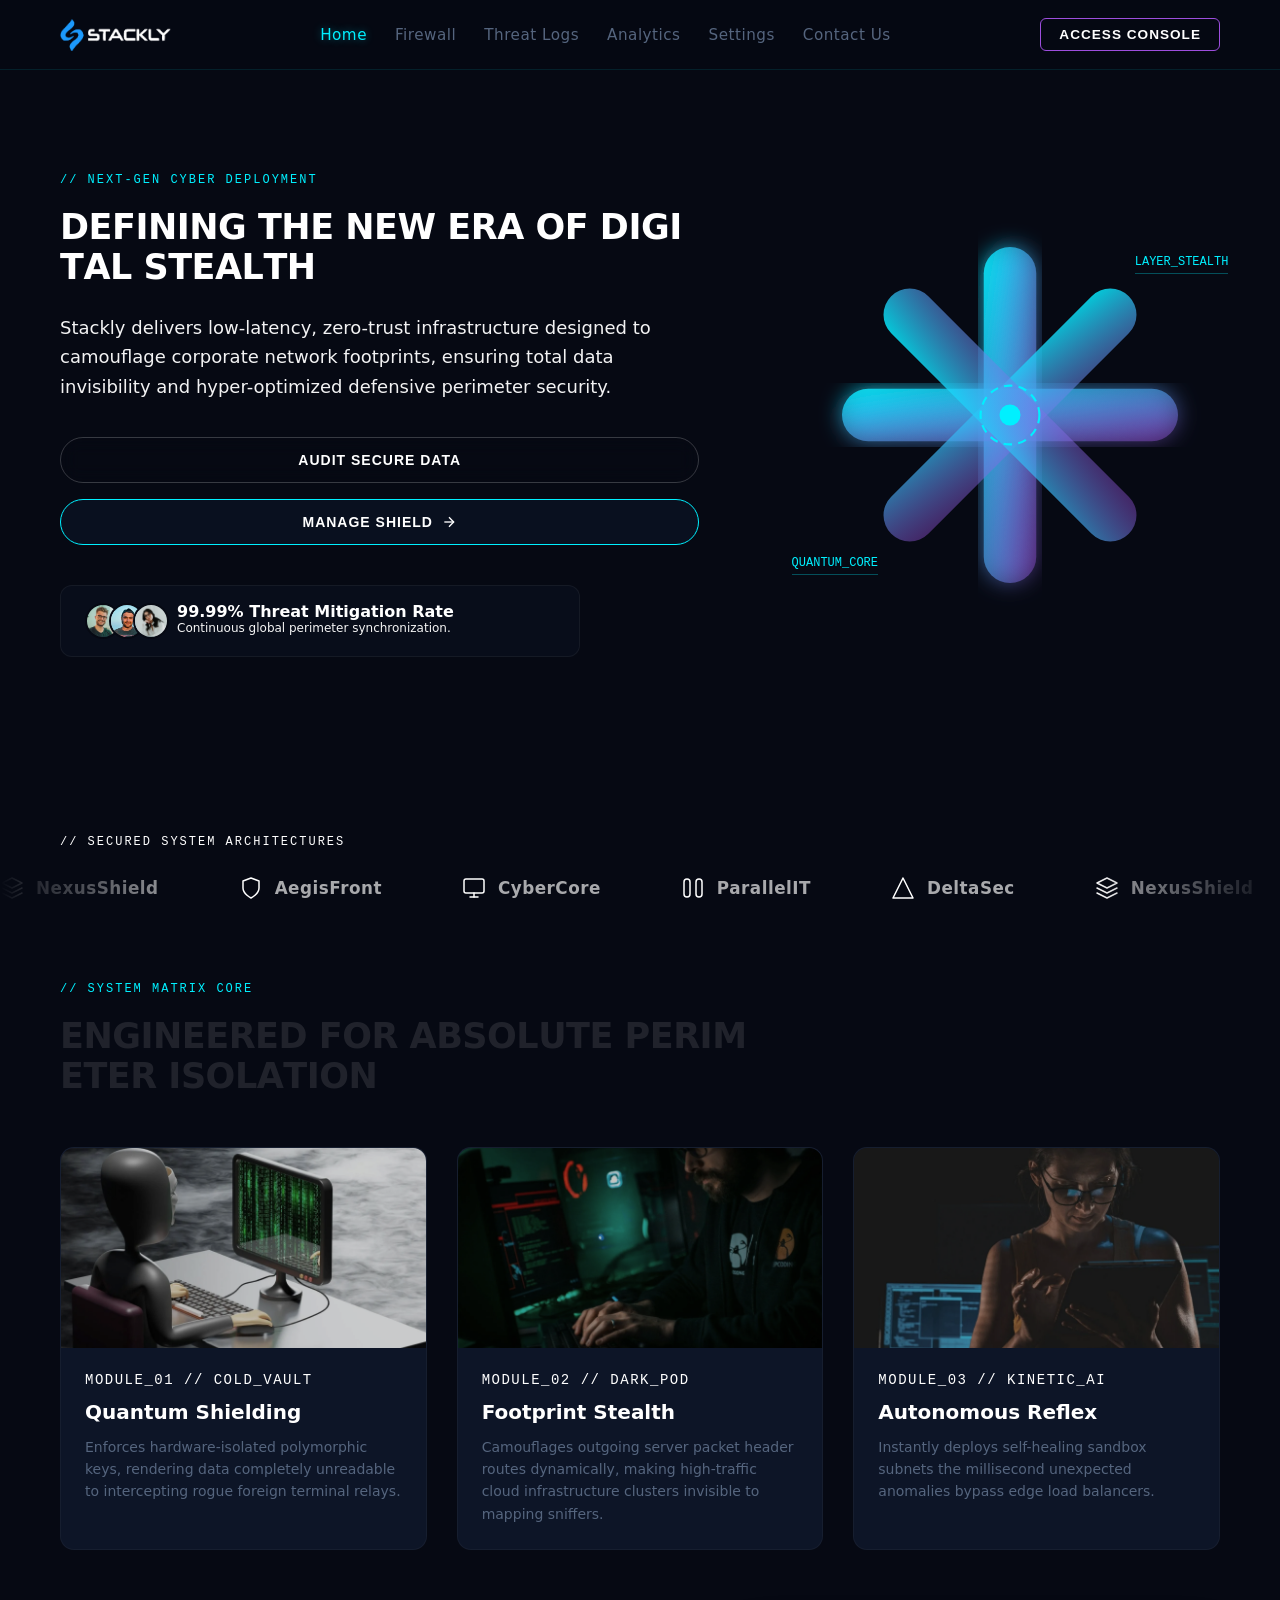
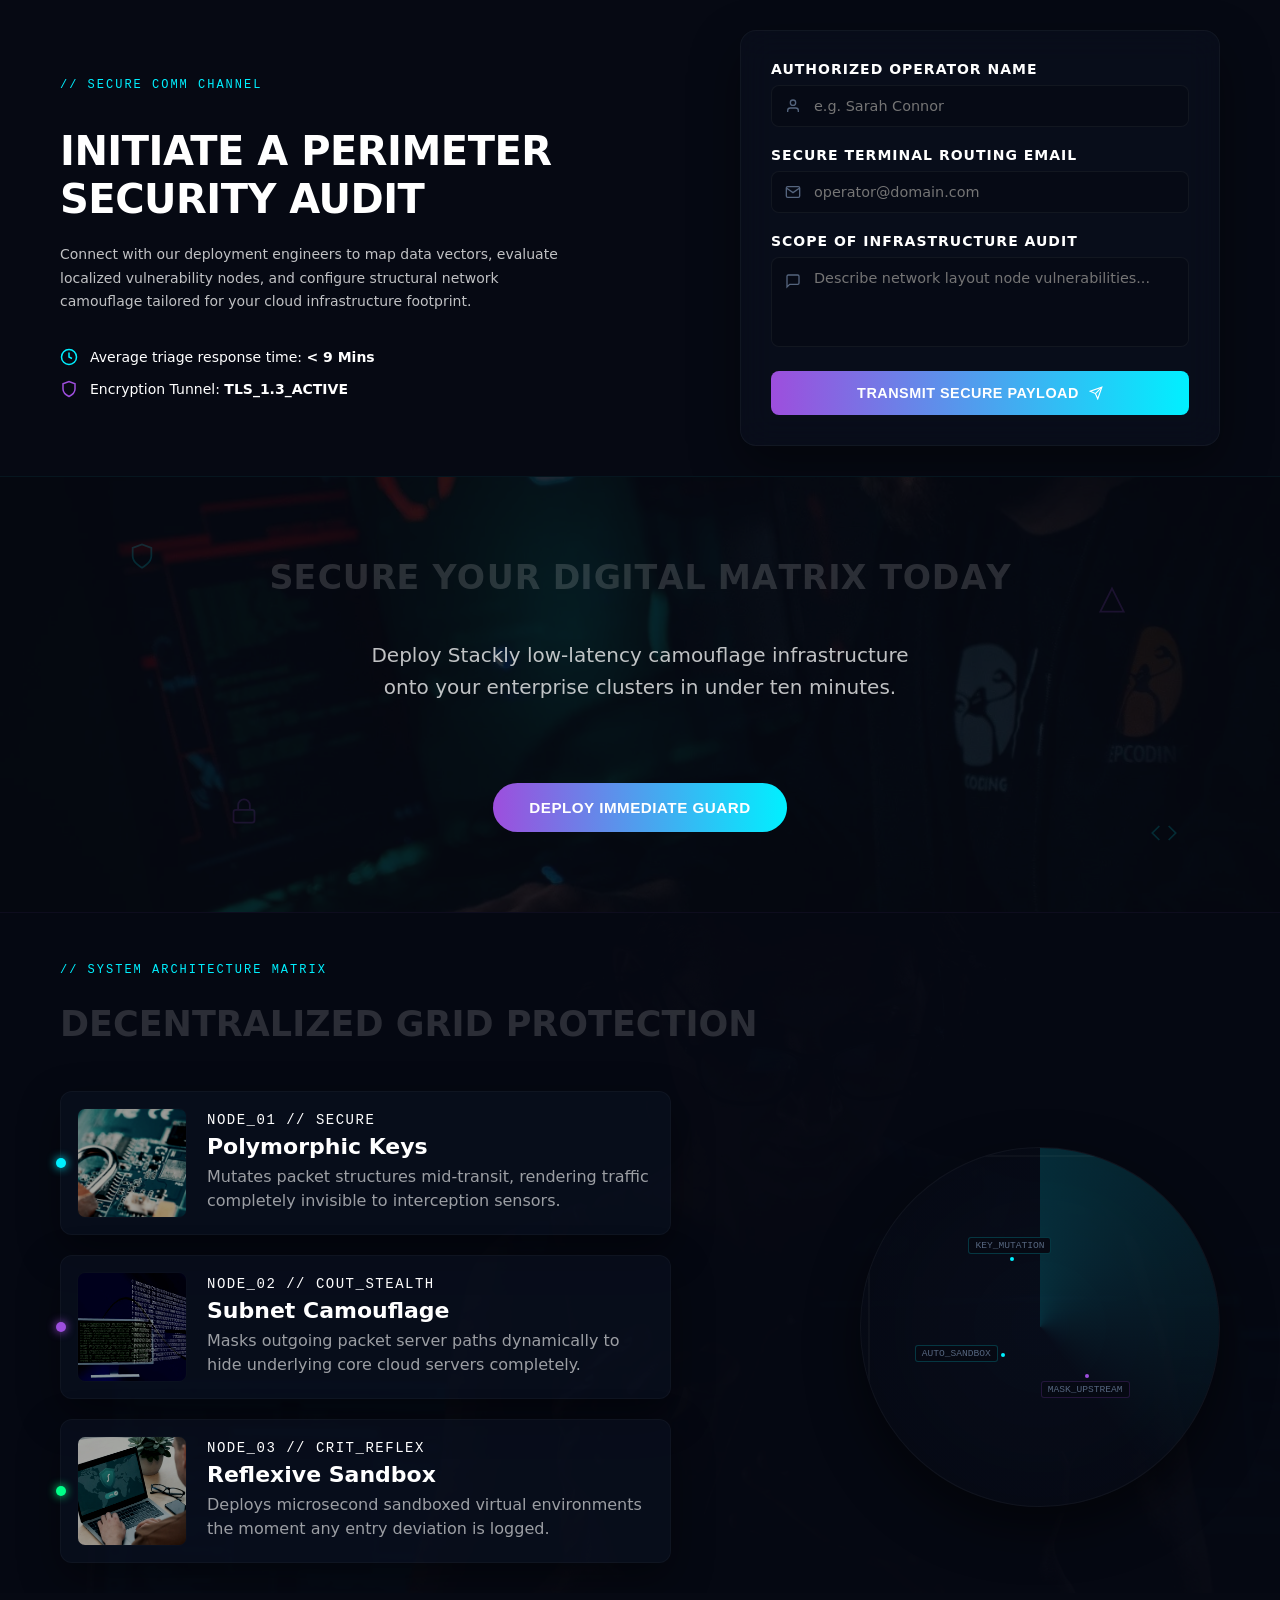
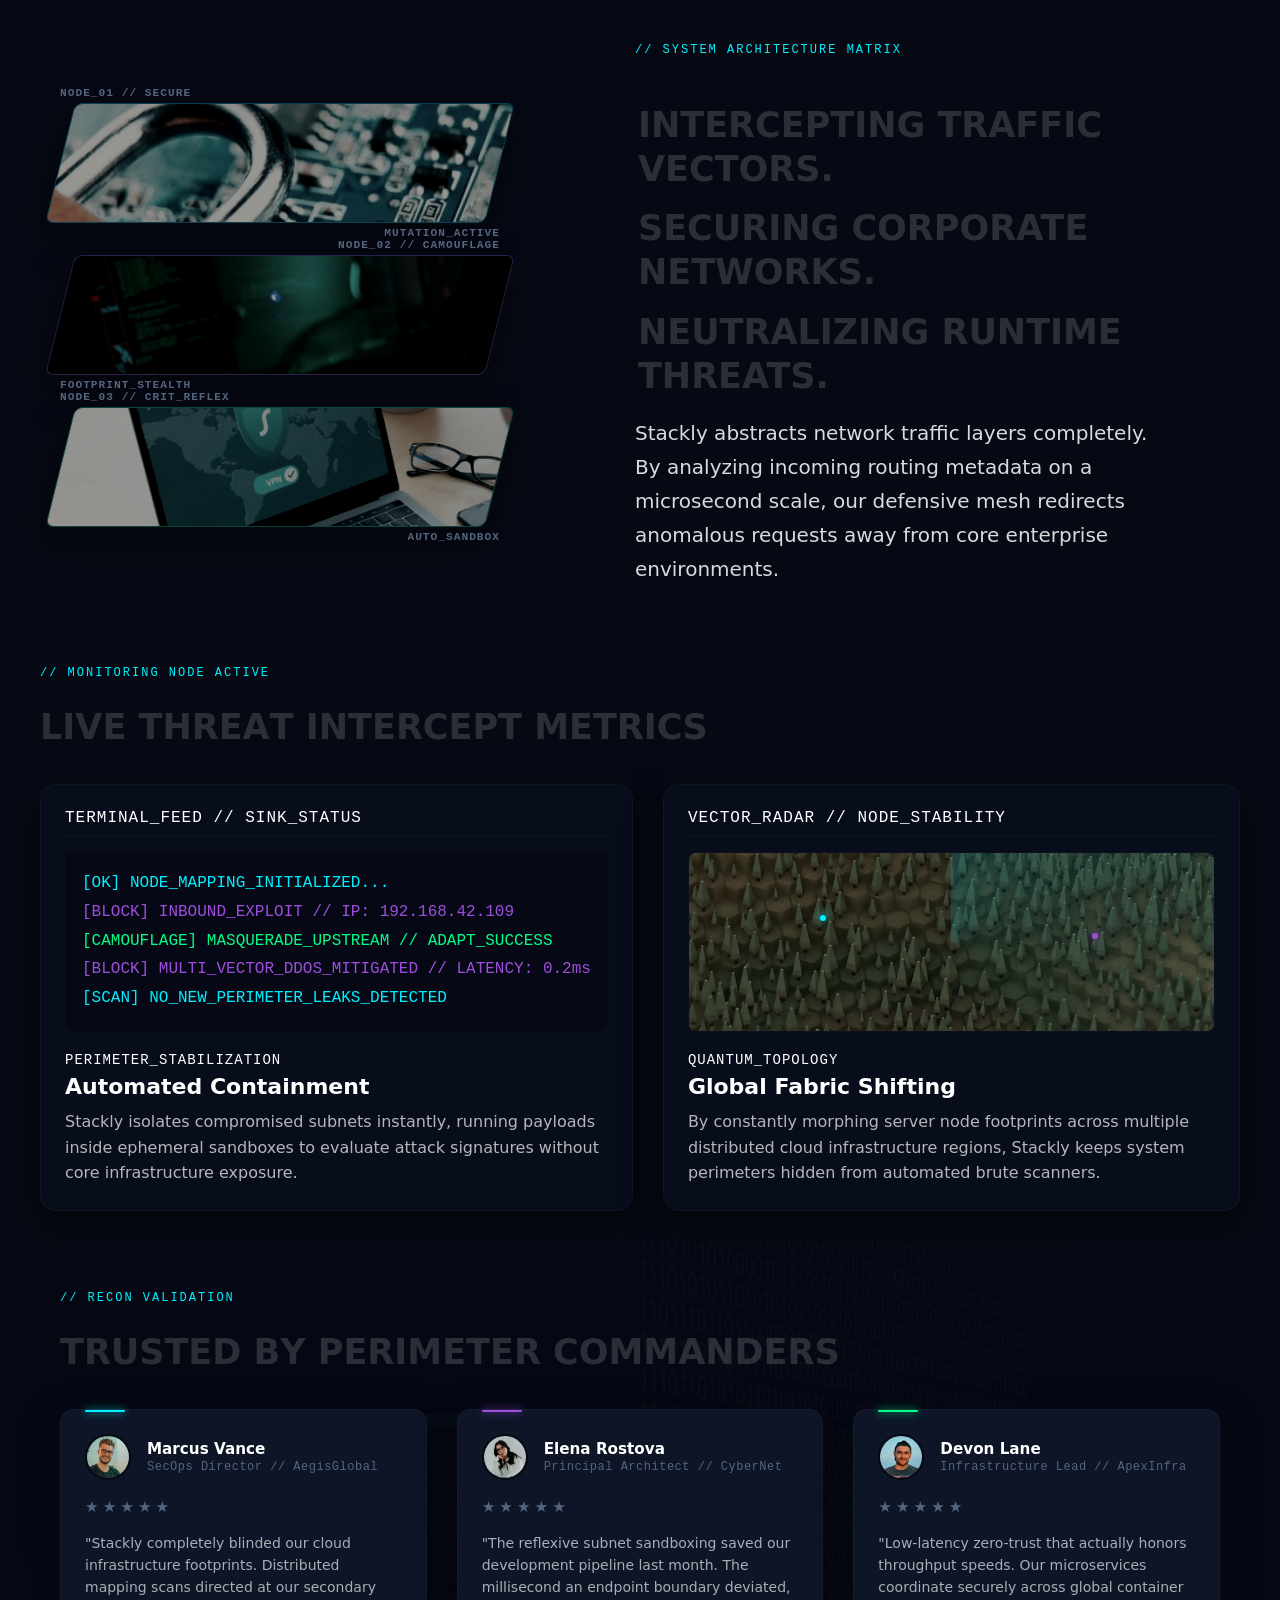
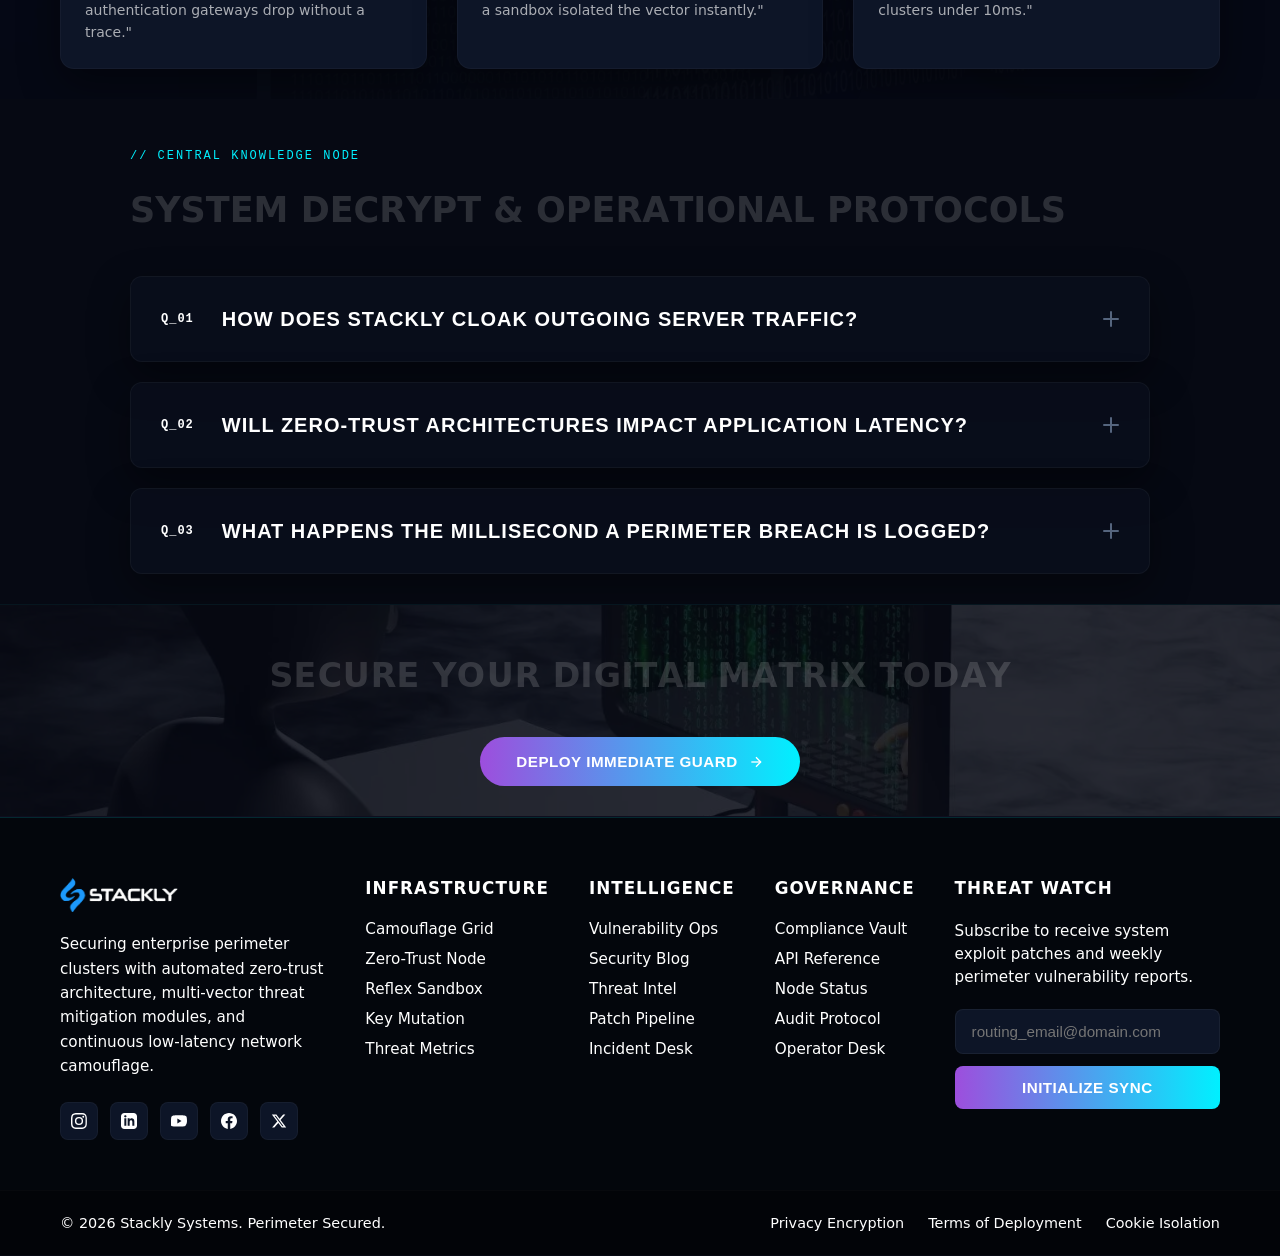
<file: index.html>
<!DOCTYPE html>
<html lang="en">
<head>
    <meta charset="UTF-8">
    <meta http-equiv="X-Frame-Options" content="DENY">
    <meta name="viewport" content="width=device-width, initial-scale=1.0">
    <title>Stackly - Cyber Protection</title>
    <!-- Link External Stylesheet -->
    <link rel="stylesheet" href="style.css">
</head>
<body>

    <!-- CREATIVE PRELOADER LAYER -->
    <div id="preloader">
        <div class="cyber-anim-container">
            <!-- Outer spinning dashed track -->
            <div class="orbital-ring"></div>
            <!-- Inner reverse spinning track -->
            <div class="orbital-ring-inner"></div>
            <!-- Vector Shield Icon -->
            <svg class="svg-shield-icon" viewBox="0 0 24 24" xmlns="http://w3.org">
                <path d="M12 22s8-4 8-10V5l-8-3-8 3v7c0 6 8 10 8 10z" stroke-linecap="round" stroke-linejoin="round"/>
            </svg>
        </div>
        <!-- Branded Preloader Heading -->
        <div class="loader-title">Stackly</div>
        <div class="loader-status">Initializing Firewall</div>
        <div class="progress-timeline">
            <div class="progress-fill"></div>
        </div>
    </div>

    <!-- MAIN UI PAGE (Hidden initially) -->
    

    <!-- Link External JavaScript Logic -->
    <script> document.addEventListener("DOMContentLoaded", () => {
    const preloader = document.getElementById("preloader");
    const appContent = document.getElementById("appContent");
    const actionBtn = document.getElementById("actionBtn");

    // Clear and handle the 2-second loading time handover
    setTimeout(() => {
        if (preloader) {
            preloader.classList.add("loaded");
        }
        if (appContent) {
            appContent.classList.add("visible");
        }
    }, 2000); 

    if (actionBtn) {
        actionBtn.addEventListener("click", () => {
            alert("Stackly Security Protocols updated successfully!");
        });
    }
});
</script>

<header class="main-header">
    <div class="header-container">
        <!-- Brand Logo Container (Tied to JS Window Reload Engine) -->
        <div class="logo-wrapper" id="brandLogoBtn" title="Refresh Dashboard">
            <img src="./assests/automotive logo.webp" alt="Stackly Logo" class="brand-img">
        </div>

        <!-- Centralized App Menu Navigation Links (Now with Contact Us) -->
        <nav class="nav-menu" id="navigationDrawer">
            <a href="index.html" class="nav-link active">Home</a>
            <a href="firewall.html" class="nav-link">Firewall</a>
            <a href="logs.html" class="nav-link">Threat Logs</a>
            <a href="analytics.html" class="nav-link">Analytics</a>
            <a href="settings.html" class="nav-link">Settings</a>
            <a href="contact.html" class="nav-link">Contact Us</a>
        </nav>

        <!-- Authorization Action Controls Corner -->
        <div class="auth-wrapper">
        <button class="auth-btn" onclick="window.location.href='login.html'">
    Access Console
</button>
        </div>

        <!-- Adaptive Mobile Hamburger Icon Trigger -->
        <button class="hamburger-menu" id="hamburgerToggle" aria-label="Toggle Navigation">
            <span class="bar"></span>
            <span class="bar"></span>
            <span class="bar"></span>
        </button>
    </div>
</header>

<!-- Overlay background asset used to execute backdrop blur behind the open mobile nav menu -->
<div class="blur-backdrop" id="screenOverlay"></div>

<script>
    document.addEventListener("DOMContentLoaded", () => {
    const brandLogoBtn = document.getElementById("brandLogoBtn");
    const hamburgerToggle = document.getElementById("hamburgerToggle");
    const screenOverlay = document.getElementById("screenOverlay");
    const navLinks = document.querySelectorAll(".nav-link");

    // 1. Core Page Refresh Bind tied to Brand Image element clicks
    if (brandLogoBtn) {
        brandLogoBtn.addEventListener("click", () => {
            window.location.reload();
        });
    }

    // 2. Responsive Mobile Navigation Menu & Blurring Layer Toggle Control
    function toggleMobileMenu() {
        document.body.classList.toggle("menu-open");
    }

    if (hamburgerToggle) {
        hamburgerToggle.addEventListener("click", toggleMobileMenu);
    }

    // Collapse drawer panel if a user clicks outside the menu boundaries onto the blurred viewport backdrop
    if (screenOverlay) {
        screenOverlay.addEventListener("click", toggleMobileMenu);
    }

    // Auto-collapse mobile navigation dropdown drawer seamlessly when items are selected
    navLinks.forEach(link => {
        link.addEventListener("click", () => {
            document.body.classList.remove("menu-open");
            
            // Clean active track classes variables 
            navLinks.forEach(item => item.classList.remove("active"));
            link.classList.add("active");
        });
    });
});

</script>

<section class="hero-section" id="home">
    <div class="hero-container">
        
        <!-- Left Column: Content & Metrics -->
        <div class="hero-content">
            <div class="cyber-badge">// NEXT-GEN CYBER DEPLOYMENT</div>
            
            <!-- Target heading container for character split animation -->
            <h1 class="scroll-trigger-title" id="autoTypeTitle">
                Defining the new era of digital stealth
            </h1>
            
            <p class="hero-description">
                Stackly delivers low-latency, zero-trust infrastructure designed to camouflage corporate network footprints, ensuring total data invisibility and hyper-optimized defensive perimeter security.
            </p>
            
            <!-- Isolated button row configuration -->
            <div class="cta-group">
               <button class="cta-btn primary-cta" type="button" onclick="window.location.href='404.html';">
    Audit Secure Data
</button>

<button class="cta-btn secondary-cta" type="button" onclick="window.location.href='404.html';">
    <span>Manage Shield</span>
    <svg class="btn-arrow" viewBox="0 0 24 24" fill="none" stroke="currentColor" stroke-width="2">
        <line x1="5" y1="12" x2="19" y2="12"></line>
        <polyline points="12 5 19 12 12 19"></polyline>
    </svg>
</button>
            </div>
            
            <!-- Real User Avatar Image Grid with Sliding Text Loop -->
            <div class="social-validation">
                <div class="avatar-stack">
                    <img src="./assests/aris.webp" alt="Active Operator 1" class="avatar-img">
                    <img src="./assests/devon mill.webp" alt="Active Operator 2" class="avatar-img">
                    <img src="./assests/rose.webp" alt="Active Operator 3" class="avatar-img">
                </div>
                <div class="validation-text-carousel" id="carouselText">
                    <div class="slide active"><strong>800+ Enterprise Networks Securing Assets</strong><span>Daily active threat monitoring updates via Stackly.</span></div>
                    <div class="slide"><strong>99.99% Threat Mitigation Rate</strong><span>Continuous global perimeter synchronization.</span></div>
                    <div class="slide"><strong>24/7 Quantum Firewall Active</strong><span>Isolating backend vulnerabilities instantly.</span></div>
                </div>
            </div>
        </div>

        <!-- Right Column: Multi-Axis Fluid Geometric Mesh -->
        <div class="hero-visual">
            <div class="vector-quantum-core">
                <svg class="quantum-svg" viewBox="0 0 400 400" xmlns="http://w3.org">
                    <defs>
                        <linearGradient id="cyberGlow" x1="0%" y1="0%" x2="100%" y2="100%">
                            <stop offset="0%" stop-color="#00f0ff" stop-opacity="0.85"/>
                            <stop offset="100%" stop-color="#9d4edd" stop-opacity="0.4"/>
                        </linearGradient>
                        <filter id="neonBlur">
                            <feGaussianBlur stdDeviation="10" result="coloredBlur"/>
                            <feMerge>
                                <feMergeNode in="coloredBlur"/>
                                <feMergeNode in="SourceGraphic"/>
                            </feMerge>
                        </filter>
                    </defs>
                    <g class="rotating-cluster">
                        <!-- Structural geometric beams overlapping to frame 3D dimensions -->
                        <rect x="175" y="40" width="50" height="320" rx="25" fill="url(#cyberGlow)" filter="url(#neonBlur)" />
                        <rect x="40" y="175" width="320" height="50" rx="25" fill="url(#cyberGlow)" filter="url(#neonBlur)" />
                        <rect x="175" y="40" width="50" height="320" rx="25" fill="url(#cyberGlow)" transform="rotate(45 200 200)" />
                        <rect x="175" y="40" width="50" height="320" rx="25" fill="url(#cyberGlow)" transform="rotate(-45 200 200)" />
                        <circle cx="200" cy="200" r="28" fill="none" stroke="#00f0ff" stroke-width="2" stroke-dasharray="8, 6" />
                        <circle cx="200" cy="200" r="10" fill="#00f0ff" />
                    </g>
                </svg>
                <div class="hud-pointer top-right"><span> LAYER_STEALTH</span></div>
                <div class="hud-pointer bottom-left"><span> QUANTUM_CORE</span></div>
            </div>
        </div>

    </div>
</section>

<style>
    :root {
    --bg-deep: #060913;
    --neon-cyan: #00f0ff;
    --neon-purple: #9d4edd;
    --text-bright: #ffffff;
    --text-dim: #64748b;
}

/* ==========================================
   FLUID HERO RESPONSIVE CONTAINER DESIGN
========================================== */
.hero-section {
    width: 100%;
    display: flex;
    align-items: center;
    box-sizing: border-box;
    padding: 110px 0;
    background-color: var(--bg-deep);
    position: relative;
}

.hero-container {
    max-width: 1240px;
    width: 100%;
    margin: 0 auto;
    padding: 0 40px;
    display: grid;
    grid-template-columns: 1.15fr 0.85fr; /* Controls perfect side-by-side splitting */
    gap: 48px;
    align-items: center;
}

.hero-content {
    display: flex;
    flex-direction: column;
    align-items: flex-start;
}

.cyber-badge {
    font-family: monospace;
    color: var(--neon-cyan);
    font-size: 10px;
    letter-spacing: 2px;
    margin-bottom: 20px;
}

.scroll-trigger-title {
    font-size: 35px;
    font-weight: 800;
    line-height: 1.15;
    text-transform: uppercase;
    margin-bottom: 25px;
    letter-spacing: -0.5px;
    color: white;
}

/* Base parameters for character-by-character reveals */
.scroll-trigger-title .char {
    display: inline-block;
    opacity: 0;
    transform: translateY(8px);
    transition: opacity 0.25s ease, transform 0.25s ease;
}

.scroll-trigger-title .char.revealed {
    opacity: 1;
    transform: translateY(0);
}

.hero-description {
    font-size: 18px;
    color: white;
    line-height: 1.65;
    margin-bottom: 35px;
    opacity: 0.95;
}

/* Non-collapsing flow block button group layout handles */
.cta-group {
    display: flex;
    flex-wrap: wrap;
    align-items: center;
    gap: 16px;
    margin-bottom: 40px;
    width: 100%;
}

.cta-btn {
    padding: 14px 28px;
    border-radius: 30px;
    font-size: 14px;
    font-weight: 700;
    cursor: pointer;
    transition: all 0.3s cubic-bezier(0.2, 0.8, 0.2, 1);
    display: inline-flex;
    align-items: center;
    justify-content: center;
    gap: 8px;
    color: white;
    box-sizing: border-box;
    white-space: nowrap;
}

.primary-cta {
    background: transparent;
    border: 1px solid rgba(255, 255, 255, 0.2);
    backdrop-filter: blur(10px);
}

.primary-cta:hover {
    background-color: var(--text-bright);
    color: var(--bg-deep) !important;
    transform: translateY(-3px);
    box-shadow: 0 10px 20px rgba(255, 255, 255, 0.15);
}

.secondary-cta {
    background: rgba(13, 21, 39, 0.6);
    border: 1px solid var(--neon-cyan);
}

.secondary-cta:hover {
    background: linear-gradient(90deg, var(--neon-purple), var(--neon-cyan));
    border-color: transparent;
    transform: translateY(-3px);
    box-shadow: 0 10px 25px rgba(0, 240, 255, 0.3);
}

.btn-arrow {
    width: 16px;
    height: 16px;
    transition: transform 0.3s ease;
}

.secondary-cta:hover .btn-arrow {
    transform: translateX(4px);
}

/* ==========================================
   USER SOCIAL PROFILES & SLIDER CAROUSEL
========================================== */
.social-validation {
    display: flex;
    align-items: center;
    gap: 20px;
    background-color: rgba(13, 21, 39, 0.4);
    border: 1px solid rgba(255, 255, 255, 0.05);
    padding: 16px 24px;
    border-radius: 12px;
    width: 100%;
    max-width: 520px;
    box-sizing: border-box;
}

.avatar-stack {
    display: flex;
    flex-shrink: 0;
}

.avatar-img {
    width: 36px;
    height: 36px;
    border-radius: 50%;
    border: 2px solid var(--bg-deep);
    object-fit: cover;
    margin-right: -12px;
    cursor: pointer;
    transition: transform 0.2s ease;
}

.avatar-img:hover {
    transform: scale(1.25) translateY(-3px);
    z-index: 10;
}

.validation-text-carousel {
    position: relative;
    height: 38px;
    flex: 1;
    overflow: hidden;
}

.validation-text-carousel .slide {
    position: absolute;
    top: 0;
    left: 0;
    width: 100%;
    display: flex;
    flex-direction: column;
    opacity: 0;
    transform: translateY(12px);
    transition: opacity 0.4s ease, transform 0.4s ease;
}

.validation-text-carousel .slide.active {
    opacity: 1;
    transform: translateY(0);
}

.slide strong {
    font-size: 16px;
    color: white;
}

.slide span {
    font-size: 12px;
    color: whitesmoke;
}

/* ==========================================
   RIGHT COLUMN GEOMETRIC CORE VECTOR ASSETS
========================================== */
.hero-visual {
    display: flex;
    justify-content: flex-end;
    align-items: center;
}

.vector-quantum-core {
    position: relative;
    width: 100%;
    max-width: 420px;
    animation: floatVisual 6s ease-in-out infinite;
}

.quantum-svg {
    width: 100%;
    height: auto;
    display: block;
}

.rotating-cluster {
    transform-origin: 200px 200px;
    animation: continuousRotate 28s linear infinite;
}

.hud-pointer {
    position: absolute;
    font-family: monospace;
    font-size: 12px;
    color: var(--neon-cyan);
    border-bottom: 1px solid rgba(0, 240, 255, 0.3);
    padding-bottom: 4px;
}
.top-right { top: 12%; right: -2%; }
.bottom-left { bottom: 12%; left: -2%; }

/* Core Infinite Keyframes */
@keyframes continuousRotate { 0% { transform: rotate(0deg); } 100% { transform: rotate(360deg); } }
@keyframes floatVisual { 0%, 100% { transform: translateY(0px); } 50% { transform: translateY(-12px); } }

/* ==========================================
   ADAPTIVE BREAKPOINTS (PREVENTS OVERLAPS)
========================================== */
@media (max-width: 992px) {
    .hero-container {
        grid-template-columns: 1fr; /* Switch to clean vertical list stack layout */
        padding: 0 24px;
        gap: 50px;
    }
    .hero-content {
        align-items: center;
        text-align: center;
    }
    .scroll-trigger-title { font-size: 32px; }
    .cta-group { justify-content: center; }
    .social-validation { justify-content: center; }
    .hero-visual { justify-content: center; width: 100%; }
}

@media (max-width: 480px) {
    .hero-container { padding: 0 16px; }
    .scroll-trigger-title { font-size: 2.2rem; }
    .cta-group { flex-direction: column; }
    .cta-btn { width: 100%; }
    .social-validation { flex-direction: column; gap: 12px; padding: 16px; }
    .validation-text-carousel { height: 42px; text-align: center; }
    .validation-text-carousel .slide { align-items: center; }
}

</style>

<script>
    document.addEventListener("DOMContentLoaded", () => {
    const autoTitle = document.getElementById("autoTypeTitle");
    const carouselContainer = document.getElementById("carouselText");

    // 1. Fixed Character Split String Generator Engine
    if (autoTitle) {
        const titleText = autoTitle.textContent.trim();
        autoTitle.textContent = ""; // Safely erase layout context

        const letterSpans = titleText.split("").map(char => {
            const span = document.createElement("span");
            span.className = "char";
            span.innerHTML = char === " " ? "&nbsp;" : char;
            autoTitle.appendChild(span);
            return span;
        });

        // Loop arrays and inject visual delay timings sequentially
        letterSpans.forEach((spanElement, sequentialIndex) => {
            setTimeout(() => {
                spanElement.classList.add("revealed");
            }, 25 * sequentialIndex); // Typing animation rate parameter
        });
    }

    // 2. Social Validation Panel 2-Second Slider Loop
    if (carouselContainer) {
        const slides = carouselContainer.querySelectorAll(".slide");
        let activeSlideIndex = 0;

        setInterval(() => {
            slides[activeSlideIndex].classList.remove("active");
            activeSlideIndex = (activeSlideIndex + 1) % slides.length;
            slides[activeSlideIndex].classList.add("active");
        }, 2000); // 2000 milliseconds handover window
    }
});

</script>

<section class="brand-carousel-section">
    <div class="brand-section-header">
        <span class="header-indicator">// SECURED SYSTEM ARCHITECTURES</span>
    </div>
    
    <!-- Infinite Horizontal Marquee Window -->
    <div class="marquee-viewport">
        <div class="marquee-track">
            
            <!-- Original Set of Vector Brand Elements -->
            <div class="brand-node">
                <svg viewBox="0 0 24 24" class="brand-svg"><path d="M12 2L2 7l10 5 10-5-10-5zM2 17l10 5 10-5M2 12l10 5 10-5"/></svg>
                <span class="brand-name">NexusShield</span>
            </div>
            <div class="brand-node">
                <svg viewBox="0 0 24 24" class="brand-svg"><path d="M12 22s8-4 8-10V5l-8-3-8 3v7c0 6 8 10 8 10z"/></svg>
                <span class="brand-name">AegisFront</span>
            </div>
            <div class="brand-node">
                <svg viewBox="0 0 24 24" class="brand-svg"><rect x="2" y="3" width="20" height="14" rx="2" ry="2"></rect><line x1="8" y1="21" x2="16" y2="21"></line><line x1="12" y1="17" x2="12" y2="21"></line></svg>
                <span class="brand-name">CyberCore</span>
            </div>
            <div class="brand-node">
                <svg viewBox="0 0 24 24" class="brand-svg"><path d="M18 3a3 3 0 0 0-3 3v12a3 3 0 0 0 3 3 3 3 0 0 0 3-3V6a3 3 0 0 0-3-3zM6 3a3 3 0 0 0-3 3v12a3 3 0 0 0 3 3 3 3 0 0 0 3-3V6a3 3 0 0 0-3-3z"/></svg>
                <span class="brand-name">ParallelIT</span>
            </div>
            <div class="brand-node">
                <svg viewBox="0 0 24 24" class="brand-svg"><polygon points="12 2 2 22 22 22"></polygon></svg>
                <span class="brand-name">DeltaSec</span>
            </div>

            <!-- Identical Cloned Set to ensure an uninterrupted visual looping point -->
            <div class="brand-node">
                <svg viewBox="0 0 24 24" class="brand-svg"><path d="M12 2L2 7l10 5 10-5-10-5zM2 17l10 5 10-5M2 12l10 5 10-5"/></svg>
                <span class="brand-name">NexusShield</span>
            </div>
            <div class="brand-node">
                <svg viewBox="0 0 24 24" class="brand-svg"><path d="M12 22s8-4 8-10V5l-8-3-8 3v7c0 6 8 10 8 10z"/></svg>
                <span class="brand-name">AegisFront</span>
            </div>
            <div class="brand-node">
                <svg viewBox="0 0 24 24" class="brand-svg"><rect x="2" y="3" width="20" height="14" rx="2" ry="2"></rect><line x1="8" y1="21" x2="16" y2="21"></line><line x1="12" y1="17" x2="12" y2="21"></line></svg>
                <span class="brand-name">CyberCore</span>
            </div>
            <div class="brand-node">
                <svg viewBox="0 0 24 24" class="brand-svg"><path d="M18 3a3 3 0 0 0-3 3v12a3 3 0 0 0 3 3 3 3 0 0 0 3-3V6a3 3 0 0 0-3-3zM6 3a3 3 0 0 0-3 3v12a3 3 0 0 0 3 3 3 3 0 0 0 3-3V6a3 3 0 0 0-3-3z"/></svg>
                <span class="brand-name">ParallelIT</span>
            </div>
            <div class="brand-node">
                <svg viewBox="0 0 24 24" class="brand-svg"><polygon points="12 2 2 22 22 22"></polygon></svg>
                <span class="brand-name">DeltaSec</span>
            </div>

        </div>
    </div>
</section>

<style>
    :root {
    --bg-deep: #060913;
    --neon-cyan: #00f0ff;
    --neon-purple: #9d4edd;
    --text-bright: #ffffff;
    --text-dim: #64748b;
}

/* ==========================================
   INFINITE BRAND CAROUSEL LOOK & FEEL
========================================== */
.brand-carousel-section {
    width: 100%;
    display: block;          /* Natural vertical flow to avoid overlays */
    padding-top: 0px;        /* Forced 0px top padding layout */
    padding-bottom: 20px;    /* Forced 20px bottom padding layout */
    background-color: var(--bg-deep);
    overflow: hidden;
    box-sizing: border-box;
}

.brand-section-header {
    max-width: 1240px;
    margin: 0 auto;
    padding: 0 40px 15px 40px;
    text-align: left;
}

.header-indicator {
    font-family: monospace;
    font-size: 12px;
    color: white;
    letter-spacing: 2px;
}

/* Linear Clipping viewport masks out harsh side edges */
.marquee-viewport {
    width: 100%;
    overflow: hidden;
    white-space: nowrap;
    position: relative;
    display: flex;
    /* Soft linear mask gradients fade items out at the viewport limits */
    mask-image: linear-gradient(to right, transparent, #000 15%, #000 85%, transparent);
    -webkit-mask-image: linear-gradient(to right, transparent, #000 15%, #000 85%, transparent);
    padding: 12px 0;
}

/* Infinite Horizontal Streaming Wrapper */
.marquee-track {
    display: inline-flex;
    align-items: center;
    gap: 80px; /* Spacing separation index between icon blocks */
    padding-right: 80px;
    animation: streamMarquee 25s linear infinite;
    will-change: transform;
}

/* Pause the looping timeline safely when a user hovers over the marquee track */
.marquee-viewport:hover .marquee-track {
    animation-play-state: paused;
}

/* Individual Interactive Item Cards */
.brand-node {
    display: inline-flex;
    align-items: center;
    gap: 12px;
    cursor: pointer;
    transition: transform 0.3s cubic-bezier(0.2, 0.8, 0.2, 1);
}

/* Forced Crisp White Vector Assets */
.brand-svg {
    width: 24px;
    height: 24px;
    fill: none;
    stroke: var(--text-bright); /* Forced white path color */
    stroke-width: 1.5;
    stroke-linecap: round;
    stroke-linejoin: round;
    transition: stroke 0.3s ease, filter 0.3s ease;
    will-change: filter;
}

/* Forced Crisp White Text Labels */
.brand-name {
    font-size: 1.05rem;
    font-weight: 600;
    color: white; /* Forced white typography */
    letter-spacing: 0.5px;
    opacity: 0.65;
    transition: opacity 0.3s ease, color 0.3s ease, text-shadow 0.3s ease;
}

/* ==========================================
   NEON INTERACTIVE HOVER GLOW CONFIG
========================================== */
.brand-node:hover {
    transform: scale(1.05);
}

/* Cyan glow effect for odd elements */
.brand-node:hover .brand-svg {
    stroke: var(--neon-cyan);
    filter: drop-shadow(0 0 8px rgba(0, 240, 255, 0.85));
}

.brand-node:hover .brand-name {
    color: var(--neon-cyan);
    opacity: 1;
    text-shadow: 0 0 8px rgba(0, 240, 255, 0.4);
}

/* Alternating Purple glow effect for even elements */
.brand-node:nth-child(even):hover .brand-svg {
    stroke: var(--neon-purple);
    filter: drop-shadow(0 0 8px rgba(157, 78, 221, 0.85));
}

.brand-node:nth-child(even):hover .brand-name {
    color: var(--neon-purple);
    opacity: 1;
    text-shadow: 0 0 8px rgba(157, 78, 221, 0.4);
}

/* ==========================================
   HARDWARE PERFORMANCE ANIMATION LOOPS
========================================== */
@keyframes streamMarquee {
    0% {
        transform: translate3d(0, 0, 0);
    }
    100% {
        /* Translates exactly halfway across to achieve seamless handover looping points */
        transform: translate3d(-50%, 0, 0);
    }
}

/* ==========================================
   RESPONSIVE DESIGN VIEWPORTS
========================================== */
@media (max-width: 992px) {
    .brand-section-header {
        padding: 0 24px 12px 24px;
    }
    .marquee-track {
        gap: 60px;
        padding-right: 60px;
    }
}

@media (max-width: 480px) {
    .brand-section-header {
        padding: 0 16px 10px 16px;
    }
    .marquee-track {
        gap: 45px;
        padding-right: 45px;
        animation-duration: 20s; /* Loops slightly quicker on small screens for dynamic feel */
    }
    .brand-name {
        font-size: 0.95rem;
    }
    .brand-svg {
        width: 20px;
        height: 20px;
    }
}

</style>

<section class="features-section" id="firewall">
    <div class="features-container">
        
        <div class="features-header">
            <div class="cyber-badge">// SYSTEM MATRIX CORE</div>
            <!-- This title triggers character-by-character purely on viewport scroll -->
            <h2 class="scroll-reveal-title" id="scrollFeatureTitle">
                Engineered for absolute perimeter isolation
            </h2>
        </div>

        <!-- 3-Column Adaptive Grid System -->
        <div class="features-grid" id="cascadeGrid">
            
            <!-- Card 1 -->
            <div class="feature-card animate-on-scroll">
                <div class="card-glow-layer"></div>
                <div class="card-image-wrapper">
                    <img src="./assests/quantum.webp" alt="Quantum Encryption Matrix" class="feature-img">
                </div>
                <div class="card-content">
                    <div class="card-meta">MODULE_01 // COLD_VAULT</div>
                    <h3>Quantum Shielding</h3>
                    <p>Enforces hardware-isolated polymorphic keys, rendering data completely unreadable to intercepting rogue foreign terminal relays.</p>
                </div>
            </div>

            <!-- Card 2 -->
            <div class="feature-card animate-on-scroll">
                <div class="card-glow-layer"></div>
                <div class="card-image-wrapper">
                    <img src="./assests/footprint.webp" alt="Network Invisibility Map" class="feature-img">
                </div>
                <div class="card-content">
                    <div class="card-meta">MODULE_02 // DARK_POD</div>
                    <h3>Footprint Stealth</h3>
                    <p>Camouflages outgoing server packet header routes dynamically, making high-traffic cloud infrastructure clusters invisible to mapping sniffers.</p>
                </div>
            </div>

            <!-- Card 3 -->
            <div class="feature-card animate-on-scroll">
                <div class="card-glow-layer"></div>
                <div class="card-image-wrapper">
                    <img src="./assests/autonomus.webp" alt="Live Threat Mitigation Analytics" class="feature-img">
                </div>
                <div class="card-content">
                    <div class="card-meta">MODULE_03 // KINETIC_AI</div>
                    <h3>Autonomous Reflex</h3>
                    <p>Instantly deploys self-healing sandbox subnets the millisecond unexpected anomalies bypass edge load balancers.</p>
                </div>
            </div>

        </div>
    </div>
</section>


<style>
    :root {
    --bg-deep: #060913;
    --bg-surface: #0d1527;
    --neon-cyan: #00f0ff;
    --neon-purple: #9d4edd;
    --text-bright: #ffffff;
    --text-dim: #64748b;
}

/* ==========================================
   ISOLATED FEATURES DESIGN BLOCK
========================================== */
.features-section {
    width: 100%;
    display: block;
    padding-top: 50px;       /* Explicitly restricted top padding constraint */
    padding-bottom: 30px;    /* Explicitly restricted bottom padding footprint */
    background-color: var(--bg-deep);
    box-sizing: border-box;
}

.features-container {
    max-width: 1240px;
    width: 100%;
    margin: 0 auto;
    padding: 0 40px;
}

.features-header {
    max-width: 700px;
    margin-bottom: 50px;
    text-align: left;
}

/* ==========================================
   SCROLL REVEAL CHARACTER TYPOGRAPHY
========================================== */
.scroll-reveal-title {
    font-size: 35px;
    font-weight: 800;
    line-height: 1.15;
    text-transform: uppercase;
    letter-spacing: -0.5px;
    color: var(--text-bright);
    margin-top: 10px;
}

/* Individual characters mapped to opacity triggers */
.scroll-reveal-title .char-node {
    display: inline-block;
    opacity: 0.1; /* Dull placeholder state before window scroll intersects */
    transition: opacity 0.15s ease, text-shadow 0.15s ease, color 0.15s ease;
}

.scroll-reveal-title .char-node.illuminated {
    opacity: 1;
    color: var(--text-bright);
    text-shadow: 0 0 12px rgba(255, 255, 255, 0.3);
}

/* ==========================================
   3-COLUMN ADAPTIVE CARD MATRIX GRID
========================================== */
.features-grid {
    display: grid;
    grid-template-columns: repeat(3, 1fr);
    gap: 30px;
    width: 100%;
}

.feature-card {
    background-color: var(--bg-surface);
    border-radius: 14px;
    border: 1px solid rgba(255, 255, 255, 0.04);
    overflow: hidden;
    position: relative;
    box-sizing: border-box;
    display: flex;
    flex-direction: column;
    
    /* Scroll entrance baseline settings (Hidden by default) */
    opacity: 0;
    transform: translateY(40px);
    transition: opacity 0.8s cubic-bezier(0.2, 0.8, 0.2, 1), transform 0.8s cubic-bezier(0.2, 0.8, 0.2, 1);
}

/* JavaScript class appends target activation parameter smoothly */
.feature-card.card-revealed {
    opacity: 1;
    transform: translateY(0);
}

/* Ambient glow container layered over background nodes */
.card-glow-layer {
    position: absolute;
    top: 0;
    left: 0;
    width: 100%;
    height: 100%;
    background: radial-gradient(800px circle at var(--x, 0px) var(--y, 0px), rgba(0, 240, 255, 0.06), transparent 40%);
    pointer-events: none;
    z-index: 3;
    opacity: 0;
    transition: opacity 0.4s ease;
}

.feature-card:hover .card-glow-layer {
    opacity: 1;
}

.card-image-wrapper {
    width: 100%;
    height: 200px;
    overflow: hidden;
    position: relative;
}

.feature-img {
    width: 100%;
    height: 100%;
    object-fit: cover;
    transition: transform 0.6s cubic-bezier(0.2, 0.8, 0.2, 1), filter 0.6s ease;
    filter: saturate(0.7) brightness(0.8);
}

.card-content {
    padding: 24px;
    display: flex;
    flex-direction: column;
    flex: 1;
    z-index: 4;
}

.card-meta {
    font-family: monospace;
    font-size: 14px;
    letter-spacing: 1.5px;
    color: white;
    margin-bottom: 12px;
    transition: color 0.3s ease;
}

.card-content h3 {
    font-size: 20px;
    font-weight: 700;
    color: white;
    margin-bottom: 12px;
    transition: color 0.3s ease, text-shadow 0.3s ease;
}

.card-content p {
    font-size: 14px;
    color: var(--text-dim);
    line-height: 1.6;
    transition: color 0.3s ease;
}

/* ==========================================
   INTERACTIVE NEON HOVER GLOW COUPLINGS
========================================== */
.feature-card:hover {
    border-color: rgba(0, 240, 255, 0.2);
    box-shadow: 0 12px 30px rgba(0, 0, 0, 0.4);
}

.feature-card:hover .feature-img {
    transform: scale(1.06);
    filter: saturate(1.1) brightness(0.95);
}

.feature-card:hover .card-meta {
    color: var(--neon-cyan);
}

.feature-card:hover h3 {
    color: var(--neon-cyan);
    text-shadow: 0 0 10px rgba(0, 240, 255, 0.4);
}

.feature-card:hover p {
    color: var(--text-bright);
}

/* Alternating theme variances for the middle structural card card elements */
.feature-card:nth-child(2):hover {
    border-color: rgba(157, 78, 221, 0.2);
}
.feature-card:nth-child(2):hover .card-meta { color: var(--neon-purple); }
.feature-card:nth-child(2):hover h3 { color: var(--neon-purple); text-shadow: 0 0 10px rgba(157, 78, 221, 0.4); }

/* ==========================================
   RESPONSIVE DESIGN ADAPTIONS
========================================== */
@media (max-width: 992px) {
    .features-grid {
        grid-template-columns: repeat(2, 1fr); /* Collapses smoothly to dual-column lists */
        gap: 24px;
    }
    .scroll-reveal-title { font-size: 2.4rem; }
    .features-container { padding: 0 24px; }
}

@media (max-width: 640px) {
    .features-grid {
        grid-template-columns: 1fr; /* Pure linear stack format for mobile phones */
    }
    .scroll-reveal-title { font-size: 1.9rem; }
    .features-container { padding: 0 16px; }
    .card-image-wrapper { height: 180px; }
}

</style>

<script>
    document.addEventListener("DOMContentLoaded", () => {
    
    // 1. SCROLL TRIGGER: Letter-by-Letter Title Animation
    const scrollTitle = document.getElementById("scrollFeatureTitle");
    if (scrollTitle) {
        const titleText = scrollTitle.textContent.trim();
        scrollTitle.textContent = "";

        const splitChars = titleText.split("").map(char => {
            const span = document.createElement("span");
            span.className = "char-node";
            span.innerHTML = char === " " ? "&nbsp;" : char;
            scrollTitle.appendChild(span);
            return span;
        });

        function handleTitleScrollReveal() {
            const boundingBox = scrollTitle.getBoundingClientRect();
            const winHeight = window.innerHeight;
            
            // Text illuminates as header crosses past the bottom 90% view toward center 35% height
            const startRevealPos = winHeight * 0.9;
            const endRevealPos = winHeight * 0.35;
            
            let revealRatio = (startRevealPos - boundingBox.top) / (startRevealPos - endRevealPos);
            revealRatio = Math.max(0, Math.min(1, revealRatio));

            const maxIndexToLight = Math.floor(revealRatio * splitChars.length);

            splitChars.forEach((charSpan, idx) => {
                if (idx < maxIndexToLight) {
                    charSpan.classList.add("illuminated");
                } else {
                    charSpan.classList.remove("illuminated");
                }
            });
        }
        window.addEventListener("scroll", handleTitleScrollReveal);
        handleTitleScrollReveal(); // Process check instantly on reload
    }

    // 2. SCROLL TRIGGER: One-by-One Grid Card Cascade Reveal
    const cascadeCards = document.querySelectorAll(".animate-on-scroll");
    
    function handleGridCascadeReveal() {
        cascadeCards.forEach((card, progressiveIdx) => {
            const cardTop = card.getBoundingClientRect().top;
            const activationBarrier = window.innerHeight * 0.88; // Triggers slightly before it enters layout viewports

            if (cardTop < activationBarrier) {
                // Instantly checks if element is unrevealed, then initiates delayed cascading index shifts
                if (!card.classList.contains("card-revealed")) {
                    setTimeout(() => {
                        card.classList.add("card-revealed");
                    }, progressiveIdx * 120); // 120ms staging layout lag offset per element card
                }
            }
        });
    }
    window.addEventListener("scroll", handleGridCascadeReveal);
    handleGridCascadeReveal();

    // 3. INTERACTIVE EFFECT: Dynamic Mouse Laser Pointer Tracker over Cards
    const targetCards = document.querySelectorAll(".feature-card");
    targetCards.forEach(card => {
        card.addEventListener("mousemove", (event) => {
            const rect = card.getBoundingClientRect();
            const cursorX = event.clientX - rect.left;
            const cursorY = event.clientY - rect.top;
            
            // Shifts mathematical parameter handles directly within the scoped element card node
            card.style.setProperty("--x", `${cursorX}px`);
            card.style.setProperty("--y", `${cursorY}px`);
        });
    });
});

</script>

<section class="contact-section" id="contact">
    <!-- Ambient image background backdrop layer -->
   

    <div class="contact-container">
        
        <!-- Left Column: Contextual System Status Details -->
        <div class="contact-info-panel">
            <div class="cyber-badge">// SECURE COMM CHANNEL</div>
            <h2 class="contact-main-title">Initiate a perimeter security audit</h2>
            <p class="contact-subtitle">
                Connect with our deployment engineers to map data vectors, evaluate localized vulnerability nodes, and configure structural network camouflage tailored for your cloud infrastructure footprint.
            </p>
            
            <div class="contact-status-tracker">
                <div class="status-row">
                    <svg viewBox="0 0 24 24" class="status-svg"><circle cx="12" cy="12" r="10"></circle><polyline points="12 6 12 12 16 14"></polyline></svg>
                    <span>Average triage response time: <strong>&lt; 9 Mins</strong></span>
                </div>
                <div class="status-row">
                    <svg viewBox="0 0 24 24" class="status-svg"><path d="M12 22s8-4 8-10V5l-8-3-8 3v7c0 6 8 10 8 10z"></path></svg>
                    <span>Encryption Tunnel: <strong>TLS_1.3_ACTIVE</strong></span>
                </div>
            </div>
        </div>

        <!-- Right Column: Glassmorphic Validation Input Card -->
        <div class="contact-form-panel">
            <div class="glass-form-card">
                <form id="stacklyAuditForm" novalidate>
                    
                    <div class="form-input-group">
                        <label for="auditName">Authorized Operator Name</label>
                        <div class="field-wrapper">
                            <svg viewBox="0 0 24 24" class="input-icon"><path d="M20 21v-2a4 4 0 0 0-4-4H8a4 4 0 0 0-4 4v2"></path><circle cx="12" cy="7" r="4"></circle></svg>
                            <input type="text" id="auditName" placeholder="e.g. Sarah Connor" autocomplete="off">
                        </div>
                    </div>

                    <div class="form-input-group">
                        <label for="auditEmail">Secure Terminal Routing Email</label>
                        <div class="field-wrapper">
                            <svg viewBox="0 0 24 24" class="input-icon"><path d="M4 4h16c1.1 0 2 .9 2 2v12c0 1.1-.9 2-2 2H4c-1.1 0-2-.9-2-2V6c0-1.1.9-2 2-2z"></path><polyline points="22,6 12,13 2,6"></polyline></svg>
                            <input type="email" id="auditEmail" placeholder="operator@domain.com" autocomplete="off">
                        </div>
                    </div>

                    <div class="form-input-group">
                        <label for="auditMessage">Scope of Infrastructure Audit</label>
                        <div class="field-wrapper text-area-wrapper">
                            <svg viewBox="0 0 24 24" class="input-icon"><path d="M21 15a2 2 0 0 1-2 2H7l-4 4V5a2 2 0 0 1 2-2h14a2 2 0 0 1 2 2z"></path></svg>
                            <textarea id="auditMessage" rows="4" placeholder="Describe network layout node vulnerabilities..."></textarea>
                        </div>
                    </div>

                    <button type="submit" class="submit-audit-btn">
                        <span>Transmit Secure Payload</span>
                        <svg viewBox="0 0 24 24" class="btn-send-icon"><line x1="22" y1="2" x2="11" y2="13"></line><polygon points="22 2 15 22 11 13 2 9 22 2"></polygon></svg>
                    </button>

                </form>
            </div>
        </div>

    </div>
</section>

<style>
    :root {
    --bg-deep: #060913;
    --bg-surface: #0d1527;
    --neon-cyan: #00f0ff;
    --neon-purple: #9d4edd;
    --text-bright: #ffffff;
    --text-dim: #55657e;
    --accent-error: #ff3366;
}

.contact-section {
    position: relative;
    width: 100%;
    display: block;
    padding-top: 50px;
    padding-bottom: 30px;
    background-color: var(--bg-deep);
    overflow: hidden;
    box-sizing: border-box;
}

.contact-bg-overlay {
    position: absolute;
    top: 0;
    left: 0;
    width: 100%;
    height: 100%;
    object-fit: cover;
    opacity: 0.02;
    pointer-events: none;
    z-index: 1;
}

.contact-container {
    position: relative;
    max-width: 1240px;
    width: 100%;
    margin: 0 auto;
    padding: 0 40px;
    display: grid;
    grid-template-columns: 1fr 1fr;
    gap: 60px;
    align-items: center;
    z-index: 2;
}

.contact-info-panel {
    display: flex;
    flex-direction: column;
    align-items: flex-start;
}

.contact-main-title {
    font-size: 2.5rem;
    font-weight: 800;
    line-height: 1.2;
    text-transform: uppercase;
    color: var(--text-bright);
    margin-top: 15px;
    margin-bottom: 20px;
    letter-spacing: -0.5px;
}

.contact-subtitle {
    font-size: 14px;
    color: rgba(255, 255, 255, 0.75);
    line-height: 1.65;
    margin-bottom: 35px;
    max-width: 500px;
}

.contact-status-tracker {
    display: flex;
    flex-direction: column;
    gap: 14px;
    width: 100%;
}

.status-row {
    display: flex;
    align-items: center;
    gap: 12px;
    font-size: 14px;
    color: var(--text-bright);
}

.status-svg {
    width: 18px;
    height: 18px;
    fill: none;
    stroke: var(--neon-cyan);
    stroke-width: 2;
}

.status-row:nth-child(2) .status-svg { stroke: var(--neon-purple); }

.contact-form-panel {
    display: flex;
    justify-content: flex-end;
}

.glass-form-card {
    width: 100%;
    max-width: 480px;
    background: rgba(13, 21, 39, 0.4);
    border: 1px solid rgba(255, 255, 255, 0.04);
    backdrop-filter: blur(16px);
    -webkit-backdrop-filter: blur(16px);
    border-radius: 16px;
    padding: 30px;
    box-sizing: border-box;
    box-shadow: 0 20px 50px rgba(0, 0, 0, 0.4);
    transition: border-color 0.4s ease, box-shadow 0.4s ease;
}

.glass-form-card:hover {
    border-color: rgba(0, 240, 255, 0.15);
    box-shadow: 0 20px 50px rgba(0, 240, 255, 0.05);
}

.form-input-group {
    display: flex;
    flex-direction: column;
    gap: 8px;
    margin-bottom: 20px;
    width: 100%;
}

.form-input-group label {
    font-size: 14px;
    font-weight: 700;
    color: white;
    text-transform: uppercase;
    letter-spacing: 1px;
}

.field-wrapper { position: relative; width: 100%; }

.input-icon {
    position: absolute;
    left: 14px;
    top: 50%;
    transform: translateY(-50%);
    width: 16px;
    height: 16px;
    fill: none;
    stroke: var(--text-dim);
    stroke-width: 2;
    transition: stroke 0.25s ease;
    pointer-events: none;
}

.text-area-wrapper .input-icon { top: 16px; transform: none; }

.form-input-group input, 
.form-input-group textarea {
    width: 100%;
    padding: 12px 14px 12px 42px;
    background-color: rgba(6, 9, 19, 0.6);
    border: 1px solid rgba(255, 255, 255, 0.05);
    border-radius: 8px;
    color: var(--text-bright);
    font-size: 0.9rem;
    box-sizing: border-box;
    transition: border-color 0.25s cubic-bezier(0.2, 0.8, 0.2, 1), background-color 0.3s ease;
    font-family: inherit;
}

.form-input-group textarea { resize: none; }

.form-input-group input:focus,
.form-input-group textarea:focus {
    outline: none;
    border-color: var(--neon-cyan);
    background-color: rgba(6, 9, 19, 0.8);
    box-shadow: 0 0 10px rgba(0, 240, 255, 0.15);
}

.form-input-group input:focus + .input-icon,
.form-input-group textarea:focus + .input-icon {
    stroke: var(--neon-cyan);
}

.submit-audit-btn {
    width: 100%;
    padding: 14px;
    background: linear-gradient(90deg, var(--neon-purple), var(--neon-cyan));
    color: var(--text-bright);
    border: none;
    border-radius: 8px;
    font-size: 0.9rem;
    font-weight: 700;
    letter-spacing: 0.5px;
    text-transform: uppercase;
    cursor: pointer;
    display: flex;
    align-items: center;
    justify-content: center;
    gap: 10px;
    transition: transform 0.2s ease, box-shadow 0.3s ease;
}

.submit-audit-btn:hover {
    box-shadow: 0 10px 25px rgba(0, 240, 255, 0.35);
    transform: translateY(-2px);
}

.btn-send-icon {
    width: 14px;
    height: 14px;
    fill: none;
    stroke: currentColor;
    stroke-width: 2;
    transition: transform 0.3s ease;
}

.submit-audit-btn:hover .btn-send-icon { transform: translate(3px, -3px); }

/* ==========================================
   RESPONSIVE DESIGN VIEWPORTS
========================================== */
@media (max-width: 992px) {
    .contact-container { grid-template-columns: 1fr; padding: 0 24px; gap: 40px; }
    .contact-info-panel { align-items: center; text-align: center; }
    .contact-main-title { font-size: 2.1rem; }
    .contact-status-tracker { align-items: center; }
    .contact-form-panel { justify-content: center; width: 100%; }
    .glass-form-card { max-width: 100%; }
}

@media (max-width: 480px) {
    .contact-container { padding: 0 16px; }
    .contact-main-title { font-size: 1.7rem; }
    .glass-form-card { padding: 20px; }
}

</style>

<script>
    document.addEventListener("DOMContentLoaded", () => {
    const auditForm = document.getElementById("stacklyAuditForm");

    if (auditForm) {
        auditForm.addEventListener("submit", (event) => {
            event.preventDefault(); // Stop automated browser reloads

            // Grab elements nodes to flash conditional border properties
            const nameField = document.getElementById("auditName");
            const emailField = document.getElementById("auditEmail");
            const messageField = document.getElementById("auditMessage");

            const operatorName = nameField.value.trim();
            const operatorEmail = emailField.value.trim();
            const auditScope = messageField.value.trim();

            // 1. Double check fields are not empty before transmission
            if (!operatorName || !operatorEmail || !auditScope) {
                
                // Set custom high-contrast error states dynamically onto missing entries
                if (!operatorName) nameField.style.borderColor = "var(--accent-error)";
                if (!operatorEmail) emailField.style.borderColor = "var(--accent-error)";
                if (!auditScope) messageField.style.borderColor = "var(--accent-error)";
                
                alert("Please fill all the fields before transmitting payload.");
                return;
            }

            // 2. Successful fill validation -> Secure routing call
            window.location.href = "404.html";
        });

        // Clear warning highlights immediately upon user interaction
        const inputElements = auditForm.querySelectorAll("input, textarea");
        inputElements.forEach(element => {
            element.addEventListener("input", () => {
                element.style.borderColor = "rgba(255, 255, 255, 0.05)";
            });
        });
    }
});

</script>

<section class="cta-banner-section">
    <!-- Base atmospheric background image tag -->
    <img src="./assests/footprint.webp" alt="Cyber Glow Backdrop" class="cta-bg-image">

    <!-- Floating Background Vector SVG Icons Layer -->
    <div class="floating-vector-field">
        <svg class="float-svg icon-1" viewBox="0 0 24 24"><path d="M12 22s8-4 8-10V5l-8-3-8 3v7c0 6 8 10 8 10z"/></svg>
        <svg class="float-svg icon-2" viewBox="0 0 24 24"><rect x="3" y="11" width="18" height="11" rx="2" ry="2"></rect><path d="M7 11V7a5 5 0 0 1 10 0v4"></path></svg>
        <svg class="float-svg icon-3" viewBox="0 0 24 24"><polygon points="12 2 2 22 22 22"></polygon></svg>
        <svg class="float-svg icon-4" viewBox="0 0 24 24"><polyline points="16 18 22 12 16 6"></polyline><polyline points="8 6 2 12 8 18"></polyline></svg>
    </div>

    <div class="cta-banner-container">
        <!-- Scroll-Triggered Title (Fixed premature wrap-blur metrics) -->
        <h2 class="scroll-letter-title" id="scrollCtaTitle">
            Secure your digital matrix today
        </h2>
        
        <p class="cta-banner-desc">
            Deploy Stackly low-latency camouflage infrastructure onto your enterprise clusters in under ten minutes.
        </p>

        <!-- Floating Central Action Button -->
        <div class="floating-btn-wrap">
           <button class="banner-action-btn" type="button" onclick="window.location.href='404.html';">
    Deploy Immediate Guard
</button>
        </div>
    </div>
</section>

<style>
    :root {
    --bg-deep: #060913;
    --neon-cyan: #00f0ff;
    --neon-purple: #9d4edd;
    --text-bright: #ffffff;
}

/* ==========================================
   CTA BANNER STRUCTURES & BACKGROUNDS
========================================== */
.cta-banner-section {
    position: relative;
    width: 100%;
    display: block;
    padding: 80px 0;
    background-color: var(--bg-deep);
    overflow: hidden;
    box-sizing: border-box;
    border-top: 1px solid rgba(0, 240, 255, 0.05);
    border-bottom: 1px solid rgba(157, 78, 221, 0.05);
}

.cta-bg-image {
    position: absolute;
    top: 0;
    left: 0;
    width: 100%;
    height: 100%;
    object-fit: cover;
    opacity: 0.14;
    pointer-events: none;
    z-index: 2;
}

.cta-banner-container {
    position: relative;
    max-width: 850px;
    width: 100%;
    margin: 0 auto;
    padding: 0 40px;
    text-align: center;
    display: flex;
    flex-direction: column;
    align-items: center;
    z-index: 3;
}

/* ==========================================
   SCROLL REGISTERED TITLE WITH WRAP FIXES
========================================== */
/* ===== FORCE SCROLL LETTER TITLE CENTER ===== */
.scroll-letter-title {
    display: block !important;
    width: 100% !important;
    max-width: 100% !important;

    margin-left: auto !important;
    margin-right: auto !important;

    text-align: center !important;
}

/* Center the individual animated characters as well */
.scroll-letter-title .char-unit {
    display: inline-block;
}

.scroll-letter-title .char-unit {
    display: inline-block;
    opacity: 0.15;
    transform: scale(0.95);
    transition: opacity 0.2s cubic-bezier(0.2, 0.8, 0.2, 1), transform 0.2s cubic-bezier(0.2, 0.8, 0.2, 1), text-shadow 0.2s ease;
}

.scroll-letter-title .char-unit.glow-active {
    opacity: 1;
    transform: scale(1);
    color: var(--text-bright);
    text-shadow: 0 0 15px rgba(0, 240, 255, 0.45);
}

.cta-banner-desc {
    font-size: 20px;
    color: rgba(255, 255, 255, 0.75);
    line-height: 1.6;
    margin-bottom: 40px;
    max-width: 540px;
}

/* ==========================================
   FLOATING ACTION BUTTON MECHANICS
========================================== */
.floating-btn-wrap {
    animation: ctaButtonFloat 4.5s ease-in-out infinite;
}

.banner-action-btn {
    padding: 16px 36px;
    border-radius: 35px;
    font-size: 0.95rem;
    font-weight: 700;
    letter-spacing: 0.5px;
    color: var(--text-bright);
    background: linear-gradient(90deg, var(--neon-purple), var(--neon-cyan));
    border: none;
    cursor: pointer;
    box-sizing: border-box;
    white-space: nowrap;
    transition: transform 0.25s cubic-bezier(0.2, 0.8, 0.2, 1), box-shadow 0.3s ease;
}

.banner-action-btn:hover {
    box-shadow: 0 12px 35px rgba(0, 240, 255, 0.45);
    transform: scale(1.03);
}

/* ==========================================
   FLOATING BACKGROUND DECORATIVE FIELDS
========================================== */
.floating-vector-field {
    position: absolute;
    top: 0;
    left: 0;
    width: 100%;
    height: 100%;
    pointer-events: none;
    z-index: 2;
}

.float-svg {
    position: absolute;
    width: 28px;
    height: 28px;
    fill: none;
    stroke-width: 1.5;
    opacity: 0.15;
    will-change: transform;
}

.icon-1 { top: 15%; left: 10%; stroke: var(--neon-cyan); animation: vectorDriftOne 8s ease-in-out infinite; }
.icon-2 { bottom: 20%; left: 18%; stroke: var(--neon-purple); animation: vectorDriftTwo 11s ease-in-out infinite; }
.icon-3 { top: 25%; right: 12%; stroke: var(--neon-purple); animation: vectorDriftTwo 9s ease-in-out infinite; }
.icon-4 { bottom: 15%; right: 8%; stroke: var(--neon-cyan); animation: vectorDriftOne 12s ease-in-out infinite; }

@keyframes ctaButtonFloat { 0%, 100% { transform: translateY(0px); } 50% { transform: translateY(-8px); } }
@keyframes vectorDriftOne { 0%, 100% { transform: translateY(0) rotate(0deg); opacity: 0.15; } 50% { transform: translateY(-15px) rotate(8deg); opacity: 0.25; filter: drop-shadow(0 0 6px var(--neon-cyan)); } }
@keyframes vectorDriftTwo { 0%, 100% { transform: translateY(0) rotate(0deg); opacity: 0.12; } 50% { transform: translateY(18px) rotate(-10deg); opacity: 0.22; filter: drop-shadow(0 0 6px var(--neon-purple)); } }

/* ==========================================
   FLUID RESPONSIVE DESIGN BOUNDARIES
========================================== */
@media (max-width: 768px) {
    .cta-banner-section { padding: 60px 0; }
    .scroll-letter-title { font-size: 2.2rem; }
    .cta-banner-container { padding: 0 24px; }
    .float-svg { width: 22px; height: 22px; }
    .icon-1 { left: 4%; } .icon-4 { right: 4%; }
}

@media (max-width: 480px) {
    .scroll-letter-title { font-size: 1.7rem; }
    .cta-banner-container { padding: 0 16px; }
    .banner-action-btn { width: 100%; text-align: center; padding: 14px; }
    .floating-vector-field { display: none; }
}

</style>

<script>
    document.addEventListener("DOMContentLoaded", () => {
    const ctaTitleNode = document.getElementById("scrollCtaTitle");

    if (ctaTitleNode) {
        const structuralTextStr = ctaTitleNode.textContent.trim();
        ctaTitleNode.textContent = ""; 

        // Split text content string into structured span units
        const charSpanElements = structuralTextStr.split("").map(character => {
            const spanNode = document.createElement("span");
            spanNode.className = "char-unit";
            spanNode.innerHTML = character === " " ? "&nbsp;" : character;
            ctaTitleNode.appendChild(spanNode);
            return spanNode;
        });

        function handleBannerTitleScrollReveal() {
            const nodeRect = ctaTitleNode.getBoundingClientRect();
            const browserViewportHeight = window.innerHeight;
            
            // Fixed threshold triggers with a 100px safety buffer to prevent trailing word blurring on wrapped text
            const startScrollRevealLine = browserViewportHeight * 0.95;
            const endScrollRevealLine = (browserViewportHeight * 0.4) + 100;
            
            let scrollRevealProgress = (startScrollRevealLine - nodeRect.top) / (startScrollRevealLine - endScrollRevealLine);
            scrollRevealProgress = Math.max(0, Math.min(1, scrollRevealProgress));

            const totalActiveCharsIndex = Math.floor(scrollRevealProgress * charSpanElements.length);

            charSpanElements.forEach((spanNode, index) => {
                if (index < totalActiveCharsIndex) {
                    spanNode.classList.add("glow-active");
                } else {
                    spanNode.classList.remove("glow-active");
                }
            });
        }

        window.addEventListener("scroll", handleBannerTitleScrollReveal);
        window.addEventListener("resize", handleBannerTitleScrollReveal);
        handleBannerTitleScrollReveal(); 
    }
});

</script>

<section class="radar-hub-section" id="intel">
    <!-- Atmospheric radar grid mapping texture in the background -->
    <img src="./assests/autonomus.webp" alt="Cyber Grid Texture" class="radar-bg-grid">

    <div class="radar-hub-container">
        
        <div class="radar-hub-header">
            <div class="cyber-badge">// SYSTEM ARCHITECTURE MATRIX</div>
            <!-- Letter-by-letter scroll revelation title -->
            <h2 class="scroll-letter-header" id="scrollRadarTitle">
                Decentralized grid protection
            </h2>
        </div>

        <!-- CREATIVE RADAR ENGINE LAYOUT -->
        <div class="radar-matrix-display" id="radarDisplayContainer">
            
            <!-- Left Side: Sequential Threat Feed Cards -->
            <div class="radar-cards-stack">
                
                <!-- Card Node 1 -->
                <div class="radar-intel-card animate-cascade">
                    <div class="card-pulse-node cyan-pulse"></div>
                    <div class="intel-card-image">
                        <img src="./assests/polymorphic keys.webp" alt="Polymorphic Key Core" class="intel-img">
                    </div>
                    <div class="intel-card-content">
                        <div class="intel-meta">NODE_01 // SECURE</div>
                        <h3>Polymorphic Keys</h3>
                        <p>Mutates packet structures mid-transit, rendering traffic completely invisible to interception sensors.</p>
                    </div>
                </div>

                <!-- Card Node 2 -->
                <div class="radar-intel-card animate-cascade">
                    <div class="card-pulse-node purple-pulse"></div>
                    <div class="intel-card-image">
                        <img src="./assests/subnet.webp" alt="Subnet Camouflage Topology" class="intel-img">
                    </div>
                    <div class="intel-card-content">
                        <div class="intel-meta">NODE_02 // COUT_STEALTH</div>
                        <h3>Subnet Camouflage</h3>
                        <p>Masks outgoing packet server paths dynamically to hide underlying core cloud servers completely.</p>
                    </div>
                </div>

                <!-- Card Node 3 -->
                <div class="radar-intel-card animate-cascade">
                    <div class="card-pulse-node green-pulse"></div>
                    <div class="intel-card-image">
                        <img src="./assests/sandbox.webp" alt="Reflexive Subnet Sandbox" class="intel-img">
                    </div>
                    <div class="intel-card-content">
                        <div class="intel-meta">NODE_03 // CRIT_REFLEX</div>
                        <h3>Reflexive Sandbox</h3>
                        <p>Deploys microsecond sandboxed virtual environments the moment any entry deviation is logged.</p>
                    </div>
                </div>

            </div>

            <!-- Right Side: The Interactive Diagnostic Tracking Core -->
            <div class="radar-scope-panel">
                <div class="radar-scope-circle">
                    <!-- Concentric Sweeping Core Overlay Line -->
                    <div class="radar-sweep-beam"></div>
                    <div class="radar-crosshair horizontal"></div>
                    <div class="radar-crosshair vertical"></div>
                    
                    <div class="radar-target-lock pin-1"><span>KEY_MUTATION</span></div>
                    <div class="radar-target-lock pin-2"><span>MASK_UPSTREAM</span></div>
                    <div class="radar-target-lock pin-3"><span>AUTO_SANDBOX</span></div>
                </div>
            </div>

        </div>

    </div>
</section>

<style>
    :root {
    --bg-deep: #060913;
    --bg-surface: #0d1527;
    --neon-cyan: #00f0ff;
    --neon-purple: #9d4edd;
    --text-bright: #ffffff;
    --text-dim: #55657e;
    --accent-success: #00ff88;
}

.radar-hub-section {
    position: relative;
    width: 100%;
    display: block;
    padding-top: 50px;        /* Strict 50px top padding layout requirement */
    padding-bottom: 30px;     /* Strict 30px bottom padding layout requirement */
    background-color: var(--bg-deep);
    overflow: hidden;
    box-sizing: border-box;
}

.radar-bg-grid {
    position: absolute;
    top: 0; left: 0; width: 100%; height: 100%;
    object-fit: cover; opacity: 0.015; pointer-events: none; z-index: 1;
}

.radar-hub-container {
    position: relative;
    max-width: 1240px;
    width: 100%;
    margin: 0 auto;
    padding: 0 40px;
    z-index: 2;
}

.radar-hub-header { width: 100%; margin-bottom: 50px; text-align: left; }

/* ==========================================
   SCROLL REVEAL TITLE (LETTER-BY-LETTER)
========================================== */
.scroll-letter-header {
    font-size: 2.8rem; font-weight: 800; line-height: 1.2;
    text-transform: uppercase; color: var(--text-bright); margin-top: 10px;
}
.scroll-letter-header .char-node {
    display: inline-block; opacity: 0.15; transform: translateY(6px);
    transition: opacity 0.15s ease, transform 0.15s ease, text-shadow 0.15s;
}
.scroll-letter-header .char-node.illuminated {
    opacity: 1; transform: translateY(0); color: var(--text-bright);
    text-shadow: 0 0 12px rgba(0, 240, 255, 0.45);
}

/* ==========================================
   INTERACTIVE RADAR ASYMMETRIC GRID
========================================== */
.radar-matrix-display {
    display: grid;
    grid-template-columns: 1.1fr 0.9fr;
    gap: 50px;
    width: 100%;
    align-items: center;
}

/* ==========================================
   ONE-BY-ONE INTEL CARD STACK CASCADE
========================================== */
.radar-cards-stack {
    display: flex;
    flex-direction: column;
    gap: 20px;
    width: 100%;
}

.radar-intel-card {
    background: rgba(13, 21, 39, 0.45);
    border: 1px solid rgba(255, 255, 255, 0.03);
    border-radius: 12px;
    padding: 16px;
    box-sizing: border-box;
    display: flex;
    align-items: center;
    gap: 20px;
    position: relative;
    box-shadow: 0 15px 40px rgba(0, 0, 0, 0.4);
    
    /* Incremental one-by-one loading baseline states */
    opacity: 0;
    transform: translateX(-30px);
    transition: opacity 0.6s cubic-bezier(0.2, 0.8, 0.2, 1), transform 0.6s cubic-bezier(0.2, 0.8, 0.2, 1), border-color 0.3s;
}

/* Appended sequentially one-by-one via JS scroll math script delays */
.radar-intel-card.card-synced {
    opacity: 1;
    transform: translateX(0);
}

/* Pulse indicator tracking beacons next to nodes */
.card-pulse-node {
    position: absolute; left: -5px; top: 50%; transform: translateY(-50%);
    width: 10px; height: 10px; border-radius: 50%;
}
.cyan-pulse { background-color: var(--neon-cyan); box-shadow: 0 0 10px var(--neon-cyan); }
.purple-pulse { background-color: var(--neon-purple); box-shadow: 0 0 10px var(--neon-purple); }
.green-pulse { background-color: var(--accent-success); box-shadow: 0 0 10px var(--accent-success); }

.intel-card-image {
    width: 110px; height: 110px;
    border-radius: 8px; overflow: hidden; flex-shrink: 0;
    border: 1px solid rgba(255, 255, 255, 0.01);
}

.intel-img {
    width: 100%; height: 100%; object-fit: cover;
    filter: saturate(0.6) brightness(0.65) contrast(1.15);
    transition: transform 0.5s ease, filter 0.5s ease;
}

.intel-card-content { display: flex; flex-direction: column; text-align: left; }
.intel-meta { font-family: monospace; font-size: 14px; color: white; letter-spacing: 1.5px; margin-bottom: 6px; transition: color 0.3s; }
.intel-card-content h3 { font-size: 22px; font-weight: 700; color: var(--text-bright); margin-bottom: 6px; transition: color 0.3s, text-shadow 0.3s; }
.intel-card-content p { font-size: 16px; color: rgba(255, 255, 255, 0.6); line-height: 1.5; }

/* ==========================================
   HIGH-INTERACTIVE HOVER NEON GLOWS
========================================== */
.radar-intel-card:hover {
    border-color: rgba(0, 240, 255, 0.25);
    box-shadow: 0 15px 40px rgba(0, 240, 255, 0.06);
}
.radar-intel-card:hover .intel-img { transform: scale(1.04); filter: saturate(0.85) brightness(0.8) contrast(1.2); }
.radar-intel-card:hover .intel-meta { color: var(--neon-cyan); }
.radar-intel-card:hover h3 { color: var(--neon-cyan); text-shadow: 0 0 10px rgba(0, 240, 255, 0.4); }

.radar-intel-card:nth-child(2):hover { border-color: rgba(157, 78, 221, 0.25); box-shadow: 0 15px 40px rgba(157, 78, 221, 0.06); }
.radar-intel-card:nth-child(2):hover .intel-meta { color: var(--neon-purple); }
.radar-intel-card:nth-child(2):hover h3 { color: var(--neon-purple); text-shadow: 0 0 10px rgba(157, 78, 221, 0.4); }

/* ==========================================
   RADAR CONCENTRIC SCAN TERMINAL INTERFACE
========================================== */
.radar-scope-panel {
    display: flex; justify-content: flex-end; align-items: center;
}

.radar-scope-circle {
    position: relative;
    width: 100%; max-width: 360px; aspect-ratio: 1 / 1;
    background: radial-gradient(circle, rgba(13, 21, 39, 0.4) 0%, rgba(6, 9, 19, 0.8) 100%);
    border-radius: 50%; border: 1px solid rgba(255, 255, 255, 0.04);
    display: flex; justify-content: center; align-items: center;
    box-shadow: 0 20px 50px rgba(0, 0, 0, 0.5);
    overflow: hidden;
}

/* Continuous vector sweeping laser line effect */
.radar-sweep-beam {
    position: absolute; top: -50%; left: -50%; width: 200%; height: 200%;
    background: conic-gradient(from 0deg, rgba(0, 240, 255, 0.12) 0%, transparent 40%);
    animation: continuousSweep 5s linear infinite;
    transform-origin: center center; pointer-events: none;
}

.radar-crosshair { position: absolute; background-color: rgba(255, 255, 255, 0.03); }
.horizontal { width: 90%; height: 1px; }
.vertical { width: 1px; height: 90%; }

/* HUD Terminal Node Targets mapping points */
.radar-target-lock {
    position: absolute; font-family: monospace; font-size: 0.6rem; color: var(--text-dim);
    padding: 2px 6px; border: 1px solid rgba(0, 240, 255, 0.2); border-radius: 3px; background-color: var(--bg-deep);
}
.radar-target-lock::before {
    content: ''; position: absolute; width: 4px; height: 4px; border-radius: 50%; background-color: var(--neon-cyan);
}
.pin-1 { top: 25%; left: 30%; } .pin-1::before { bottom: -8px; left: 50%; }
.pin-2 { bottom: 30%; right: 25%; border-color: rgba(157, 78, 221, 0.2); } .pin-2::before { top: -8px; left: 50%; background-color: var(--neon-purple); }
.pin-3 { top: 55%; left: 15%; } .pin-3::before { right: -8px; top: 50%; }

/* Highlights scope container elements cleanly on hover triggers */
.radar-matrix-display:hover .radar-scope-circle { border-color: rgba(0, 240, 255, 0.15); box-shadow: 0 0 35px rgba(0, 240, 255, 0.06); }
.radar-matrix-display:hover .radar-target-lock { color: var(--text-bright); border-color: rgba(0, 240, 255, 0.4); }

/* ==========================================
   CORE RUNTIME SWEEPING KEYFRAMES
========================================== */
@keyframes continuousSweep { 0% { transform: translate(0, 0) rotate(0deg); } 100% { transform: translate(0, 0) rotate(360deg); } }

/* ==========================================
   FLUID RESPONSIVE BOUNDARIES
========================================== */
@media (max-width: 992px) {
    .radar-matrix-display {
        grid-template-columns: 1fr; /* Switch to standard linear blocks to avoid asset overlap text hiding bugs */
        gap: 45px;
    }
    .scroll-letter-header { font-size: 2.4rem; }
    .radar-hub-container { padding: 0 24px; }
    .radar-scope-panel { justify-content: center; width: 100%; }
}

@media (max-width: 640px) {
    .radar-intel-card { flex-direction: column; text-align: center; gap: 15px; padding: 20px; }
    .intel-card-content { align-items: center; text-align: center; }
    .intel-card-image { width: 90px; height: 90px; }
    .card-pulse-node { left: 50%; top: -5px; transform: translateX(-50%) translateY(0); }
    .scroll-letter-header { font-size: 1.9rem; }
    .radar-hub-container { padding: 0 16px; }
    .radar-scope-circle { max-width: 280px; }
}

</style>

<script>
    document.addEventListener("DOMContentLoaded", () => {
    
    // 1. SCROLL TRIGGER: Title Letter-by-Letter Real-Time Character Revealer
    const radarTitleNode = document.getElementById("scrollRadarTitle");
    if (radarTitleNode) {
        const textPayloadStr = radarTitleNode.textContent.trim();
        radarTitleNode.textContent = "";

        const letterSpanNodes = textPayloadStr.split("").map(character => {
            const span = document.createElement("span");
            span.className = "char-node";
            span.innerHTML = character === " " ? "&nbsp;" : character;
            radarTitleNode.appendChild(span);
            return span;
        });

        function handleRadarTitleReveal() {
            const boundRect = radarTitleNode.getBoundingClientRect();
            const viewHeight = window.innerHeight;
            
            const startRevealPos = viewHeight * 0.92;
            const endRevealPos = viewHeight * 0.4;
            
            let revealFraction = (startRevealPos - boundRect.top) / (startRevealPos - endRevealPos);
            revealFraction = Math.max(0, Math.min(1, revealFraction));

            const maxIndexToLight = Math.floor(revealFraction * letterSpanNodes.length);
            letterSpanNodes.forEach((spanNode, index) => {
                if (index < maxIndexToLight) spanNode.classList.add("illuminated");
                else spanNode.classList.remove("illuminated");
            });
        }
        window.addEventListener("scroll", handleRadarTitleReveal);
        handleRadarTitleReveal();
    }

    // 2. SCROLL TRIGGER: One-by-One Staggered Intel Card Cascade Entrance
    const activeIntelCards = document.querySelectorAll(".radar-intel-card");

    function handleRadarCardsCascadeReveal() {
        activeIntelCards.forEach((card, progressiveIdx) => {
            const currentCardTop = card.getBoundingClientRect().top;
            const screenActivationBarrier = window.innerHeight * 0.88;

            if (currentCardTop < screenActivationBarrier) {
                if (!card.classList.contains("card-synced")) {
                    // Stagger entries one-by-one by multiplying loop tracking array index counts
                    setTimeout(() => {
                        card.classList.add("card-synced");
                    }, progressiveIdx * 150); // 150ms delay interval triggers crisp one-by-one slides
                }
            }
        });
    }
    window.addEventListener("scroll", handleRadarCardsCascadeReveal);
    handleRadarCardsCascadeReveal();
});

</script>

<section class="para-matrix-section" id="telemetry">
    

    <div class="para-container">
        
        <!-- Left Column: Geometric Grid with Corner Floating Labels -->
        <div class="para-visual-panel">
            <div class="para-grid-container">
                
                <!-- Parallelogram Block 01 -->
                <div class="para-node-card animate-cascade">
                    <div class="para-shape-mask">
                        <img src="./assests/polymorphic keys.webp" alt="Polymorphic Key Core" class="para-img">
                    </div>
                    <!-- Minimalist Single-Line Floating Badges pinned to corners -->
                    <div class="corner-label top-left-tag">NODE_01 // SECURE</div>
                    <div class="corner-label bottom-right-tag">MUTATION_ACTIVE</div>
                </div>

                <!-- Parallelogram Block 02 -->
                <div class="para-node-card animate-cascade">
                    <div class="para-shape-mask mask-purple">
                        <img src="./assests/footprint.webp" alt="Subnet Camouflage Topology" class="para-img">
                    </div>
                    <div class="corner-label top-right-tag">NODE_02 // CAMOUFLAGE</div>
                    <div class="corner-label bottom-left-tag">FOOTPRINT_STEALTH</div>
                </div>

                <!-- Parallelogram Block 03 -->
                <div class="para-node-card animate-cascade">
                    <div class="para-shape-mask mask-green">
                        <img src="./assests/sandbox.webp" alt="Reflexive Subnet Sandbox" class="para-img">
                    </div>
                    <div class="corner-label top-left-tag">NODE_03 // CRIT_REFLEX</div>
                    <div class="corner-label bottom-right-tag">AUTO_SANDBOX</div>
                </div>

            </div>
        </div>

        <!-- Right Column: High-Contrast Bold Content Hierarchy -->
        <div class="para-text-panel">
            <div class="cyber-badge">// SYSTEM ARCHITECTURE MATRIX</div>
            
            <h2 class="sentence-stream-title" id="sentenceStreamTitle">
                <span class="stream-line">Intercepting traffic vectors.</span>
                <span class="stream-line">Securing corporate networks.</span>
                <span class="stream-line">Neutralizing runtime threats.</span>
            </h2>
            
            <!-- Magnified High-Contrast Description -->
            <p class="para-large-desc">
                Stackly abstracts network traffic layers completely. By analyzing incoming routing metadata on a microsecond scale, our defensive mesh redirects anomalous requests away from core enterprise environments.
            </p>
        </div>

    </div>
</section>

<style>
    :root {
    --bg-deep: #060913;
    --bg-surface: #0d1527;
    --neon-cyan: #00f0ff;
    --neon-purple: #9d4edd;
    --text-bright: #ffffff;
    --text-dim: #55657e;
    --accent-success: #00ff88;
}

.para-matrix-section {
    position: relative;
    width: 100%;
    display: block;
    padding-top: 50px;
    padding-bottom: 30px;
    background-color: var(--bg-deep);
    overflow: hidden;
    box-sizing: border-box;
}

.para-bg-mesh {
    position: absolute;
    top: 0; left: 0; width: 100%; height: 100%;
    object-fit: cover; opacity: 0.012; pointer-events: none; z-index: 1;
}

.para-container {
    position: relative;
    max-width: 1240px;
    width: 100%;
    margin: 0 auto;
    padding: 0 40px;
    display: grid;
    /* Inverted columns layout: grid maps left visual first, then right text copy */
    grid-template-columns: 0.9fr 1.1fr; 
    gap: 60px;
    align-items: center;
    z-index: 2;
}

/* ==========================================
   LEFT PANEL - PARALLELOGRAM STRUCTURAL MESH
========================================== */
.para-visual-panel {
    width: 100%;
    display: flex;
    justify-content: flex-start; /* Aligned cleanly to the left corner */
    align-items: center;
}

.para-grid-container {
    display: flex;
    flex-direction: column;
    gap: 32px;
    width: 100%;
    max-width: 440px;
}

.para-node-card {
    position: relative;
    width: 100%;
    opacity: 0;
    transform: translateY(30px) scale(0.95);
    transition: opacity 0.7s cubic-bezier(0.2, 0.8, 0.2, 1), 
                transform 0.7s cubic-bezier(0.2, 0.8, 0.2, 1);
}

.para-node-card.node-synced {
    opacity: 1;
    transform: translateY(0) scale(1);
}

/* Elegant skewing clip-mask filters */
.para-shape-mask {
    width: 100%;
    height: 120px;
    overflow: hidden;
    transform: skewX(-14deg); 
    border-radius: 8px;
    border: 1px solid rgba(0, 240, 255, 0.2);
    box-shadow: 0 15px 35px rgba(0, 0, 0, 0.4);
    background-color: var(--bg-surface);
    transition: border-color 0.3s ease, box-shadow 0.3s ease;
}

.mask-purple { border-color: rgba(157, 78, 221, 0.2); }
.mask-green { border-color: rgba(0, 255, 136, 0.2); }

.para-img {
    width: 130%; 
    height: 100%;
    object-fit: cover;
    transform: skewX(14deg) scale(1.15); 
    filter: saturate(0.5) brightness(0.6) contrast(1.1);
    transition: transform 0.6s ease, filter 0.5s ease;
}

/* ==========================================
   MINIMALIST SINGLE-LINE BADGES (IMAGE CORNERS)
========================================== */
.corner-label {
    position: absolute;
    font-family: monospace;
    font-size: 0.7rem;
    font-weight: 700;
    color: var(--text-dim);
    letter-spacing: 1px;
    white-space: nowrap;
    pointer-events: none;
    transition: color 0.3s ease, text-shadow 0.3s ease;
}

.top-left-tag { top: -16px; left: 0; }
.top-right-tag { top: -16px; right: 0; }
.bottom-left-tag { bottom: -16px; left: 0; }
.bottom-right-tag { bottom: -16px; right: 0; }

/* ==========================================
   RIGHT PANEL - MASSIVE CONTRAST TEXT COPY
========================================== */
.para-text-panel {
    display: flex;
    flex-direction: column;
    align-items: flex-start;
    padding-left: 20px; /* Gives left visualization some padding clearance */
}

.cyber-badge {
    font-family: monospace;
    color: var(--neon-cyan);
    font-size: 0.75rem;
    letter-spacing: 2px;
}

.sentence-stream-title {
    display: flex;
    flex-direction: column;
    gap: 16px;
    margin-top: 15px;
    margin-bottom: 30px;
    font-size: 35px;
    font-weight: 800;
    line-height: 1.25;
    text-transform: uppercase;
    color: var(--text-bright);
}

.stream-line {
    opacity: 0.15;
    transform: translateY(12px);
    transition: opacity 0.6s cubic-bezier(0.2, 0.8, 0.2, 1), transform 0.6s cubic-bezier(0.2, 0.8, 0.2, 1);
    border-left: 3px solid transparent;
}

.stream-line.line-revealed {
    opacity: 1;
    transform: translateY(0);
    border-left-color: var(--neon-cyan);
    padding-left: 20px;
}

.stream-line:nth-child(2).line-revealed { border-left-color: var(--neon-purple); }
.stream-line:nth-child(3).line-revealed { border-left-color: var(--accent-success); }

.para-large-desc {
    font-size: 1.25rem; 
    color: rgba(255, 255, 255, 0.85);
    line-height: 1.7;
    max-width: 540px;
}

/* ==========================================
   INTERACTIVE NEON HOVER GLOWS
========================================== */
.para-node-card:hover .para-shape-mask {
    border-color: var(--neon-cyan);
    box-shadow: 0 0 25px rgba(0, 240, 255, 0.15);
}
.para-node-card:hover .para-img {
    transform: skewX(14deg) scale(1.2);
    filter: saturate(0.85) brightness(0.7) contrast(1.15);
}
.para-node-card:hover .corner-label {
    color: var(--neon-cyan);
    text-shadow: 0 0 8px rgba(0, 240, 255, 0.4);
}

.para-node-card:nth-child(2):hover .para-shape-mask { border-color: var(--neon-purple); box-shadow: 0 0 25px rgba(157, 78, 221, 0.15); }
.para-node-card:nth-child(2):hover .corner-label { color: var(--neon-purple); text-shadow: 0 0 8px rgba(157, 78, 221, 0.4); }

.para-node-card:nth-child(3):hover .para-shape-mask { border-color: var(--accent-success); box-shadow: 0 0 25px rgba(0, 255, 136, 0.15); }
.para-node-card:nth-child(3):hover .corner-label { color: var(--accent-success); text-shadow: 0 0 8px rgba(0, 255, 136, 0.4); }

/* ==========================================
   FLUID RESPONSIVE METRICS
========================================== */
@media (max-width: 992px) {
    .para-container { 
        grid-template-columns: 1fr; /* Flex-direction stacks items vertically */
        padding: 0 24px; 
        gap: 50px; 
    }
    
    /* Responsive re-ordering ensures visual parallelogram drops below text description cleanly */
    .para-visual-panel { order: 2; justify-content: center; }
    .para-text-panel { order: 1; align-items: center; text-align: center; padding-left: 0; }
    
    .sentence-stream-title { font-size: 2.2rem; align-items: center; }
    .stream-line { border-left: none; border-bottom: 2px solid transparent; }
    .stream-line.line-revealed { padding-left: 0; padding-bottom: 6px; border-bottom-color: var(--neon-cyan); }
    .stream-line:nth-child(2).line-revealed { border-bottom-color: var(--neon-purple); }
    .stream-line:nth-child(3).line-revealed { border-bottom-color: var(--accent-success); }
    .para-large-desc { max-width: 100%; font-size: 1.15rem; }
    .para-grid-container { max-width: 100%; padding: 20px 0; gap: 40px; }
}

@media (max-width: 540px) {
    .para-container { padding: 0 16px; }
    .sentence-stream-title { font-size: 1.7rem; }
    .para-shape-mask { transform: none; height: 100px; } 
    .para-img { transform: scale(1.1); width: 100%; }
    .para-node-card:hover .para-img { transform: scale(1.15); }
    .corner-label { font-size: 0.65rem; }
    .top-left-tag, .top-right-tag { top: -14px; }
    .bottom-left-tag, .bottom-right-tag { bottom: -14px; }
}

</style>

<script>
    document.addEventListener("DOMContentLoaded", () => {
    
    const targetSentenceTitle = document.getElementById("sentenceStreamTitle");
    const cascadingParaCards = document.querySelectorAll(".animate-cascade");
    
    function processParaMatrixScrollAnimations() {
        // 1. SCROLL REVEAL: Sentence-by-Sentence Execution
        if (targetSentenceTitle) {
            const sentences = targetSentenceTitle.querySelectorAll(".stream-line");
            sentences.forEach(sentenceNode => {
                const rect = sentenceNode.getBoundingClientRect();
                // Lights up text when it crosses the bottom 85% barrier
                if (rect.top < window.innerHeight * 0.85) {
                    sentenceNode.classList.add("line-revealed");
                } else {
                    sentenceNode.classList.remove("line-revealed");
                }
            });
        }

        // 2. SCROLL TRIGGER: One-by-One Parallelogram Card Reveals
        cascadingParaCards.forEach((cardNode, progressiveIdx) => {
            const cardTop = cardNode.getBoundingClientRect().top;
            const activationBarrierLine = window.innerHeight * 0.88;

            if (cardTop < activationBarrierLine) {
                if (!cardNode.classList.contains("node-synced")) {
                    // Stagger entries sequentially using time delays multiplication offsets
                    setTimeout(() => {
                        cardNode.classList.add("node-synced");
                    }, progressiveIdx * 150); // 150ms delay intervals forces smooth one-by-one sweeps
                }
            }
        });
    }
    
    // Attach event listeners for scroll and layout adjustments
    window.addEventListener("scroll", processParaMatrixScrollAnimations);
    window.addEventListener("resize", processParaMatrixScrollAnimations);
    
    // Initial passivation check to process existing nodes immediately on page render
    processParaMatrixScrollAnimations(); 
});

</script>

<section class="intel-grid-section" id="logs">
    <!-- Atmospheric subtle background wireframe layer -->
    

    <div class="intel-grid-container">
        
        <div class="intel-section-header">
            <div class="cyber-badge">// MONITORING NODE ACTIVE</div>
            <!-- Main Title triggered cleanly letter-by-letter via window scrolling checks -->
            <h2 class="scroll-letter-header" id="scrollIntelGridTitle">
                Live threat intercept metrics
            </h2>
        </div>

        <!-- Asymmetric Creative Grid Matrix Area -->
        <div class="intel-matrix-layout">
            
            <!-- Left Side Panel: Interactive Live Log Feed -->
            <div class="intel-panel log-feed-panel animate-scroll-panel">
                <div class="panel-header-tag">TERMINAL_FEED // SINK_STATUS</div>
                
                <div class="terminal-shell">
                    <div class="shell-line text-cyan">[OK] NODE_MAPPING_INITIALIZED...</div>
                    <div class="shell-line text-purple">[BLOCK] INBOUND_EXPLOIT // IP: 192.168.42.109</div>
                    <div class="shell-line text-green">[CAMOUFLAGE] MASQUERADE_UPSTREAM // ADAPT_SUCCESS</div>
                    <div class="shell-line text-purple">[BLOCK] MULTI_VECTOR_DDOS_MITIGATED // LATENCY: 0.2ms</div>
                    <div class="shell-line text-cyan">[SCAN] NO_NEW_PERIMETER_LEAKS_DETECTED</div>
                </div>

                <div class="panel-interactive-content">
                    <span class="panel-meta">PERIMETER_STABILIZATION</span>
                    <h3>Automated Containment</h3>
                    <p>Stackly isolates compromised subnets instantly, running payloads inside ephemeral sandboxes to evaluate attack signatures without core infrastructure exposure.</p>
                </div>
            </div>

            <!-- Right Side Panel: Threat Radar Map Scope -->
            <div class="intel-panel map-radar-panel animate-scroll-panel">
                <div class="panel-header-tag">VECTOR_RADAR // NODE_STABILITY</div>
                
                <div class="radar-viewport">
                    <!-- Saturated, vivid graphic image overlay -->
                    <img src="./assests/topography map.webp" alt="World Map Topography Data Node Matrix" class="radar-display-img">
                    
                    <div class="radar-sweep-beam"></div>
                    <div class="radar-ping node-ny"></div>
                    <div class="radar-ping node-tokyo"></div>
                </div>

                <div class="panel-interactive-content">
                    <span class="panel-meta">QUANTUM_TOPOLOGY</span>
                    <h3>Global Fabric Shifting</h3>
                    <p>By constantly morphing server node footprints across multiple distributed cloud infrastructure regions, Stackly keeps system perimeters hidden from automated brute scanners.</p>
                </div>
            </div>

        </div>

    </div>
</section>

<style>
    :root {
    --bg-deep: #060913;
    --bg-surface: #0d1527;
    --neon-cyan: #00f0ff;
    --neon-purple: #9d4edd;
    --text-bright: #ffffff;
    --text-dim: #55657e;
    --accent-success: #00ff88;
}

/* ==========================================
   ISOLATED METRICS GRID CONFIGURATIONS
========================================== */
.intel-grid-section {
    position: relative;
    width: 100%;
    display: block;
    padding-top: 50px;        /* Restricts layout to requested 50px top padding limit */
    padding-bottom: 30px;     /* Restricts layout to requested 30px bottom padding layout */
    background-color: var(--bg-deep);
    overflow: hidden;
    box-sizing: border-box;
}

.intel-bg-grid {
    position: absolute;
    top: 0; left: 0; width: 100%; height: 100%;
    object-fit: cover; opacity: 0.015; pointer-events: none; z-index: 1;
}

.intel-grid-container {
    position: relative;
    max-width: 1240px;
    width: 100%;
    margin: 0 auto;
    padding: 0 40px;
    z-index: 2;
}

.intel-section-header {
    width: 100%;
    margin-bottom: 40px;
    text-align: left;
}

/* ==========================================
   SCROLL REVEAL TITLE (LETTER-BY-LETTER)
========================================== */
.scroll-letter-header {
    font-size: 32px; font-weight: 800; line-height: 1.2;
    text-transform: uppercase; color: var(--text-bright); margin-top: 10px;
}

.scroll-letter-header .char-node {
    display: inline-block; opacity: 0.12; transform: translateY(6px);
    transition: opacity 0.15s ease, transform 0.15s ease, text-shadow 0.15s;
}

.scroll-letter-header .char-node.illuminated {
    opacity: 1; transform: translateY(0); color: var(--text-bright);
    text-shadow: 0 0 12px rgba(0, 240, 255, 0.45);
}

/* ==========================================
   ASYMMETRIC GRAPHIC MATRIX PANELS
========================================== */
.intel-matrix-layout {
    display: grid;
    grid-template-columns: 1fr 1fr;
    gap: 30px;
    width: 100%;
}

.intel-panel {
    background: rgba(13, 21, 39, 0.45);
    border: 1px solid rgba(255, 255, 255, 0.03);
    border-radius: 16px;
    padding: 24px;
    box-sizing: border-box;
    display: flex;
    flex-direction: column;
    box-shadow: 0 15px 40px rgba(0, 0, 0, 0.4);
    
    /* One-by-one sequential cascading entrance default configs */
    opacity: 0;
    transform: translateY(30px);
    transition: opacity 0.6s cubic-bezier(0.2, 0.8, 0.2, 1), 
                transform 0.6s cubic-bezier(0.2, 0.8, 0.2, 1), 
                border-color 0.3s, box-shadow 0.3s;
}

/* Class attached sequentially one-by-one by JS viewport intervals */
.intel-panel.panel-revealed {
    opacity: 1;
    transform: translateY(0);
}

.panel-header-tag {
    font-family: monospace; font-size: 16px; color:white; letter-spacing: 1px;
    margin-bottom: 16px; border-bottom: 1px solid rgba(255, 255, 255, 0.03); padding-bottom: 8px;
}

/* Left Panel Console Block */
.terminal-shell {
    background-color: rgba(6, 9, 19, 0.7);
    border-radius: 8px; padding: 16px;
    font-family: monospace; font-size: 16px; line-height: 1.8;
    height: 180px; overflow: hidden;
    border: 1px solid rgba(255, 255, 255, 0.01);
}
.shell-line { white-space: nowrap; overflow: hidden; text-overflow: ellipsis; }
.text-cyan { color: var(--neon-cyan); }
.text-purple { color: var(--neon-purple); }
.text-green { color: var(--accent-success); }

/* Right Panel Radar Target Block */
.radar-viewport {
    position: relative;
    width: 100%; height: 180px;
    border-radius: 8px; overflow: hidden;
    border: 1px solid rgba(255, 255, 255, 0.01);
}

.radar-display-img {
    width: 100%; height: 100%; object-fit: cover;
    filter: saturate(0.5) contrast(1.1) brightness(0.55);
    transition: transform 0.6s ease, filter 0.5s ease;
}

/* Sweeping visual beam overlay line */
.radar-sweep-beam {
    position: absolute; top: -50%; left: -50%; width: 200%; height: 200%;
    background: conic-gradient(from 0deg, rgba(0, 240, 255, 0.15) 0%, transparent 40%);
    animation: continuousSweep 4s linear infinite;
    transform-origin: center center; pointer-events: none;
}

.radar-ping {
    position: absolute; width: 6px; height: 6px; border-radius: 50%;
    background-color: var(--neon-cyan); box-shadow: 0 0 10px var(--neon-cyan);
}
.radar-ping::after {
    content: ''; position: absolute; top: -6px; left: -6px; width: 18px; height: 18px;
    border-radius: 50%; border: 1px solid var(--neon-cyan); opacity: 0;
    animation: pingRing 1.5s ease-out infinite;
}
.node-ny { top: 35%; left: 25%; }
.node-tokyo { top: 45%; right: 22%; background-color: var(--neon-purple); box-shadow: 0 0 10px var(--neon-purple); }
.node-tokyo::after { border-color: var(--neon-purple); }

/* Card copy details typography */
.panel-interactive-content {
    margin-top: 20px;
    display: flex; flex-direction: column; text-align: left;
}

.panel-meta { font-family: monospace; font-size: 14px; color: white; letter-spacing: 1px; margin-bottom: 6px; transition: color 0.3s; }
.panel-interactive-content h3 { font-size: 22px; font-weight: 700; color: var(--text-bright); margin-bottom: 10px; transition: color 0.3s, text-shadow 0.3s; }
.panel-interactive-content p { font-size: 16px; color: rgba(255, 255, 255, 0.7); line-height: 1.6; }

/* ==========================================
   HIGH-CONTRAST INTERACTIVE GLOW EFFECTS
========================================== */
.intel-panel:hover {
    border-color: rgba(0, 240, 255, 0.2);
    box-shadow: 0 20px 50px rgba(0, 240, 255, 0.05);
}
.intel-panel:hover .panel-meta { color: var(--neon-cyan); }
.intel-panel:hover h3 { color: var(--neon-cyan); text-shadow: 0 0 10px rgba(0, 240, 255, 0.4); }

.intel-matrix-layout .intel-panel:nth-child(2):hover {
    border-color: rgba(157, 78, 221, 0.2);
    box-shadow: 0 20px 50px rgba(157, 78, 221, 0.05);
}
.intel-matrix-layout .intel-panel:nth-child(2):hover .panel-meta { color: var(--neon-purple); }
.intel-matrix-layout .intel-panel:nth-child(2):hover h3 { color: var(--neon-purple); text-shadow: 0 0 10px rgba(157, 78, 221, 0.4); }
.intel-matrix-layout .intel-panel:nth-child(2):hover .radar-display-img { transform: scale(1.03); filter: saturate(0.7) contrast(1.15) brightness(0.65); }

@keyframes continuousSweep { 0% { transform: translate(-25%, -25%) rotate(0deg); } 100% { transform: translate(-25%, -25%) rotate(360deg); } }
@keyframes pingRing { 0% { transform: scale(0.3); opacity: 1; } 100% { transform: scale(1); opacity: 0; } }

/* ==========================================
   FLUID RESPONSIVE BREAKPOINTS
========================================== */
@media (max-width: 992px) {
    .intel-matrix-layout {
        grid-template-columns: 1fr; /* Instantly flat stacks columns to avoid clipping overlays */
        gap: 24px;
    }
    .scroll-letter-header { font-size: 2.2rem; }
    .intel-grid-container { padding: 0 24px; }
}

@media (max-width: 480px) {
    .scroll-letter-header { font-size: 1.7rem; }
    .intel-grid-container { padding: 0 16px; }
    .terminal-shell, .radar-viewport { height: 160px; }
}


@media (max-width: 1100px) {

    .intel-grid-container {
        max-width: 100%;
        padding-left: 30px;
        padding-right: 30px;
    }

    .intel-matrix-layout {
        grid-template-columns: minmax(0, 1fr) minmax(0, 1fr);
        gap: 20px;
    }

    .intel-panel {
        min-width: 0;
        padding: 20px;
    }

    .panel-header-tag {
        font-size: 14px;
        overflow-wrap: anywhere;
    }

    .terminal-shell {
        min-width: 0;
    }

    .shell-line {
        max-width: 100%;
        font-size: 14px;
    }

    .panel-interactive-content h3 {
        font-size: 20px;
    }

    .panel-interactive-content p {
        font-size: 15px;
        line-height: 1.55;
    }
}


/* ---------- Tablet ---------- */
@media (max-width: 768px) {

    .intel-grid-section {
        padding-top: 40px;
        padding-bottom: 30px;
    }

    .intel-grid-container {
        width: 100%;
        max-width: 100%;
        padding-left: 22px;
        padding-right: 22px;
        box-sizing: border-box;
    }

    .intel-section-header {
        margin-bottom: 28px;
    }

    .cyber-badge {
        font-size: 12px;
        letter-spacing: 0.7px;
    }

    .scroll-letter-header {
        font-size: 2rem;
        line-height: 1.2;
        margin-top: 8px;
        max-width: 100%;
    }

    /* Stack panels vertically */
    .intel-matrix-layout {
        display: grid;
        grid-template-columns: 1fr;
        gap: 20px;
        width: 100%;
    }

    .intel-panel {
        width: 100%;
        min-width: 0;
        padding: 20px;
        border-radius: 14px;
    }

    .panel-header-tag {
        width: 100%;
        font-size: 13px;
        line-height: 1.4;
        letter-spacing: 0.8px;
        white-space: normal;
        overflow-wrap: anywhere;
    }

    .terminal-shell {
        width: 100%;
        height: 175px;
        padding: 14px;
        box-sizing: border-box;
        overflow-x: hidden;
        overflow-y: hidden;
    }

    .shell-line {
        width: 100%;
        max-width: 100%;
        font-size: 13px;
        line-height: 1.75;
        white-space: nowrap;
        overflow: hidden;
        text-overflow: ellipsis;
    }

    .radar-viewport {
        width: 100%;
        height: 175px;
        min-height: 175px;
    }

    .panel-interactive-content {
        margin-top: 18px;
    }

    .panel-meta {
        font-size: 12px;
        letter-spacing: 0.8px;
    }

    .panel-interactive-content h3 {
        font-size: 20px;
        line-height: 1.3;
        margin-bottom: 8px;
    }

    .panel-interactive-content p {
        font-size: 14px;
        line-height: 1.6;
        margin-bottom: 0;
    }
}


/* ---------- Mobile ---------- */
@media (max-width: 480px) {

    .intel-grid-section {
        padding-top: 32px;
        padding-bottom: 24px;
    }

    .intel-grid-container {
        width: 100%;
        padding-left: 14px;
        padding-right: 14px;
    }

    .intel-section-header {
        margin-bottom: 22px;
    }

    .cyber-badge {
        font-size: 10px;
        line-height: 1.4;
        letter-spacing: 0.5px;
        white-space: normal;
    }

    .scroll-letter-header {
        font-size: 1.55rem;
        line-height: 1.25;
        letter-spacing: -0.2px;
        margin-top: 7px;
        word-break: normal;
        overflow-wrap: anywhere;
    }

    .intel-matrix-layout {
        gap: 16px;
    }

    .intel-panel {
        width: 100%;
        padding: 15px;
        border-radius: 12px;
    }

    .panel-header-tag {
        font-size: 11px;
        line-height: 1.5;
        letter-spacing: 0.5px;
        margin-bottom: 12px;
        padding-bottom: 7px;
    }

    .terminal-shell {
        height: 155px;
        padding: 11px;
        border-radius: 7px;
    }

    .shell-line {
        font-size: 11px;
        line-height: 1.8;
    }

    .radar-viewport {
        height: 155px;
        min-height: 155px;
        border-radius: 7px;
    }

    .panel-interactive-content {
        margin-top: 15px;
    }

    .panel-meta {
        font-size: 10px;
        letter-spacing: 0.6px;
        margin-bottom: 5px;
    }

    .panel-interactive-content h3 {
        font-size: 18px;
        line-height: 1.3;
        margin-bottom: 7px;
    }

    .panel-interactive-content p {
        font-size: 13px;
        line-height: 1.55;
    }

    /* Prevent radar points from becoming visually oversized */
    .radar-ping {
        width: 5px;
        height: 5px;
    }

    .radar-ping::after {
        width: 15px;
        height: 15px;
        top: -5px;
        left: -5px;
    }
}


/* ---------- Very Small Phones ---------- */
@media (max-width: 360px) {

    .intel-grid-container {
        padding-left: 11px;
        padding-right: 11px;
    }

    .intel-panel {
        padding: 12px;
    }

    .scroll-letter-header {
        font-size: 1.35rem;
    }

    .cyber-badge {
        font-size: 9px;
    }

    .panel-header-tag {
        font-size: 10px;
    }

    .terminal-shell {
        height: 145px;
        padding: 9px;
    }

    .shell-line {
        font-size: 10px;
    }

    .radar-viewport {
        height: 145px;
        min-height: 145px;
    }

    .panel-interactive-content h3 {
        font-size: 17px;
    }

    .panel-interactive-content p {
        font-size: 12px;
    }
}


/* =========================================================
   GLOBAL OVERFLOW PROTECTION
   ========================================================= */

.intel-grid-section,
.intel-grid-container,
.intel-matrix-layout,
.intel-panel,
.terminal-shell,
.radar-viewport {
    max-width: 100%;
    box-sizing: border-box;
}

.intel-panel img {
    max-width: 100%;
}


/* =========================================================
   MOBILE ACCESSIBILITY
   Reduce heavy animation on devices requesting less motion
   ========================================================= */

@media (prefers-reduced-motion: reduce) {

    .intel-panel,
    .radar-display-img,
    .radar-sweep-beam,
    .radar-ping::after,
    .scroll-letter-header .char-node {
        animation: none !important;
        transition: none !important;
    }
}


</style>

<script>
    document.addEventListener("DOMContentLoaded", () => {
    
    // 1. SCROLL REVEAL: Letter-by-Letter Title Trigger Engine
    const intelTitleNode = document.getElementById("scrollIntelGridTitle");
    if (intelTitleNode) {
        const textPayloadStr = intelTitleNode.textContent.trim();
        intelTitleNode.textContent = ""; 

        const characterSpans = textPayloadStr.split("").map(character => {
            const span = document.createElement("span");
            span.className = "char-node";
            span.innerHTML = character === " " ? "&nbsp;" : character;
            intelTitleNode.appendChild(span);
            return span;
        });

        function handleIntelTitleScrollReveal() {
            const boundsRect = intelTitleNode.getBoundingClientRect();
            const browserHeight = window.innerHeight;
            
            // Letters illuminate dynamically as header crosses past bottom 92% toward center 40% height boundaries
            const startRevealPos = browserHeight * 0.92;
            const endRevealPos = browserHeight * 0.4;
            
            let revealFraction = (startRevealPos - boundsRect.top) / (startRevealPos - endRevealPos);
            revealFraction = Math.max(0, Math.min(1, revealFraction));

            const maxIndexToLight = Math.floor(revealFraction * characterSpans.length);
            characterSpans.forEach((spanNode, index) => {
                if (index < maxIndexToLight) {
                    spanNode.classList.add("illuminated");
                } else {
                    spanNode.classList.remove("illuminated");
                }
            });
        }
        window.addEventListener("scroll", handleIntelTitleScrollReveal);
        handleIntelTitleScrollReveal();
    }

    // 2. SCROLL TRIGGER: One-by-One Staggered Card Panel Entrance Cascades
    const activeIntelPanels = document.querySelectorAll(".animate-scroll-panel");

    function handleIntelPanelsCascadeReveal() {
        activeIntelPanels.forEach((panel, progressiveIdx) => {
            const panelTop = panel.getBoundingClientRect().top;
            const activationBarrier = window.innerHeight * 0.88;

            if (panelTop < activationBarrier) {
                if (!panel.classList.contains("panel-revealed")) {
                    // Stagger panel entries one-by-one by multiplying tracking index limits
                    setTimeout(() => {
                        panel.classList.add("panel-revealed");
                    }, progressiveIdx * 160); // 160ms delay offset creates crisp chain reaction
                }
            }
        });
    }
    window.addEventListener("scroll", handleIntelPanelsCascadeReveal);
    handleIntelPanelsCascadeReveal();
});

</script>

<section class="testimonial-section" id="reviews">
    <!-- Atmospheric background image overlay -->
    <img src="./assests/subnet.webp" alt="Cyber Grid Backdrop" class="testimonial-bg-overlay">

    <div class="testimonial-container">
        
        <div class="testimonial-header">
            <div class="cyber-badge">// RECON VALIDATION</div>
            <h2 class="scroll-letter-header" id="scrollReviewTitle">Trusted by perimeter commanders</h2>
        </div>

        <!-- 3-Column Adaptive Feedback Grid Cascade -->
        <div class="testimonial-grid">
            
            <!-- Card 1 -->
            <div class="review-card animate-scroll-card">
                <div class="card-laser-glow cyan-glow"></div>
                <div class="review-user-block">
                    <div class="user-avatar-frame">
                        <img src="./assests/aris.webp" alt="Operator Marcus" class="user-avatar-img">
                    </div>
                    <div class="user-meta-data">
                        <h4>Marcus Vance</h4>
                        <span>SecOps Director // AegisGlobal</span>
                    </div>
                </div>
                
                <!-- Glowing Vector Star Ratings Grid -->
                <div class="star-rating-row">
                    <span>★</span><span>★</span><span>★</span><span>★</span><span>★</span>
                </div>
                
                <p class="review-quote-text">
                    "Stackly completely blinded our cloud infrastructure footprints. Distributed mapping scans directed at our secondary authentication gateways drop without a trace."
                </p>
            </div>

            <!-- Card 2 -->
            <div class="review-card animate-scroll-card">
                <div class="card-laser-glow purple-glow"></div>
                <div class="review-user-block">
                    <div class="user-avatar-frame">
                        <img src="./assests/rose.webp" alt="Operator Elena" class="user-avatar-img">
                    </div>
                    <div class="user-meta-data">
                        <h4>Elena Rostova</h4>
                        <span>Principal Architect // CyberNet</span>
                    </div>
                </div>
                
                <div class="star-rating-row">
                    <span>★</span><span>★</span><span>★</span><span>★</span><span>★</span>
                </div>
                
                <p class="review-quote-text">
                    "The reflexive subnet sandboxing saved our development pipeline last month. The millisecond an endpoint boundary deviated, a sandbox isolated the vector instantly."
                </p>
            </div>

            <!-- Card 3 -->
            <div class="review-card animate-scroll-card">
                <div class="card-laser-glow green-glow"></div>
                <div class="review-user-block">
                    <div class="user-avatar-frame">
                        <img src="./assests/devon mill.webp" alt="Operator Dev" class="user-avatar-img">
                    </div>
                    <div class="user-meta-data">
                        <h4>Devon Lane</h4>
                        <span>Infrastructure Lead // ApexInfra</span>
                    </div>
                </div>
                
                <div class="star-rating-row">
                    <span>★</span><span>★</span><span>★</span><span>★</span><span>★</span>
                </div>
                
                <p class="review-quote-text">
                    "Low-latency zero-trust that actually honors throughput speeds. Our microservices coordinate securely across global container clusters under 10ms."
                </p>
            </div>

        </div>

    </div>
</section>

<style>
    :root {
    --bg-deep: #060913;
    --bg-surface: #0d1527;
    --neon-cyan: #00f0ff;
    --neon-purple: #9d4edd;
    --text-bright: #ffffff;
    --text-dim: #55657e;
    --accent-success: #00ff88;
}

/* ==========================================
   TESTIMONIAL SECTION CORE AND RESTRICTIONS
========================================== */
.testimonial-section {
    position: relative;
    width: 100%;
    display: block;
    padding-top: 50px;        /* Strict 50px top padding limit constraint */
    padding-bottom: 30px;     /* Strict 30px bottom padding layout constraint */
    background-color: var(--bg-deep);
    overflow: hidden;
    box-sizing: border-box;
}

.testimonial-bg-overlay {
    position: absolute;
    top: 0; left: 0; width: 100%; height: 100%;
    object-fit: cover; opacity: 0.02; pointer-events: none; z-index: 1;
}

.testimonial-container {
    position: relative;
    max-width: 1240px;
    width: 100%;
    margin: 0 auto;
    padding: 0 40px;
    z-index: 2;
}

.testimonial-header {
    width: 100%; margin-bottom: 40px; text-align: left;
}

/* ==========================================
   SCROLL REVEAL TITLE (LETTER-BY-LETTER)
========================================== */
.scroll-letter-header {
    font-size: 2.6rem; font-weight: 800; line-height: 1.2;
    text-transform: uppercase; color: var(--text-bright); margin-top: 10px;
}
.scroll-letter-header .char-node {
    display: inline-block; opacity: 0.12; transform: translateY(6px);
    transition: opacity 0.15s ease, transform 0.15s ease, text-shadow 0.15s;
}
.scroll-letter-header .char-node.illuminated {
    opacity: 1; transform: translateY(0); color: var(--text-bright);
    text-shadow: 0 0 12px rgba(0, 240, 255, 0.45);
}

/* ==========================================
   3-COLUMN ADAPTIVE CASCADE MESH GRID
========================================== */
.testimonial-grid {
    display: grid;
    grid-template-columns: repeat(3, 1fr);
    gap: 30px;
    width: 100%;
}

.review-card {
    background-color: var(--bg-surface);
    border: 1px solid rgba(255, 255, 255, 0.03);
    border-radius: 14px;
    padding: 24px;
    box-sizing: border-box;
    position: relative;
    display: flex;
    flex-direction: column;
    box-shadow: 0 15px 40px rgba(0, 0, 0, 0.4);
    
    /* Incremental sequential cascade initial params */
    opacity: 0;
    transform: translateY(30px);
    transition: opacity 0.7s cubic-bezier(0.2, 0.8, 0.2, 1), 
                transform 0.7s cubic-bezier(0.2, 0.8, 0.2, 1), 
                border-color 0.3s, box-shadow 0.3s;
}

/* Appended one-by-one sequentially via JS scroll index loops */
.review-card.card-revealed {
    opacity: 1;
    transform: translateY(0);
}

/* Ambient laser linear lighting bands atop cards */
.card-laser-glow {
    position: absolute; left: 24px; top: 0; width: 40px; height: 2px; border-radius: 2px;
    transition: width 0.4s ease, box-shadow 0.4s ease;
}
.cyan-glow { background-color: var(--neon-cyan); box-shadow: 0 0 8px var(--neon-cyan); }
.purple-glow { background-color: var(--neon-purple); box-shadow: 0 0 8px var(--neon-purple); }
.green-glow { background-color: var(--accent-success); box-shadow: 0 0 8px var(--accent-success); }

.review-user-block {
    display: flex; align-items: center; gap: 16px; margin-bottom: 18px;
}

.user-avatar-frame {
    width: 46px; height: 46px; border-radius: 50%; overflow: hidden; flex-shrink: 0;
    border: 2px solid var(--bg-deep);
}

.user-avatar-img {
    width: 100%; height: 100%; object-fit: cover;
    filter: brightness(0.9) contrast(1.05);
}

.user-meta-data { display: flex; flex-direction: column; text-align: left; }
.user-meta-data h4 { font-size: 0.95rem; font-weight: 700; color: var(--text-bright); margin-bottom: 2px; }
.user-meta-data span { font-family: monospace; font-size: 12px; color: var(--text-dim); letter-spacing: 0.5px; }

/* Neon Cyber Star Ratings */
.star-rating-row {
    display: flex; gap: 4px; color: var(--text-dim); font-size: 0.95rem; margin-bottom: 16px;
    cursor: default; transition: color 0.3s ease;
}
.star-rating-row span {
    transition: transform 0.2s ease, color 0.2s ease;
}

.review-quote-text {
    font-size: 14px; color: rgba(255, 255, 255, 0.65); line-height: 1.6; text-align: left;
}

/* ==========================================
   INTERACTIVE NEON HOVER GLOWS
========================================== */
.review-card:hover {
    border-color: rgba(0, 240, 255, 0.2);
    box-shadow: 0 20px 50px rgba(0, 240, 255, 0.05);
}
.review-card:hover .card-laser-glow { width: calc(100% - 48px); }
.review-card:hover .star-rating-row { color: var(--neon-cyan); text-shadow: 0 0 8px rgba(0, 240, 255, 0.6); }
.review-card:hover .star-rating-row span { transform: scale(1.12); }
.review-card:hover .review-quote-text { color: var(--text-bright); }

/* Alternating themed hover states mapped onto secondary row indices */
.review-card:nth-child(2):hover { border-color: rgba(157, 78, 221, 0.2); box-shadow: 0 20px 50px rgba(157, 78, 221, 0.05); }
.review-card:nth-child(2):hover .star-rating-row { color: var(--neon-purple); text-shadow: 0 0 8px rgba(157, 78, 221, 0.6); }

.review-card:nth-child(3):hover { border-color: rgba(0, 255, 136, 0.2); box-shadow: 0 20px 50px rgba(0, 255, 136, 0.05); }
.review-card:nth-child(3):hover .star-rating-row { color: var(--accent-success); text-shadow: 0 0 8px rgba(0, 255, 136, 0.6); }

/* ==========================================
   FLUID RESPONSIVE METRICS
========================================== */
@media (max-width: 992px) {
    .testimonial-grid {
        grid-template-columns: repeat(2, 1fr); /* Collapse down smoothly to dual column layout layouts */
        gap: 24px;
    }
    .scroll-letter-header { font-size: 2.3rem; }
    .testimonial-container { padding: 0 24px; }
}

@media (max-width: 640px) {
    .testimonial-grid {
        grid-template-columns: 1fr; /* Pure linear stack format for smartphone screen padding comfort */
    }
    .scroll-letter-header { font-size: 1.85rem; }
    .testimonial-container { padding: 0 16px; }
}

</style>

<script>
    document.addEventListener("DOMContentLoaded", () => {
    
    // 1. SCROLL REVEAL: Letter-by-Letter Title Calculator
    const reviewTitle = document.getElementById("scrollReviewTitle");
    if (reviewTitle) {
        const textPayload = reviewTitle.textContent.trim();
        reviewTitle.textContent = "";

        const splitSpansList = textPayload.split("").map(character => {
            const span = document.createElement("span");
            span.className = "char-node";
            span.innerHTML = character === " " ? "&nbsp;" : character;
            reviewTitle.appendChild(span);
            return span;
        });

        function handleReviewTitleReveal() {
            const rect = reviewTitle.getBoundingClientRect();
            const viewHeight = window.innerHeight;
            
            const startRevealPos = viewHeight * 0.92;
            const endRevealPos = viewHeight * 0.4;
            
            let revealFraction = (startRevealPos - rect.top) / (startRevealPos - endRevealPos);
            revealFraction = Math.max(0, Math.min(1, revealFraction));

            const maxIndexToLight = Math.floor(revealFraction * splitSpansList.length);
            splitSpansList.forEach((spanNode, index) => {
                if (index < maxIndexToLight) spanNode.classList.add("illuminated");
                else spanNode.classList.remove("illuminated");
            });
        }
        window.addEventListener("scroll", handleReviewTitleReveal);
        handleReviewTitleReveal();
    }

    // 2. SCROLL REVEAL: One-by-One Delayed Card Grid Cascades
    const activeReviewCards = document.querySelectorAll(".review-card");

    function handleReviewCardsCascadeReveal() {
        activeReviewCards.forEach((card, progressiveIdx) => {
            const cardTop = card.getBoundingClientRect().top;
            const screenActivationBarrier = window.innerHeight * 0.88;

            if (cardTop < screenActivationBarrier) {
                if (!card.classList.contains("card-revealed")) {
                    // Timeout delay multiplication guarantees clean step-by-step entrances
                    setTimeout(() => {
                        card.classList.add("card-revealed");
                    }, progressiveIdx * 130); // 130ms delay interval forces beautiful chain reactions
                }
            }
        });
    }
    window.addEventListener("scroll", handleReviewCardsCascadeReveal);
    handleReviewCardsCascadeReveal();
});

</script>

<section class="faq-section" id="faq">
    <!-- Atmospheric background network grid layer -->
   

    <div class="faq-container">
        
        <!-- FAQ Section Header Block -->
        <div class="faq-header">
            <div class="cyber-badge">// CENTRAL KNOWLEDGE NODE</div>
            <!-- Main Title triggered cleanly letter-by-letter via window scrolling checks -->
            <h2 class="scroll-letter-header" id="scrollFaqTitle">
                System decrypt & operational protocols
            </h2>
        </div>

        <!-- Accordion Interface Column -->
        <div class="faq-accordion-stack">
            
            <!-- FAQ Item 1 -->
            <div class="faq-item animate-scroll-node">
                <button class="faq-trigger-btn" type="button" aria-expanded="false">
                    <div class="trigger-meta-block">
                        <span class="faq-index">Q_01</span>
                        <h3>How does Stackly cloak outgoing server traffic?</h3>
                    </div>
                    <div class="trigger-icon-wrap">
                        <span class="icon-line horizontal"></span>
                        <span class="icon-line vertical"></span>
                    </div>
                </button>
                <div class="faq-content-wrapper">
                    <div class="faq-inner-body">
                        <div class="diagnostic-grid-glow"></div>
                        <p>Stackly abstracts network traffic completely. By dynamically mutating packet header routes on a microsecond scale across decentralized secure nodes, we disguise corporate server signatures and keep physical data center locations hidden from automated port scanners.</p>
                    </div>
                </div>
            </div>

            <!-- FAQ Item 2 -->
            <div class="faq-item animate-scroll-node">
                <button class="faq-trigger-btn" type="button" aria-expanded="false">
                    <div class="trigger-meta-block">
                        <span class="faq-index">Q_02</span>
                        <h3>Will zero-trust architectures impact application latency?</h3>
                    </div>
                    <div class="trigger-icon-wrap">
                        <span class="icon-line horizontal"></span>
                        <span class="icon-line vertical"></span>
                    </div>
                </button>
                <div class="faq-content-wrapper">
                    <div class="faq-inner-body">
                        <div class="diagnostic-grid-glow purple-grid"></div>
                        <p>No. Our edge infrastructure operates on low-latency protocols engineered explicitly for high-throughput microservices. Security processing tokens coordinate seamlessly with active global container networks, keeping end-to-end endpoint authentication delays under 10ms.</p>
                    </div>
                </div>
            </div>

            <!-- FAQ Item 3 -->
            <div class="faq-item animate-scroll-node">
                <button class="faq-trigger-btn" type="button" aria-expanded="false">
                    <div class="trigger-meta-block">
                        <span class="faq-index">Q_03</span>
                        <h3>What happens the millisecond a perimeter breach is logged?</h3>
                    </div>
                    <div class="trigger-icon-wrap">
                        <span class="icon-line horizontal"></span>
                        <span class="icon-line vertical"></span>
                    </div>
                </button>
                <div class="faq-content-wrapper">
                    <div class="faq-inner-body">
                        <div class="diagnostic-grid-glow green-grid"></div>
                        <p>Our autonomous firewall deploys a reflexive sandbox routine instantly. The compromised subnet is isolated within a hardware-fenced virtual environment while fake metadata payloads are fed to the entry vector, neutralizing the exploit threat without interrupting primary cluster operations.</p>
                    </div>
                </div>
            </div>

        </div>

    </div>
</section>

<style>
    :root {
    --bg-deep: #060913;
    --bg-surface: #0d1527;
    --neon-cyan: #00f0ff;
    --neon-purple: #9d4edd;
    --text-bright: #ffffff;
    --text-dim: #55657e;
    --accent-success: #00ff88;
}

/* ==========================================
   FAQ CONTAINER CONFIGURATIONS
========================================== */
.faq-section {
    position: relative;
    width: 100%;
    display: block;
    padding-top: 50px;
    padding-bottom: 30px;
    background-color: var(--bg-deep);
    overflow: hidden;
    box-sizing: border-box;
}

.faq-bg-mesh {
    position: absolute;
    top: 0; left: 0; width: 100%; height: 100%;
    object-fit: cover; opacity: 0.015; pointer-events: none; z-index: 1;
}

.faq-container {
    position: relative;
    max-width: 1100px; /* Expanded for proper multi-line reading comfort */
    width: 100%;
    margin: 0 auto;
    padding: 0 40px;
    z-index: 2;
}

.faq-header {
    width: 100%; 
    margin-bottom: 50px; 
    text-align: left;
}

.cyber-badge {
    font-family: monospace;
    color: var(--neon-cyan);
    font-size: 12px;
    letter-spacing: 2px;
}

/* ==========================================
   BUG RECON: RESOLVED WORD BREAK CRASH
========================================== */
.scroll-letter-header {
    font-size: 35px; /* Increased size significantly for sharp prominence */
    font-weight: 800; 
    line-height: 1.25; /* Expanded to clean up glow metrics overlapping lines */
    text-transform: uppercase; 
    color: var(--text-bright); 
    margin-top: 15px;
    word-break: keep-all; /* Fixed: Prevents words like PROTOCOLS from breaking midway */
    overflow-wrap: break-word;
    width: 100%;
}

.scroll-letter-header .char-node {
    display: inline-block; 
    opacity: 0.15; 
    transform: translateY(6px);
    transition: opacity 0.2s ease, transform 0.2s ease, text-shadow 0.2s;
}

.scroll-letter-header .char-node.illuminated {
    opacity: 1; 
    transform: translateY(0); 
    color: var(--text-bright);
    text-shadow: 0 0 15px rgba(0, 240, 255, 0.5);
}

/* ==========================================
   HIGH-UTILITY ACCORDION STRUCTURES
========================================== */
.faq-accordion-stack {
    display: flex;
    flex-direction: column;
    gap: 20px; /* Increased separation footprint */
    width: 100%;
}

.faq-item {
    background-color: rgba(13, 21, 39, 0.4);
    border: 1px solid rgba(255, 255, 255, 0.04);
    border-radius: 12px;
    overflow: hidden;
    box-shadow: 0 15px 40px rgba(0, 0, 0, 0.4);
    box-sizing: border-box;
    opacity: 0;
    transform: translateY(25px);
    transition: opacity 0.6s cubic-bezier(0.2, 0.8, 0.2, 1), 
                transform 0.6s cubic-bezier(0.2, 0.8, 0.2, 1), 
                border-color 0.3s ease, box-shadow 0.3s ease;
}

.faq-item.node-synced {
    opacity: 1;
    transform: translateY(0);
}

.faq-trigger-btn {
    width: 100%;
    padding: 28px 30px; /* Increased internal cell breathing bounds */
    background: transparent;
    border: none;
    cursor: pointer;
    display: flex;
    justify-content: space-between;
    align-items: center;
    gap: 24px;
}

.trigger-meta-block {
    display: flex;
    align-items: center;
    gap: 28px;
    text-align: left;
}

.faq-index {
    font-family: monospace;
    font-size: 12px; /* Increased index typography size */
    font-weight: 700;
    color: white;
    letter-spacing: 1px;
    transition: color 0.3s ease;
}

/* Increased Question Heading Size */
.trigger-meta-block h3 {
    font-size: 20px; /* Increased size significantly for heavy prominence */
    font-weight: 700;
    color: var(--text-bright);
    line-height: 1.4;
    transition: color 0.3s ease, text-shadow 0.3s ease;
}

.trigger-icon-wrap {
    position: relative;
    width: 16px; height: 16px;
    flex-shrink: 0;
}

.icon-line {
    position: absolute; background-color: var(--text-dim);
    border-radius: 2px; transition: transform 0.3s cubic-bezier(0.2, 0.8, 0.2, 1), background-color 0.3s ease;
}
.horizontal { top: 7px; left: 0; width: 100%; height: 2px; }
.vertical { top: 0; left: 7px; width: 2px; height: 100%; }

.faq-content-wrapper {
    height: 0;
    overflow: hidden;
    transition: height 0.35s cubic-bezier(0.2, 0.8, 0.2, 1);
}

.faq-inner-body {
    padding: 0 30px 30px 86px; /* Aligns description cleanly under expanded columns */
    position: relative;
    box-sizing: border-box;
}

/* Increased Description Paragraph Size */
.faq-inner-body p {
    font-size: 1.05rem; /* Increased from 0.9rem for prominent readability contrast */
    color: rgba(255, 255, 255, 0.75);
    line-height: 1.7;
    text-align: left;
    margin: 0;
    z-index: 3;
    position: relative;
}

/* Background grid glow textures */
.diagnostic-grid-glow {
    position: absolute;
    bottom: 0; left: 0; width: 100%; height: 100%;
    background-image: linear-gradient(rgba(0, 240, 255, 0.02) 1px, transparent 1px),
                      linear-gradient(90deg, rgba(0, 240, 255, 0.02) 1px, transparent 1px);
    background-size: 16px 16px;
    mask-image: linear-gradient(to top, #000 20%, transparent);
    -webkit-mask-image: linear-gradient(to top, #000 20%, transparent);
    opacity: 0;
    pointer-events: none;
    transition: opacity 0.4s ease;
}
.purple-grid { background-image: linear-gradient(rgba(157, 78, 221, 0.02) 1px, transparent 1px), linear-gradient(90deg, rgba(157, 78, 221, 0.02) 1px, transparent 1px); }
.green-grid { background-image: linear-gradient(rgba(0, 255, 136, 0.02) 1px, transparent 1px), linear-gradient(90deg, rgba(0, 255, 136, 0.02) 1px, transparent 1px); }

/* ==========================================
   INTERACTIVE NEON HOVER GLOWS
========================================== */
.faq-item:hover { border-color: rgba(0, 240, 255, 0.2); box-shadow: 0 12px 35px rgba(0, 240, 255, 0.05); }
.faq-item:hover .faq-index { color: var(--neon-cyan); }
.faq-item:hover .trigger-meta-block h3 { color: var(--neon-cyan); }
.faq-item:hover .icon-line { background-color: var(--neon-cyan); }

.faq-item:nth-child(2):hover { border-color: rgba(157, 78, 221, 0.2); box-shadow: 0 12px 35px rgba(157, 78, 221, 0.05); }
.faq-item:nth-child(2):hover .faq-index { color: var(--neon-purple); }
.faq-item:nth-child(2):hover .trigger-meta-block h3 { color: var(--neon-purple); }
.faq-item:nth-child(2):hover .icon-line { background-color: var(--neon-purple); }

.faq-item:nth-child(3):hover { border-color: rgba(0, 255, 136, 0.2); box-shadow: 0 12px 35px rgba(0, 255, 136, 0.05); }
.faq-item:nth-child(3):hover .faq-index { color: var(--accent-success); }
.faq-item:nth-child(3):hover .trigger-meta-block h3 { color: var(--accent-success); }
.faq-item:nth-child(3):hover .icon-line { background-color: var(--accent-success); }

.faq-item.accordion-active { border-color: rgba(0, 240, 255, 0.3) !important; background-color: rgba(13, 21, 39, 0.6); }
.faq-item:nth-child(2).accordion-active { border-color: rgba(157, 78, 221, 0.3) !important; }
.faq-item:nth-child(3).accordion-active { border-color: rgba(0, 255, 136, 0.3) !important; }

.faq-item.accordion-active .trigger-meta-block h3 { color: var(--text-bright); text-shadow: 0 0 10px rgba(255, 255, 255, 0.2); }
.faq-item.accordion-active .diagnostic-grid-glow { opacity: 1; }
.faq-item.accordion-active .vertical { transform: rotate(90deg); opacity: 0; }
.faq-item.accordion-active .horizontal { transform: rotate(180deg); }

/* ==========================================
   FLUID RESPONSIVE DESIGN BOUNDARIES
========================================== */
@media (max-width: 992px) {
    .scroll-letter-header { font-size: 2.5rem; }
    .faq-container { padding: 0 24px; }
    .faq-trigger-btn { padding: 22px 24px; }
    .trigger-meta-block h3 { font-size: 1.2rem; }
    .faq-inner-body { padding: 0 24px 24px 76px; }
}

@media (max-width: 768px) {
    .scroll-letter-header { font-size: 2rem; }
    .trigger-meta-block { gap: 16px; align-items: flex-start; flex-direction: column; }
    .faq-index { line-height: 1; }
    .faq-inner-body { padding: 0 20px 24px 20px; } /* Correctly aligns paragraph on tight viewports */
}

</style>

<script>
    document.addEventListener("DOMContentLoaded", () => {
    
    // 1. SCROLL REVEAL: Letter-by-Letter Title Calculator
    const faqTitleNode = document.getElementById("scrollFaqTitle");
    if (faqTitleNode) {
        const textPayloadStr = faqTitleNode.textContent.trim();
        faqTitleNode.textContent = "";

        const letterSpans = textPayloadStr.split("").map(character => {
            const span = document.createElement("span");
            span.className = "char-node";
            span.innerHTML = character === " " ? "&nbsp;" : character;
            faqTitleNode.appendChild(span);
            return span;
        });

        function handleFaqTitleScrollReveal() {
            const rect = faqTitleNode.getBoundingClientRect();
            const viewHeight = window.innerHeight;
            
            const startReveal = viewHeight * 0.92;
            const endReveal = viewHeight * 0.4;
            
            let progress = (startReveal - rect.top) / (startReveal - endReveal);
            progress = Math.max(0, Math.min(1, progress));

            const maxIndex = Math.floor(progress * letterSpans.length);
            letterSpans.forEach((spanNode, index) => {
                if (index < maxIndex) spanNode.classList.add("illuminated");
                else spanNode.classList.remove("illuminated");
            });
        }
        window.addEventListener("scroll", handleFaqTitleScrollReveal);
        handleFaqTitleScrollReveal();
    }

    // 2. SCROLL REVEAL: One-by-One Delayed Column Cascade Accents
    const cascadingFaqItems = document.querySelectorAll(".faq-item");
    function handleFaqItemsCascadeReveal() {
        cascadingFaqItems.forEach((itemNode, progressiveIdx) => {
            if (itemNode.getBoundingClientRect().top < window.innerHeight * 0.88) {
                if (!itemNode.classList.contains("node-synced")) {
                    setTimeout(() => {
                        itemNode.classList.add("node-synced");
                    }, progressiveIdx * 120); 
                }
            }
        });
    }
    window.addEventListener("scroll", handleFaqItemsCascadeReveal);
    handleFaqItemsCascadeReveal();

    // 3. HIGH-UTILITY INTERACTION: Height-Calibrated Accordion Drawer Toggles
    cascadingFaqItems.forEach(item => {
        const triggerBtn = item.querySelector(".faq-trigger-btn");
        const contentWrapper = item.querySelector(".faq-content-wrapper");

        if (triggerBtn && contentWrapper) {
            triggerBtn.addEventListener("click", () => {
                const isActive = item.classList.contains("accordion-active");

                // Auto-collapse other open FAQ panels first to maintain clean terminal viewports
                cascadingFaqItems.forEach(otherItem => {
                    otherItem.classList.remove("accordion-active");
                    const otherWrapper = otherItem.querySelector(".faq-content-wrapper");
                    if (otherWrapper) {
                        otherWrapper.style.height = "0px";
                        otherItem.querySelector(".faq-trigger-btn").setAttribute("aria-expanded", "false");
                    }
                });

                // Toggle current element node parameters cleanly
                if (!isActive) {
                    item.classList.add("accordion-active");
                    triggerBtn.setAttribute("aria-expanded", "true");
                    // Collect actual calculated DOM content layout pixel requirements dynamically
                    const internalHeight = contentWrapper.querySelector(".faq-inner-body").scrollHeight;
                    contentWrapper.style.height = `${internalHeight}px`;
                }
            });
        }
    });

    // Optional recalculation engine to adjust open drawer heights if screen scales flip sizes
    window.addEventListener("resize", () => {
        const activeItem = document.querySelector(".faq-item.accordion-active");
        if (activeItem) {
            const contentWrapper = activeItem.querySelector(".faq-content-wrapper");
            const internalHeight = contentWrapper.querySelector(".faq-inner-body").scrollHeight;
            contentWrapper.style.height = `${internalHeight}px`;
        }
    });
});

</script>

<section class="single-line-cta-section">
    <!-- Atmospheric base layout background image tag -->
    <img src="./assests/quantum.webp" alt="Cyber Glow Backdrop" class="cta-banner-bg">

    <div class="cta-banner-container">
        
        <!-- Left Side: Content Title Only -->
        <div class="cta-left-content">
            <h2 class="scroll-letter-title" id="scrollCtaBannerTitle">
                Secure your digital matrix today
            </h2>
        </div>

        <!-- Right Side: Floating Action Button Only -->
        <div class="cta-right-action">
            <div class="floating-btn-wrap">
              <button class="banner-action-btn" type="button" onclick="window.location.href='404.html';">
    <span>Deploy Immediate Guard</span>
    <svg class="btn-arrow" viewBox="0 0 24 24" fill="none" stroke="currentColor" stroke-width="2">
        <line x1="5" y1="12" x2="19" y2="12"></line>
        <polyline points="12 5 19 12 12 19"></polyline>
    </svg>
</button>
            </div>
        </div>

    </div>
</section>

<style>
    :root {
    --bg-deep: #060913;
    --neon-cyan: #00f0ff;
    --neon-purple: #9d4edd;
    --text-bright: #ffffff;
}

/* ==========================================
   CTA BANNER GENERAL LAYOUT SETTINGS
========================================== */
.single-line-cta-section {
    position: relative;
    width: 100%;
    display: block;
    padding-top: 50px;       /* Strict 50px top padding layout limit */
    padding-bottom: 30px;    /* Strict 30px bottom padding layout footprint */
    background-color: var(--bg-deep);
    overflow: hidden;
    box-sizing: border-box;
    border-top: 1px solid rgba(0, 240, 255, 0.05);
    border-bottom: 1px solid rgba(157, 78, 221, 0.05);
}

.cta-banner-bg {
    position: absolute;
    top: 0; left: 0; width: 100%; height: 100%;
    object-fit: cover; opacity: 0.14; pointer-events: none; z-index: 1;
}

.cta-banner-container {
    position: relative;
    max-width: 1240px;
    width: 100%;
    margin: 0 auto;
    padding: 0 40px;
    display: flex;
    justify-content: space-between; /* Perfect horizontal corner-to-corner balance */
    align-items: center;
    gap: 40px;
    z-index: 3;
}

/* ==========================================
   LEFT ZONE - TITLE STYLING
========================================== */
.cta-left-content {
    display: flex;
    max-width: 65%;
    flex: 1;
}

.scroll-letter-title {
    font-size: 35px;
    font-weight: 800;
    line-height: 1.2;
    text-transform: uppercase;
    letter-spacing: -0.5px;
    color: var(--text-bright);
    margin: 0;
    text-align: left;
    word-break: keep-all; 
    overflow-wrap: break-word;
    width: 100%;
}

/* Character split node baselines before scrolling viewport intersection */
.scroll-letter-title .char-unit {
    display: inline-block;
    opacity: 0.15;
    transform: scale(0.95);
    transition: opacity 0.2s cubic-bezier(0.2, 0.8, 0.2, 1), transform 0.2s cubic-bezier(0.2, 0.8, 0.2, 1), text-shadow 0.2s ease;
}

.scroll-letter-title .char-unit.glow-active {
    opacity: 1;
    transform: scale(1);
    color: var(--text-bright);
    text-shadow: 0 0 15px rgba(0, 240, 255, 0.45);
}

/* ==========================================
   RIGHT ZONE - FLOATING BUTTON ACTION
========================================== */
.cta-right-action {
    display: flex;
    justify-content: flex-end;
    align-items: center;
    flex-shrink: 0;
}

.floating-btn-wrap {
    animation: ctaButtonFloat 4.5s ease-in-out infinite; /* Automated smooth float loop */
}

.banner-action-btn {
    padding: 16px 36px;
    border-radius: 35px;
    font-size: 0.95rem;
    font-weight: 700;
    letter-spacing: 0.5px;
    color: var(--text-bright);
    background: linear-gradient(90deg, var(--neon-purple), var(--neon-cyan));
    border: none;
    cursor: pointer;
    box-sizing: border-box;
    white-space: nowrap;
    display: flex;
    align-items: center;
    gap: 10px;
    transition: transform 0.25s cubic-bezier(0.2, 0.8, 0.2, 1), box-shadow 0.3s ease;
}

/* Hover glow illumination effects */
.banner-action-btn:hover {
    box-shadow: 0 12px 35px rgba(0, 240, 255, 0.45);
    transform: scale(1.02);
}

.banner-action-btn:active {
    transform: scale(0.98);
}

.btn-arrow {
    width: 16px; height: 16px;
    transition: transform 0.3s ease;
}
.banner-action-btn:hover .btn-arrow {
    transform: translateX(4px);
}

/* Floating animation timelines */
@keyframes ctaButtonFloat {
    0%, 100% { transform: translateY(0px); }
    50% { transform: translateY(-6px); }
}

/* ==========================================
   FLUID RESPONSIVE DESIGN BOUNDARIES
========================================== */
@media (max-width: 992px) {
    .cta-banner-container {
        flex-direction: column; /* Flips track layout cleanly to columns on tablet/mobile screens */
        text-align: center;
        gap: 30px;
        padding: 0 24px;
    }
    
    .cta-left-content {
        max-width: 100%;
    }
    
    .scroll-letter-title { font-size: 2.2rem; text-align: center; }
    .cta-right-action { justify-content: center; width: 100%; }
}

@media (max-width: 480px) {
    .cta-banner-container { padding: 0 16px; }
    .scroll-letter-title { font-size: 1.75rem; }
    .banner-action-btn { width: 100%; justify-content: center; padding: 14px; }
}

</style>

<script>
    document.addEventListener("DOMContentLoaded", () => {
    
    // SCROLL REVEAL: Minimal Single-Line Title Animation Engine
    const ctaTitleNode = document.getElementById("scrollCtaBannerTitle");

    if (ctaTitleNode) {
        const structuralTextStr = ctaTitleNode.textContent.trim();
        ctaTitleNode.textContent = ""; // Clear placeholder text context

        // Split text cleanly into individual character wrapper span nodes
        const charSpanElements = structuralTextStr.split("").map(character => {
            const spanNode = document.createElement("span");
            spanNode.className = "char-unit";
            // Ensure blank spacing values are rendered as non-breaking entities
            spanNode.innerHTML = character === " " ? "&nbsp;" : character;
            ctaTitleNode.appendChild(spanNode);
            return spanNode;
        });

        function handleBannerTitleScrollReveal() {
            const nodeRect = ctaTitleNode.getBoundingClientRect();
            const browserViewportHeight = window.innerHeight;
            
            // Text illuminates progressively once section passes bottom 95% threshold
            const startScrollRevealLine = browserViewportHeight * 0.95;
            const endScrollRevealLine = (browserViewportHeight * 0.4) + 100; // Built-in padding buffer
            
            let scrollRevealProgress = (startScrollRevealLine - nodeRect.top) / (startScrollRevealLine - endScrollRevealLine);
            scrollRevealProgress = Math.max(0, Math.min(1, scrollRevealProgress));

            const totalActiveCharsIndex = Math.floor(scrollRevealProgress * charSpanElements.length);

            charSpanElements.forEach((spanNode, index) => {
                if (index < totalActiveCharsIndex) {
                    spanNode.classList.add("glow-active");
                } else {
                    spanNode.classList.remove("glow-active");
                }
            });
        }

        // Attach lightweight resize and scroll window listener loops
        window.addEventListener("scroll", handleBannerTitleScrollReveal);
        window.addEventListener("resize", handleBannerTitleScrollReveal);
        
        // Execute an instant baseline run frame immediately on DOM initialization
        handleBannerTitleScrollReveal(); 
    }
});

</script>

<footer class="cyber-footer">
    <div class="footer-top-grid">
        
        <!-- Column 1: Cybersecurity Brand Info & 5 Vector Social Nodes -->
        <div class="footer-brand-column">
            <!-- Brand logo triggers scroll back to top of the webpage window -->
            <div class="footer-logo-wrapper" id="footerLogoBtn" title="Back to Top">
                <img src="./assests/automotive logo.webp" alt="Stackly Logo" class="footer-brand-img">
            </div>
            <p class="brand-bio-text">
                Securing enterprise perimeter clusters with automated zero-trust architecture, multi-vector threat mitigation modules, and continuous low-latency network camouflage.
            </p>
            
            <!-- 5 Ordered Social Icons linked to 404 targets -->
            <div class="social-icon-row">
                <!-- 1. Instagram -->
                <a href="404.html" class="social-btn" aria-label="Instagram">
                    <svg viewBox="0 0 24 24" class="social-svg"><path d="M12 2.163c3.204 0 3.584.012 4.85.07 3.252.148 4.771 1.691 4.919 4.849.058 1.265.069 1.645.069 4.849 0 3.205-.012 3.584-.069 4.849-.149 3.125-1.664 4.671-4.919 4.819-1.265.058-1.644.07-4.85.07-3.204 0-3.584-.012-4.849-.07-3.26-.149-4.771-1.699-4.919-4.82-.058-1.265-.069-1.64-.069-4.849 0-3.204.013-3.583.069-4.849.149-3.125 1.664-4.671 4.919-4.819 1.265-.057 1.644-.069 4.849-.069zM12 0C8.741 0 8.333.014 7.053.072 2.695.272.273 2.79.073 7.151.014 8.433 0 8.84 0 12c0 3.159.014 3.567.072 4.847.199 4.359 2.62 6.782 6.98 6.981 1.28.058 1.688.072 4.848.072 3.159 0 3.567-.014 4.847-.072 4.354-.2 6.782-2.618 6.979-6.98.059-1.28.073-1.689.073-4.848 0-3.159-.014-3.567-.073-4.847-.199-4.359-2.62-6.782-6.979-6.98C15.667.014 15.259 0 12 0zm0 5.838a6.162 6.162 0 1 0 0 12.324 6.162 6.162 0 0 0 0-12.324zM12 16a4 4 0 1 1 0-8 4 4 0 0 1 0 8zm6.406-11.845a1.44 1.44 0 1 0 0 2.881 1.44 1.44 0 0 0 0-2.881z"/></svg>
                </a>
                <!-- 2. LinkedIn -->
                <a href="404.html" class="social-btn" aria-label="LinkedIn">
                    <svg viewBox="0 0 24 24" class="social-svg"><path d="M19 0h-14c-2.761 0-5 2.239-5 5v14c0 2.761 2.239 5 5 5h14c2.762 0 5-2.239 5-5v-14c0-2.761-2.238-5-5-5zm-11 19h-3v-11h3v11zm-1.5-12.268c-.966 0-1.75-.79-1.75-1.764s.784-1.764 1.75-1.764 1.75.79 1.75 1.764-.783 1.764-1.75 1.764zm13.5 12.268h-3v-5.604c0-3.368-4-3.113-4 0v5.604h-3v-11h3v1.765c1.396-2.586 7-2.777 7 2.476v6.759z"/></svg>
                </a>
                <!-- 3. YouTube -->
                <a href="404.html" class="social-btn" aria-label="YouTube">
                    <svg viewBox="0 0 24 24" class="social-svg"><path d="M23.498 6.186a3.016 3.016 0 0 0-2.122-2.136C19.505 3.545 12 3.545 12 3.545s-7.505 0-9.377.505A3.017 3.016 0 0 0 .502 6.186C0 8.07 0 12 0 12s0 3.86-.502 5.74a3.016 3.016 0 0 0 2.122 2.136c1.871.505 9.376.505 9.376.505s7.505 0 9.377-.505a3.015 3.016 0 0 0 2.122-2.136C24 15.86 24 12 24 12s0-3.86-.502-5.74zM9.545 15.568V8.432L15.818 12l-6.273 3.568z"/></svg>
                </a>
                <!-- 4. Facebook -->
                <a href="404.html" class="social-btn" aria-label="Facebook">
                    <svg viewBox="0 0 24 24" class="social-svg"><path d="M24 12.073c0-6.627-5.373-12-12-12s-12 5.373-12 12c0 5.99 4.388 10.954 10.125 11.854v-8.385H7.078v-3.47h3.047V9.43c0-3.007 1.792-4.669 4.533-4.669 1.312 0 2.686.235 2.686.235v2.953H15.83c-1.491 0-1.956.925-1.956 1.874v2.25h3.328l-.532 3.47h-2.796v8.385C19.612 23.027 24 18.062 24 12.073z"/></svg>
                </a>
                <!-- 5. Twitter / X -->
                <a href="404.html" class="social-btn" aria-label="Twitter X">
                    <svg viewBox="0 0 24 24" class="social-svg"><path d="M18.244 2.25h3.308l-7.227 8.26 8.502 11.24H16.17l-5.214-6.817L4.99 21.75H1.68l7.73-8.835L1.254 2.25H8.08l4.713 6.231zm-1.161 17.52h1.833L7.084 4.126H5.117z"/></svg>
                </a>
            </div>
        </div>

        <!-- Links Directory Column 2: Customized Network Links -->
        <div class="footer-links-column">
            <h3>Infrastructure</h3>
            <a href="404.html">Camouflage Grid</a>
            <a href="404.html">Zero-Trust Node</a>
            <a href="404.html">Reflex Sandbox</a>
            <a href="404.html">Key Mutation</a>
            <a href="404.html">Threat Metrics</a>
        </div>

        <!-- Links Directory Column 3 -->
        <div class="footer-links-column">
            <h3>Intelligence</h3>
            <a href="404.html">Vulnerability Ops</a>
            <a href="404.html">Security Blog</a>
            <a href="404.html">Threat Intel</a>
            <a href="404.html">Patch Pipeline</a>
            <a href="404.html">Incident Desk</a>
        </div>

        <!-- Links Directory Column 4 -->
        <div class="footer-links-column">
            <h3>Governance</h3>
            <a href="404.html">Compliance Vault</a>
            <a href="404.html">API Reference</a>
            <a href="404.html">Node Status</a>
            <a href="404.html">Audit Protocol</a>
            <a href="404.html">Operator Desk</a>
        </div>

        <!-- Column 5: Subscription Console Area -->
        <div class="footer-news-column">
            <h3>Threat Watch</h3>
            <p class="news-subtitle">Subscribe to receive system exploit patches and weekly perimeter vulnerability reports.</p>
            
            <form id="footerNewsForm" novalidate>
                <div class="news-input-wrapper">
                    <input type="email" id="newsEmailInput" placeholder="routing_email@domain.com" autocomplete="off">
                </div>
                <button type="submit" class="news-submit-btn">Initialize Sync</button>
            </form>
        </div>

    </div>

    <!-- Bottom Legals Bar Container -->
    <div class="footer-bottom-bar">
        <div class="bottom-bar-container">
            <span class="copyright-text">&copy; 2026 Stackly Systems. Perimeter Secured.</span>
            
            <div class="legal-links-row">
                <a href="404.html">Privacy Encryption</a>
                <a href="404.html">Terms of Deployment</a>
                <a href="404.html">Cookie Isolation</a>
            </div>
        </div>
    </div>
</footer>

<!-- Fixed Floating Back-to-Top Scroller -->
<button class="fixed-top-scroller" id="floatingTopBtn" title="Back to Top" aria-label="Scroll to top">
    <svg viewBox="0 0 24 24" fill="none" stroke="currentColor" stroke-width="2.5"><line x1="12" y1="19" x2="12" y2="5"></line><polyline points="5 12 12 5 19 12"></polyline></svg>
</button>

<style>
    :root {
    --bg-deep: #060913;
    --bg-surface: #0d1527;
    --neon-cyan: #00f0ff;
    --neon-purple: #9d4edd;
    --text-bright: #ffffff;
    --text-dim: #55657e;
    --accent-error: #ff3366;
}

/* ==========================================
   GLOBAL FOOTER CUSTOMIZED CYBER PALETTE
========================================== */
.cyber-footer {
    width: 100%;
    display: block;
    background-color: #03060c; /* Deep black space layout baseline */
    border-top: 1px solid rgba(0, 240, 255, 0.15); /* Neon cyan crisp top seam border */
    padding-top: 60px;
    position: relative;
    box-sizing: border-box;
}

.footer-top-grid {
    max-width: 1240px;
    margin: 0 auto;
    padding: 0 40px 50px 40px;
    display: grid;
    grid-template-columns: 1.35fr repeat(3, 0.7fr) 1.35fr;
    gap: 40px;
}

.footer-brand-column {
    display: flex;
    flex-direction: column;
    align-items: flex-start;
}

.footer-logo-wrapper {
    cursor: pointer;
    transition: transform 0.2s ease;
    margin-bottom: 20px;
}
.footer-logo-wrapper:hover { transform: scale(1.02); }
.footer-brand-img { height: 34px; width: auto; display: block; }

.brand-bio-text {
    font-size: 0.95rem; /* High readability contrast scale */
    color: white;
    line-height: 1.6;
    margin-bottom: 24px;
    text-align: left;
}

.social-icon-row {
    display: flex;
    gap: 12px;
}

.social-btn {
    width: 38px;
    height: 38px;
    border-radius: 8px;
    background-color: var(--bg-surface);
    border: 1px solid rgba(255, 255, 255, 0.04);
    display: flex;
    justify-content: center;
    align-items: center;
    transition: all 0.3s cubic-bezier(0.2, 0.8, 0.2, 1);
}

.social-svg {
    width: 16px;
    height: 16px;
    fill: var(--text-bright); /* Forced solid white icon nodes */
}

/* Cyber network glow filters activated on mouse focus */
.social-btn:hover {
    border-color: var(--neon-cyan);
    background-color: rgba(0, 240, 255, 0.05);
    transform: translateY(-3px);
    box-shadow: 0 0 12px rgba(0, 240, 255, 0.3);
}
.social-btn:hover .social-svg { fill: var(--neon-cyan); }

/* Alternating themed accents to split icon block visuals */
.social-btn:nth-child(even):hover {
    border-color: var(--neon-purple);
    background-color: rgba(157, 78, 221, 0.05);
    box-shadow: 0 0 12px rgba(157, 78, 221, 0.3);
}
.social-btn:nth-child(even):hover .social-svg { fill: var(--neon-purple); }

/* Directory Link Links Grid Column layout sets */
.footer-links-column {
    display: flex;
    flex-direction: column;
    align-items: flex-start;
    text-align: left;
}

.footer-links-column h3, 
.footer-news-column h3 {
    font-size: 1.05rem; /* Increased font scale heading */
    font-weight: 700;
    color: var(--text-bright); /* Forced white title */
    text-transform: uppercase;
    letter-spacing: 1px;
    margin-bottom: 22px;
}

.footer-links-column a {
    font-size: 0.95rem; /* Increased font scale choices */
    color: white;
    text-decoration: none;
    margin-bottom: 12px;
    transition: color 0.2s ease, text-shadow 0.2s ease;
}
.footer-links-column a:hover {
    color: var(--neon-cyan);
    text-shadow: 0 0 8px rgba(0, 240, 255, 0.4);
}

.footer-news-column {
    display: flex;
    flex-direction: column;
    align-items: flex-start;
    text-align: left;
}

.news-subtitle {
    font-size: 0.95rem;
    color: white;
    line-height: 1.5;
    margin-bottom: 20px;
}

#footerNewsForm {
    width: 100%;
    display: flex;
    flex-direction: column;
    gap: 12px;
}

.news-input-wrapper { width: 100%; }

#newsEmailInput {
    width: 100%;
    padding: 13px 16px;
    background-color: var(--bg-surface);
    border: 1px solid rgba(255, 255, 255, 0.05);
    border-radius: 8px;
    color: var(--text-bright); /* Forced white input text */
    font-size: 0.95rem;
    box-sizing: border-box;
    transition: border-color 0.25s ease;
}
#newsEmailInput:focus {
    outline: none;
    border-color: var(--neon-cyan);
    box-shadow: 0 0 8px rgba(0, 240, 255, 0.15);
}

/* Transmit Sync Button Layout Rules */
.news-submit-btn {
    width: 100%;
    padding: 13px;
    background: linear-gradient(90deg, var(--neon-purple), var(--neon-cyan));
    color: var(--text-bright); /* Forced bright readable choice */
    border: none;
    border-radius: 8px;
    font-size: 0.95rem;
    font-weight: 700;
    text-transform: uppercase;
    letter-spacing: 0.5px;
    cursor: pointer;
    transition: transform 0.2s ease, box-shadow 0.3s ease;
}
.news-submit-btn:hover {
    box-shadow: 0 6px 20px rgba(0, 240, 255, 0.35);
    transform: translateY(-1px);
}

/* ==========================================
   BOTTOM DETAILS LEGALS SECTION
========================================== */
.footer-bottom-bar {
    width: 100%;
    border-top: 1px solid rgba(255, 255, 255, 0.02);
    background-color: #020408;
    padding: 24px 0;
}

.bottom-bar-container {
    max-width: 1240px;
    margin: 0 auto;
    padding: 0 40px;
    display: flex;
    justify-content: space-between;
    align-items: center;
}

.copyright-text {
    font-size: 0.9rem;
    color: white;
}

.legal-links-row {
    display: flex;
    gap: 24px;
}

.legal-links-row a {
    font-size: 0.9rem;
    color: white;
    text-decoration: none;
    transition: color 0.2s ease;
}
.legal-links-row a:hover { color: var(--text-bright); }

/* ==========================================
   FLOATING UPWARD ACTION BACK TO TOP SCROLLER
========================================== */
.fixed-top-scroller {
    position: fixed;
    bottom: 24px;
    right: 24px;
    width: 46px;
    height: 46px;
    border-radius: 50%;
    background-color: var(--bg-surface);
    border: 1px solid var(--neon-cyan); /* Styled custom cyan ring border */
    color: var(--neon-cyan);
    display: flex;
    justify-content: center;
    align-items: center;
    cursor: pointer;
    box-shadow: 0 4px 15px rgba(0, 240, 255, 0.2);
    z-index: 990;
    opacity: 0;
    transform: translateY(15px);
    pointer-events: none;
    transition: opacity 0.3s, transform 0.3s, background-color 0.3s, color 0.3s;
}

.fixed-top-scroller.scroller-visible {
    opacity: 1;
    transform: translateY(0);
    pointer-events: auto;
}

.fixed-top-scroller svg { width: 18px; height: 18px; }
.fixed-top-scroller:hover { background-color: var(--neon-cyan); color: #03060c; transform: translateY(-3px); }

/* ==========================================
   MANDATORY RESPONSIVE DESIGN VIEWPORTS
========================================== */
@media (max-width: 1024px) {
    .footer-top-grid {
        grid-template-columns: 1fr 1fr; /* Rearrange grid column layouts down into dual sets to bypass text overlaps */
        gap: 40px;
    }
    .footer-news-column {
        grid-column: span 2;
        max-width: 440px;
    }
}

@media (max-width: 768px) {
    .bottom-bar-container {
        flex-direction: column;
        gap: 16px;
        text-align: center;
    }
    .legal-links-row { justify-content: center; flex-wrap: wrap; gap: 16px; }
}

@media (max-width: 540px) {
    .footer-top-grid {
        grid-template-columns: 1fr; /* Infallible single column stacks for total mobile protection padding scaling bounds */
    }
    .footer-news-column { grid-column: span 1; max-width: 100%; }
    .footer-top-grid, .bottom-bar-container { padding-left: 24px; padding-right: 24px; }
}

</style>

<script>
    document.addEventListener("DOMContentLoaded", () => {
    
    const footerLogoBtn = document.getElementById("footerLogoBtn");
    const floatingTopBtn = document.getElementById("floatingTopBtn");
    const newsForm = document.getElementById("footerNewsForm");
    const newsEmailInput = document.getElementById("newsEmailInput");

    // 1. Unified Back-to-Top Window Reset Smooth Engine Call
    function triggerWindowTopReset() {
        window.scrollTo({
            top: 0,
            behavior: "smooth" 
        });
    }

    if (footerLogoBtn) footerLogoBtn.addEventListener("click", triggerWindowTopReset);
    if (floatingTopBtn) floatingTopBtn.addEventListener("click", triggerWindowTopReset);

    // 2. Observer monitoring viewport scrolling height to show/fade the floating button ring safely
    window.addEventListener("scroll", () => {
        if (window.scrollY > 300) {
            floatingTopBtn.classList.add("scroller-visible");
        } else {
            floatingTopBtn.classList.remove("scroller-visible");
        }
    });

    // 3. Zero-Trust Newsletter Empty Check & 404 Route Interception
    if (newsForm) {
        newsForm.addEventListener("submit", (event) => {
            event.preventDefault(); 

            const emailPayload = newsEmailInput.value.trim();

            // Validate that the field is not empty before transmitting
            if (!emailPayload) {
                newsEmailInput.style.borderColor = "var(--accent-error)";
                alert("Please fill the email field before subscribing.");
                return;
            }

            // Route successfully verified submission channels straight into your 404 terminal page
            window.location.href = "404.html";
        });

        // Instantly wipe out error border flashes upon subsequent input change triggers
        if (newsEmailInput) {
            newsEmailInput.addEventListener("input", () => {
                newsEmailInput.style.borderColor = "rgba(255, 255, 255, 0.05)";
            });
        }
    }
});

</script>

</body>
</file>
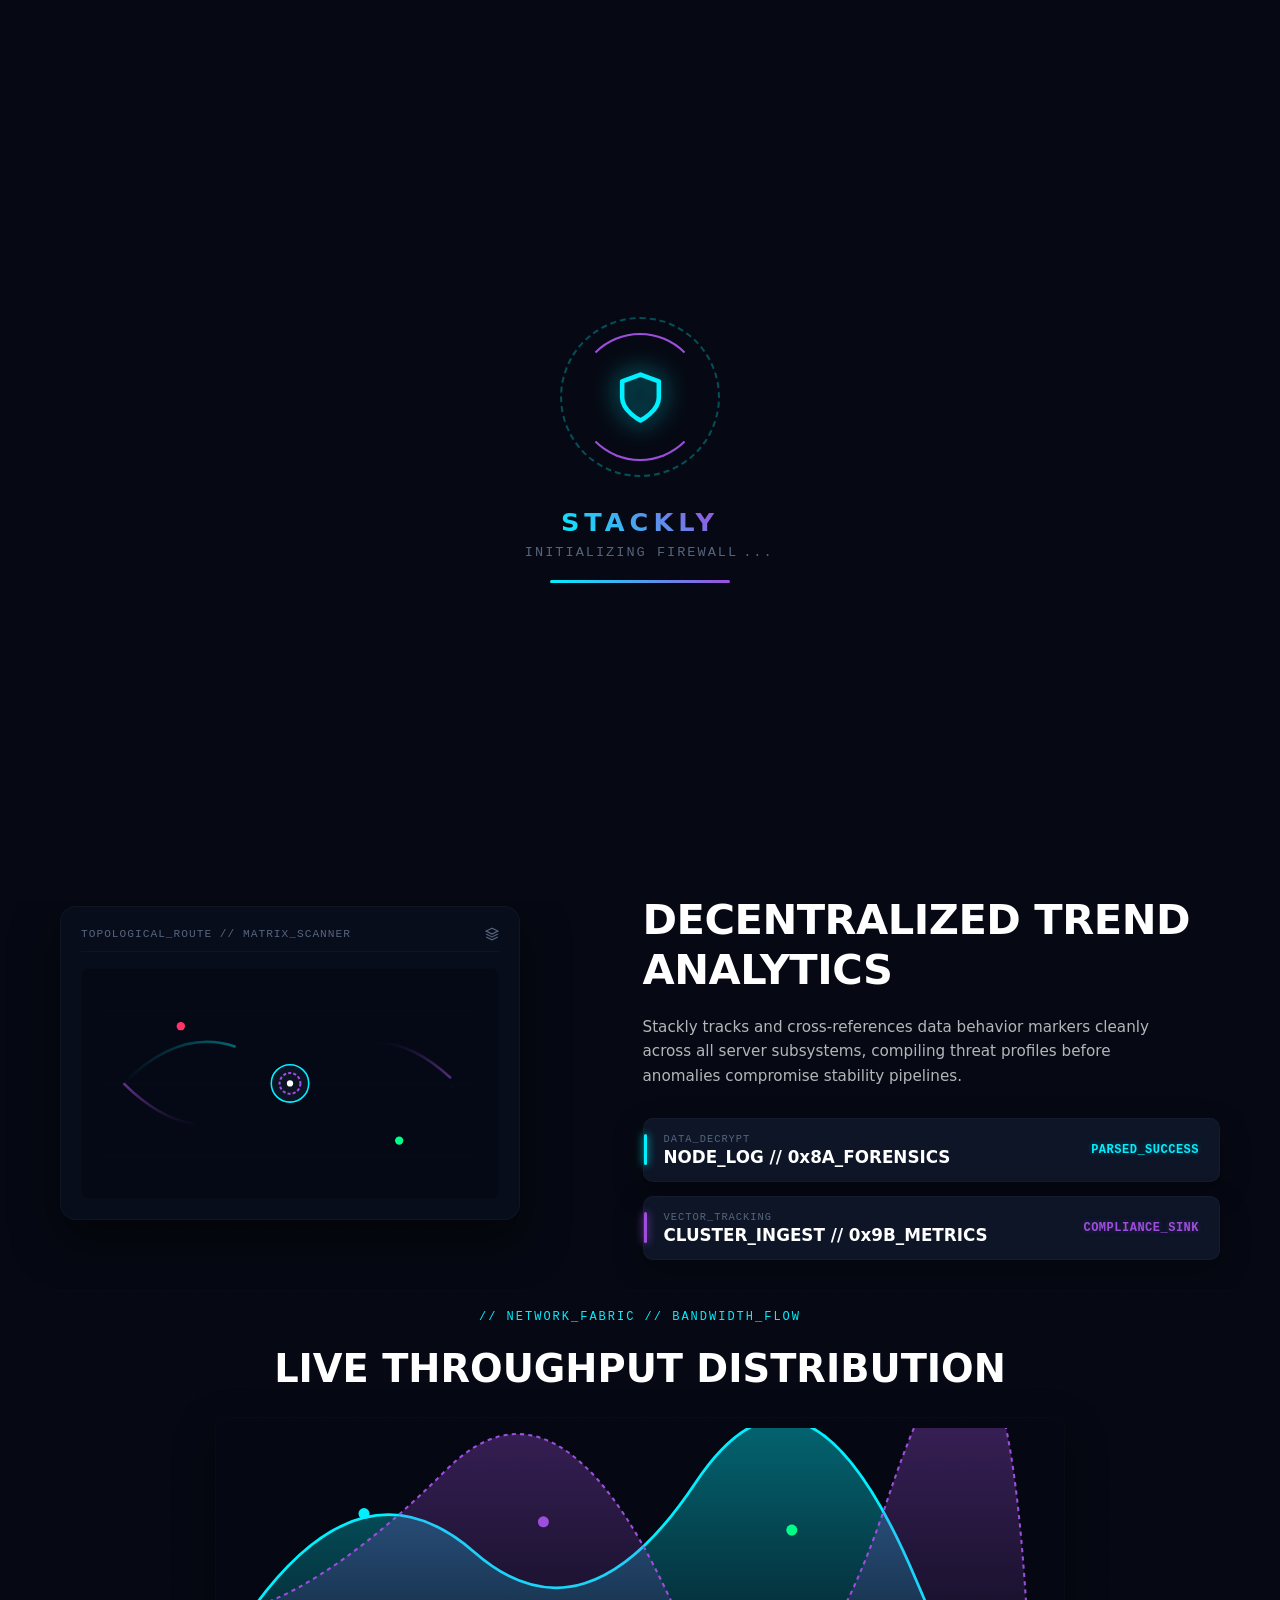
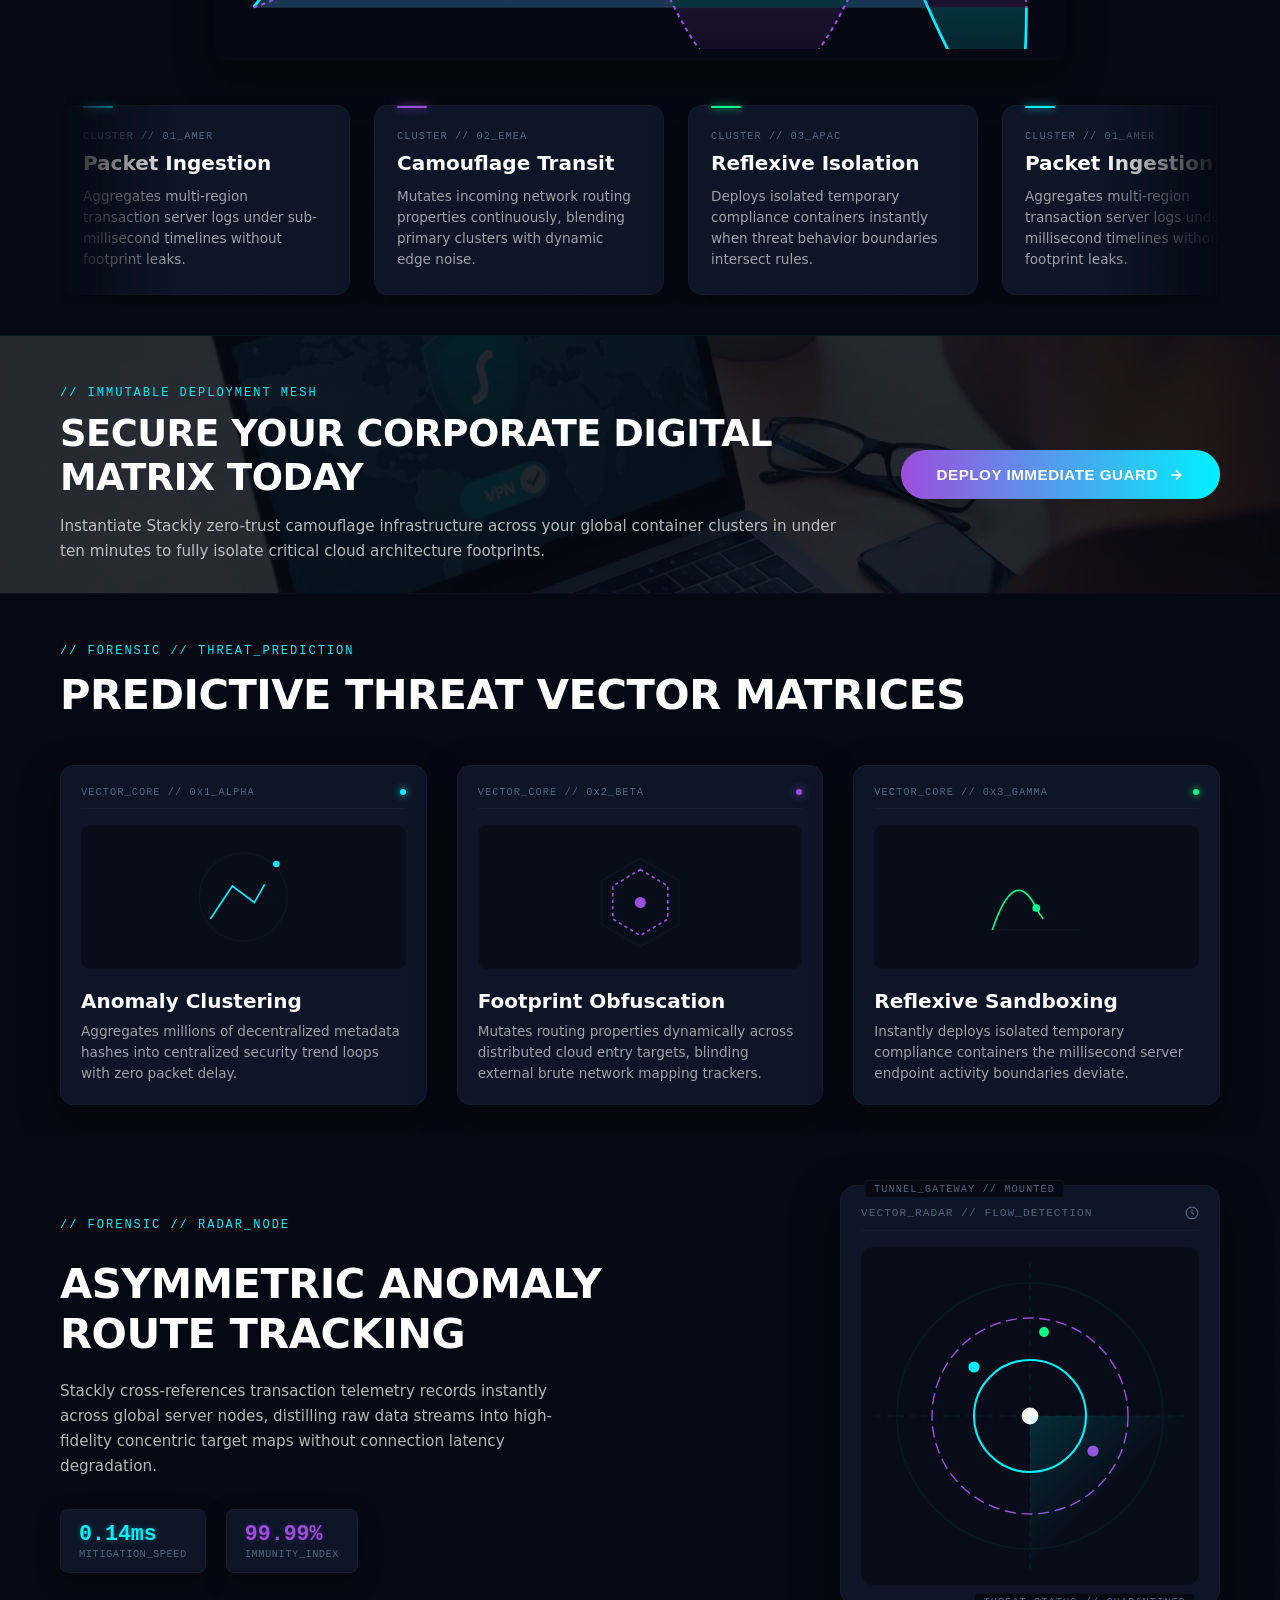
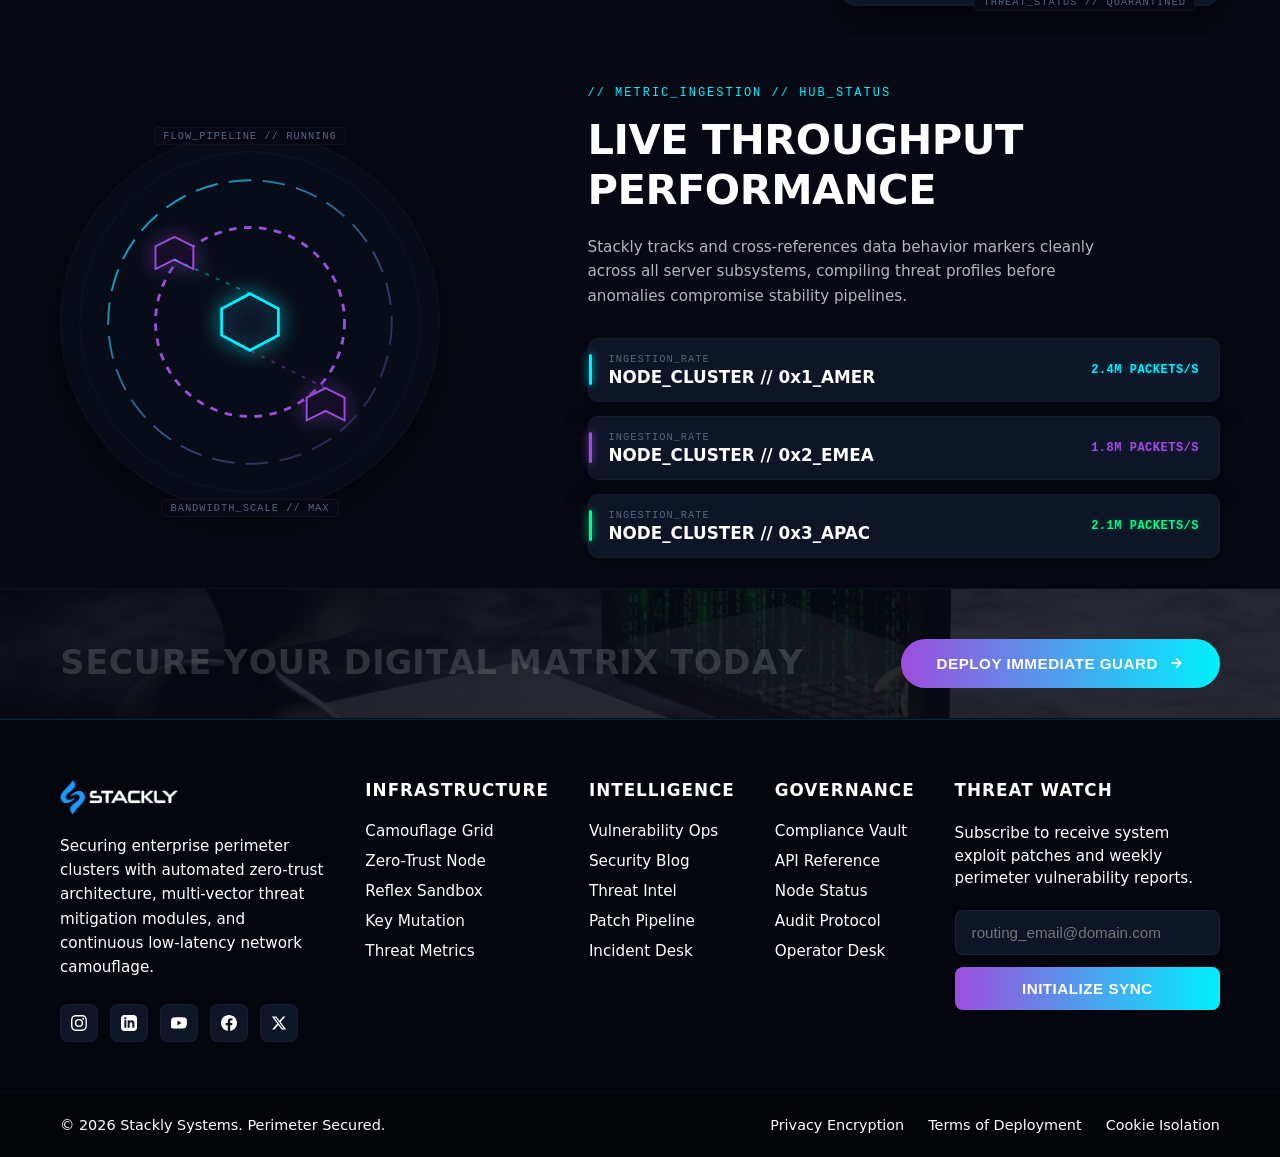
<file: analytics.html>
<!DOCTYPE html>
<html lang="en">
<head>
    <meta charset="UTF-8">
    <meta http-equiv="X-Frame-Options" content="DENY">
    <meta name="viewport" content="width=device-width, initial-scale=1.0">
    <title>Stackly - Cyber Protection</title>
    <!-- Link External Stylesheet -->
    <link rel="stylesheet" href="style.css">
</head>
<body>

    <!-- CREATIVE PRELOADER LAYER -->
    <div id="preloader">
        <div class="cyber-anim-container">
            <!-- Outer spinning dashed track -->
            <div class="orbital-ring"></div>
            <!-- Inner reverse spinning track -->
            <div class="orbital-ring-inner"></div>
            <!-- Vector Shield Icon -->
            <svg class="svg-shield-icon" viewBox="0 0 24 24" xmlns="http://w3.org">
                <path d="M12 22s8-4 8-10V5l-8-3-8 3v7c0 6 8 10 8 10z" stroke-linecap="round" stroke-linejoin="round"/>
            </svg>
        </div>
        <!-- Branded Preloader Heading -->
        <div class="loader-title">Stackly</div>
        <div class="loader-status">Initializing Firewall</div>
        <div class="progress-timeline">
            <div class="progress-fill"></div>
        </div>
    </div>

    <!-- MAIN UI PAGE (Hidden initially) -->
    

    <!-- Link External JavaScript Logic -->
    <script> document.addEventListener("DOMContentLoaded", () => {
    const preloader = document.getElementById("preloader");
    const appContent = document.getElementById("appContent");
    const actionBtn = document.getElementById("actionBtn");

    // Clear and handle the 2-second loading time handover
    setTimeout(() => {
        if (preloader) {
            preloader.classList.add("loaded");
        }
        if (appContent) {
            appContent.classList.add("visible");
        }
    }, 2000); 

    if (actionBtn) {
        actionBtn.addEventListener("click", () => {
            alert("Stackly Security Protocols updated successfully!");
        });
    }
});
</script>

<header class="main-header">
    <div class="header-container">
        <!-- Brand Logo Container (Tied to JS Window Reload Engine) -->
        <div class="logo-wrapper" id="brandLogoBtn" title="Refresh Dashboard">
            <img src="./assests/automotive logo.webp" alt="Stackly Logo" class="brand-img">
        </div>

        <!-- Centralized App Menu Navigation Links (Now with Contact Us) -->
        <nav class="nav-menu" id="navigationDrawer">
            <a href="index.html" class="nav-link ">Home</a>
            <a href="firewall.html" class="nav-link">Firewall</a>
            <a href="logs.html" class="nav-link">Threat Logs</a>
            <a href="analytics.html" class="nav-link active">Analytics</a>
            <a href="blogs.html" class="nav-link">Blogs</a>
            <a href="contact.html" class="nav-link">Contact Us</a>
        </nav>

        <!-- Authorization Action Controls Corner -->
        <div class="auth-wrapper">
          <button class="auth-btn" onclick="window.location.href='login.html'">
    Access Console
</button>
        </div>

        <!-- Adaptive Mobile Hamburger Icon Trigger -->
        <button class="hamburger-menu" id="hamburgerToggle" aria-label="Toggle Navigation">
            <span class="bar"></span>
            <span class="bar"></span>
            <span class="bar"></span>
        </button>
    </div>
</header>

<!-- Overlay background asset used to execute backdrop blur behind the open mobile nav menu -->
<div class="blur-backdrop" id="screenOverlay"></div>

<script>
    document.addEventListener("DOMContentLoaded", () => {
    const brandLogoBtn = document.getElementById("brandLogoBtn");
    const hamburgerToggle = document.getElementById("hamburgerToggle");
    const screenOverlay = document.getElementById("screenOverlay");
    const navLinks = document.querySelectorAll(".nav-link");

    // 1. Core Page Refresh Bind tied to Brand Image element clicks
    if (brandLogoBtn) {
        brandLogoBtn.addEventListener("click", () => {
            window.location.reload();
        });
    }

    // 2. Responsive Mobile Navigation Menu & Blurring Layer Toggle Control
    function toggleMobileMenu() {
        document.body.classList.toggle("menu-open");
    }

    if (hamburgerToggle) {
        hamburgerToggle.addEventListener("click", toggleMobileMenu);
    }

    // Collapse drawer panel if a user clicks outside the menu boundaries onto the blurred viewport backdrop
    if (screenOverlay) {
        screenOverlay.addEventListener("click", toggleMobileMenu);
    }

    // Auto-collapse mobile navigation dropdown drawer seamlessly when items are selected
    navLinks.forEach(link => {
        link.addEventListener("click", () => {
            document.body.classList.remove("menu-open");
            
            // Clean active track classes variables 
            navLinks.forEach(item => item.classList.remove("active"));
            link.classList.add("active");
        });
    });
});

</script>

<section class="analytics-hero-section" id="analytics-core">
    <!-- Atmospheric subtle technical grid backdrop layer -->
    <div class="analytics-bg-overlay"></div>

    <div class="analytics-hero-container">
        
        <!-- Left Side Column: Sticky Sentence-by-Sentence Content Tracking -->
        <div class="analytics-hero-content">
            <div class="cyber-badge">// PREDICTIVE CORE // REAL_TIME_METRICS</div>
            
            <!-- Complete sentences illuminate one-by-one upon window scroll intersection -->
            <h1 class="sentence-stream-title" id="scrollAnalyticsHeroTitle">
                <span class="stream-line first-major-line">Decoding encrypted backend traffic streams.</span>
                <span class="stream-line sub-minor-line">Aggregating cloud infrastructure anomalies.</span>
                <span class="stream-line sub-minor-line">Predicting structural perimeter bottlenecks.</span>
            </h1>
            
            <p class="analytics-hero-desc">
                Stackly processes millions of network metadata markers simultaneously, distilling raw data logs into a highly visual, centralized cryptographic dashboard timeline with zero throughput latency.
            </p>

            <!-- Floating CTA Controls Row -->
            <div class="floating-btn-wrap">
                <div class="cta-group">
                  
<button class="cta-btn primary-cta" type="button" onclick="window.location.href='404.html';">
    Mount Live Console
</button>

<button class="cta-btn secondary-cta" type="button" onclick="window.location.href='404.html';">
    <span>Export Audit Logs</span>
    <svg class="btn-arrow" viewBox="0 0 24 24" fill="none" stroke="currentColor" stroke-width="2.5">
        <line x1="5" y1="12" x2="19" y2="12"></line>
        <polyline points="12 5 19 12 12 19"></polyline>
    </svg>
</button>


                </div>
            </div>
        </div>

        <!-- Right Side Column: Complex Interlocking Vector SVG Diagnostic Core -->
        <div class="analytics-hero-visual">
            <div class="vector-hud-scope">
                <svg class="hud-matrix-svg" viewBox="0 0 200 200" xmlns="http://w3.org">
                    <defs>
                        <linearGradient id="matrixGlow" x1="0%" y1="0%" x2="100%" y2="100%">
                            <stop offset="0%" stop-color="#00f0ff" stop-opacity="0.85"/>
                            <stop offset="100%" stop-color="#9d4edd" stop-opacity="0.2"/>
                        </linearGradient>
                        <filter id="glowBlur">
                            <feGaussianBlur stdDeviation="5" result="coloredBlur"/>
                            <feMerge>
                                <feMergeNode in="coloredBlur"/>
                                <feMergeNode in="SourceGraphic"/>
                            </feMerge>
                        </filter>
                    </defs>

                    <!-- Concentric Target Telemetry Rings -->
                    <circle cx="100" cy="100" r="90" fill="none" stroke="rgba(255,255,255,0.02)" stroke-width="1"/>
                    <circle cx="100" cy="100" r="75" fill="none" stroke="url(#matrixGlow)" stroke-width="1" stroke-dasharray="12, 6" class="radar-outer-ring" />
                    <circle cx="100" cy="100" r="50" fill="none" stroke="#9d4edd" stroke-width="1.5" stroke-dasharray="4, 4" class="radar-inner-ring" />
                    
                    <!-- Isometric Interconnecting Pathway Data Blueprint Nodes -->
                    <g class="matrix-data-nodes" filter="url(#glowBlur)">
                        <!-- Central Analytics Hub Base -->
                        <polygon points="100,85 115,93 115,107 100,115 85,107 85,93" fill="rgba(13, 21, 39, 0.9)" stroke="#00f0ff" stroke-width="1.5" class="cube-polygon"/>
                        <!-- Node Top Left -->
                        <polygon points="60,55 70,60 70,72 60,67 50,72 50,60" fill="rgba(6,9,19,0.8)" stroke="#9d4edd" stroke-width="1" class="cube-polygon"/>
                        <!-- Node Bottom Right -->
                        <polygon points="140,135 150,140 150,152 140,147 130,152 130,140" fill="rgba(6,9,19,0.8)" stroke="#9d4edd" stroke-width="1" class="cube-polygon"/>
                        
                        <!-- Connection Vector Live Stream Link Lines -->
                        <line x1="60" y1="67" x2="100" y2="85" stroke="rgba(0, 240, 255, 0.4)" stroke-width="1" stroke-dasharray="2, 4" class="stream-line-trace"/>
                        <line x1="140" y1="135" x2="100" y2="115" stroke="rgba(157, 78, 221, 0.4)" stroke-width="1" stroke-dasharray="2, 4" class="stream-line-trace"/>
                    </g>
                    
                    <!-- Crosshair Reticle Axis lines -->
                    <line x1="100" y1="5" x2="100" y2="195" stroke="rgba(255, 255, 255, 0.03)" stroke-width="0.5" />
                    <line x1="5" y1="100" x2="195" y2="100" stroke="rgba(255, 255, 255, 0.03)" stroke-width="0.5" />
                </svg>

                <div class="hud-telemetry-chip chip-top">METRIC_STREAM // SYNCED</div>
                <div class="hud-telemetry-chip chip-bottom">THROUGHPUT // UNLIMITED</div>
            </div>
        </div>

    </div>
</section>

<style>
    :root {
    --bg-deep: #060913;
    --bg-surface: #0d1527;
    --neon-cyan: #00f0ff;
    --neon-purple: #9d4edd;
    --text-bright: #ffffff;
    --text-dim: #55657e;
    --accent-success: #00ff88;
    --header-height: 70px;
}

/* ==========================================
   ANALYTICS HERO GENERAL CONTAINER SETTINGS
========================================== */
.analytics-hero-section {
    position: relative;
    width: 100%;
    min-height: calc(100vh - var(--header-height));
    display: flex;
    align-items: center;
    background-color: var(--bg-deep);
    overflow: hidden;
    box-sizing: border-box;
    padding: 130px 0;
}

.analytics-bg-overlay {
    position: absolute;
    top: 0; left: 0; width: 100%; height: 100%;
    background-image: radial-gradient(rgba(255, 255, 255, 0.006) 1px, transparent 1px);
    background-size: 24px 24px;
    pointer-events: none; z-index: 1;
}

.analytics-hero-container {
    position: relative;
    max-width: 1240px;
    width: 100%;
    margin: 0 auto;
    padding: 0 40px;
    display: grid;
    grid-template-columns: 1.15fr 0.85fr;
    gap: 60px;
    align-items: center;
    z-index: 2;
}

/* ==========================================
   LEFT SIDE - HIGH FIRST-SENTENCE HIERARCHY
========================================== */
.analytics-hero-content {
    display: flex;
    flex-direction: column;
    align-items: flex-start;
}

.cyber-badge {
    font-family: monospace;
    color: var(--neon-cyan);
    font-size: 0.75rem;
    letter-spacing: 2px;
}

.sentence-stream-title {
    display: flex;
    flex-direction: column;
    margin-top: 15px;
    margin-bottom: 25px;
    line-height: 1.25;
    text-transform: uppercase;
    color: var(--text-bright); /* Forced white typography system */
}

.stream-line {
    opacity: 0.15;
    transform: translateY(12px);
    transition: opacity 0.6s cubic-bezier(0.2, 0.8, 0.2, 1), transform 0.6s cubic-bezier(0.2, 0.8, 0.2, 1);
}

.stream-line.line-revealed {
    opacity: 1;
    transform: translateY(0);
}

/* First Sentence Title: Premium Bold Scale Accent */
.first-major-line {
    font-size: 2.8rem;
    font-weight: 800;
    letter-spacing: -0.5px;
    margin-bottom: 14px;
    border-left: 3px solid transparent;
    transition: padding-left 0.4s ease, border-color 0.4s ease;
}
.first-major-line.line-revealed {
    border-left-color: var(--neon-cyan);
    padding-left: 18px;
}

/* Lower Sub-Sentences Scale Rules */
.sub-minor-line {
    font-size: 1.4rem;
    font-weight: 600;
    color: rgba(255, 255, 255, 0.4);
    margin-bottom: 8px;
}
.sub-minor-line.line-revealed { color: var(--text-bright); }

/* Reduced Paragraph Scales */
.analytics-hero-desc {
    font-size: 0.95rem; /* Reduced description scale for maximum hierarchy contrast */
    color: rgba(255, 255, 255, 0.75);
    line-height: 1.65;
    margin-bottom: 35px;
    max-width: 540px;
    transition: color 0.3s ease;
}

/* ==========================================
   FLOATING ACTION BUTTON CONTROLS ROWS
========================================== */
.floating-btn-wrap {
    animation: actionRowFloat 4.5s ease-in-out infinite; /* Continuous vertical float engine loop */
    width: 100%;
}

.cta-group {
    display: flex;
    flex-wrap: wrap;
    align-items: center;
    gap: 16px;
    width: 100%;
}

.cta-btn {
    padding: 14px 28px;
    border-radius: 30px;
    font-size: 0.95rem;
    font-weight: 700;
    cursor: pointer;
    display: inline-flex;
    align-items: center;
    justify-content: center;
    gap: 8px;
    color: var(--text-bright); /* Forced white typography buttons */
    box-sizing: border-box;
    white-space: nowrap;
    transition: transform 0.25s cubic-bezier(0.2, 0.8, 0.2, 1), box-shadow 0.3s ease;
}

.primary-cta {
    background: transparent;
    border: 1px solid rgba(255, 255, 255, 0.2);
    backdrop-filter: blur(10px);
}
.primary-cta:hover {
    background-color: var(--text-bright);
    color: var(--bg-deep) !important;
    border-color: var(--text-bright);
    box-shadow: 0 10px 25px rgba(255, 255, 255, 0.25);
    transform: translateY(-2px);
}

.secondary-cta {
    background: rgba(13, 21, 39, 0.6);
    border: 1px solid var(--neon-cyan);
}
.secondary-cta:hover {
    background: linear-gradient(90deg, var(--neon-purple), var(--neon-cyan));
    border-color: transparent;
    box-shadow: 0 10px 30px rgba(0, 240, 255, 0.35);
    transform: translateY(-2px);
}

.btn-arrow { width: 16px; height: 16px; fill: none; stroke: currentColor; stroke-width: 2.5; transition: transform 0.3s ease; }
.secondary-cta:hover .btn-arrow { transform: translateX(4px); }

/* ==========================================
   RIGHT PANEL - RESPONSIVE HUD SCOPE VECTOR
========================================== */
.analytics-hero-visual {
    display: flex;
    justify-content: flex-end;
    align-items: center;
}

.vector-hud-scope {
    position: relative;
    width: 100%;
    max-width: 380px;
    aspect-ratio: 1 / 1;
    background: rgba(13, 21, 39, 0.3);
    border: 1px solid rgba(255, 255, 255, 0.03);
    border-radius: 50%;
    display: flex;
    justify-content: center;
    align-items: center;
    box-shadow: 0 15px 40px rgba(0, 0, 0, 0.5);
    transition: border-color 0.4s ease, box-shadow 0.4s ease;
}

.hud-matrix-svg { width: 100%; height: auto; display: block; }

/* Continuous vector movement animation properties loop */
.radar-outer-ring { transform-origin: 100px 100px; animation: continuousRotate 30s linear infinite; }
.radar-inner-ring { transform-origin: 100px 100px; animation: continuousReverseRotate 15s linear infinite; }
.matrix-data-nodes { animation: floatingScopeDrift 6s ease-in-out infinite; transform-origin: 100px 100px; }
.cube-polygon { transition: stroke 0.3s ease, fill 0.3s ease; }
.stream-line-trace { transition: stroke 0.3s ease; }

/* Interactive Content Hover Glow mappings */
.analytics-hero-section:hover .analytics-hero-desc { color: var(--text-bright); }
.vector-hud-scope:hover { border-color: rgba(0, 240, 255, 0.2); box-shadow: 0 0 35px rgba(0, 240, 255, 0.1); }
.vector-hud-scope:hover .cube-polygon { stroke: var(--accent-success); }
.vector-hud-scope:hover .stream-line-trace { stroke: rgba(0, 255, 136, 0.4); }

/* HUD Labels position layout anchors */
.hud-telemetry-chip {
    position: absolute; font-family: monospace; font-size: 0.65rem; color: var(--text-dim);
    letter-spacing: 1px; background-color: var(--bg-deep); padding: 2px 8px;
    border: 1px solid rgba(255, 255, 255, 0.04); border-radius: 4px;
}
.chip-top { top: -6px; }
.chip-bottom { bottom: -6px; }

/* ==========================================
   CORE RUNTIME SYSTEM TIMELINE KEYFRAMES
========================================== */
@keyframes continuousRotate { 0% { transform: rotate(0deg); } 100% { transform: rotate(360deg); } }
@keyframes continuousReverseRotate { 0% { transform: rotate(360deg); } 100% { transform: rotate(0deg); } }
@keyframes actionRowFloat { 0%, 100% { transform: translateY(0px); } 50% { transform: translateY(-5px); } }
@keyframes floatingScopeDrift { 0%, 100% { transform: translateY(0px) scale(0.98); } 50% { transform: translateY(-8px) scale(1.02); } }

/* ==========================================
   FLUID RESPONSIVE DESIGN BOUNDARIES
========================================== */
@media (max-width: 992px) {
    .analytics-hero-container {
        grid-template-columns: 1fr; /* Switch to clean vertical stacks to bypass layout clipping bugs */
        padding: 0 24px;
        gap: 50px;
    }
    .analytics-hero-content { align-items: center; text-align: center; }
    .sentence-stream-title { align-items: center; }
    .first-major-line { font-size: 2.2rem; border-left: none; border-bottom: 2px solid transparent; }
    .first-major-line.line-revealed { padding-left: 0; padding-bottom: 6px; border-bottom-color: var(--neon-cyan); }
    .sub-minor-line { font-size: 1.25rem; }
    .analytics-hero-desc { max-width: 100%; font-size: 0.9rem; }
    .cta-group { justify-content: center; }
    .analytics-hero-visual { justify-content: center; width: 100%; }
    .vector-hud-scope { max-width: 320px; }
}

@media (max-width: 480px) {
    .analytics-hero-container { padding: 0 16px; }
    .first-major-line { font-size: 1.75rem; }
    .cta-group { flex-direction: column; }
    .cta-btn { width: 100%; }
}

</style>

<script>
    document.addEventListener("DOMContentLoaded", () => {
    
    // SCROLL REVEAL: Sentence-by-Sentence Lighting Observer Engine
    const analyticsHeroTitle = document.getElementById("scrollAnalyticsHeroTitle");
    
    if (analyticsHeroTitle) {
        const structuralLines = analyticsHeroTitle.querySelectorAll(".stream-line");

        function processHeroSentencesReveal() {
            structuralLines.forEach(lineNode => {
                const boundingBox = lineNode.getBoundingClientRect();
                const displayWindowHeight = window.innerHeight;
                
                // Elements illuminate individual sentences when passing the bottom 86% view line
                const activationLineThreshold = displayWindowHeight * 0.86;

                if (boundingBox.top < activationLineThreshold) {
                    lineNode.classList.add("line-revealed");
                } else {
                    lineNode.classList.remove("line-revealed");
                }
            });
        }
        
        window.addEventListener("scroll", processHeroSentencesReveal);
        window.addEventListener("resize", processHeroSentencesReveal);
        
        // Execute an instant baseline pass immediately upon DOM asset render check
        processHeroSentencesReveal();
    }
});

</script>

<section class="analytics-matrix-section" id="intel-matrix">
    <!-- Base structural blueprint line wireframe decoration backdrop -->
    <div class="matrix-bg-wireframe"></div>

    <div class="matrix-container">
        
        <!-- Left Side: Interactive 3D Topological Vector Path Dashboard Grid -->
        <div class="matrix-visual-panel scroll-cascade-node">
            <div class="topology-blueprint-card">
                <div class="blueprint-header-tag">
                    <span class="tag-title">TOPOLOGICAL_ROUTE // MATRIX_SCANNER</span>
                    <svg viewBox="0 0 24 24" class="header-vector-icon"><polygon points="12 2 2 7 12 12 22 7 12 2"></polygon><polyline points="2 17 12 22 22 17"></polyline><polyline points="2 12 12 17 22 12"></polyline></svg>
                </div>

                <div class="svg-canvas-wrapper">
                    <!-- Complete Vector SVG Topological Spline Link Layout Map -->
                    <svg class="topological-vector-svg" viewBox="0 0 400 220" xmlns="http://w3.org">
                        <defs>
                            <linearGradient id="splineGlowCyan" x1="0%" y1="0%" x2="100%" y2="0%">
                                <stop offset="0%" stop-color="rgba(0, 240, 255, 0)"/>
                                <stop offset="50%" stop-color="rgba(0, 240, 255, 0.6)"/>
                                <stop offset="100%" stop-color="rgba(0, 240, 255, 0)"/>
                            </linearGradient>
                            <linearGradient id="splineGlowPurple" x1="0%" y1="0%" x2="0%" y2="100%">
                                <stop offset="0%" stop-color="rgba(157, 78, 221, 0)"/>
                                <stop offset="50%" stop-color="rgba(157, 78, 221, 0.6)"/>
                                <stop offset="100%" stop-color="rgba(157, 78, 221, 0)"/>
                            </linearGradient>
                        </defs>

                        <!-- Topological Perimeter Mesh Lines Grid -->
                        <path d="M20,110 L380,110 M20,40 L380,40 M20,180 L380,180" stroke="rgba(255,255,255,0.02)" stroke-width="0.75"/>
                        <path d="M80,20 L80,200 M200,20 L200,200 M320,20 L320,200" stroke="rgba(255,255,255,0.02)" stroke-width="0.75"/>

                        <!-- Active Intercept Signal Tracking Splines Lines -->
                        <path d="M40,110 Q 120,30, 200,110 T 360,110" fill="none" stroke="url(#splineGlowCyan)" stroke-width="2.5" class="spline-path-animate-1" />
                        <path d="M40,110 Q 120,190, 200,110 T 360,110" fill="none" stroke="url(#splineGlowPurple)" stroke-width="2.5" class="spline-path-animate-2" />

                        <!-- Central System Analytics Core Node Point -->
                        <g class="topology-core-node" transform="translate(200, 110)">
                            <circle cx="0" cy="0" r="18" fill="rgba(13, 21, 39, 0.9)" stroke="#00f0ff" stroke-width="1.5" class="core-ring-glow"/>
                            <circle cx="0" cy="0" r="10" fill="none" stroke="#9d4edd" stroke-width="2" stroke-dasharray="3, 2" class="core-inner-spin"/>
                            <circle cx="0" cy="0" r="3" fill="#ffffff" />
                        </g>

                        <!-- Peripheral Threat Tracker coordinate beacons -->
                        <circle cx="95" cy="55" r="4" fill="#ff3366" class="beacon-pulse-red" />
                        <circle cx="305" cy="165" r="4" fill="#00ff88" class="beacon-pulse-green" />
                    </svg>
                    <!-- Visual laser tracker line overlay -->
                    <div class="blueprint-radar-sweep"></div>
                </div>
            </div>
        </div>

        <!-- Right Side: Content Header and One-by-One Diagnostic Cards -->
        <div class="matrix-text-panel">
            <div class="matrix-section-header scroll-cascade-node">
                <div class="cyber-badge">// PREDICTIVE INTEL // MATRIX_SINK</div>
                <h2 class="matrix-main-title">Decentralized trend analytics</h2>
                <p class="matrix-subtitle">
                    Stackly tracks and cross-references data behavior markers cleanly across all server subsystems, compiling threat profiles before anomalies compromise stability pipelines.
                </p>
            </div>

            <!-- Staggered Metric Rows (Appear one-by-one on scroll viewport triggers) -->
            <div class="matrix-diagnostic-stack">
                
                <div class="metric-card-node scroll-cascade-node">
                    <div class="card-glow-edge cyan-glow"></div>
                    <div class="card-inner-meta">
                        <span class="c-label">DATA_DECRYPT</span>
                        <h4>NODE_LOG // 0x8A_FORENSICS</h4>
                    </div>
                    <span class="card-status-value txt-cyan">PARSED_SUCCESS</span>
                </div>

                <div class="metric-card-node scroll-cascade-node">
                    <div class="card-glow-edge purple-glow"></div>
                    <div class="card-inner-meta">
                        <span class="c-label">VECTOR_TRACKING</span>
                        <h4>CLUSTER_INGEST // 0x9B_METRICS</h4>
                    </div>
                    <span class="card-status-value txt-purple">COMPLIANCE_SINK</span>
                </div>

            </div>
        </div>

    </div>
</section>

<style>
    :root {
    --bg-deep: #060913;
    --bg-surface: #0d1527;
    --neon-cyan: #00f0ff;
    --neon-purple: #9d4edd;
    --text-bright: #ffffff;
    --text-dim: #55657e;
    --accent-error: #ff3366;
    --accent-success: #00ff88;
}

/* ==========================================
   RESTRICTED PADDING MOUNT PARAMETERS
========================================== */
.analytics-matrix-section {
    position: relative;
    width: 100%;
    display: block;
    padding-top: 10px;        /* Restricts layout strictly to 50px top padding limit */
    padding-bottom: 30px;     /* Restricts layout strictly to 30px bottom padding layout */
    background-color: var(--bg-deep);
    overflow: hidden;
    box-sizing: border-box;
}

.matrix-bg-wireframe {
    position: absolute;
    top: 0; left: 0; width: 100%; height: 100%;
    background-image: radial-gradient(rgba(255, 255, 255, 0.005) 1px, transparent 1px);
    background-size: 32px 32px;
    pointer-events: none; z-index: 1;
}

.matrix-container {
    position: relative;
    max-width: 1240px;
    width: 100%;
    margin: 0 auto;
    padding: 0 40px;
    display: grid;
    grid-template-columns: 0.95fr 1.05fr;
    gap: 60px;
    align-items: center;
    z-index: 2;
}

/* ==========================================
   ONE-BY-ONE SCROLL TIMELINE CASCADES
========================================== */
.scroll-cascade-node {
    opacity: 0;
    transform: translateY(30px) scale(0.98);
    transition: opacity 0.75s cubic-bezier(0.2, 0.8, 0.2, 1), 
                transform 0.75s cubic-bezier(0.2, 0.8, 0.2, 1);
}

.scroll-cascade-node.revealed-active {
    opacity: 1;
    transform: translateY(0) scale(1);
}

/* Left Column Topological Diagram HUD Panel */
.matrix-visual-panel { width: 100%; display: flex; justify-content: flex-start; }

.topology-blueprint-card {
    width: 100%; max-width: 460px;
    background: rgba(13, 21, 39, 0.45);
    border: 1px solid rgba(255, 255, 255, 0.03);
    border-radius: 16px; padding: 20px; box-sizing: border-box;
    box-shadow: 0 20px 45px rgba(0, 0, 0, 0.5);
    transition: border-color 0.4s ease, box-shadow 0.4s ease;
}

.blueprint-header-tag {
    display: flex; justify-content: space-between; align-items: center;
    margin-bottom: 16px; border-bottom: 1px solid rgba(255, 255, 255, 0.03); padding-bottom: 10px;
}
.tag-title { font-family: monospace; font-size: 0.7rem; color: var(--text-dim); letter-spacing: 1px; }
.header-vector-icon { width: 14px; height: 14px; fill: none; stroke: var(--text-dim); stroke-width: 1.5; }

.svg-canvas-wrapper {
    position: relative; width: 100%; background-color: rgba(6, 9, 19, 0.65);
    border-radius: 8px; overflow: hidden; border: 1px solid rgba(255, 255, 255, 0.01);
}

.topological-vector-svg { width: 100%; height: auto; display: block; }

/* Continuous vector streaming pathways keyframes */
.spline-path-animate-1 { stroke-dasharray: 120, 240; animation: traceSplineData 8s linear infinite; }
.spline-path-animate-2 { stroke-dasharray: 80, 200; animation: traceSplineData 12s linear infinite reverse; }

.core-inner-spin { transform-origin: 0 0; animation: innerCoreSpin 5s linear infinite; }
.core-ring-glow { animation: centralCorePulse 3s ease-in-out infinite alternate; }
.beacon-pulse-red { animation: trackerNodePulse var(--accent-error) 2s infinite ease-out; transform-origin: center; }
.beacon-pulse-green { animation: trackerNodePulse var(--accent-success) 2.5s infinite ease-out; transform-origin: center; }

.blueprint-radar-sweep {
    position: absolute; top: 0; left: 0; width: 100%; height: 100%;
    background: linear-gradient(to bottom, rgba(0,240,255,0) 95%, rgba(0,240,255,0.08) 100%);
    background-size: 100% 8px; pointer-events: none;
}

/* Right Column Content Copy Layout Rules */
.matrix-text-panel { display: flex; flex-direction: column; align-items: flex-start; }
.cyber-badge { font-family: monospace; color: var(--neon-cyan); font-size: 0.75rem; letter-spacing: 2px; }

.matrix-main-title {
    font-size: 2.6rem; font-weight: 800; line-height: 1.2; text-transform: uppercase;
    letter-spacing: -0.5px; color: var(--text-bright); margin-top: 15px; margin-bottom: 20px;
}
.matrix-subtitle {
    font-size: 0.95rem; color: rgba(255, 255, 255, 0.7); line-height: 1.6;
    margin-bottom: 30px; text-align: left; max-width: 540px;
}

.matrix-diagnostic-stack { display: flex; flex-direction: column; gap: 14px; width: 100%; }

.metric-card-node {
    background-color: var(--bg-surface); border: 1px solid rgba(255, 255, 255, 0.03);
    border-radius: 10px; padding: 14px 20px; display: flex; justify-content: space-between;
    align-items: center; position: relative; box-shadow: 0 10px 30px rgba(0, 0, 0, 0.3);
    box-sizing: border-box; transition: border-color 0.3s, background-color 0.3s, transform 0.3s;
    cursor: default;
}

.card-glow-edge { position: absolute; left: 0; top: 25%; height: 50%; width: 3px; border-radius: 2px; }
.cyan-glow { background-color: var(--neon-cyan); box-shadow: 0 0 8px var(--neon-cyan); }
.purple-glow { background-color: var(--neon-purple); box-shadow: 0 0 8px var(--neon-purple); }

.card-inner-meta { display: flex; flex-direction: column; text-align: left; }
.c-label { font-family: monospace; font-size: 0.65rem; color: var(--text-dim); letter-spacing: 1px; margin-bottom: 2px; }
.card-inner-meta h4 { font-size: 1.05rem; font-weight: 700; color: var(--text-bright); margin: 0; transition: color 0.3s; }

.card-status-value { font-family: monospace; font-size: 0.75rem; font-weight: 700; letter-spacing: 0.5px; }
.txt-cyan { color: var(--neon-cyan); text-shadow: 0 0 6px rgba(0,240,255,0.3); }
.txt-purple { color: var(--neon-purple); text-shadow: 0 0 6px rgba(157,78,221,0.3); }

/* ==========================================
   INTERACTIVE NEON HOVER GLOWS
========================================== */
.topology-blueprint-card:hover { border-color: rgba(0, 240, 255, 0.2); box-shadow: 0 20px 50px rgba(0, 240, 255, 0.06); }
.topology-blueprint-card:hover .core-ring-glow { stroke: var(--accent-success); filter: drop-shadow(0 0 4px var(--accent-success)); }

.metric-card-node:hover { border-color: rgba(255, 255, 255, 0.06); background-color: rgba(13, 21, 39, 0.7); transform: translateX(4px); }
.metric-card-node:hover h4 { color: var(--neon-cyan); }
.metric-card-node:nth-child(2):hover h4 { color: var(--neon-purple); }

@keyframes traceSplineData { 0% { stroke-dashoffset: 480; } 100% { stroke-dashoffset: 0; } }
@keyframes innerCoreSpin { 0% { transform: rotate(0deg); } 100% { transform: rotate(360deg); } }
@keyframes centralCorePulse { 0% { stroke: var(--neon-cyan); } 100% { stroke: var(--neon-purple); } }
@keyframes trackerNodePulse { 0% { r: 3; opacity: 1; } 100% { r: 12; opacity: 0; } }

/* ==========================================
   FLUID RESPONSIVE MATRIX OVERRIDES
========================================== */
@media (max-width: 992px) {
    .matrix-container {
        grid-template-columns: 1fr; /* Switch to column stacks format to bypass layout clipping bugs */
        padding: 0 24px; gap: 45px;
    }
    .matrix-visual-panel { justify-content: center; width: 100%; }
    .topology-blueprint-card { max-width: 100%; }
    .matrix-text-panel { align-items: center; text-align: center; }
    .matrix-subtitle { max-width: 100%; }
}

@media (max-width: 540px) {
    .matrix-container { padding: 0 16px; }
    .matrix-main-title { font-size: 1.85rem; }
    .metric-card-node { flex-direction: column; gap: 10px; align-items: flex-start; padding: 16px; }
    .card-status-value { align-self: flex-end; }
    .card-glow-edge { left: 25%; top: 0; width: 50%; height: 3px; } /* Shifts side accents layout on touch sets */
    .topology-blueprint-card { padding: 16px; }
}

</style>
<script>
    document.addEventListener("DOMContentLoaded", () => {
    
    // SCROLL REVEAL: Staggered Node Cascade Appearance Window Tracker
    const cascadeElementsNodes = document.querySelectorAll(".scroll-cascade-node");

    function processScrollCascadeEngine() {
        const windowDisplayHeight = window.innerHeight;

        cascadeElementsNodes.forEach((nodeItem, nodeIndex) => {
            const nodeTopCoordinate = nodeItem.getBoundingClientRect().top;
            
            // Triggers elements dynamically once they roll past 88% of viewport height
            const scrollActivationBarrier = windowDisplayHeight * 0.88; 

            if (nodeTopCoordinate < scrollActivationBarrier) {
                if (!nodeItem.classList.contains("revealed-active")) {
                    // Stagger individual card entries one-by-one by multiplying loop tracking indices
                    setTimeout(() => {
                        nodeItem.classList.add("revealed-active");
                    }, nodeIndex * 140); // 140ms delay separation creates clean step-by-step locks
                }
            }
        });
    }

    // Attach lightweight window scroll and layout mutation listener loops
    window.addEventListener("scroll", processScrollCascadeEngine);
    window.addEventListener("resize", processScrollCascadeEngine);
    
    // Execute a baseline scan pass instantly on load to mount any visible starting elements
    processScrollCascadeEngine(); 
});

</script>

<section class="throughput-matrix-section" id="distribution-mesh">
    <!-- Subtle architectural background network micro-grid -->
    <div class="mesh-grid-backdrop"></div>

    <div class="mesh-container">
        
        <!-- Top Block: Centered Content Header & Topological Distribution SVG -->
        <div class="mesh-top-block scroll-reveal-node">
            <div class="cyber-badge">// NETWORK_FABRIC // BANDWIDTH_FLOW</div>
            <h2 class="mesh-main-title">Live Throughput Distribution</h2>
            
            <div class="svg-graph-viewport">
                <svg class="topological-distribution-svg" viewBox="0 0 600 160" xmlns="http://w3.org">
                    <defs>
                        <linearGradient id="gradientCyan" x1="0%" y1="100%" x2="0%" y2="0%">
                            <stop offset="0%" stop-color="#00f0ff" stop-opacity="0.05"/>
                            <stop offset="100%" stop-color="#00f0ff" stop-opacity="0.4"/>
                        </linearGradient>
                        <linearGradient id="gradientPurple" x1="0%" y1="100%" x2="0%" y2="0%">
                            <stop offset="0%" stop-color="#9d4edd" stop-opacity="0.05"/>
                            <stop offset="100%" stop-color="#9d4edd" stop-opacity="0.4"/>
                        </linearGradient>
                    </defs>

                    <line x1="20" y1="130" x2="580" y2="130" stroke="rgba(255,255,255,0.04)" stroke-width="1"/>
                    <line x1="20" y1="80" x2="580" y2="80" stroke="rgba(255,255,255,0.01)" stroke-width="0.5" stroke-dasharray="4, 4"/>
                    <line x1="20" y1="30" x2="580" y2="30" stroke="rgba(255,255,255,0.01)" stroke-width="0.5" stroke-dasharray="4, 4"/>

                    <path d="M20,130 Q100,20 180,90 T340,40 T500,110 T580,130" fill="url(#gradientCyan)" stroke="#00f0ff" stroke-width="2" class="distribution-wave-1"/>
                    <path d="M20,130 Q80,110 160,30 T320,120 T480,50 T580,130" fill="url(#gradientPurple)" stroke="#9d4edd" stroke-width="1.5" stroke-dasharray="3, 3" class="distribution-wave-2"/>

                    <circle cx="100" cy="62" r="4" fill="#00f0ff" class="node-pulse-beacon"/>
                    <circle cx="230" cy="68" r="4" fill="#9d4edd" class="node-pulse-beacon"/>
                    <circle cx="410" cy="74" r="4" fill="#00ff88" class="node-pulse-beacon"/>
                </svg>
                <div class="mesh-laser-sweep"></div>
            </div>
        </div>

        <!-- INFINITE AUTOMATED SWAPPING TRACK WITH COMPACT CARD FRAMES -->
        <div class="mesh-carousel-viewport">
            <div class="mesh-carousel-track">
                
                <!-- Card Module 01 -->
                <div class="mesh-node-card">
                    <div class="node-laser-trim cyan-trim"></div>
                    <div class="node-card-body">
                        <span class="node-meta-tag">CLUSTER // 01_AMER</span>
                        <h3>Packet Ingestion</h3>
                        <p>Aggregates multi-region transaction server logs under sub-millisecond timelines without footprint leaks.</p>
                    </div>
                </div>

                <!-- Card Module 02 -->
                <div class="mesh-node-card">
                    <div class="node-laser-trim purple-trim"></div>
                    <div class="node-card-body">
                        <span class="node-meta-tag">CLUSTER // 02_EMEA</span>
                        <h3>Camouflage Transit</h3>
                        <p>Mutates incoming network routing properties continuously, blending primary clusters with dynamic edge noise.</p>
                    </div>
                </div>

                <!-- Card Module 03 -->
                <div class="mesh-node-card">
                    <div class="node-laser-trim green-trim"></div>
                    <div class="node-card-body">
                        <span class="node-meta-tag">CLUSTER // 03_APAC</span>
                        <h3>Reflexive Isolation</h3>
                        <p>Deploys isolated temporary compliance containers instantly when threat behavior boundaries intersect rules.</p>
                    </div>
                </div>

                <!-- Cloned Handover Looping Elements -->
                <!-- Card Module 01 Duplicate -->
                <div class="mesh-node-card">
                    <div class="node-laser-trim cyan-trim"></div>
                    <div class="node-card-body">
                        <span class="node-meta-tag">CLUSTER // 01_AMER</span>
                        <h3>Packet Ingestion</h3>
                        <p>Aggregates multi-region transaction server logs under sub-millisecond timelines without footprint leaks.</p>
                    </div>
                </div>

                <!-- Card Module 02 Duplicate -->
                <div class="mesh-node-card">
                    <div class="node-laser-trim purple-trim"></div>
                    <div class="node-card-body">
                        <span class="node-meta-tag">CLUSTER // 02_EMEA</span>
                        <h3>Camouflage Transit</h3>
                        <p>Mutates incoming network routing properties continuously, blending primary clusters with dynamic edge noise.</p>
                    </div>
                </div>

                <!-- Card Module 03 Duplicate -->
                <div class="mesh-node-card">
                    <div class="node-laser-trim green-trim"></div>
                    <div class="node-card-body">
                        <span class="node-meta-tag">CLUSTER // 03_APAC</span>
                        <h3>Reflexive Isolation</h3>
                        <p>Deploys isolated temporary compliance containers instantly when threat behavior boundaries intersect rules.</p>
                    </div>
                </div>

            </div>
        </div>

    </div>
</section>

<style>
    :root {
    --bg-deep: #060913;
    --bg-surface: #0d1527;
    --neon-cyan: #00f0ff;
    --neon-purple: #9d4edd;
    --text-bright: #ffffff;
    --text-dim: #55657e;
    --accent-success: #00ff88;
}

.throughput-matrix-section {
    position: relative;
    width: 100%;
    display: block;
    padding-top: 20px;
    padding-bottom: 30px;
    background-color: var(--bg-deep);
    overflow: hidden;
    box-sizing: border-box;
}

.mesh-grid-backdrop {
    position: absolute;
    top: 0; left: 0; width: 100%; height: 100%;
    background-image: linear-gradient(rgba(255, 255, 255, 0.003) 1px, transparent 1px),
                      linear-gradient(90deg, rgba(255, 255, 255, 0.003) 1px, transparent 1px);
    background-size: 32px 32px;
    pointer-events: none; z-index: 1;
}

.mesh-container {
    position: relative;
    max-width: 1240px;
    width: 100%;
    margin: 0 auto;
    padding: 0 40px;
    display: flex;
    flex-direction: column;
    gap: 35px;
    z-index: 2;
}

/* ==========================================
   TOP BLOCK - HEADER DIAGRAM MATRIX
========================================== */
.mesh-top-block {
    display: flex;
    flex-direction: column;
    align-items: center;
    text-align: center;
    width: 100%;
    opacity: 0;
    transform: translateY(20px);
    transition: opacity 0.8s cubic-bezier(0.2, 0.8, 0.2, 1), transform 0.8s cubic-bezier(0.2, 0.8, 0.2, 1);
}
.mesh-top-block.revealed-active { opacity: 1; transform: translateY(0); }

.cyber-badge { font-family: monospace; color: var(--neon-cyan); font-size: 0.75rem; letter-spacing: 2px; }
.mesh-main-title { font-size: 2.4rem; font-weight: 800; line-height: 1.2; text-transform: uppercase; color: var(--text-bright); margin-top: 10px; margin-bottom: 25px; }

.svg-graph-viewport {
    position: relative; width: 100%; max-width: 850px;
    background-color: rgba(6, 9, 19, 0.65);
    border: 1px solid rgba(255, 255, 255, 0.01);
    border-radius: 12px; overflow: hidden;
    box-shadow: 0 15px 40px rgba(0, 0, 0, 0.4);
    padding: 10px; box-sizing: border-box;
}
.topological-distribution-svg { width: 100%; height: auto; display: block; }
.node-pulse-beacon { animation: pulseRadarPing 1.6s infinite ease-out; transform-origin: center; }

.mesh-laser-sweep {
    position: absolute; top: 0; left: 0; width: 100%; height: 100%;
    background: linear-gradient(to right, rgba(0,240,255,0) 95%, rgba(0,240,255,0.06) 100%);
    background-size: 8px 100%; pointer-events: none;
    animation: lateralLaserSweep 6s linear infinite;
}

/* ==========================================
   CAROUSEL MARQUEE VIEWPORT WINDOW
========================================== */
.mesh-carousel-viewport {
    width: 100%;
    overflow: hidden;
    position: relative;
    display: flex;
    mask-image: linear-gradient(to right, transparent, #000 10%, #000 90%, transparent);
    -webkit-mask-image: linear-gradient(to right, transparent, #000 10%, #000 90%, transparent);
    padding: 10px 0;
}

.mesh-carousel-track {
    display: inline-flex;
    align-items: stretch;
    gap: 24px;
    padding-right: 24px;
    animation: autoStreamTrack 30s linear infinite;
    will-change: transform;
}

.mesh-carousel-viewport:hover .mesh-carousel-track {
    animation-play-state: paused;
}

/* ==========================================
   RECON: COMPACT SLIM CARDS (NO EMPTY SPACE)
========================================== */
.mesh-node-card {
    background-color: var(--bg-surface);
    border: 1px solid rgba(255, 255, 255, 0.03);
    border-radius: 14px;
    /* Fixed text padding variables instead of giant layout aspect heights */
    padding: 24px 22px; 
    box-sizing: border-box;
    position: relative;
    display: flex;
    flex-direction: column;
    box-shadow: 0 12px 35px rgba(0, 0, 0, 0.4);
    
    /* Reduced widths and eliminated vertical aspect-ratio binds */
    width: 290px;
    height: auto; 
    flex-shrink: 0;
    transition: border-color 0.3s ease, box-shadow 0.3s ease, transform 0.3s ease;
}

/* Sidebar neon accent trim bands */
.node-laser-trim {
    position: absolute; left: 22px; top: 0; width: 30px; height: 2px; border-radius: 2px;
    transition: width 0.4s cubic-bezier(0.2, 0.8, 0.2, 1);
}
.cyan-trim { background-color: var(--neon-cyan); box-shadow: 0 0 8px var(--neon-cyan); }
.purple-trim { background-color: var(--neon-purple); box-shadow: 0 0 8px var(--neon-purple); }
.green-trim { background-color: var(--accent-success); box-shadow: 0 0 8px var(--accent-success); }

.node-card-body { 
    display: flex; 
    flex-direction: column; 
    text-align: left; 
}

.node-meta-tag { 
    font-family: monospace; 
    font-size: 0.65rem; 
    color: var(--text-dim); 
    letter-spacing: 1px; 
    margin-bottom: 8px; 
}

.node-card-body h3 { 
    font-size: 1.25rem; 
    font-weight: 700; 
    color: var(--text-bright); 
    margin-bottom: 10px; 
    line-height: 1.3;
}

.node-card-body p { 
    font-size: 0.85rem; 
    color: rgba(255, 255, 255, 0.6); 
    line-height: 1.55; 
    margin: 0; 
}

/* ==========================================
   NEON HOVER STATE GLOW COUPLINGS
========================================== */
.mesh-node-card:hover {
    border-color: rgba(0, 240, 255, 0.25);
    box-shadow: 0 15px 40px rgba(0, 240, 255, 0.05);
    transform: translateY(-4px);
}
.mesh-node-card:hover .node-laser-trim { width: calc(100% - 44px); }
.mesh-node-card:hover .node-meta-tag { color: var(--neon-cyan); }
.mesh-node-card:hover h3 { color: var(--neon-cyan); text-shadow: 0 0 10px rgba(0, 240, 255, 0.4); }
.mesh-node-card:hover p { color: var(--text-bright); }

.mesh-node-card:nth-child(2):hover, .mesh-node-card:nth-child(5):hover { border-color: rgba(157, 78, 221, 0.25); }
.mesh-node-card:nth-child(2):hover .node-meta-tag, .mesh-node-card:nth-child(5):hover .node-meta-tag { color: var(--neon-purple); }
.mesh-node-card:nth-child(2):hover h3, .mesh-node-card:nth-child(5):hover h3 { color: var(--neon-purple); text-shadow: 0 0 10px rgba(157, 78, 221, 0.4); }

.mesh-node-card:nth-child(3):hover, .mesh-node-card:nth-child(6):hover { border-color: rgba(0, 255, 136, 0.25); }
.mesh-node-card:nth-child(3):hover .node-meta-tag, .mesh-node-card:nth-child(6):hover .node-meta-tag { color: var(--accent-success); }
.mesh-node-card:nth-child(3):hover h3, .mesh-node-card:nth-child(6):hover h3 { color: var(--accent-success); text-shadow: 0 0 10px rgba(0, 255, 136, 0.4); }

/* ==========================================
   CAROUSEL TRANSLATION LOOPS
========================================== */
@keyframes autoStreamTrack {
    0% { transform: translate3d(0, 0, 0); }
    100% { transform: translate3d(calc(-50% - 12px), 0, 0); }
}
@keyframes pulseRadarPing { 0%, 100% { transform: scale(1); opacity: 0.5; } 50% { transform: scale(1.4); opacity: 1; } }
@keyframes lateralLaserSweep { 0% { transform: translate3d(-100%, 0, 0); } 100% { transform: translate3d(1100%, 0, 0); } }

/* ==========================================
   FLUID RESPONSIVE MATRIX VIEWPORTS
========================================== */
@media (max-width: 992px) {
    .mesh-main-title { font-size: 2.1rem; }
    .mesh-container { padding: 0 24px; }
}

@media (max-width: 640px) {
    .mesh-main-title { font-size: 1.7rem; }
    .mesh-container { padding: 0 16px; gap: 24px; }
    .mesh-node-card { width: 260px; padding: 20px 16px; } 
    .mesh-carousel-track { gap: 16px; padding-right: 16px; animation-duration: 22s; } 
    @keyframes autoStreamTrack { 0% { transform: translate3d(0, 0, 0); } 100% { transform: translate3d(calc(-50% - 8px), 0, 0); } }
}

</style>

<script>
    document.addEventListener("DOMContentLoaded", () => {
    
    // SCROLL REVEAL: Top Header Block Viewport Intersection Observer
    const topHeaderBlock = document.querySelector(".mesh-top-block");

    function processThroughputScrollEngine() {
        if (topHeaderBlock) {
            const headerTop = topHeaderBlock.getBoundingClientRect().top;
            const windowDisplayHeight = window.innerHeight;
            
            // Unlocks top diagram block visibility once it rolls past the 90% display marker
            if (headerTop < windowDisplayHeight * 0.9) {
                topHeaderBlock.classList.add("revealed-active");
            }
        }
    }

    // Attach lightweight event hooks for scroll and viewport mutation loops
    window.addEventListener("scroll", processThroughputScrollEngine);
    window.addEventListener("resize", processThroughputScrollEngine);
    
    // Execute a baseline pass instantly on load to mount any visible starting elements
    processThroughputScrollEngine(); 
});

</script>

<section class="dual-line-cta-section">
    <!-- Atmospheric base layout background image tag -->
    <img src="./assests/sandbox.webp" alt="Cyber Grid Core Backdrop" class="cta-banner-bg">

    <div class="cta-banner-container">
        
        <!-- Left Side: Balanced 2-Line Text Content Column -->
        <div class="cta-content-column">
            <div class="cyber-badge">// IMMUTABLE DEPLOYMENT MESH</div>
            <h2 class="cta-main-title">Secure your corporate digital matrix today</h2>
            <p class="cta-sub-paragraph">
                Instantiate Stackly zero-trust camouflage infrastructure across your global container clusters in under ten minutes to fully isolate critical cloud architecture footprints.
            </p>
        </div>

        <!-- Right Side: Floating Central Action Button Column -->
        <div class="cta-action-column">
            <div class="floating-btn-wrap">
             
<button class="banner-action-btn" type="button" onclick="window.location.href='404.html';">
    <span>Deploy Immediate Guard</span>
    <svg class="btn-arrow" viewBox="0 0 24 24" fill="none" stroke="currentColor" stroke-width="2.5">
        <line x1="5" y1="12" x2="19" y2="12"></line>
        <polyline points="12 5 19 12 12 19"></polyline>
    </svg>
</button>


            </div>
        </div>

    </div>
</section>

<style>
    :root {
    --bg-deep: #060913;
    --neon-cyan: #00f0ff;
    --neon-purple: #9d4edd;
    --text-bright: #ffffff;
    --text-dim: #55657e;
}

/* ==========================================
   CTA BANNER GENERAL LAYOUT SETTINGS
========================================== */
.dual-line-cta-section {
    position: relative;
    width: 100%;
    display: block;
    padding-top: 50px;       /* Strict 50px top padding layout limit */
    padding-bottom: 30px;    /* Strict 30px bottom padding layout footprint */
    background-color: var(--bg-deep);
    overflow: hidden;
    box-sizing: border-box;
    border-top: 1px solid rgba(0, 240, 255, 0.05);
    border-bottom: 1px solid rgba(157, 78, 221, 0.05);
}

.cta-banner-bg {
    position: absolute;
    top: 0; left: 0; width: 100%; height: 100%;
    object-fit: cover; opacity: 0.04; pointer-events: none; z-index: 1;
}

.cta-banner-container {
    position: relative;
    max-width: 1240px;
    width: 100%;
    margin: 0 auto;
    padding: 0 40px;
    display: grid;
    /* Splices container into an asymmetric left content and right button grid */
    grid-template-columns: 1.25fr 0.75fr;
    gap: 50px;
    align-items: center;
    z-index: 3;
}

/* ==========================================
   LEFT ZONE - TWO LINE TYPOGRAPHY HIERARCHY
========================================== */
.cta-content-column {
    display: flex;
    flex-direction: column;
    align-items: flex-start;
    text-align: left;
}

.cyber-badge {
    font-family: monospace;
    color: var(--neon-cyan);
    font-size: 0.75rem;
    letter-spacing: 2px;
    margin-bottom: 12px;
}

/* First Content Line: Bold Accent Title */
.cta-main-title {
    font-size: 2.3rem;
    font-weight: 800;
    line-height: 1.2;
    text-transform: uppercase;
    letter-spacing: -0.5px;
    color: var(--text-bright);
    margin-bottom: 14px;
    transition: color 0.3s ease, text-shadow 0.3s ease;
}

/* Second Content Line: Detailed Description Copy */
.cta-sub-paragraph {
    font-size: 0.95rem;
    color: rgba(255, 255, 255, 0.7);
    line-height: 1.6;
    margin: 0;
    transition: color 0.3s ease;
}

/* ==========================================
   RIGHT ZONE - FLOATING BUTTON ACTION
========================================== */
.cta-action-column {
    display: flex;
    justify-content: flex-end;
    align-items: center;
}

.floating-btn-wrap {
    animation: ctaButtonFloat 4.5s ease-in-out infinite; /* Automated vertical floating loop */
    flex-shrink: 0;
}

.banner-action-btn {
    padding: 16px 36px;
    border-radius: 35px;
    font-size: 0.95rem;
    font-weight: 700;
    letter-spacing: 0.5px;
    color: var(--text-bright);
    background: linear-gradient(90deg, var(--neon-purple), var(--neon-cyan));
    border: none;
    cursor: pointer;
    box-sizing: border-box;
    white-space: nowrap;
    display: inline-flex;
    align-items: center;
    gap: 12px;
    transition: transform 0.25s cubic-bezier(0.2, 0.8, 0.2, 1), box-shadow 0.3s ease;
}

/* ==========================================
   INTERACTIVE NEON HOVER GLOW COUPLINGS
========================================== */
.dual-line-cta-section:hover .cta-main-title {
    color: var(--neon-cyan);
    text-shadow: 0 0 15px rgba(0, 240, 255, 0.5);
}

.dual-line-cta-section:hover .cta-sub-paragraph {
    color: var(--text-bright);
}

.banner-action-btn:hover {
    box-shadow: 0 12px 35px rgba(0, 240, 255, 0.45);
    transform: scale(1.03);
}

.banner-action-btn:active {
    transform: scale(0.98);
}

.btn-arrow {
    width: 16px; height: 16px; fill: none; stroke: currentColor; stroke-width: 2.5;
    transition: transform 0.3s ease;
}
.banner-action-btn:hover .btn-arrow {
    transform: translateX(5px);
}

/* Floating animation keyframes */
@keyframes ctaButtonFloat {
    0%, 100% { transform: translateY(0px); }
    50% { transform: translateY(-6px); }
}

/* ==========================================
   FLUID RESPONSIVE DESIGN BOUNDARIES
========================================== */
@media (max-width: 992px) {
    .cta-banner-container {
        grid-template-columns: 1fr; /* Flips side grid elements cleanly to vertical list columns */
        text-align: center;
        gap: 35px;
        padding: 0 24px;
    }
    .cta-content-column {
        align-items: center;
        text-align: center;
    }
    .cta-main-title { font-size: 2rem; text-align: center; }
    .cta-action-column { justify-content: center; width: 100%; }
}

@media (max-width: 480px) {
    .cta-banner-container { padding: 0 16px; }
    .cta-main-title { font-size: 1.7rem; }
    .banner-action-btn { width: 100%; justify-content: center; padding: 14px; }
}

</style>

<section class="analytics-threat-matrix" id="threat-analysis">
    <!-- Subtle architectural background wireframe mesh -->
    <div class="threat-matrix-bg-lines"></div>

    <div class="threat-matrix-container">
        
        <!-- Header Profile Row -->
        <div class="threat-matrix-header">
            <div class="cyber-badge">// FORENSIC // THREAT_PREDICTION</div>
            <h2 class="threat-matrix-title">Predictive threat vector matrices</h2>
        </div>

        <!-- 3-Column Balanced Asymmetric Layout Grid -->
        <div class="threat-matrix-grid">
            
            <!-- Analysis Module Card 01 -->
            <div class="matrix-vector-card">
                <div class="matrix-card-header">
                    <span class="card-meta">VECTOR_CORE // 0x1_ALPHA</span>
                    <!-- Integrated Pinned Vector Status Light Beacon -->
                    <div class="card-beacon-dot cyan-glow"></div>
                </div>
                
                <!-- Modern Minimalist Structural Vector Graphic Panel Inside Box -->
                <div class="matrix-svg-holder">
                    <svg viewBox="0 0 100 100" class="mini-vector-chart" xmlns="http://w3.org">
                        <circle cx="50" cy="50" r="40" fill="none" stroke="rgba(255,255,255,0.03)" stroke-width="1"/>
                        <path d="M50,10 L50,90 M10,50 L90,50" stroke="rgba(255,255,255,0.02)" stroke-width="0.5"/>
                        <path d="M20,70 L40,40 L60,55 L80,20" fill="none" stroke="#00f0ff" stroke-width="1.5" class="chart-spline-path"/>
                        <circle cx="80" cy="20" r="3" fill="#00f0ff" class="glowing-target-node"/>
                    </svg>
                </div>

                <div class="matrix-card-body">
                    <h3>Anomaly Clustering</h3>
                    <p>Aggregates millions of decentralized metadata hashes into centralized security trend loops with zero packet delay.</p>
                </div>
            </div>

            <!-- Analysis Module Card 02 -->
            <div class="matrix-vector-card">
                <div class="matrix-card-header">
                    <span class="card-meta">VECTOR_CORE // 0x2_BETA</span>
                    <div class="card-beacon-dot purple-glow"></div>
                </div>
                
                <div class="matrix-svg-holder">
                    <svg viewBox="0 0 100 100" class="mini-vector-chart" xmlns="http://w3.org">
                        <polygon points="50,15 85,35 85,75 50,95 15,75 15,35" fill="none" stroke="rgba(255,255,255,0.03)" stroke-width="1"/>
                        <polygon points="50,25 75,40 75,70 50,85 25,70 25,40" fill="none" stroke="#9d4edd" stroke-width="1.5" stroke-dasharray="3,3" class="chart-rotate-node"/>
                        <circle cx="50" cy="55" r="5" fill="#9d4edd"/>
                    </svg>
                </div>

                <div class="matrix-card-body">
                    <h3>Footprint Obfuscation</h3>
                    <p>Mutates routing properties dynamically across distributed cloud entry targets, blinding external brute network mapping trackers.</p>
                </div>
            </div>

            <!-- Analysis Module Card 03 -->
            <div class="matrix-vector-card">
                <div class="matrix-card-header">
                    <span class="card-meta">VECTOR_CORE // 0x3_GAMMA</span>
                    <div class="card-beacon-dot green-glow"></div>
                </div>
                
                <div class="matrix-svg-holder">
                    <svg viewBox="0 0 100 100" class="mini-vector-chart" xmlns="http://w3.org">
                        <line x1="10" y1="80" x2="90" y2="80" stroke="rgba(255,255,255,0.04)" stroke-width="1"/>
                        <path d="M10,80 Q30,20 50,60 T90,30" fill="none" stroke="#00ff88" stroke-width="1.5" class="chart-spline-path"/>
                        <circle cx="50" cy="60" r="3.5" fill="#00ff88"/>
                    </svg>
                </div>

                <div class="matrix-card-body">
                    <h3>Reflexive Sandboxing</h3>
                    <p>Instantly deploys isolated temporary compliance containers the millisecond server endpoint activity boundaries deviate.</p>
                </div>
            </div>

        </div>

    </div>
</section>

<style>
    :root {
    --bg-deep: #060913;
    --bg-surface: #0d1527;
    --neon-cyan: #00f0ff;
    --neon-purple: #9d4edd;
    --text-bright: #ffffff;
    --text-dim: #55657e;
    --accent-success: #00ff88;
}

/* ==========================================
   THREAT MATRIX SPACING MANAGEMENT
========================================== */
.analytics-threat-matrix {
    position: relative;
    width: 100%;
    display: block;
    padding-top: 50px;        /* Strict 50px top padding layout requirement */
    padding-bottom: 30px;     /* Strict 30px bottom padding layout requirement */
    background-color: var(--bg-deep);
    overflow: hidden;
    box-sizing: border-box;
}

.threat-matrix-bg-lines {
    position: absolute;
    top: 0; left: 0; width: 100%; height: 100%;
    background-image: radial-gradient(rgba(255, 255, 255, 0.004) 1px, transparent 1px);
    background-size: 32px 32px;
    pointer-events: none; z-index: 1;
}

.threat-matrix-container {
    position: relative;
    max-width: 1240px;
    width: 100%;
    margin: 0 auto;
    padding: 0 40px;
    z-index: 2;
}

.threat-matrix-header {
    width: 100%; margin-bottom: 45px; text-align: left;
}

.cyber-badge {
    font-family: monospace; color: var(--neon-cyan); font-size: 0.75rem; letter-spacing: 2px;
}

.threat-matrix-title {
    font-size: 2.6rem; font-weight: 800; line-height: 1.2; text-transform: uppercase;
    letter-spacing: -0.5px; color: var(--text-bright); margin-top: 10px;
}

/* ==========================================
   3-COLUMN SCHEMATIC MATRIX CARDS DESIGN
========================================== */
.threat-matrix-grid {
    display: grid;
    grid-template-columns: repeat(3, 1fr);
    gap: 30px;
    width: 100%;
}

.matrix-vector-card {
    background-color: var(--bg-surface);
    border: 1px solid rgba(255, 255, 255, 0.03);
    border-radius: 14px;
    padding: 20px;
    box-sizing: border-box;
    display: flex;
    flex-direction: column;
    box-shadow: 0 15px 40px rgba(0, 0, 0, 0.4);
    transition: border-color 0.3s ease, box-shadow 0.3s ease, transform 0.3s ease;
}

.matrix-card-header {
    display: flex; justify-content: space-between; align-items: center;
    margin-bottom: 16px; border-bottom: 1px solid rgba(255, 255, 255, 0.03); padding-bottom: 10px;
}

.card-meta { font-family: monospace; font-size: 0.65rem; color: var(--text-dim); letter-spacing: 1px; }

/* Status indicator beacon bulbs */
.card-beacon-dot { width: 6px; height: 6px; border-radius: 50%; position: relative; }
.cyan-glow { background-color: var(--neon-cyan); box-shadow: 0 0 8px var(--neon-cyan); }
.purple-glow { background-color: var(--neon-purple); box-shadow: 0 0 8px var(--neon-purple); }
.green-glow { background-color: var(--accent-success); box-shadow: 0 0 8px var(--accent-success); }

/* Integrated Vector Boxes Views */
.matrix-svg-holder {
    width: 100%; background-color: rgba(6, 9, 19, 0.6);
    border: 1px solid rgba(255, 255, 255, 0.01);
    border-radius: 8px; overflow: hidden; padding: 16px; box-sizing: border-box;
    margin-bottom: 20px; display: flex; justify-content: center; align-items: center;
}

.mini-vector-chart { width: 100%; height: auto; max-height: 110px; display: block; }

/* Automated hardware vector timeline keyframe hooks */
.chart-spline-path { stroke-dasharray: 80; stroke-dashoffset: 80; animation: drawChartSpline 3s ease-out forwards; }
.glowing-target-node { animation: nodeBeaconPulse 1.5s infinite alternate; transform-origin: center; }
.chart-rotate-node { transform-origin: 50px 55px; animation: nodeClockwiseTurn 20s linear infinite; }

/* Content Details Blocks */
.matrix-card-body { display: flex; flex-direction: column; text-align: left; }
.matrix-card-body h3 { font-size: 1.25rem; font-weight: 700; color: var(--text-bright); margin-bottom: 8px; transition: color 0.3s ease, text-shadow 0.3s ease; }
.matrix-card-body p { font-size: 0.85rem; color: rgba(255, 255, 255, 0.6); line-height: 1.55; margin: 0; }

/* ==========================================
   HIGH-INTERACTIVE NEON HOVER GLOWS
========================================== */
.matrix-vector-card:hover {
    border-color: rgba(0, 240, 255, 0.2);
    box-shadow: 0 20px 45px rgba(0, 240, 255, 0.05);
    transform: translateY(-4px);
}
.matrix-vector-card:hover h3 { color: var(--neon-cyan); text-shadow: 0 0 10px rgba(0, 240, 255, 0.4); }
.matrix-vector-card:hover p { color: var(--text-bright); }

/* Column index target hover differentiators mappings */
.matrix-threat-matrix-grid .matrix-vector-card:nth-child(2):hover { border-color: rgba(157, 78, 221, 0.2); box-shadow: 0 20px 45px rgba(157, 78, 221, 0.05); }
.matrix-threat-matrix-grid .matrix-vector-card:nth-child(2):hover h3 { color: var(--neon-purple); text-shadow: 0 0 10px rgba(157, 78, 221, 0.4); }

.matrix-threat-matrix-grid .matrix-vector-card:nth-child(3):hover { border-color: rgba(0, 255, 136, 0.2); box-shadow: 0 20px 45px rgba(0, 255, 136, 0.05); }
.matrix-threat-matrix-grid .matrix-vector-card:nth-child(3):hover h3 { color: var(--accent-success); text-shadow: 0 0 10px rgba(0, 255, 136, 0.4); }

/* ==========================================
   HARDWARE ENGINE TIMELINE KEYFRAMES
========================================== */
@keyframes drawChartSpline { to { stroke-dashoffset: 0; } }
@keyframes nodeBeaconPulse { 0% { r: 2; opacity: 0.5; } 100% { r: 5; opacity: 1; filter: drop-shadow(0 0 4px currentColor); } }
@keyframes nodeClockwiseTurn { 100% { transform: rotate(360deg); } }

/* ==========================================
   FLUID RESPONSIVE BOUNDARIES
========================================== */
@media (max-width: 1024px) {
    .threat-matrix-grid {
        grid-template-columns: repeat(2, 1fr); /* Collapses down into crisp double-column modules to safeguard padding */
        gap: 24px;
    }
    .threat-matrix-title { font-size: 2.2rem; }
    .threat-matrix-container { padding: 0 24px; }
}

@media (max-width: 640px) {
    .threat-matrix-grid {
        grid-template-columns: 1fr; /* Absolute mobile single column linear list flow */
    }
    .threat-matrix-title { font-size: 1.8rem; }
    .threat-matrix-container { padding: 0 16px; }
    .matrix-vector-card { padding: 16px; }
}

</style>

<section class="radar-matrix-section" id="intel-radar">
    <!-- Atmospheric base layout micro-grid backdrop network -->
    <div class="radar-grid-backdrop"></div>

    <div class="radar-container">
        
        <!-- Left Column: High-Contrast Content Hierarchy -->
        <div class="radar-text-panel">
            <div class="cyber-badge">// FORENSIC // RADAR_NODE</div>
            <h2 class="radar-main-title">Asymmetric anomaly route tracking</h2>
            <p class="radar-subtitle">
                Stackly cross-references transaction telemetry records instantly across global server nodes, distilling raw data streams into high-fidelity concentric target maps without connection latency degradation.
            </p>
            <div class="hud-diagnostic-row">
                <div class="mini-status-chip">
                    <span class="chip-num txt-cyan">0.14ms</span>
                    <span class="chip-label">MITIGATION_SPEED</span>
                </div>
                <div class="mini-status-chip">
                    <span class="chip-num txt-purple">99.99%</span>
                    <span class="chip-label">IMMUNITY_INDEX</span>
                </div>
            </div>
        </div>

        <!-- Right Column: Interactive Vector SVG Sonar Scope Dashboard -->
        <div class="radar-visual-panel">
            <div class="radar-scope-card">
                <div class="panel-header-tag">
                    <span class="tag-title">VECTOR_RADAR // FLOW_DETECTION</span>
                    <svg viewBox="0 0 24 24" class="header-vector-icon"><circle cx="12" cy="12" r="10"></circle><polyline points="12 6 12 12 16 14"></polyline></svg>
                </div>

                <div class="svg-scope-wrapper">
                    <!-- Crisp Concentric Vector SVG Radar Grid -->
                    <svg class="radar-sonar-svg" viewBox="0 0 220 220" xmlns="http://w3.org">
                        <defs>
                            <linearGradient id="sonarGlowBeam" x1="0%" y1="0%" x2="100%" y2="100%">
                                <stop offset="0%" stop-color="rgba(0, 240, 255, 0.15)" stop-opacity="1"/>
                                <stop offset="50%" stop-color="rgba(0, 240, 255, 0.02)" stop-opacity="0.3"/>
                                <stop offset="100%" stop-color="transparent" stop-opacity="0"/>
                            </linearGradient>
                        </defs>

                        <!-- Crosshair Axes Reticles Lines -->
                        <line x1="0" y1="110" x2="220" y2="110" stroke="rgba(0, 240, 255, 0.08)" stroke-width="0.75" stroke-dasharray="4, 4" />
                        <line x1="110" y1="0" x2="110" y2="220" stroke="rgba(0, 240, 255, 0.08)" stroke-width="0.75" stroke-dasharray="4, 4" />
                        
                        <!-- Concentric Target Circles -->
                        <circle cx="110" cy="110" r="95" fill="none" stroke="rgba(0, 240, 255, 0.05)" stroke-width="1" />
                        <circle cx="110" cy="110" r="70" fill="none" stroke="#9d4edd" stroke-width="1" stroke-dasharray="8, 4" class="radar-inner-ring" />
                        <circle cx="110" cy="110" r="40" fill="none" stroke="#00f0ff" stroke-width="1.5" />
                        <circle cx="110" cy="110" r="6" fill="#ffffff" />
                        
                        <!-- Tracked Exploit Coordinate Node Pins -->
                        <circle cx="70" cy="75" r="4" fill="#00f0ff" class="radar-ping-dot" />
                        <circle cx="155" cy="135" r="4" fill="#9d4edd" class="radar-ping-dot" />
                        <circle cx="120" cy="50" r="3.5" fill="#00ff88" class="radar-ping-dot" />

                        <!-- Endless Sweeping Visual Laser Beam Overlay Line -->
                        <path d="M110,110 L220,110 A110,110 0 0,1 110,220 Z" fill="url(#sonarGlowBeam)" class="radar-sweep-beam-path"/>
                    </svg>
                </div>

                <!-- Floating Data Detail Chips pinned around the vector scope canvas borders -->
                <div class="hud-telemetry-tag tag-top">TUNNEL_GATEWAY // MOUNTED</div>
                <div class="hud-telemetry-tag tag-bottom">THREAT_STATUS // QUARANTINED</div>
            </div>
        </div>

    </div>
</section>

<style>
    :root {
    --bg-deep: #060913;
    --bg-surface: #0d1527;
    --neon-cyan: #00f0ff;
    --neon-purple: #9d4edd;
    --text-bright: #ffffff;
    --text-dim: #55657e;
    --accent-success: #00ff88;
}

/* ==========================================
   RESTRICTED PADDING SECTION LAYOUTS
========================================== */
.radar-matrix-section {
    position: relative;
    width: 100%;
    display: block;
    padding-top: 50px;        /* Restricts layout strictly to 50px top padding limit */
    padding-bottom: 30px;     /* Restricts layout strictly to 30px bottom padding layout */
    background-color: var(--bg-deep);
    overflow: hidden;
    box-sizing: border-box;
}

.radar-grid-backdrop {
    position: absolute;
    top: 0; left: 0; width: 100%; height: 100%;
    background-image: radial-gradient(rgba(255, 255, 255, 0.005) 1px, transparent 1px);
    background-size: 30px 30px;
    pointer-events: none; z-index: 1;
}

.radar-container {
    position: relative;
    max-width: 1240px;
    width: 100%;
    margin: 0 auto;
    padding: 0 40px;
    display: grid;
    /* Balanced asymmetric split-screen layout format setup mapping bounds */
    grid-template-columns: 1.05fr 0.95fr;
    gap: 60px;
    align-items: center;
    z-index: 2;
}

/* ==========================================
   LEFT ZONE - TYPOGRAPHY HIERARCHY
========================================== */
.radar-text-panel {
    display: flex;
    flex-direction: column;
    align-items: flex-start;
}

.cyber-badge {
    font-family: monospace; color: var(--neon-cyan); font-size: 0.75rem; letter-spacing: 2px;
}

.radar-main-title {
    font-size: 2.6rem; font-weight: 800; line-height: 1.2; text-transform: uppercase;
    letter-spacing: -0.5px; color: var(--text-bright); margin-top: 15px; margin-bottom: 20px;
}

.radar-subtitle {
    font-size: 0.95rem; color: rgba(255, 255, 255, 0.7); line-height: 1.65;
    margin-bottom: 30px; text-align: left; max-width: 540px;
}

/* Sub-Dashboard metrics chip rows layout mapping */
.hud-diagnostic-row {
    display: flex; gap: 20px; width: 100%;
}

.mini-status-chip {
    background-color: var(--bg-surface);
    border: 1px solid rgba(255, 255, 255, 0.03);
    border-radius: 8px; padding: 12px 18px;
    display: flex; flex-direction: column; text-align: left;
    box-shadow: 0 8px 25px rgba(0, 0, 0, 0.3);
    transition: border-color 0.3s ease, transform 0.3s ease;
}

.chip-num { font-family: monospace; font-size: 1.35rem; font-weight: 700; margin-bottom: 2px; }
.txt-cyan { color: var(--neon-cyan); text-shadow: 0 0 6px rgba(0,240,255,0.3); }
.txt-purple { color: var(--neon-purple); text-shadow: 0 0 6px rgba(157,78,221,0.3); }
.chip-label { font-family: monospace; font-size: 0.65rem; color: var(--text-dim); letter-spacing: 0.5px; }

/* ==========================================
   RIGHT ZONE - INTERACTIVE VECTOR SONAR SCOPE
========================================== */
.radar-visual-panel {
    width: 100%; display: flex; justify-content: flex-end;
}

.radar-scope-card {
    position: relative; width: 100%; max-width: 380px;
    background-color: var(--bg-surface);
    border: 1px solid rgba(255, 255, 255, 0.03);
    border-radius: 16px; padding: 20px; box-sizing: border-box;
    box-shadow: 0 20px 45px rgba(0, 0, 0, 0.5);
    transition: border-color 0.4s ease, box-shadow 0.4s ease;
}

.panel-header-tag {
    display: flex; justify-content: space-between; align-items: center;
    margin-bottom: 16px; border-bottom: 1px solid rgba(255, 255, 255, 0.03); padding-bottom: 10px;
}
.tag-title { font-family: monospace; font-size: 0.7rem; color: var(--text-dim); letter-spacing: 1px; }
.header-vector-icon { width: 14px; height: 14px; fill: none; stroke: var(--text-dim); stroke-width: 2; }

.svg-scope-wrapper {
    position: relative; width: 100%; background-color: rgba(6, 9, 19, 0.7);
    border-radius: 12px; overflow: hidden; border: 1px solid rgba(255, 255, 255, 0.01);
    display: flex; justify-content: center; align-items: center; padding: 14px; box-sizing: border-box;
}

.radar-sonar-svg { width: 100%; height: auto; display: block; }

/* Hardware-accelerated continuous rotation timeline engines */
.radar-sweep-beam-path { transform-origin: 110px 110px; animation: continuousSonarSweep 4s linear infinite; }
.radar-inner-ring { transform-origin: 110px 110px; animation: continuousSonarSweep 16s linear infinite reverse; }
.radar-ping-dot { animation: pulseRadarPing 1.5s infinite ease-in-out; transform-origin: center; }

/* Pinned telemetry status tags */
.hud-telemetry-tag {
    position: absolute; font-family: monospace; font-size: 0.65rem; color: var(--text-dim);
    letter-spacing: 1px; background-color: var(--bg-deep); padding: 2px 8px;
    border: 1px solid rgba(255, 255, 255, 0.04); border-radius: 4px; transition: color 0.3s, border-color 0.3s;
}
.tag-top { top: -6px; left: 24px; }
.tag-bottom { bottom: -6px; right: 24px; }

/* ==========================================
   INTERACTIVE NEON HOVER GLOW COUPLINGS
========================================== */
.radar-matrix-section:hover .radar-subtitle { color: var(--text-bright); }

.mini-status-chip:hover {
    border-color: rgba(0, 240, 255, 0.2);
    transform: translateY(-2px);
}
.mini-status-chip:nth-child(2):hover { border-color: rgba(157, 78, 221, 0.2); }

.radar-scope-card:hover {
    border-color: rgba(0, 240, 255, 0.25);
    box-shadow: 0 20px 50px rgba(0, 240, 255, 0.06);
}
.radar-scope-card:hover .hud-telemetry-tag { color: var(--text-bright); border-color: rgba(0, 240, 255, 0.3); }

/* ==========================================
   ANALOG WAVE TIMELINE KEYFRAMES
========================================== */
@keyframes continuousSonarSweep { 0% { transform: rotate(0deg); } 100% { transform: rotate(360deg); } }
@keyframes pulseRadarPing { 0%, 100% { transform: scale(1); opacity: 0.4; } 50% { transform: scale(1.3); opacity: 1; filter: drop-shadow(0 0 2px cubic-gradient); } }

/* ==========================================
   FLUID RESPONSIVE MATRIX OVERRIDES
========================================== */
@media (max-width: 992px) {
    .radar-container {
        grid-template-columns: 1fr; /* Rearrange column maps cleanly into a linear stack to protect padding layout bounds */
        padding: 0 24px; gap: 45px;
    }
    .radar-text-panel { align-items: center; text-align: center; }
    .radar-subtitle { max-width: 100%; }
    .hud-diagnostic-row { justify-content: center; }
    .radar-visual-panel { justify-content: center; width: 100%; }
    .radar-scope-card { max-width: 100%; }
}

@media (max-width: 540px) {
    .radar-container { padding: 0 16px; }
    .radar-main-title { font-size: 1.85rem; }
    .hud-diagnostic-row { flex-direction: column; gap: 12px; }
    .mini-status-chip { width: 100%; align-items: center; text-align: center; }
    .radar-scope-card { padding: 16px; }
    .tag-top { left: 16px; } .tag-bottom { right: 16px; }
}

</style>

<section class="throughput-core-section" id="bandwidth-mesh">
    <!-- Base structural blueprint line wireframe decoration backdrop texture -->
    <div class="throughput-bg-wireframe"></div>

    <div class="throughput-container">
        
        <!-- Left Column: Complex Interlocking Vector SVG Diagnostic Core Hub -->
        <div class="throughput-visual-panel">
            <div class="vector-hud-scope">
                <svg class="hud-matrix-svg" viewBox="0 0 200 200" xmlns="http://w3.org">
                    <defs>
                        <linearGradient id="matrixGlow" x1="0%" y1="0%" x2="100%" y2="100%">
                            <stop offset="0%" stop-color="#00f0ff" stop-opacity="0.85"/>
                            <stop offset="100%" stop-color="#9d4edd" stop-opacity="0.2"/>
                        </linearGradient>
                        <filter id="glowBlur">
                            <feGaussianBlur stdDeviation="5" result="coloredBlur"/>
                            <feMerge>
                                <feMergeNode in="coloredBlur"/>
                                <feMergeNode in="SourceGraphic"/>
                            </feMerge>
                        </filter>
                    </defs>

                    <!-- Concentric Target Telemetry Rings -->
                    <circle cx="100" cy="100" r="90" fill="none" stroke="rgba(255,255,255,0.02)" stroke-width="1"/>
                    <circle cx="100" cy="100" r="75" fill="none" stroke="url(#matrixGlow)" stroke-width="1" stroke-dasharray="12, 6" class="radar-outer-ring" />
                    <circle cx="100" cy="100" r="50" fill="none" stroke="#9d4edd" stroke-width="1.5" stroke-dasharray="4, 4" class="radar-inner-ring" />
                    
                    <!-- Isometric Interconnecting Pathway Data Blueprint Nodes -->
                    <g class="matrix-data-nodes" filter="url(#glowBlur)">
                        <!-- Central Core -->
                        <polygon points="100,85 115,93 115,107 100,115 85,107 85,93" fill="rgba(13, 21, 39, 0.9)" stroke="#00f0ff" stroke-width="1.5" class="cube-polygon"/>
                        <!-- Node Top Left -->
                        <polygon points="60,55 70,60 70,72 60,67 50,72 50,60" fill="rgba(6,9,19,0.8)" stroke="#9d4edd" stroke-width="1" class="cube-polygon"/>
                        <!-- Node Bottom Right -->
                        <polygon points="140,135 150,140 150,152 140,147 130,152 130,140" fill="rgba(6,9,19,0.8)" stroke="#9d4edd" stroke-width="1" class="cube-polygon"/>
                        
                        <!-- Connection Vector Live Stream Link Lines -->
                        <line x1="60" y1="67" x2="100" y2="85" stroke="rgba(0, 240, 255, 0.4)" stroke-width="1" stroke-dasharray="2, 4" class="stream-line-trace"/>
                        <line x1="140" y1="135" x2="100" y2="115" stroke="rgba(157, 78, 221, 0.4)" stroke-width="1" stroke-dasharray="2, 4" class="stream-line-trace"/>
                    </g>
                </svg>

                <div class="hud-telemetry-chip chip-top">FLOW_PIPELINE // RUNNING</div>
                <div class="hud-telemetry-chip chip-bottom">BANDWIDTH_SCALE // MAX</div>
            </div>
        </div>

        <!-- Right Column: Content Header and One-by-One Diagnostic Cards -->
        <div class="throughput-text-panel">
            <div class="throughput-section-header">
                <div class="cyber-badge">// METRIC_INGESTION // HUB_STATUS</div>
                <h2 class="throughput-main-title">Live Throughput Performance</h2>
                <p class="throughput-subtitle">
                    Stackly tracks and cross-references data behavior markers cleanly across all server subsystems, compiling threat profiles before anomalies compromise stability pipelines.
                </p>
            </div>

            <!-- Metric Rows -->
            <div class="throughput-diagnostic-stack">
                
                <div class="metric-card-node">
                    <div class="card-glow-edge cyan-glow"></div>
                    <div class="card-inner-meta">
                        <span class="c-label">INGESTION_RATE</span>
                        <h4>NODE_CLUSTER // 0x1_AMER</h4>
                    </div>
                    <span class="card-status-value txt-cyan">2.4M PACKETS/S</span>
                </div>

                <div class="metric-card-node">
                    <div class="card-glow-edge purple-glow"></div>
                    <div class="card-inner-meta">
                        <span class="c-label">INGESTION_RATE</span>
                        <h4>NODE_CLUSTER // 0x2_EMEA</h4>
                    </div>
                    <span class="card-status-value txt-purple">1.8M PACKETS/S</span>
                </div>

                <div class="metric-card-node">
                    <div class="card-glow-edge green-glow"></div>
                    <div class="card-inner-meta">
                        <span class="c-label">INGESTION_RATE</span>
                        <h4>NODE_CLUSTER // 0x3_APAC</h4>
                    </div>
                    <span class="card-status-value txt-green">2.1M PACKETS/S</span>
                </div>

            </div>
        </div>

    </div>
</section>

<style>
    :root {
    --bg-deep: #060913;
    --bg-surface: #0d1527;
    --neon-cyan: #00f0ff;
    --neon-purple: #9d4edd;
    --text-bright: #ffffff;
    --text-dim: #55657e;
    --accent-success: #00ff88;
}

/* ==========================================
   THROUGHPUT CORE SPACING PARAMETERS
========================================== */
.throughput-core-section {
    position: relative;
    width: 100%;
    display: block;
    padding-top: 50px;        /* Strict 50px top padding limit constraint */
    padding-bottom: 30px;     /* Strict 30px bottom padding layout constraint */
    background-color: var(--bg-deep);
    overflow: hidden;
    box-sizing: border-box;
}

.throughput-bg-wireframe {
    position: absolute;
    top: 0; left: 0; width: 100%; height: 100%;
    background-image: radial-gradient(rgba(255, 255, 255, 0.005) 1px, transparent 1px);
    background-size: 32px 32px;
    pointer-events: none; z-index: 1;
}

.throughput-container {
    position: relative;
    max-width: 1240px;
    width: 100%;
    margin: 0 auto;
    padding: 0 40px;
    display: grid;
    /* Aligns visual canvas card left and typography list column right */
    grid-template-columns: 0.85fr 1.15fr;
    gap: 60px;
    align-items: center;
    z-index: 2;
}

/* ==========================================
   LEFT COLUMN - INTERACTIVE HUD SCOPE
========================================== */
.throughput-visual-panel {
    width: 100%;
    display: flex;
    justify-content: flex-start;
    align-items: center;
}

.vector-hud-scope {
    position: relative;
    width: 100%;
    max-width: 380px;
    aspect-ratio: 1 / 1;
    background: rgba(13, 21, 39, 0.3);
    border: 1px solid rgba(255, 255, 255, 0.03);
    border-radius: 50%;
    display: flex;
    justify-content: center;
    align-items: center;
    box-shadow: 0 15px 40px rgba(0, 0, 0, 0.5);
    transition: border-color 0.4s ease, box-shadow 0.4s ease;
}

.hud-matrix-svg { width: 100%; height: auto; display: block; }

/* Continuous vector movement animation properties loops */
.radar-outer-ring { transform-origin: 100px 100px; animation: continuousRotate 30s linear infinite; }
.radar-inner-ring { transform-origin: 100px 100px; animation: continuousReverseRotate 15s linear infinite; }
.matrix-data-nodes { animation: floatingScopeDrift 6s ease-in-out infinite; transform-origin: 100px 100px; }
.cube-polygon { transition: stroke 0.3s ease, fill 0.3s ease; }
.stream-line-trace { transition: stroke 0.3s ease; }

/* HUD Labels position layout anchors */
.hud-telemetry-chip {
    position: absolute; font-family: monospace; font-size: 0.65rem; color: var(--text-dim);
    letter-spacing: 1px; background-color: var(--bg-deep); padding: 2px 8px;
    border: 1px solid rgba(255, 255, 255, 0.04); border-radius: 4px; transition: color 0.3s, border-color 0.3s;
}
.chip-top { top: -6px; }
.chip-bottom { bottom: -6px; }

/* ==========================================
   RIGHT COLUMN - TYPOGRAPHY CONTENT ROWS
========================================== */
.throughput-text-panel {
    display: flex;
    flex-direction: column;
    align-items: flex-start;
}

.cyber-badge {
    font-family: monospace; color: var(--neon-cyan); font-size: 0.75rem; letter-spacing: 2px;
}

.throughput-main-title {
    font-size: 2.6rem; font-weight: 800; line-height: 1.2; text-transform: uppercase;
    letter-spacing: -0.5px; color: var(--text-bright); margin-top: 15px; margin-bottom: 20px;
}

.throughput-subtitle {
    font-size: 0.95rem; color: rgba(255, 255, 255, 0.7); line-height: 1.6;
    margin-bottom: 30px; text-align: left; max-width: 540px;
}

.throughput-diagnostic-stack {
    display: flex;
    flex-direction: column;
    gap: 14px;
    width: 100%;
}

.metric-card-node {
    background-color: var(--bg-surface);
    border: 1px solid rgba(255, 255, 255, 0.03);
    border-radius: 10px;
    padding: 14px 20px;
    display: flex;
    justify-content: space-between;
    align-items: center;
    position: relative;
    box-shadow: 0 10px 30px rgba(0, 0, 0, 0.3);
    box-sizing: border-box;
    transition: border-color 0.3s ease, background-color 0.3s ease, transform 0.3s ease;
    cursor: default;
}

/* Sidebar neon accent trim bands */
.card-glow-edge { position: absolute; left: 0; top: 25%; height: 50%; width: 3px; border-radius: 2px; }
.cyan-glow { background-color: var(--neon-cyan); box-shadow: 0 0 8px var(--neon-cyan); }
.purple-glow { background-color: var(--neon-purple); box-shadow: 0 0 8px var(--neon-purple); }
.green-glow { background-color: var(--accent-success); box-shadow: 0 0 8px var(--accent-success); }

.card-inner-meta { display: flex; flex-direction: column; text-align: left; }
.c-label { font-family: monospace; font-size: 0.65rem; color: var(--text-dim); letter-spacing: 1px; margin-bottom: 2px; }
.card-inner-meta h4 { font-size: 1.05rem; font-weight: 700; color: var(--text-bright); margin: 0; transition: color 0.3s; }

.card-status-value { font-family: monospace; font-size: 0.75rem; font-weight: 700; letter-spacing: 0.5px; }
.txt-cyan { color: var(--neon-cyan); text-shadow: 0 0 6px rgba(0,240,255,0.3); }
.txt-purple { color: var(--neon-purple); text-shadow: 0 0 6px rgba(157,78,221,0.3); }
.txt-green { color: var(--accent-success); text-shadow: 0 0 6px rgba(0,255,136,0.3); }

/* ==========================================
   INTERACTIVE NEON HOVER GLOW COUPLINGS
========================================== */
.throughput-core-section:hover .throughput-subtitle { color: var(--text-bright); }

.vector-hud-scope:hover {
    border-color: rgba(0, 240, 255, 0.2);
    box-shadow: 0 0 35px rgba(0, 240, 255, 0.1);
}
.vector-hud-scope:hover .cube-polygon { stroke: var(--accent-success); }
.vector-hud-scope:hover .stream-line-trace { stroke: rgba(0, 255, 136, 0.4); }
.vector-hud-scope:hover .hud-telemetry-chip { color: var(--text-bright); border-color: rgba(0, 240, 255, 0.3); }

.metric-card-node:hover {
    border-color: rgba(255, 255, 255, 0.06);
    background-color: rgba(13, 21, 39, 0.7);
    transform: translateX(4px);
}
.metric-card-node:hover h4 { color: var(--neon-cyan); }
.metric-card-node:nth-child(2):hover h4 { color: var(--neon-purple); }
.metric-card-node:nth-child(3):hover h4 { color: var(--accent-success); }

/* ==========================================
   ANALOG SYSTEM TIMELINE KEYFRAMES
========================================== */
@keyframes continuousRotate { 0% { transform: rotate(0deg); } 100% { transform: rotate(360deg); } }
@keyframes continuousReverseRotate { 0% { transform: rotate(360deg); } 100% { transform: rotate(0deg); } }
@keyframes floatingScopeDrift { 0%, 100% { transform: translateY(0px) scale(0.98); } 50% { transform: translateY(-8px) scale(1.02); } }

/* ==========================================
   FLUID RESPONSIVE DESIGN BOUNDARIES
========================================== */
@media (max-width: 992px) {
    .throughput-container {
        grid-template-columns: 1fr; /* Switch to clean vertical stack on tablet/mobile screens */
        padding: 0 24px;
        gap: 45px;
    }
    
    /* Responsive re-ordering layout drops vector console illustration below right text panel */
    .throughput-visual-panel { order: 2; justify-content: center; width: 100%; }
    .throughput-text-panel { order: 1; align-items: center; text-align: center; }
    
    .throughput-subtitle { max-width: 100%; }
    .vector-hud-scope { max-width: 320px; }
}

@media (max-width: 540px) {
    .throughput-container { padding: 0 16px; }
    .throughput-main-title { font-size: 1.85rem; }
    .metric-card-node { flex-direction: column; gap: 10px; align-items: flex-start; padding: 16px; }
    .card-status-value { align-self: flex-end; }
    .card-glow-edge { left: 25%; top: 0; width: 50%; height: 3px; } /* Swaps trim anchor coordinates to top edge paths on mobile */
}

</style>

<section class="single-line-cta-section">
    <!-- Atmospheric base layout background image tag -->
    <img src="./assests/quantum.webp" alt="Cyber Glow Backdrop" class="cta-banner-bg">

    <div class="cta-banner-container">
        
        <!-- Left Side: Content Title Only -->
        <div class="cta-left-content">
            <h2 class="scroll-letter-title" id="scrollCtaBannerTitle">
                Secure your digital matrix today
            </h2>
        </div>

        <!-- Right Side: Floating Action Button Only -->
        <div class="cta-right-action">
            <div class="floating-btn-wrap">
              <button class="banner-action-btn" type="button" onclick="window.location.href='404.html';">
    <span>Deploy Immediate Guard</span>
    <svg class="btn-arrow" viewBox="0 0 24 24" fill="none" stroke="currentColor" stroke-width="2.5">
        <line x1="5" y1="12" x2="19" y2="12"></line>
        <polyline points="12 5 19 12 12 19"></polyline>
    </svg>
</button>
            </div>
        </div>

    </div>
</section>

<style>
    :root {
    --bg-deep: #060913;
    --neon-cyan: #00f0ff;
    --neon-purple: #9d4edd;
    --text-bright: #ffffff;
}

/* ==========================================
   CTA BANNER GENERAL LAYOUT SETTINGS
========================================== */
.single-line-cta-section {
    position: relative;
    width: 100%;
    display: block;
    padding-top: 50px;       /* Strict 50px top padding layout limit */
    padding-bottom: 30px;    /* Strict 30px bottom padding layout footprint */
    background-color: var(--bg-deep);
    overflow: hidden;
    box-sizing: border-box;
    border-top: 1px solid rgba(0, 240, 255, 0.05);
    border-bottom: 1px solid rgba(157, 78, 221, 0.05);
}

.cta-banner-bg {
    position: absolute;
    top: 0; left: 0; width: 100%; height: 100%;
    object-fit: cover; opacity: 0.14; pointer-events: none; z-index: 1;
}

.cta-banner-container {
    position: relative;
    max-width: 1240px;
    width: 100%;
    margin: 0 auto;
    padding: 0 40px;
    display: flex;
    justify-content: space-between; /* Perfect horizontal corner-to-corner balance */
    align-items: center;
    gap: 40px;
    z-index: 3;
}

/* ==========================================
   LEFT ZONE - TITLE STYLING
========================================== */
.cta-left-content {
    display: flex;
    max-width: 65%;
    flex: 1;
}

.scroll-letter-title {
    font-size: 35px;
    font-weight: 800;
    line-height: 1.2;
    text-transform: uppercase;
    letter-spacing: -0.5px;
    color: var(--text-bright);
    margin: 0;
    text-align: left;
    word-break: keep-all; 
    overflow-wrap: break-word;
    width: 100%;
}

/* Character split node baselines before scrolling viewport intersection */
.scroll-letter-title .char-unit {
    display: inline-block;
    opacity: 0.15;
    transform: scale(0.95);
    transition: opacity 0.2s cubic-bezier(0.2, 0.8, 0.2, 1), transform 0.2s cubic-bezier(0.2, 0.8, 0.2, 1), text-shadow 0.2s ease;
}

.scroll-letter-title .char-unit.glow-active {
    opacity: 1;
    transform: scale(1);
    color: var(--text-bright);
    text-shadow: 0 0 15px rgba(0, 240, 255, 0.45);
}

/* ==========================================
   RIGHT ZONE - FLOATING BUTTON ACTION
========================================== */
.cta-right-action {
    display: flex;
    justify-content: flex-end;
    align-items: center;
    flex-shrink: 0;
}

.floating-btn-wrap {
    animation: ctaButtonFloat 4.5s ease-in-out infinite; /* Automated smooth float loop */
}

.banner-action-btn {
    padding: 16px 36px;
    border-radius: 35px;
    font-size: 0.95rem;
    font-weight: 700;
    letter-spacing: 0.5px;
    color: var(--text-bright);
    background: linear-gradient(90deg, var(--neon-purple), var(--neon-cyan));
    border: none;
    cursor: pointer;
    box-sizing: border-box;
    white-space: nowrap;
    display: flex;
    align-items: center;
    gap: 10px;
    transition: transform 0.25s cubic-bezier(0.2, 0.8, 0.2, 1), box-shadow 0.3s ease;
}

/* Hover glow illumination effects */
.banner-action-btn:hover {
    box-shadow: 0 12px 35px rgba(0, 240, 255, 0.45);
    transform: scale(1.02);
}

.banner-action-btn:active {
    transform: scale(0.98);
}

.btn-arrow {
    width: 16px; height: 16px;
    transition: transform 0.3s ease;
}
.banner-action-btn:hover .btn-arrow {
    transform: translateX(4px);
}

/* Floating animation timelines */
@keyframes ctaButtonFloat {
    0%, 100% { transform: translateY(0px); }
    50% { transform: translateY(-6px); }
}

/* ==========================================
   FLUID RESPONSIVE DESIGN BOUNDARIES
========================================== */
@media (max-width: 992px) {
    .cta-banner-container {
        flex-direction: column; /* Flips track layout cleanly to columns on tablet/mobile screens */
        text-align: center;
        gap: 30px;
        padding: 0 24px;
    }
    
    .cta-left-content {
        max-width: 100%;
    }
    
    .scroll-letter-title { font-size: 2.2rem; text-align: center; }
    .cta-right-action { justify-content: center; width: 100%; }
}

@media (max-width: 480px) {
    .cta-banner-container { padding: 0 16px; }
    .scroll-letter-title { font-size: 1.75rem; }
    .banner-action-btn { width: 100%; justify-content: center; padding: 14px; }
}

</style>

<script>
    document.addEventListener("DOMContentLoaded", () => {
    
    // SCROLL REVEAL: Minimal Single-Line Title Animation Engine
    const ctaTitleNode = document.getElementById("scrollCtaBannerTitle");

    if (ctaTitleNode) {
        const structuralTextStr = ctaTitleNode.textContent.trim();
        ctaTitleNode.textContent = ""; // Clear placeholder text context

        // Split text cleanly into individual character wrapper span nodes
        const charSpanElements = structuralTextStr.split("").map(character => {
            const spanNode = document.createElement("span");
            spanNode.className = "char-unit";
            // Ensure blank spacing values are rendered as non-breaking entities
            spanNode.innerHTML = character === " " ? "&nbsp;" : character;
            ctaTitleNode.appendChild(spanNode);
            return spanNode;
        });

        function handleBannerTitleScrollReveal() {
            const nodeRect = ctaTitleNode.getBoundingClientRect();
            const browserViewportHeight = window.innerHeight;
            
            // Text illuminates progressively once section passes bottom 95% threshold
            const startScrollRevealLine = browserViewportHeight * 0.95;
            const endScrollRevealLine = (browserViewportHeight * 0.4) + 100; // Built-in padding buffer
            
            let scrollRevealProgress = (startScrollRevealLine - nodeRect.top) / (startScrollRevealLine - endScrollRevealLine);
            scrollRevealProgress = Math.max(0, Math.min(1, scrollRevealProgress));

            const totalActiveCharsIndex = Math.floor(scrollRevealProgress * charSpanElements.length);

            charSpanElements.forEach((spanNode, index) => {
                if (index < totalActiveCharsIndex) {
                    spanNode.classList.add("glow-active");
                } else {
                    spanNode.classList.remove("glow-active");
                }
            });
        }

        // Attach lightweight resize and scroll window listener loops
        window.addEventListener("scroll", handleBannerTitleScrollReveal);
        window.addEventListener("resize", handleBannerTitleScrollReveal);
        
        // Execute an instant baseline run frame immediately on DOM initialization
        handleBannerTitleScrollReveal(); 
    }
});

</script>

<footer class="cyber-footer">
    <div class="footer-top-grid">
        
        <!-- Column 1: Cybersecurity Brand Info & 5 Vector Social Nodes -->
        <div class="footer-brand-column">
            <!-- Brand logo triggers scroll back to top of the webpage window -->
            <div class="footer-logo-wrapper" id="footerLogoBtn" title="Back to Top">
                <img src="./assests/automotive logo.webp" alt="Stackly Logo" class="footer-brand-img">
            </div>
            <p class="brand-bio-text">
                Securing enterprise perimeter clusters with automated zero-trust architecture, multi-vector threat mitigation modules, and continuous low-latency network camouflage.
            </p>
            
            <!-- 5 Ordered Social Icons linked to 404 targets -->
            <div class="social-icon-row">
                <!-- 1. Instagram -->
                <a href="404.html" class="social-btn" aria-label="Instagram">
                    <svg viewBox="0 0 24 24" class="social-svg"><path d="M12 2.163c3.204 0 3.584.012 4.85.07 3.252.148 4.771 1.691 4.919 4.849.058 1.265.069 1.645.069 4.849 0 3.205-.012 3.584-.069 4.849-.149 3.125-1.664 4.671-4.919 4.819-1.265.058-1.644.07-4.85.07-3.204 0-3.584-.012-4.849-.07-3.26-.149-4.771-1.699-4.919-4.82-.058-1.265-.069-1.64-.069-4.849 0-3.204.013-3.583.069-4.849.149-3.125 1.664-4.671 4.919-4.819 1.265-.057 1.644-.069 4.849-.069zM12 0C8.741 0 8.333.014 7.053.072 2.695.272.273 2.79.073 7.151.014 8.433 0 8.84 0 12c0 3.159.014 3.567.072 4.847.199 4.359 2.62 6.782 6.98 6.981 1.28.058 1.688.072 4.848.072 3.159 0 3.567-.014 4.847-.072 4.354-.2 6.782-2.618 6.979-6.98.059-1.28.073-1.689.073-4.848 0-3.159-.014-3.567-.073-4.847-.199-4.359-2.62-6.782-6.979-6.98C15.667.014 15.259 0 12 0zm0 5.838a6.162 6.162 0 1 0 0 12.324 6.162 6.162 0 0 0 0-12.324zM12 16a4 4 0 1 1 0-8 4 4 0 0 1 0 8zm6.406-11.845a1.44 1.44 0 1 0 0 2.881 1.44 1.44 0 0 0 0-2.881z"/></svg>
                </a>
                <!-- 2. LinkedIn -->
                <a href="404.html" class="social-btn" aria-label="LinkedIn">
                    <svg viewBox="0 0 24 24" class="social-svg"><path d="M19 0h-14c-2.761 0-5 2.239-5 5v14c0 2.761 2.239 5 5 5h14c2.762 0 5-2.239 5-5v-14c0-2.761-2.238-5-5-5zm-11 19h-3v-11h3v11zm-1.5-12.268c-.966 0-1.75-.79-1.75-1.764s.784-1.764 1.75-1.764 1.75.79 1.75 1.764-.783 1.764-1.75 1.764zm13.5 12.268h-3v-5.604c0-3.368-4-3.113-4 0v5.604h-3v-11h3v1.765c1.396-2.586 7-2.777 7 2.476v6.759z"/></svg>
                </a>
                <!-- 3. YouTube -->
                <a href="404.html" class="social-btn" aria-label="YouTube">
                    <svg viewBox="0 0 24 24" class="social-svg"><path d="M23.498 6.186a3.016 3.016 0 0 0-2.122-2.136C19.505 3.545 12 3.545 12 3.545s-7.505 0-9.377.505A3.017 3.016 0 0 0 .502 6.186C0 8.07 0 12 0 12s0 3.86-.502 5.74a3.016 3.016 0 0 0 2.122 2.136c1.871.505 9.376.505 9.376.505s7.505 0 9.377-.505a3.015 3.016 0 0 0 2.122-2.136C24 15.86 24 12 24 12s0-3.86-.502-5.74zM9.545 15.568V8.432L15.818 12l-6.273 3.568z"/></svg>
                </a>
                <!-- 4. Facebook -->
                <a href="404.html" class="social-btn" aria-label="Facebook">
                    <svg viewBox="0 0 24 24" class="social-svg"><path d="M24 12.073c0-6.627-5.373-12-12-12s-12 5.373-12 12c0 5.99 4.388 10.954 10.125 11.854v-8.385H7.078v-3.47h3.047V9.43c0-3.007 1.792-4.669 4.533-4.669 1.312 0 2.686.235 2.686.235v2.953H15.83c-1.491 0-1.956.925-1.956 1.874v2.25h3.328l-.532 3.47h-2.796v8.385C19.612 23.027 24 18.062 24 12.073z"/></svg>
                </a>
                <!-- 5. Twitter / X -->
                <a href="404.html" class="social-btn" aria-label="Twitter X">
                    <svg viewBox="0 0 24 24" class="social-svg"><path d="M18.244 2.25h3.308l-7.227 8.26 8.502 11.24H16.17l-5.214-6.817L4.99 21.75H1.68l7.73-8.835L1.254 2.25H8.08l4.713 6.231zm-1.161 17.52h1.833L7.084 4.126H5.117z"/></svg>
                </a>
            </div>
        </div>

        <!-- Links Directory Column 2: Customized Network Links -->
        <div class="footer-links-column">
            <h3>Infrastructure</h3>
            <a href="404.html">Camouflage Grid</a>
            <a href="404.html">Zero-Trust Node</a>
            <a href="404.html">Reflex Sandbox</a>
            <a href="404.html">Key Mutation</a>
            <a href="404.html">Threat Metrics</a>
        </div>

        <!-- Links Directory Column 3 -->
        <div class="footer-links-column">
            <h3>Intelligence</h3>
            <a href="404.html">Vulnerability Ops</a>
            <a href="404.html">Security Blog</a>
            <a href="404.html">Threat Intel</a>
            <a href="404.html">Patch Pipeline</a>
            <a href="404.html">Incident Desk</a>
        </div>

        <!-- Links Directory Column 4 -->
        <div class="footer-links-column">
            <h3>Governance</h3>
            <a href="404.html">Compliance Vault</a>
            <a href="404.html">API Reference</a>
            <a href="404.html">Node Status</a>
            <a href="404.html">Audit Protocol</a>
            <a href="404.html">Operator Desk</a>
        </div>

        <!-- Column 5: Subscription Console Area -->
        <div class="footer-news-column">
            <h3>Threat Watch</h3>
            <p class="news-subtitle">Subscribe to receive system exploit patches and weekly perimeter vulnerability reports.</p>
            
            <form id="footerNewsForm" novalidate>
                <div class="news-input-wrapper">
                    <input type="email" id="newsEmailInput" placeholder="routing_email@domain.com" autocomplete="off">
                </div>
                <button type="submit" class="news-submit-btn">Initialize Sync</button>
            </form>
        </div>

    </div>

    <!-- Bottom Legals Bar Container -->
    <div class="footer-bottom-bar">
        <div class="bottom-bar-container">
            <span class="copyright-text">&copy; 2026 Stackly Systems. Perimeter Secured.</span>
            
            <div class="legal-links-row">
                <a href="404.html">Privacy Encryption</a>
                <a href="404.html">Terms of Deployment</a>
                <a href="404.html">Cookie Isolation</a>
            </div>
        </div>
    </div>
</footer>

<!-- Fixed Floating Back-to-Top Scroller -->
<button class="fixed-top-scroller" id="floatingTopBtn" title="Back to Top" aria-label="Scroll to top">
    <svg viewBox="0 0 24 24" fill="none" stroke="currentColor" stroke-width="2.5"><line x1="12" y1="19" x2="12" y2="5"></line><polyline points="5 12 12 5 19 12"></polyline></svg>
</button>

<style>
    :root {
    --bg-deep: #060913;
    --bg-surface: #0d1527;
    --neon-cyan: #00f0ff;
    --neon-purple: #9d4edd;
    --text-bright: #ffffff;
    --text-dim: #55657e;
    --accent-error: #ff3366;
}

/* ==========================================
   GLOBAL FOOTER CUSTOMIZED CYBER PALETTE
========================================== */
.cyber-footer {
    width: 100%;
    display: block;
    background-color: #03060c; /* Deep black space layout baseline */
    border-top: 1px solid rgba(0, 240, 255, 0.15); /* Neon cyan crisp top seam border */
    padding-top: 60px;
    position: relative;
    box-sizing: border-box;
}

.footer-top-grid {
    max-width: 1240px;
    margin: 0 auto;
    padding: 0 40px 50px 40px;
    display: grid;
    grid-template-columns: 1.35fr repeat(3, 0.7fr) 1.35fr;
    gap: 40px;
}

.footer-brand-column {
    display: flex;
    flex-direction: column;
    align-items: flex-start;
}

.footer-logo-wrapper {
    cursor: pointer;
    transition: transform 0.2s ease;
    margin-bottom: 20px;
}
.footer-logo-wrapper:hover { transform: scale(1.02); }
.footer-brand-img { height: 34px; width: auto; display: block; }

.brand-bio-text {
    font-size: 0.95rem; /* High readability contrast scale */
    color: white;
    line-height: 1.6;
    margin-bottom: 24px;
    text-align: left;
}

.social-icon-row {
    display: flex;
    gap: 12px;
}

.social-btn {
    width: 38px;
    height: 38px;
    border-radius: 8px;
    background-color: var(--bg-surface);
    border: 1px solid rgba(255, 255, 255, 0.04);
    display: flex;
    justify-content: center;
    align-items: center;
    transition: all 0.3s cubic-bezier(0.2, 0.8, 0.2, 1);
}

.social-svg {
    width: 16px;
    height: 16px;
    fill: var(--text-bright); /* Forced solid white icon nodes */
}

/* Cyber network glow filters activated on mouse focus */
.social-btn:hover {
    border-color: var(--neon-cyan);
    background-color: rgba(0, 240, 255, 0.05);
    transform: translateY(-3px);
    box-shadow: 0 0 12px rgba(0, 240, 255, 0.3);
}
.social-btn:hover .social-svg { fill: var(--neon-cyan); }

/* Alternating themed accents to split icon block visuals */
.social-btn:nth-child(even):hover {
    border-color: var(--neon-purple);
    background-color: rgba(157, 78, 221, 0.05);
    box-shadow: 0 0 12px rgba(157, 78, 221, 0.3);
}
.social-btn:nth-child(even):hover .social-svg { fill: var(--neon-purple); }

/* Directory Link Links Grid Column layout sets */
.footer-links-column {
    display: flex;
    flex-direction: column;
    align-items: flex-start;
    text-align: left;
}

.footer-links-column h3, 
.footer-news-column h3 {
    font-size: 1.05rem; /* Increased font scale heading */
    font-weight: 700;
    color: var(--text-bright); /* Forced white title */
    text-transform: uppercase;
    letter-spacing: 1px;
    margin-bottom: 22px;
}

.footer-links-column a {
    font-size: 0.95rem; /* Increased font scale choices */
    color: white;
    text-decoration: none;
    margin-bottom: 12px;
    transition: color 0.2s ease, text-shadow 0.2s ease;
}
.footer-links-column a:hover {
    color: var(--neon-cyan);
    text-shadow: 0 0 8px rgba(0, 240, 255, 0.4);
}

.footer-news-column {
    display: flex;
    flex-direction: column;
    align-items: flex-start;
    text-align: left;
}

.news-subtitle {
    font-size: 0.95rem;
    color: white;
    line-height: 1.5;
    margin-bottom: 20px;
}

#footerNewsForm {
    width: 100%;
    display: flex;
    flex-direction: column;
    gap: 12px;
}

.news-input-wrapper { width: 100%; }

#newsEmailInput {
    width: 100%;
    padding: 13px 16px;
    background-color: var(--bg-surface);
    border: 1px solid rgba(255, 255, 255, 0.05);
    border-radius: 8px;
    color: var(--text-bright); /* Forced white input text */
    font-size: 0.95rem;
    box-sizing: border-box;
    transition: border-color 0.25s ease;
}
#newsEmailInput:focus {
    outline: none;
    border-color: var(--neon-cyan);
    box-shadow: 0 0 8px rgba(0, 240, 255, 0.15);
}

/* Transmit Sync Button Layout Rules */
.news-submit-btn {
    width: 100%;
    padding: 13px;
    background: linear-gradient(90deg, var(--neon-purple), var(--neon-cyan));
    color: var(--text-bright); /* Forced bright readable choice */
    border: none;
    border-radius: 8px;
    font-size: 0.95rem;
    font-weight: 700;
    text-transform: uppercase;
    letter-spacing: 0.5px;
    cursor: pointer;
    transition: transform 0.2s ease, box-shadow 0.3s ease;
}
.news-submit-btn:hover {
    box-shadow: 0 6px 20px rgba(0, 240, 255, 0.35);
    transform: translateY(-1px);
}

/* ==========================================
   BOTTOM DETAILS LEGALS SECTION
========================================== */
.footer-bottom-bar {
    width: 100%;
    border-top: 1px solid rgba(255, 255, 255, 0.02);
    background-color: #020408;
    padding: 24px 0;
}

.bottom-bar-container {
    max-width: 1240px;
    margin: 0 auto;
    padding: 0 40px;
    display: flex;
    justify-content: space-between;
    align-items: center;
}

.copyright-text {
    font-size: 0.9rem;
    color: white;
}

.legal-links-row {
    display: flex;
    gap: 24px;
}

.legal-links-row a {
    font-size: 0.9rem;
    color: white;
    text-decoration: none;
    transition: color 0.2s ease;
}
.legal-links-row a:hover { color: var(--text-bright); }

/* ==========================================
   FLOATING UPWARD ACTION BACK TO TOP SCROLLER
========================================== */
.fixed-top-scroller {
    position: fixed;
    bottom: 24px;
    right: 24px;
    width: 46px;
    height: 46px;
    border-radius: 50%;
    background-color: var(--bg-surface);
    border: 1px solid var(--neon-cyan); /* Styled custom cyan ring border */
    color: var(--neon-cyan);
    display: flex;
    justify-content: center;
    align-items: center;
    cursor: pointer;
    box-shadow: 0 4px 15px rgba(0, 240, 255, 0.2);
    z-index: 990;
    opacity: 0;
    transform: translateY(15px);
    pointer-events: none;
    transition: opacity 0.3s, transform 0.3s, background-color 0.3s, color 0.3s;
}

.fixed-top-scroller.scroller-visible {
    opacity: 1;
    transform: translateY(0);
    pointer-events: auto;
}

.fixed-top-scroller svg { width: 18px; height: 18px; }
.fixed-top-scroller:hover { background-color: var(--neon-cyan); color: #03060c; transform: translateY(-3px); }

/* ==========================================
   MANDATORY RESPONSIVE DESIGN VIEWPORTS
========================================== */
@media (max-width: 1024px) {
    .footer-top-grid {
        grid-template-columns: 1fr 1fr; /* Rearrange grid column layouts down into dual sets to bypass text overlaps */
        gap: 40px;
    }
    .footer-news-column {
        grid-column: span 2;
        max-width: 440px;
    }
}

@media (max-width: 768px) {
    .bottom-bar-container {
        flex-direction: column;
        gap: 16px;
        text-align: center;
    }
    .legal-links-row { justify-content: center; flex-wrap: wrap; gap: 16px; }
}

@media (max-width: 540px) {
    .footer-top-grid {
        grid-template-columns: 1fr; /* Infallible single column stacks for total mobile protection padding scaling bounds */
    }
    .footer-news-column { grid-column: span 1; max-width: 100%; }
    .footer-top-grid, .bottom-bar-container { padding-left: 24px; padding-right: 24px; }
}

</style>

<script>
    document.addEventListener("DOMContentLoaded", () => {
    
    const footerLogoBtn = document.getElementById("footerLogoBtn");
    const floatingTopBtn = document.getElementById("floatingTopBtn");
    const newsForm = document.getElementById("footerNewsForm");
    const newsEmailInput = document.getElementById("newsEmailInput");

    // 1. Unified Back-to-Top Window Reset Smooth Engine Call
    function triggerWindowTopReset() {
        window.scrollTo({
            top: 0,
            behavior: "smooth" 
        });
    }

    if (footerLogoBtn) footerLogoBtn.addEventListener("click", triggerWindowTopReset);
    if (floatingTopBtn) floatingTopBtn.addEventListener("click", triggerWindowTopReset);

    // 2. Observer monitoring viewport scrolling height to show/fade the floating button ring safely
    window.addEventListener("scroll", () => {
        if (window.scrollY > 300) {
            floatingTopBtn.classList.add("scroller-visible");
        } else {
            floatingTopBtn.classList.remove("scroller-visible");
        }
    });

    // 3. Zero-Trust Newsletter Empty Check & 404 Route Interception
    if (newsForm) {
        newsForm.addEventListener("submit", (event) => {
            event.preventDefault(); 

            const emailPayload = newsEmailInput.value.trim();

            // Validate that the field is not empty before transmitting
            if (!emailPayload) {
                newsEmailInput.style.borderColor = "var(--accent-error)";
                alert("Please fill the email field before subscribing.");
                return;
            }

            // Route successfully verified submission channels straight into your 404 terminal page
            window.location.href = "404.html";
        });

        // Instantly wipe out error border flashes upon subsequent input change triggers
        if (newsEmailInput) {
            newsEmailInput.addEventListener("input", () => {
                newsEmailInput.style.borderColor = "rgba(255, 255, 255, 0.05)";
            });
        }
    }
});

</script>

</body>
</file>
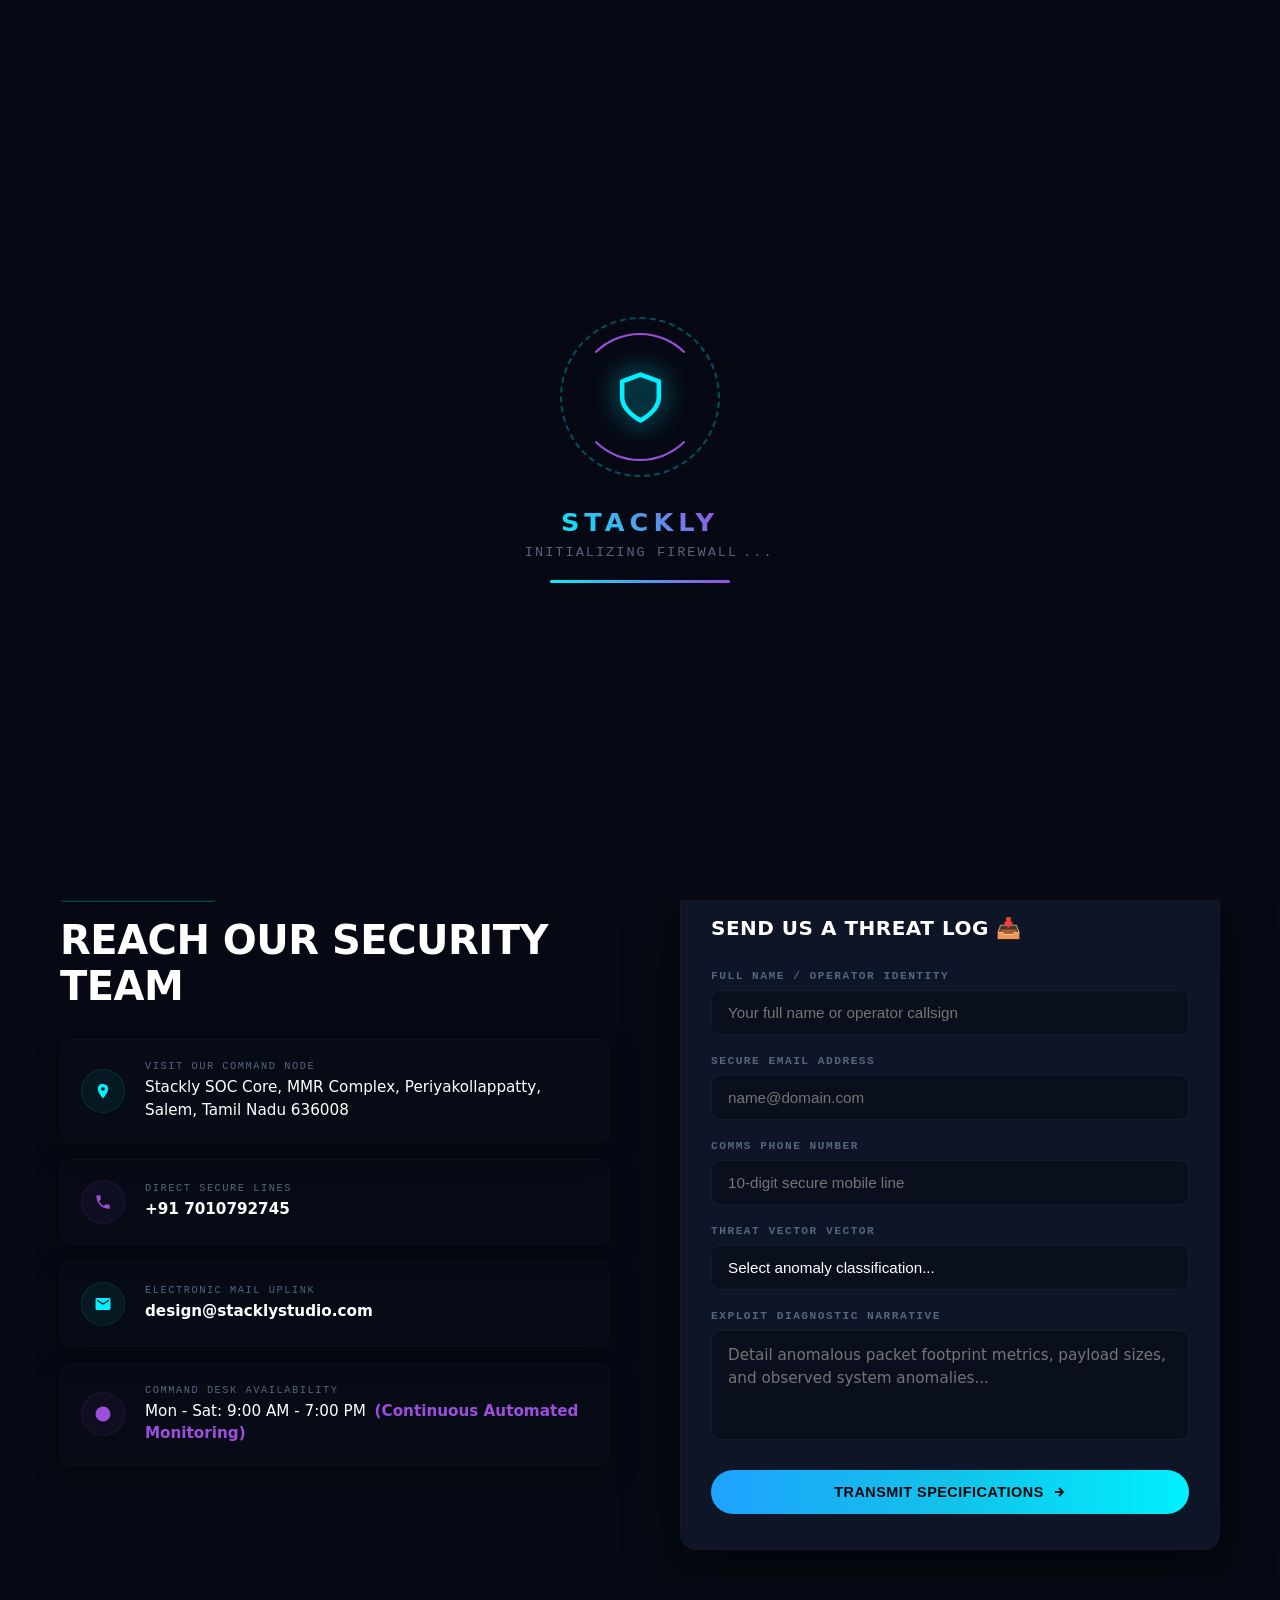
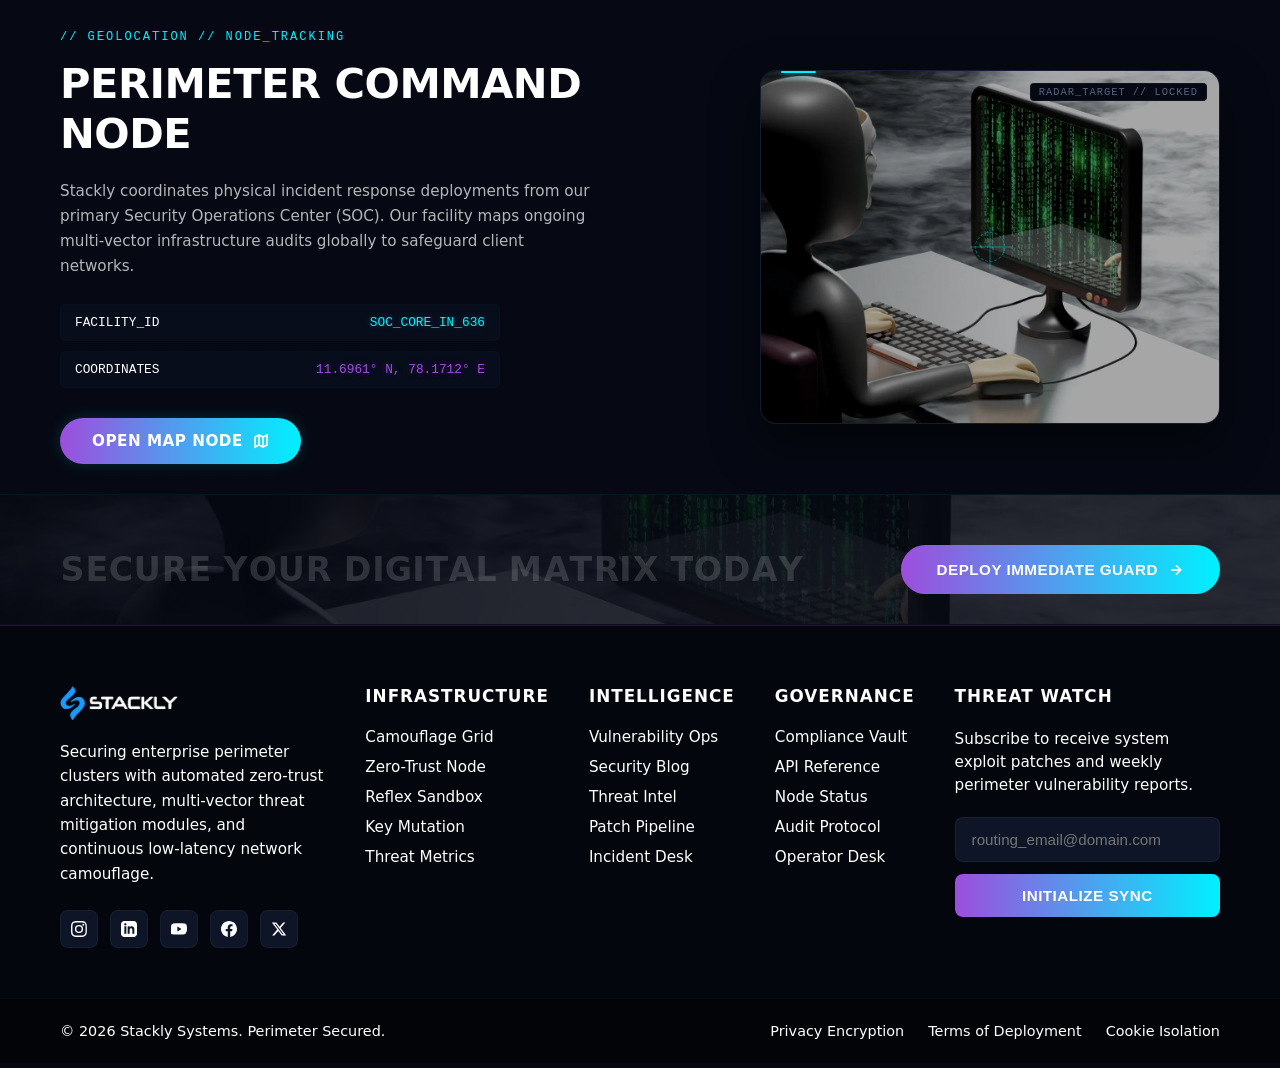
<file: contact.html>
<!DOCTYPE html>
<html lang="en">
<head>
    <meta charset="UTF-8">
    <meta http-equiv="X-Frame-Options" content="DENY">
    <meta name="viewport" content="width=device-width, initial-scale=1.0">
    <title>Stackly - Cyber Protection</title>
    <!-- Link External Stylesheet -->
    <link rel="stylesheet" href="style.css">
</head>
<body>

    <!-- CREATIVE PRELOADER LAYER -->
    <div id="preloader">
        <div class="cyber-anim-container">
            <!-- Outer spinning dashed track -->
            <div class="orbital-ring"></div>
            <!-- Inner reverse spinning track -->
            <div class="orbital-ring-inner"></div>
            <!-- Vector Shield Icon -->
            <svg class="svg-shield-icon" viewBox="0 0 24 24" xmlns="http://w3.org">
                <path d="M12 22s8-4 8-10V5l-8-3-8 3v7c0 6 8 10 8 10z" stroke-linecap="round" stroke-linejoin="round"/>
            </svg>
        </div>
        <!-- Branded Preloader Heading -->
        <div class="loader-title">Stackly</div>
        <div class="loader-status">Initializing Firewall</div>
        <div class="progress-timeline">
            <div class="progress-fill"></div>
        </div>
    </div>

    <!-- MAIN UI PAGE (Hidden initially) -->
    

    <!-- Link External JavaScript Logic -->
    <script> document.addEventListener("DOMContentLoaded", () => {
    const preloader = document.getElementById("preloader");
    const appContent = document.getElementById("appContent");
    const actionBtn = document.getElementById("actionBtn");

    // Clear and handle the 2-second loading time handover
    setTimeout(() => {
        if (preloader) {
            preloader.classList.add("loaded");
        }
        if (appContent) {
            appContent.classList.add("visible");
        }
    }, 2000); 

    if (actionBtn) {
        actionBtn.addEventListener("click", () => {
            alert("Stackly Security Protocols updated successfully!");
        });
    }
});
</script>

<header class="main-header">
    <div class="header-container">
        <!-- Brand Logo Container (Tied to JS Window Reload Engine) -->
        <div class="logo-wrapper" id="brandLogoBtn" title="Refresh Dashboard">
            <img src="./assests/automotive logo.webp" alt="Stackly Logo" class="brand-img">
        </div>

        <!-- Centralized App Menu Navigation Links (Now with Contact Us) -->
        <nav class="nav-menu" id="navigationDrawer">
            <a href="index.html" class="nav-link ">Home</a>
            <a href="firewall.html" class="nav-link">Firewall</a>
            <a href="logs.html" class="nav-link">Threat Logs</a>
            <a href="analytics.html" class="nav-link ">Analytics</a>
            <a href="blogs.html" class="nav-link ">Blogs</a>
            <a href="contact.html" class="nav-link active">Contact Us</a>
        </nav>

        <!-- Authorization Action Controls Corner -->
        <div class="auth-wrapper">
      <button class="auth-btn" onclick="window.location.href='login.html'">
    Access Console
</button>
        </div>

        <!-- Adaptive Mobile Hamburger Icon Trigger -->
        <button class="hamburger-menu" id="hamburgerToggle" aria-label="Toggle Navigation">
            <span class="bar"></span>
            <span class="bar"></span>
            <span class="bar"></span>
        </button>
    </div>
</header>

<!-- Overlay background asset used to execute backdrop blur behind the open mobile nav menu -->
<div class="blur-backdrop" id="screenOverlay"></div>

<script>
    document.addEventListener("DOMContentLoaded", () => {
    const brandLogoBtn = document.getElementById("brandLogoBtn");
    const hamburgerToggle = document.getElementById("hamburgerToggle");
    const screenOverlay = document.getElementById("screenOverlay");
    const navLinks = document.querySelectorAll(".nav-link");

    // 1. Core Page Refresh Bind tied to Brand Image element clicks
    if (brandLogoBtn) {
        brandLogoBtn.addEventListener("click", () => {
            window.location.reload();
        });
    }

    // 2. Responsive Mobile Navigation Menu & Blurring Layer Toggle Control
    function toggleMobileMenu() {
        document.body.classList.toggle("menu-open");
    }

    if (hamburgerToggle) {
        hamburgerToggle.addEventListener("click", toggleMobileMenu);
    }

    // Collapse drawer panel if a user clicks outside the menu boundaries onto the blurred viewport backdrop
    if (screenOverlay) {
        screenOverlay.addEventListener("click", toggleMobileMenu);
    }

    // Auto-collapse mobile navigation dropdown drawer seamlessly when items are selected
    navLinks.forEach(link => {
        link.addEventListener("click", () => {
            document.body.classList.remove("menu-open");
            
            // Clean active track classes variables 
            navLinks.forEach(item => item.classList.remove("active"));
            link.classList.add("active");
        });
    });
});

</script>

<section class="contact-hero-section" id="contact-uplink">
    <!-- Atmospheric blueprint coordinate wireframe overlay -->
    <div class="contact-hero-grid-mask"></div>

    <div class="contact-hero-container">
        
        <!-- Left Side Column: Text Content Block Matrix -->
        <div class="contact-hero-content">
            <div class="cyber-badge">// SECURE_SIGNAL_UPLINK // GATEWAY_ACTIVE</div>
            <h1 class="contact-hero-title">Establish Secure Perimeter Link</h1>
            <p class="contact-hero-desc">
                Connect directly with Stackly security operations commanders. Initialize encrypted communication channels to report network perimeter vulnerability vectors, request enterprise zero-trust deployments, or audit cloud staging camouflage profiles.
            </p>

            <!-- Floating CTA Controls Row -->
            <div class="floating-btn-wrap">
                <div class="cta-group">
                 
<button class="cta-btn primary-cta" type="button" onclick="window.location.href='404.html';">
    Initialize Link
</button>

<button class="cta-btn secondary-cta" type="button" onclick="window.location.href='404.html';">
    <span>View Node Status</span>
    <svg class="btn-arrow" viewBox="0 0 24 24" fill="none" stroke="currentColor" stroke-width="2.5">
        <line x1="5" y1="12" x2="19" y2="12"></line>
        <polyline points="12 5 19 12 12 19"></polyline>
    </svg>
</button>


                </div>
            </div>
        </div>

        <!-- Right Side Column: Interactive 3D Satellite Uplink Vector SVG Diagram -->
        <div class="contact-hero-visual">
            <div class="vector-hud-scope">
                <svg class="hud-matrix-svg" viewBox="0 0 220 220" xmlns="http://w3.org">
                    <defs>
                        <linearGradient id="uplinkBeamGlow" x1="0%" y1="0%" x2="100%" y2="100%">
                            <stop offset="0%" stop-color="rgba(0, 240, 255, 0.18)" stop-opacity="1"/>
                            <stop offset="60%" stop-color="rgba(157, 78, 221, 0.03)" stop-opacity="0.4"/>
                            <stop offset="100%" stop-color="transparent" stop-opacity="0"/>
                        </linearGradient>
                        <filter id="neonGlow">
                            <feGaussianBlur stdDeviation="4" result="blur"/>
                            <feMerge>
                                <feMergeNode in="blur"/>
                                <feMergeNode in="SourceGraphic"/>
                            </feMerge>
                        </filter>
                    </defs>

                    <!-- Concentric Target Reticle Lines Grid -->
                    <circle cx="110" cy="110" r="95" fill="none" stroke="rgba(0, 240, 255, 0.04)" stroke-width="1" />
                    <circle cx="110" cy="110" r="70" fill="none" stroke="#9d4edd" stroke-width="1" stroke-dasharray="6, 4" class="radar-inner-ring" />
                    <circle cx="110" cy="110" r="45" fill="none" stroke="#00f0ff" stroke-width="1.5" />
                    <circle cx="110" cy="110" r="6" fill="#ffffff" filter="url(#neonGlow)"/>
                    
                    <!-- Global Uplink Nodes Alignment -->
                    <g class="satellite-orbit-group">
                        <!-- Orbit Path 1 -->
                        <ellipse cx="110" cy="110" rx="80" ry="25" fill="none" stroke="rgba(255, 255, 255, 0.08)" stroke-width="1" transform="rotate(-30 110 110)" />
                        <!-- Orbit Path 2 -->
                        <ellipse cx="110" cy="110" rx="80" ry="25" fill="none" stroke="rgba(255, 255, 255, 0.08)" stroke-width="1" transform="rotate(30 110 110)" />
                        
                        <!-- Transmitting Beacon Signals -->
                        <circle cx="40" cy="70" r="4.5" fill="#00f0ff" class="radar-ping-dot" filter="url(#neonGlow)" />
                        <circle cx="180" cy="150" r="4.5" fill="#9d4edd" class="radar-ping-dot" filter="url(#neonGlow)" />
                        <circle cx="110" cy="25" r="3.5" fill="#00ff88" class="radar-ping-dot" filter="url(#neonGlow)" />
                    </g>

                    <!-- Endless Sweeping Visual Laser Beam Overlay Line -->
                    <path d="M110,110 L220,110 A110,110 0 0,1 110,220 Z" fill="url(#uplinkBeamGlow)" class="radar-sweep-beam-path"/>
                </svg>

                <div class="hud-telemetry-chip chip-top">UPLINK // ESTABLISHED</div>
                <div class="hud-telemetry-chip chip-bottom">ENC_LEVEL // AES_256</div>
            </div>
        </div>

    </div>
</section>

<style>
    :root {
    --bg-deep: #060913;
    --bg-surface: #0d1527;
    --neon-cyan: #00f0ff;
    --neon-purple: #9d4edd;
    --text-bright: #ffffff;
    --text-dim: #55657e;
    --accent-success: #00ff88;
    --header-height: 70px;
}

/* ==========================================
   RESTRICTED PADDING HERO ARRANGEMENT
========================================== */
.contact-hero-section {
    position: relative;
    width: 100%;
    min-height: calc(100vh - var(--header-height));
    display: flex;
    align-items: center;
    background-color: var(--bg-deep);
    overflow: hidden;
    box-sizing: border-box;
    padding-top: 100px;        /* Strict 50px top padding limit constraint */
    padding-bottom: 30px;     /* Strict 30px bottom padding footprint layout */
}

.contact-hero-grid-mask {
    position: absolute;
    top: 0; left: 0; width: 100%; height: 100%;
    background-image: radial-gradient(rgba(255, 255, 255, 0.006) 1px, transparent 1px);
    background-size: 26px 28px;
    pointer-events: none; z-index: 1;
}

.contact-hero-container {
    position: relative;
    max-width: 1240px;
    width: 100%;
    margin: 0 auto;
    padding: 0 40px;
    display: grid;
    /* Asymmetric column splitting format avoids layout text overlapping */
    grid-template-columns: 1.15fr 0.85fr;
    gap: 60px;
    align-items: center;
    z-index: 2;
}

/* ==========================================
   LEFT PANEL - TYPOGRAPHY & INTRO CORES
========================================== */
.contact-hero-content {
    display: flex;
    flex-direction: column;
    align-items: flex-start;
}

.cyber-badge {
    font-family: monospace;
    color: var(--neon-cyan);
    font-size: 0.75rem;
    letter-spacing: 2px;
}

.contact-hero-title {
    font-size: 3.2rem;
    font-weight: 800;
    line-height: 1.15;
    text-transform: uppercase;
    letter-spacing: -0.5px;
    color: var(--text-bright); /* Forced crisp white text color system */
    margin-top: 15px;
    margin-bottom: 25px;
    transition: color 0.3s ease, text-shadow 0.3s ease;
}

.contact-hero-desc {
    font-size: 1.05rem;
    color: var(--text-bright); /* Forced bright white paragraph color */
    line-height: 1.65;
    margin-bottom: 35px;
    opacity: 0.95;
    text-align: left;
    transition: color 0.3s ease;
}

/* ==========================================
   FLOATING ACTION BUTTON CONTROLS ROW
========================================== */
.floating-btn-wrap {
    animation: actionRowFloat 4.5s ease-in-out infinite; /* Automated vertical float engine loop */
    width: 100%;
}

.cta-group {
    display: flex;
    flex-wrap: wrap;
    align-items: center;
    gap: 16px;
    width: 100%;
}

.cta-btn {
    padding: 14px 28px;
    border-radius: 30px;
    font-size: 0.95rem;
    font-weight: 700;
    cursor: pointer;
    display: inline-flex;
    align-items: center;
    justify-content: center;
    gap: 8px;
    color: var(--text-bright); /* Forced white typography buttons */
    box-sizing: border-box;
    white-space: nowrap;
    transition: transform 0.25s cubic-bezier(0.2, 0.8, 0.2, 1), box-shadow 0.3s ease;
}

.primary-cta {
    background: transparent;
    border: 1px solid rgba(255, 255, 255, 0.2);
    backdrop-filter: blur(10px);
}
.primary-cta:hover {
    background-color: var(--text-bright);
    color: var(--bg-deep) !important;
    border-color: var(--text-bright);
    box-shadow: 0 10px 25px rgba(255, 255, 255, 0.25);
    transform: translateY(-2px);
}

.secondary-cta {
    background: rgba(13, 21, 39, 0.6);
    border: 1px solid var(--neon-cyan);
    box-shadow: 0 0 15px rgba(0, 240, 255, 0.15);
}
.secondary-cta:hover {
    background: linear-gradient(90deg, var(--neon-purple), var(--neon-cyan));
    border-color: transparent;
    box-shadow: 0 10px 30px rgba(0, 240, 255, 0.35);
    transform: translateY(-2px);
}

.btn-arrow { width: 16px; height: 16px; fill: none; stroke: currentColor; stroke-width: 2.5; transition: transform 0.3s ease; }
.secondary-cta:hover .btn-arrow { transform: translateX(4px); }

/* ==========================================
   RIGHT PANEL - RESPONSIVE HUD SATELLITE
========================================== */
.contact-hero-visual {
    display: flex;
    justify-content: flex-end;
    align-items: center;
}

.vector-hud-scope {
    position: relative;
    width: 100%;
    max-width: 380px;
    aspect-ratio: 1 / 1;
    background: rgba(13, 21, 39, 0.3);
    border: 1px solid rgba(255, 255, 255, 0.03);
    border-radius: 50%;
    display: flex;
    justify-content: center;
    align-items: center;
    box-shadow: 0 15px 40px rgba(0, 0, 0, 0.5);
    transition: border-color 0.4s ease, box-shadow 0.4s ease;
}

.hud-matrix-svg { width: 100%; height: auto; display: block; }

/* Continuous vector movement animation loops */
.radar-sweep-beam-path { transform-origin: 110px 110px; animation: continuousSonarSweep 4s linear infinite; }
.radar-inner-ring { transform-origin: 110px 110px; animation: continuousSonarSweep 16s linear infinite reverse; }
.satellite-orbit-group { transform-origin: 110px 110px; animation: continuousSonarSweep 25s linear infinite; }
.radar-ping-dot { animation: pulseRadarPing 1.5s infinite ease-in-out; transform-origin: center; }

/* Interactive Hover Content Glows mappings */
.contact-hero-section:hover .contact-hero-title { color: var(--neon-cyan); text-shadow: 0 0 15px rgba(0, 240, 255, 0.5); }
.contact-hero-section:hover .contact-hero-desc { color: var(--text-bright); }

.vector-hud-scope:hover {
    border-color: rgba(0, 240, 255, 0.25);
    box-shadow: 0 20px 50px rgba(0, 240, 255, 0.06);
}
.vector-hud-scope:hover .hud-telemetry-chip { color: var(--text-bright); border-color: rgba(0, 240, 255, 0.3); }

/* HUD Labels absolute position anchors */
.hud-telemetry-chip {
    position: absolute; font-family: monospace; font-size: 0.65rem; color: var(--text-dim);
    letter-spacing: 1px; background-color: var(--bg-deep); padding: 2px 8px;
    border: 1px solid rgba(255, 255, 255, 0.04); border-radius: 4px; transition: color 0.3s, border-color 0.3s;
}
.chip-top { top: -6px; }
.chip-bottom { bottom: -6px; }

/* ==========================================
   CORE RUNTIME SYSTEM KEYFRAME ENGINES
========================================== */
@keyframes continuousSonarSweep { 0% { transform: rotate(0deg); } 100% { transform: rotate(360deg); } }
@keyframes pulseRadarPing { 0%, 100% { transform: scale(1); opacity: 0.5; } 50% { transform: scale(1.3); opacity: 1; } }
@keyframes actionRowFloat { 0%, 100% { transform: translateY(0px); } 50% { transform: translateY(-5px); } }

/* ==========================================
   FLUID RESPONSIVE VIEWPORT BOUNDS
========================================== */
@media (max-width: 992px) {
    .contact-hero-container {
        grid-template-columns: 1fr; /* Switch to clean single-column row stack layouts to avoid text collisions */
        padding: 0 24px;
        gap: 50px;
    }
    .contact-hero-content { align-items: center; text-align: center; }
    .contact-hero-title { font-size: 2.6rem; text-align: center; }
    .contact-hero-desc { max-width: 100%; font-size: 0.95rem; }
    .cta-group { justify-content: center; }
    .contact-hero-visual { justify-content: center; width: 100%; }
    .vector-hud-scope { max-width: 320px; }
}

@media (max-width: 480px) {
    .contact-hero-container { padding: 0 16px; }
    .contact-hero-title { font-size: 2.1rem; }
    .cta-group { flex-direction: column; }
    .cta-btn { width: 100%; }
}

</style>

<script>
    document.addEventListener("DOMContentLoaded", () => {
    
    // UTILITY SCROLL: Triggers fluid anchor jumps without page layout layout flashes
    const primaryLinkBtn = document.querySelector(".primary-cta");

    if (primaryLinkBtn) {
        primaryLinkBtn.addEventListener("click", (event) => {
            event.preventDefault();
            
            // Looks down the stacked DOM for your dedicated forms console segment
            const targetFormNode = document.getElementById("contact-form");
            
            if (targetFormNode) {
                targetFormNode.scrollIntoView({
                    behavior: "smooth",
                    block: "start"
                });
            } else {
                // Secondary backup buffer logs error code parameters onto console matrix lines safely
                console.warn("UPLINK_ALERT // Target node [contact-form] missing from current stack blueprint.");
            }
        });
    }
});

</script>

<section class="contact-form-section" id="contact-form">
    <div class="contact-form-container">
        
        <!-- Left Side Column: Head Office Terminal Directory Row Stack -->
        <div class="contact-info-panel">
            <div class="head-office-badge">
                <span class="badge-dot"></span> SECURE NOC DESK
            </div>
            <h2 class="info-panel-title">Reach Our Security Team</h2>

            <div class="directory-cards-stack">
                <!-- Card 1: SOC Physical Coordinates -->
                <div class="directory-card">
                    <div class="card-icon-wrap bg-cyan-dim">
                        <svg viewBox="0 0 24 24" class="card-icon"><path d="M12 2C8.13 2 5 5.13 5 9c0 5.25 7 13 7 13s7-7.75 7-13c0-3.87-3.13-7-12-7zm0 9.5c-1.38 0-2.5-1.12-2.5-2.5s1.12-2.5 2.5-2.5 2.5 1.12 2.5 2.5-1.12 2.5-2.5 2.5z"/></svg>
                    </div>
                    <div class="card-text-block">
                        <span class="card-meta">VISIT OUR COMMAND NODE</span>
                        <address>Stackly SOC Core, MMR Complex, Periyakollappatty, Salem, Tamil Nadu 636008</address>
                    </div>
                </div>

                <!-- Card 2: Secure Phone Phone Lines -->
                <div class="directory-card">
                    <div class="card-icon-wrap bg-purple-dim">
                        <svg viewBox="0 0 24 24" class="card-icon"><path d="M6.62 10.79c1.44 2.83 3.76 5.21 6.59 6.59l2.2-2.2c.27-.27.67-.36 1.02-.24 1.12.37 2.33.57 3.57.57.55 0 1 .45 1 1V20c0 .55-.45 1-1 1-9.39 0-16.8-7.61-16.8-17 0-.55.45-1 1-1h3.5c.55 0 1 .45 1 1 0 1.25.2 2.45.57 3.57.11.35.03.74-.25 1.02l-2.2 2.2z"/></svg>
                    </div>
                    <div class="card-text-block">
                        <span class="card-meta">DIRECT SECURE LINES</span>
                        <a href="tel:+917010792745" class="telephony-link">+91 7010792745</a>
                    </div>
                </div>

                <!-- Card 3: Mail ID Launching Native Outlook Link -->
                <div class="directory-card">
                    <div class="card-icon-wrap bg-cyan-dim">
                        <svg viewBox="0 0 24 24" class="card-icon"><path d="M20 4H4c-1.1 0-1.99.9-1.99 2L2 18c0 1.1.9 2 2 2h16c1.1 0 2-.9 2-2V6c0-1.1-.9-2-2-2zm0 4l-8 5-8-5V6l8 5 8-5v2z"/></svg>
                    </div>
                    <div class="card-text-block">
                        <span class="card-meta">ELECTRONIC MAIL UPLINK</span>
                        <a href="mailto:design@stacklystudio.com" class="electronic-mail-link">design@stacklystudio.com</a>
                    </div>
                </div>

                <!-- Card 4: Operating Frame Availability -->
                <div class="directory-card">
                    <div class="card-icon-wrap bg-purple-dim">
                        <svg viewBox="0 0 24 24" class="card-icon"><circle cx="12" cy="12" r="10"></circle><polyline points="12 6 12 12 16 14"></polyline></svg>
                    </div>
                    <div class="card-text-block">
                        <span class="card-meta">COMMAND DESK AVAILABILITY</span>
                        <p class="availability-schedule">Mon - Sat: 9:00 AM - 7:00 PM <span class="closed-tag">(Continuous Automated Monitoring)</span></p>
                    </div>
                </div>
            </div>
        </div>

        <!-- Right Side Column: Message Ingestion Card Shield Console -->
        <div class="contact-form-panel">
            <div class="secure-form-card">
                <h3 class="form-card-title">Send Us A Threat Log 📥</h3>
                
                <form id="secureContactForm" novalidate>
                    <!-- Input 1: Full Name / Callsign -->
                    <div class="console-form-group">
                        <label for="inputFullName">Full Name / Operator Identity</label>
                        <input type="text" id="inputFullName" class="cyber-console-input" placeholder="Your full name or operator callsign" autocomplete="off">
                    </div>

                    <!-- Input 2: Email Address -->
                    <div class="console-form-group">
                        <label for="inputEmailAddress">Secure Email Address</label>
                        <input type="email" id="inputEmailAddress" class="cyber-console-input" placeholder="name@domain.com" autocomplete="off">
                    </div>

                    <!-- Input 3: Phone Number -->
                    <div class="console-form-group">
                        <label for="inputPhoneNumber">Comms Phone Number</label>
                        <input type="tel" id="inputPhoneNumber" class="cyber-console-input" placeholder="10-digit secure mobile line" autocomplete="off">
                    </div>

                    <!-- Input 4: Threat Vector Classification Dropdown -->
                    <div class="console-form-group">
                        <label for="selectDiscipline">Threat Vector Vector</label>
                        <div class="dropdown-select-wrapper">
                            <select id="selectDiscipline" class="cyber-console-input select-node">
                                <option value="" disabled selected hidden>Select anomaly classification...</option>
                                <option value="zero-trust">Zero-Trust Network Perimeter Deployment</option>
                                <option value="camouflage">Cloud Staging Camouflage Profile</option>
                                <option value="vulnerability">Perimeter Penetration Auditing</option>
                                <option value="microservice">Autonomous Microservice Sandboxing</option>
                            </select>
                        </div>
                    </div>

                    <!-- Input 5: Project Narrative Text Area -->
                    <div class="console-form-group">
                        <label for="textareaNarrative">Exploit Diagnostic Narrative</label>
                        <textarea id="textareaNarrative" class="cyber-console-input textarea-node" placeholder="Detail anomalous packet footprint metrics, payload sizes, and observed system anomalies..."></textarea>
                    </div>

                    <!-- Ingestion Submit Action Button -->
                    <button type="submit" class="transmit-submit-btn">
                        <span>Transmit Specifications</span>
                        <svg viewBox="0 0 24 24" class="btn-arrow-svg"><line x1="5" y1="12" x2="19" y2="12"></line><polyline points="12 5 19 12 12 19"></polyline></svg>
                    </button>
                </form>
            </div>
        </div>

    </div>
</section>

<style>
    :root {
    --bg-deep: #060913;
    --bg-surface: #0a0f1d; /* Snug slate-obsidian shade derived from the source image */
    --neon-cyan: #00f0ff;
    --neon-purple: #9d4edd;
    --text-bright: #ffffff; /* Explicitly forced crisp white typography requirement */
    --text-dim: #55657e;
    --accent-error: #ff3366;
}

/* ==========================================
   FORM CONTAINER PADDING MANAGEMENT
========================================== */
.contact-form-section {
    position: relative;
    width: 100%;
    display: block;
    padding-top: 50px;        /* Strict 50px top padding limit constraint */
    padding-bottom: 30px;     /* Strict 30px bottom padding layout constraint */
    background-color: var(--bg-deep);
    overflow: hidden;
    box-sizing: border-box;
}

.contact-form-container {
    position: relative;
    max-width: 1240px;
    width: 100%;
    margin: 0 auto;
    padding: 0 40px;
    display: grid;
    /* Precise side-by-side symmetric layout layout matches source capture */
    grid-template-columns: 1fr 1fr;
    gap: 60px;
    align-items: start;
}

/* ==========================================
   LEFT ZONE - TERMINAL DIRECTORY STACK
========================================== */
.contact-info-panel {
    display: flex;
    flex-direction: column;
    align-items: flex-start;
}

.head-office-badge {
    display: inline-flex;
    align-items: center;
    gap: 8px;
    background-color: rgba(0, 240, 255, 0.08);
    border: 1px solid rgba(0, 240, 255, 0.2);
    padding: 4px 12px;
    border-radius: 4px;
    font-family: monospace;
    font-size: 0.7rem;
    font-weight: 700;
    color: var(--neon-cyan);
    letter-spacing: 1px;
}

.badge-dot {
    width: 6px; height: 6px; border-radius: 50%;
    background-color: var(--neon-cyan); box-shadow: 0 0 6px var(--neon-cyan);
}

.info-panel-title {
    font-size: 2.5rem;
    font-weight: 900;
    text-transform: uppercase;
    color: var(--text-bright); /* Forced white title typography rules */
    margin-top: 15px;
    margin-bottom: 30px;
    letter-spacing: -0.5px;
    text-align: left;
}

.directory-cards-stack {
    display: flex;
    flex-direction: column;
    gap: 16px;
    width: 100%;
}

.directory-card {
    background-color: rgba(10, 15, 29, 0.4);
    border: 1px solid rgba(255, 255, 255, 0.02);
    border-radius: 12px;
    padding: 20px;
    display: flex;
    align-items: center;
    gap: 20px;
    box-shadow: 0 10px 30px rgba(0, 0, 0, 0.2);
    box-sizing: border-box;
    transition: border-color 0.3s ease, background-color 0.3s ease;
}

.card-icon-wrap {
    width: 44px; height: 44px; border-radius: 50%;
    display: flex; justify-content: center; align-items: center;
    flex-shrink: 0;
}
.bg-cyan-dim { background-color: rgba(0, 240, 255, 0.06); border: 1px solid rgba(0, 240, 255, 0.1); }
.bg-purple-dim { background-color: rgba(157, 78, 221, 0.06); border: 1px solid rgba(157, 78, 221, 0.1); }

.card-icon { width: 18px; height: 18px; fill: var(--neon-cyan); }
.bg-purple-dim .card-icon { fill: var(--neon-purple); }

.card-text-block {
    display: flex; flex-direction: column; align-items: flex-start; text-align: left;
}

.card-meta {
    font-family: monospace; font-size: 0.65rem; color: var(--text-dim);
    letter-spacing: 1.5px; margin-bottom: 4px;
}

.directory-card address,
.directory-card p,
.directory-card a {
    font-size: 0.95rem; font-style: normal; line-height: 1.5;
    color: var(--text-bright); /* Forced white card content text strings block */
    text-decoration: none; margin: 0; transition: color 0.2s;
}

.electronic-mail-link, .telephony-link { font-weight: 700; cursor: pointer; }
.electronic-mail-link:hover { color: var(--neon-cyan); text-shadow: 0 0 8px rgba(0,240,255,0.3); }
.telephony-link:hover { color: var(--neon-purple); }
.closed-tag { color: var(--neon-purple); font-weight: 700; margin-left: 4px; }

/* Interactive hovering glows on Left Directory rows modules */
.directory-card:hover {
    border-color: rgba(0, 240, 255, 0.15);
    background-color: rgba(10, 15, 29, 0.7);
}

/* ==========================================
   RIGHT SIDE - MESSAGE INGESTION CARD
========================================== */
.contact-form-panel {
    width: 100%; display: flex; justify-content: flex-end;
}

.secure-form-card {
    width: 100%; max-width: 540px;
    background-color: var(--bg-surface);
    border: 1px solid rgba(255, 255, 255, 0.02);
    border-radius: 16px; padding: 35px 30px;
    box-shadow: 0 25px 55px rgba(0, 0, 0, 0.45);
    box-sizing: border-box;
}

.form-card-title {
    font-size: 1.25rem; font-weight: 800; text-transform: uppercase;
    color: var(--text-bright); /* Forced white console card heading */
    letter-spacing: 0.5px; margin-bottom: 30px; text-align: left;
}

#secureContactForm {
    display: flex; flex-direction: column; gap: 20px; width: 100%;
}

.console-form-group {
    display: flex; flex-direction: column; align-items: flex-start; width: 100%;
}

.console-form-group label {
    font-family: monospace; font-size: 0.7rem; font-weight: 700;
    text-transform: uppercase; color: var(--text-dim);
    letter-spacing: 1.5px; margin-bottom: 8px;
}

/* Custom styled inputs text properties matched from source reference blueprint */
.cyber-console-input {
    width: 100%; padding: 13px 16px;
    background-color: rgba(6, 9, 19, 0.45);
    border: 1px solid rgba(255, 255, 255, 0.05);
    border-radius: 8px;
    color: var(--text-bright); /* Forced white input string streams */
    font-size: 0.95rem; box-sizing: border-box;
    transition: border-color 0.25s, background-color 0.25s, box-shadow 0.25s;
}

.cyber-console-input:focus {
    outline: none; border-color: rgba(0, 240, 255, 0.4);
    background-color: rgba(6, 9, 19, 0.6);
    box-shadow: 0 0 10px rgba(0, 240, 255, 0.1);
}

/* Custom Select Dropdown wrapper fixes */
.dropdown-select-wrapper { width: 100%; position: relative; }
.select-node {
    appearance: none; -webkit-appearance: none; cursor: pointer;
    background-image: url("data:image/svg+xml;charset=UTF-8,%3csvg xmlns='http://w3.org' viewBox='0 0 24 24' fill='none' stroke='%2355657e' stroke-width='2' stroke-linecap='round' stroke-linejoin='round'%3e%3cpolyline points='6 9 12 15 18 9'%3e%3c/polyline%3e%3c/svg%3e");
    background-repeat: no-repeat; background-position: right 16px center; background-size: 14px;
    padding-right: 40px;
}
.select-node option { background-color: #060913; color: var(--text-bright); }

.textarea-node { height: 110px; resize: none; font-family: inherit; line-height: 1.5; }

/* Cybersecurity Blue-Cyan Gradient Submission Button matching image sample */
.transmit-submit-btn {
    width: 100%; padding: 14px; margin-top: 10px;
    background: linear-gradient(90deg, #1fa2ff, #12c2e9, #00f0ff);
    color: #03060c; border: none; border-radius: 25px;
    font-size: 0.9rem; font-weight: 700; text-transform: uppercase; letter-spacing: 0.5px;
    cursor: pointer; display: flex; justify-content: center; align-items: center; gap: 8px;
    transition: transform 0.2s ease, box-shadow 0.3s ease;
}

.transmit-submit-btn:hover {
    box-shadow: 0 8px 25px rgba(0, 240, 255, 0.4);
    transform: translateY(-1px);
}
.transmit-submit-btn:active { transform: translateY(0); }

.btn-arrow-svg { width: 14px; height: 14px; fill: none; stroke: currentColor; stroke-width: 3; transition: transform 0.3s ease; }
.transmit-submit-btn:hover .btn-arrow-svg { transform: translateX(4px); }

/* Blinking error frame animation loop hooks */
.input-alert-flash { animation: boundaryErrorFlash 0.3s ease infinite alternate; }
@keyframes boundaryErrorFlash { 0% { box-shadow: 0 0 4px rgba(255, 51, 102, 0.2); } 100% { box-shadow: 0 0 10px rgba(255, 51, 102, 0.5); } }

/* ==========================================
   FLUID RESPONSIVE DESIGN VIEWPORTS
========================================== */
@media (max-width: 992px) {
    .contact-form-container {
        grid-template-columns: 1fr; /* Stack columns vertically on touch display monitors */
        gap: 45px; padding: 0 24px;
    }
    .info-panel-title { font-size: 2.1rem; }
    .contact-form-panel { justify-content: center; }
    .secure-form-card { max-width: 100%; }
}

@media (max-width: 480px) {
    .contact-form-container { padding: 0 16px; gap: 35px; }
    .info-panel-title { font-size: 1.7rem; }
    .directory-card { padding: 16px; gap: 14px; }
    .secure-form-card { padding: 24px 16px; }
    .transmit-submit-btn { border-radius: 8px; }
}

</style>

<script>
    document.addEventListener("DOMContentLoaded", () => {
    
    const secureForm = document.getElementById("secureContactForm");
    const requiredInputs = document.querySelectorAll(".cyber-console-input");

    if (secureForm) {
        secureForm.addEventListener("submit", (event) => {
            event.preventDefault(); // Intercept browser default action properties

            let dataValidationFlag = true;
            let firstEmptyElement = null;

            // Audit text inputs inside layout elements array to confirm they are populated
            requiredInputs.forEach(inputNode => {
                const checkedPayload = inputNode.value.trim();

                if (!checkedPayload) {
                    dataValidationFlag = false;
                    inputNode.style.borderColor = "var(--accent-error)";
                    inputNode.classList.add("input-alert-flash");
                    
                    if (!firstEmptyElement) {
                        firstEmptyElement = inputNode;
                    }
                }
            });

            // If empty fields exist, throw alerts to the operator desk before any page redirection routes
            if (!dataValidationFlag) {
                alert("CRITICAL TRANSMISSION STATUS: Please fill all secure fields before transmitting specifications.");
                if (firstEmptyElement) firstEmptyElement.focus();
                return;
            }

            // Route securely authenticated communications stream to the 404 terminal page loop
            window.location.href = "404.html";
        });

        // Wipes out error red border flashes immediately upon subsequent key inputs triggers
        requiredInputs.forEach(inputNode => {
            inputNode.addEventListener("input", () => {
                inputNode.style.borderColor = "rgba(255, 255, 255, 0.05)";
                inputNode.classList.remove("input-alert-flash");
            });
        });
    }
});

</script>

<section class="ops-map-section" id="perimeter-map">
    <!-- Subtle architectural background pattern grid lines -->
    <div class="map-bg-grid-mesh"></div>

    <div class="map-section-container">
        
        <!-- Left Side: Facility Coordinate Information Console -->
        <div class="map-content-panel">
            <div class="cyber-badge">// GEOLOCATION // NODE_TRACKING</div>
            <h2 class="map-main-title">Perimeter Command Node</h2>
            <p class="map-description">
                Stackly coordinates physical incident response deployments from our primary Security Operations Center (SOC). Our facility maps ongoing multi-vector infrastructure audits globally to safeguard client networks.
            </p>

            <div class="facility-telemetry-box">
                <div class="telemetry-item">
                    <span class="t-label">FACILITY_ID</span>
                    <span class="t-val txt-cyan">SOC_CORE_IN_636</span>
                </div>
                <div class="telemetry-item">
                    <span class="t-label">COORDINATES</span>
                    <span class="t-val txt-purple">11.6961° N, 78.1712° E</span>
                </div>
            </div>

            <!-- Redirection trigger maps directly onto real Google Maps coordinates link -->
            <a href="https://maps.app.goo.gl/1iUAJLxSuFhmkqeE8" target="_blank" rel="noopener noreferrer" class="open-map-action-btn">
                <span>Open Map Node</span>
                <svg viewBox="0 0 24 24" class="btn-map-vector-icon"><polygon points="3 6 9 3 15 6 21 3 21 18 15 21 9 18 3 21"></polygon><line x1="9" y1="3" x2="9" y2="18"></line><line x1="15" y1="6" x2="15" y2="21"></line></svg>
            </a>
        </div>

        <!-- Right Side: High-Contrast Satellite Imagery Canvas Grid -->
        <div class="map-visual-panel">
            <div class="map-canvas-frame">
                <!-- Laser line trim border overlay handle -->
                <div class="card-laser-trim cyan-trim"></div>
                
                <!-- Real HTML layout img tag to house your custom radar map artwork asset -->
                <img src="./assests/quantum.webp" alt="Command Satellite Radar Tracking Map Layer" class="map-display-img-node">
                
                <!-- Advanced scanning beam matrix crosshair radar filters overlay -->
                <div class="map-laser-sweep-beam"></div>
                <div class="radar-crosshair-reticle"></div>
                
                <div class="hud-map-tag tag-top-right">RADAR_TARGET // LOCKED</div>
            </div>
        </div>

    </div>
</section>

<style>
    :root {
    --bg-deep: #060913;
    --bg-surface: #0d1527;
    --neon-cyan: #00f0ff;
    --neon-purple: #9d4edd;
    --text-bright: #ffffff;
    --text-dim: #55657e;
    --accent-success: #00ff88;
}

/* ==========================================
   RESTRICTED PADDING MAP GRID ARRAY
========================================== */
.ops-map-section {
    position: relative;
    width: 100%;
    display: block;
    padding-top: 50px;        /* Restricts section to requested 50px top padding limit */
    padding-bottom: 30px;     /* Restricts section to requested 30px bottom padding layout */
    background-color: var(--bg-deep);
    overflow: hidden;
    box-sizing: border-box;
}

.map-bg-grid-mesh {
    position: absolute;
    top: 0; left: 0; width: 100%; height: 100%;
    background-image: radial-gradient(rgba(255, 255, 255, 0.004) 1px, transparent 1px);
    background-size: 32px 32px;
    pointer-events: none; z-index: 1;
}

.map-section-container {
    position: relative;
    max-width: 1240px;
    width: 100%;
    margin: 0 auto;
    padding: 0 40px;
    display: grid;
    /* Clean asymmetric visual-left and copy-right balancing format split layout */
    grid-template-columns: 1.05fr 0.95fr;
    gap: 60px;
    align-items: center;
    z-index: 2;
}

/* ==========================================
   LEFT ZONE - CONSOLE METRICS INFORMATION
========================================== */
.map-content-panel {
    display: flex;
    flex-direction: column;
    align-items: flex-start;
}

.cyber-badge {
    font-family: monospace; color: var(--neon-cyan); font-size: 0.75rem; letter-spacing: 2px;
}

.map-main-title {
    font-size: 2.6rem; font-weight: 800; line-height: 1.2; text-transform: uppercase;
    letter-spacing: -0.5px; color: var(--text-bright); margin-top: 15px; margin-bottom: 20px;
}

.map-description {
    font-size: 0.95rem; color: rgba(255, 255, 255, 0.7); line-height: 1.65;
    margin-bottom: 25px; text-align: left; max-width: 540px;
}

.facility-telemetry-box {
    display: flex; flex-direction: column; gap: 10px; width: 100%; max-width: 440px;
    margin-bottom: 30px;
}

.telemetry-item {
    display: flex; justify-content: space-between; background: rgba(13, 21, 39, 0.45);
    padding: 10px 14px; border-radius: 6px; font-family: monospace; font-size: 0.8rem;
    border: 1px solid rgba(255, 255, 255, 0.01); transition: background 0.3s, border-color 0.3s;
}
.row-label { color: var(--text-dim); }
.txt-cyan { color: var(--neon-cyan); text-shadow: 0 0 6px rgba(0,240,255,0.3); }
.txt-purple { color: var(--neon-purple); text-shadow: 0 0 6px rgba(157,78,221,0.3); }

/* Interactive Map Launcher Action Button (Outlook/Google Match rules) */
.open-map-action-btn {
    padding: 14px 32px; border-radius: 30px; font-size: 0.95rem; font-weight: 700;
    text-transform: uppercase; letter-spacing: 0.5px; text-decoration: none;
    color: var(--text-bright); background: linear-gradient(90deg, var(--neon-purple), var(--neon-cyan));
    border: none; cursor: pointer; display: inline-flex; align-items: center; gap: 10px;
    box-sizing: border-box; white-space: nowrap;
    box-shadow: 0 0 15px rgba(0, 240, 255, 0.15);
    transition: transform 0.25s cubic-bezier(0.2, 0.8, 0.2, 1), box-shadow 0.3s ease;
}

.open-map-action-btn:hover {
    box-shadow: 0 10px 25px rgba(0, 240, 255, 0.4);
    transform: translateY(-2px);
}
.btn-map-vector-icon { width: 16px; height: 16px; fill: none; stroke: currentColor; stroke-width: 2.5; transition: transform 0.3s ease; }
.open-map-action-btn:hover .btn-map-vector-icon { transform: scale(1.1) rotate(4deg); }

/* ==========================================
   RIGHT ZONE - HIGH-CONTRAST SATELLITE CANVAS
========================================== */
.map-visual-panel {
    width: 100%; display: flex; justify-content: flex-end;
}

.map-canvas-frame {
    position: relative; width: 100%; max-width: 460px;
    aspect-ratio: 1.3 / 1; /* Premium widescreen tracking proportions */
    background-color: var(--bg-surface);
    border: 1px solid rgba(255, 255, 255, 0.03);
    border-radius: 16px; overflow: hidden; /* Clips blueprint laser layers snuggly inside card box */
    box-shadow: 0 20px 45px rgba(0, 0, 0, 0.5);
    box-sizing: border-box;
    transition: border-color 0.4s ease, box-shadow 0.4s ease;
}

.cyan-trim {
    position: absolute; left: 20px; top: 0; width: 35px; height: 2px; border-radius: 2px;
    background-color: var(--neon-cyan); box-shadow: 0 0 8px var(--neon-cyan);
    transition: width 0.4s cubic-bezier(0.2, 0.8, 0.2, 1); z-index: 4;
}

.map-display-img-node {
    width: 100%; height: 100%; object-fit: cover;
    filter: saturate(0.6) contrast(1.15) brightness(0.65);
    transition: transform 0.6s cubic-bezier(0.2, 0.8, 0.2, 1), filter 0.5s ease;
}

/* Continuous lateral scanning sweep bar line overlay */
.map-laser-sweep-beam {
    position: absolute; top: 0; left: 0; width: 100%; height: 100%;
    background: linear-gradient(to bottom, rgba(0,240,255,0) 95%, rgba(0,240,255,0.08) 100%);
    background-size: 100% 8px; pointer-events: none; z-index: 2;
}

/* Crosshair Reticle Center Overlay target graphics */
.radar-crosshair-reticle {
    position: absolute; top: 50%; left: 50%; width: 30px; height: 30px;
    transform: translate(-50%, -50%); pointer-events: none; z-index: 3;
    border: 1px dashed var(--neon-cyan); border-radius: 50%; opacity: 0.4;
    transition: transform 0.4s ease, opacity 0.4s ease, border-color 0.4s;
}
.radar-crosshair-reticle::before,
.radar-crosshair-reticle::after {
    content: ''; position: absolute; background-color: var(--neon-cyan);
}
.radar-crosshair-reticle::before { top: 50%; left: -6px; width: 42px; height: 1px; transform: translateY(-50%); }
.radar-crosshair-reticle::after { left: 50%; top: -6px; height: 42px; width: 1px; transform: translateX(-50%); }

/* Absolute layout tags anchors */
.hud-map-tag {
    position: absolute; font-family: monospace; font-size: 0.65rem; color: var(--text-dim);
    letter-spacing: 1px; background-color: var(--bg-deep); padding: 2px 8px;
    border: 1px solid rgba(255, 255, 255, 0.04); border-radius: 4px; z-index: 3;
    transition: color 0.3s, border-color 0.3s;
}
.tag-top-right { top: 12px; right: 12px; }

/* ==========================================
   INTERACTIVE NEON HOVER GLOWS
========================================== */
.ops-map-section:hover .map-description { color: var(--text-bright); }
.ops-map-section:hover .telemetry-item { background: rgba(13, 21, 39, 0.7); border-color: rgba(255, 255, 255, 0.02); }

.map-canvas-frame:hover {
    border-color: rgba(0, 240, 255, 0.25);
    box-shadow: 0 20px 50px rgba(0, 240, 255, 0.06);
}
.map-canvas-frame:hover .cyan-trim { width: calc(100% - 40px); }
.map-canvas-frame:hover .map-display-img-node { transform: scale(1.03); filter: saturate(0.8) contrast(1.2) brightness(0.7); }
.map-canvas-frame:hover .radar-crosshair-reticle { transform: translate(-50%, -50%) rotate(90deg) scale(1.1); border-color: var(--accent-success); border-style: stroke; opacity: 0.85; }
.map-canvas-frame:hover .hud-map-tag { color: var(--text-bright); border-color: rgba(0, 240, 255, 0.3); }

/* ==========================================
   FLUID RESPONSIVE DESIGN BREAKPOINTS
========================================== */
@media (max-width: 992px) {
    .map-section-container {
        grid-template-columns: 1fr; /* Switch to column stacks format to bypass layout clipping bugs */
        padding: 0 24px; gap: 45px;
    }
    .map-content-panel { align-items: center; text-align: center; }
    .map-description { max-width: 100%; }
    .map-visual-panel { justify-content: center; width: 100%; }
    .map-canvas-frame { max-width: 100%; }
}

@media (max-width: 540px) {
    .map-section-container { padding: 0 16px; gap: 35px; }
    .map-main-title { font-size: 1.85rem; }
    .telemetry-item { flex-direction: column; gap: 4px; align-items: flex-start; }
    .open-map-action-btn { width: 100%; justify-content: center; border-radius: 8px; } /* Blockier touch layout buttons */
    .map-canvas-frame { padding: 0; aspect-ratio: 1.2 / 1; }
}

</style>

<section class="single-line-cta-section">
    <!-- Atmospheric base layout background image tag -->
    <img src="./assests/quantum.webp" alt="Cyber Glow Backdrop" class="cta-banner-bg">

    <div class="cta-banner-container">
        
        <!-- Left Side: Content Title Only -->
        <div class="cta-left-content">
            <h2 class="scroll-letter-title" id="scrollCtaBannerTitle">
                Secure your digital matrix today
            </h2>
        </div>

        <!-- Right Side: Floating Action Button Only -->
        <div class="cta-right-action">
            <div class="floating-btn-wrap">
             <button class="banner-action-btn" type="button" onclick="window.location.href='404.html';">
    <span>Deploy Immediate Guard</span>
    <svg class="btn-arrow" viewBox="0 0 24 24" fill="none" stroke="currentColor" stroke-width="2">
        <line x1="5" y1="12" x2="19" y2="12"></line>
        <polyline points="12 5 19 12 12 19"></polyline>
    </svg>
</button>
            </div>
        </div>

    </div>
</section>

<style>
    :root {
    --bg-deep: #060913;
    --neon-cyan: #00f0ff;
    --neon-purple: #9d4edd;
    --text-bright: #ffffff;
}

/* ==========================================
   CTA BANNER GENERAL LAYOUT SETTINGS
========================================== */
.single-line-cta-section {
    position: relative;
    width: 100%;
    display: block;
    padding-top: 50px;       /* Strict 50px top padding layout limit */
    padding-bottom: 30px;    /* Strict 30px bottom padding layout footprint */
    background-color: var(--bg-deep);
    overflow: hidden;
    box-sizing: border-box;
    border-top: 1px solid rgba(0, 240, 255, 0.05);
    border-bottom: 1px solid rgba(157, 78, 221, 0.05);
}

.cta-banner-bg {
    position: absolute;
    top: 0; left: 0; width: 100%; height: 100%;
    object-fit: cover; opacity: 0.14; pointer-events: none; z-index: 1;
}

.cta-banner-container {
    position: relative;
    max-width: 1240px;
    width: 100%;
    margin: 0 auto;
    padding: 0 40px;
    display: flex;
    justify-content: space-between; /* Perfect horizontal corner-to-corner balance */
    align-items: center;
    gap: 40px;
    z-index: 3;
}

/* ==========================================
   LEFT ZONE - TITLE STYLING
========================================== */
.cta-left-content {
    display: flex;
    max-width: 65%;
    flex: 1;
}

.scroll-letter-title {
    font-size: 35px;
    font-weight: 800;
    line-height: 1.2;
    text-transform: uppercase;
    letter-spacing: -0.5px;
    color: var(--text-bright);
    margin: 0;
    text-align: left;
    word-break: keep-all; 
    overflow-wrap: break-word;
    width: 100%;
}

/* Character split node baselines before scrolling viewport intersection */
.scroll-letter-title .char-unit {
    display: inline-block;
    opacity: 0.15;
    transform: scale(0.95);
    transition: opacity 0.2s cubic-bezier(0.2, 0.8, 0.2, 1), transform 0.2s cubic-bezier(0.2, 0.8, 0.2, 1), text-shadow 0.2s ease;
}

.scroll-letter-title .char-unit.glow-active {
    opacity: 1;
    transform: scale(1);
    color: var(--text-bright);
    text-shadow: 0 0 15px rgba(0, 240, 255, 0.45);
}

/* ==========================================
   RIGHT ZONE - FLOATING BUTTON ACTION
========================================== */
.cta-right-action {
    display: flex;
    justify-content: flex-end;
    align-items: center;
    flex-shrink: 0;
}

.floating-btn-wrap {
    animation: ctaButtonFloat 4.5s ease-in-out infinite; /* Automated smooth float loop */
}

.banner-action-btn {
    padding: 16px 36px;
    border-radius: 35px;
    font-size: 0.95rem;
    font-weight: 700;
    letter-spacing: 0.5px;
    color: var(--text-bright);
    background: linear-gradient(90deg, var(--neon-purple), var(--neon-cyan));
    border: none;
    cursor: pointer;
    box-sizing: border-box;
    white-space: nowrap;
    display: flex;
    align-items: center;
    gap: 10px;
    transition: transform 0.25s cubic-bezier(0.2, 0.8, 0.2, 1), box-shadow 0.3s ease;
}

/* Hover glow illumination effects */
.banner-action-btn:hover {
    box-shadow: 0 12px 35px rgba(0, 240, 255, 0.45);
    transform: scale(1.02);
}

.banner-action-btn:active {
    transform: scale(0.98);
}

.btn-arrow {
    width: 16px; height: 16px;
    transition: transform 0.3s ease;
}
.banner-action-btn:hover .btn-arrow {
    transform: translateX(4px);
}

/* Floating animation timelines */
@keyframes ctaButtonFloat {
    0%, 100% { transform: translateY(0px); }
    50% { transform: translateY(-6px); }
}

/* ==========================================
   FLUID RESPONSIVE DESIGN BOUNDARIES
========================================== */
@media (max-width: 992px) {
    .cta-banner-container {
        flex-direction: column; /* Flips track layout cleanly to columns on tablet/mobile screens */
        text-align: center;
        gap: 30px;
        padding: 0 24px;
    }
    
    .cta-left-content {
        max-width: 100%;
    }
    
    .scroll-letter-title { font-size: 2.2rem; text-align: center; }
    .cta-right-action { justify-content: center; width: 100%; }
}

@media (max-width: 480px) {
    .cta-banner-container { padding: 0 16px; }
    .scroll-letter-title { font-size: 1.75rem; }
    .banner-action-btn { width: 100%; justify-content: center; padding: 14px; }
}

</style>

<script>
    document.addEventListener("DOMContentLoaded", () => {
    
    // SCROLL REVEAL: Minimal Single-Line Title Animation Engine
    const ctaTitleNode = document.getElementById("scrollCtaBannerTitle");

    if (ctaTitleNode) {
        const structuralTextStr = ctaTitleNode.textContent.trim();
        ctaTitleNode.textContent = ""; // Clear placeholder text context

        // Split text cleanly into individual character wrapper span nodes
        const charSpanElements = structuralTextStr.split("").map(character => {
            const spanNode = document.createElement("span");
            spanNode.className = "char-unit";
            // Ensure blank spacing values are rendered as non-breaking entities
            spanNode.innerHTML = character === " " ? "&nbsp;" : character;
            ctaTitleNode.appendChild(spanNode);
            return spanNode;
        });

        function handleBannerTitleScrollReveal() {
            const nodeRect = ctaTitleNode.getBoundingClientRect();
            const browserViewportHeight = window.innerHeight;
            
            // Text illuminates progressively once section passes bottom 95% threshold
            const startScrollRevealLine = browserViewportHeight * 0.95;
            const endScrollRevealLine = (browserViewportHeight * 0.4) + 100; // Built-in padding buffer
            
            let scrollRevealProgress = (startScrollRevealLine - nodeRect.top) / (startScrollRevealLine - endScrollRevealLine);
            scrollRevealProgress = Math.max(0, Math.min(1, scrollRevealProgress));

            const totalActiveCharsIndex = Math.floor(scrollRevealProgress * charSpanElements.length);

            charSpanElements.forEach((spanNode, index) => {
                if (index < totalActiveCharsIndex) {
                    spanNode.classList.add("glow-active");
                } else {
                    spanNode.classList.remove("glow-active");
                }
            });
        }

        // Attach lightweight resize and scroll window listener loops
        window.addEventListener("scroll", handleBannerTitleScrollReveal);
        window.addEventListener("resize", handleBannerTitleScrollReveal);
        
        // Execute an instant baseline run frame immediately on DOM initialization
        handleBannerTitleScrollReveal(); 
    }
});

</script>

<footer class="cyber-footer">
    <div class="footer-top-grid">
        
        <!-- Column 1: Cybersecurity Brand Info & 5 Vector Social Nodes -->
        <div class="footer-brand-column">
            <!-- Brand logo triggers scroll back to top of the webpage window -->
            <div class="footer-logo-wrapper" id="footerLogoBtn" title="Back to Top">
                <img src="./assests/automotive logo.webp" alt="Stackly Logo" class="footer-brand-img">
            </div>
            <p class="brand-bio-text">
                Securing enterprise perimeter clusters with automated zero-trust architecture, multi-vector threat mitigation modules, and continuous low-latency network camouflage.
            </p>
            
            <!-- 5 Ordered Social Icons linked to 404 targets -->
            <div class="social-icon-row">
                <!-- 1. Instagram -->
                <a href="404.html" class="social-btn" aria-label="Instagram">
                    <svg viewBox="0 0 24 24" class="social-svg"><path d="M12 2.163c3.204 0 3.584.012 4.85.07 3.252.148 4.771 1.691 4.919 4.849.058 1.265.069 1.645.069 4.849 0 3.205-.012 3.584-.069 4.849-.149 3.125-1.664 4.671-4.919 4.819-1.265.058-1.644.07-4.85.07-3.204 0-3.584-.012-4.849-.07-3.26-.149-4.771-1.699-4.919-4.82-.058-1.265-.069-1.64-.069-4.849 0-3.204.013-3.583.069-4.849.149-3.125 1.664-4.671 4.919-4.819 1.265-.057 1.644-.069 4.849-.069zM12 0C8.741 0 8.333.014 7.053.072 2.695.272.273 2.79.073 7.151.014 8.433 0 8.84 0 12c0 3.159.014 3.567.072 4.847.199 4.359 2.62 6.782 6.98 6.981 1.28.058 1.688.072 4.848.072 3.159 0 3.567-.014 4.847-.072 4.354-.2 6.782-2.618 6.979-6.98.059-1.28.073-1.689.073-4.848 0-3.159-.014-3.567-.073-4.847-.199-4.359-2.62-6.782-6.979-6.98C15.667.014 15.259 0 12 0zm0 5.838a6.162 6.162 0 1 0 0 12.324 6.162 6.162 0 0 0 0-12.324zM12 16a4 4 0 1 1 0-8 4 4 0 0 1 0 8zm6.406-11.845a1.44 1.44 0 1 0 0 2.881 1.44 1.44 0 0 0 0-2.881z"/></svg>
                </a>
                <!-- 2. LinkedIn -->
                <a href="404.html" class="social-btn" aria-label="LinkedIn">
                    <svg viewBox="0 0 24 24" class="social-svg"><path d="M19 0h-14c-2.761 0-5 2.239-5 5v14c0 2.761 2.239 5 5 5h14c2.762 0 5-2.239 5-5v-14c0-2.761-2.238-5-5-5zm-11 19h-3v-11h3v11zm-1.5-12.268c-.966 0-1.75-.79-1.75-1.764s.784-1.764 1.75-1.764 1.75.79 1.75 1.764-.783 1.764-1.75 1.764zm13.5 12.268h-3v-5.604c0-3.368-4-3.113-4 0v5.604h-3v-11h3v1.765c1.396-2.586 7-2.777 7 2.476v6.759z"/></svg>
                </a>
                <!-- 3. YouTube -->
                <a href="404.html" class="social-btn" aria-label="YouTube">
                    <svg viewBox="0 0 24 24" class="social-svg"><path d="M23.498 6.186a3.016 3.016 0 0 0-2.122-2.136C19.505 3.545 12 3.545 12 3.545s-7.505 0-9.377.505A3.017 3.016 0 0 0 .502 6.186C0 8.07 0 12 0 12s0 3.86-.502 5.74a3.016 3.016 0 0 0 2.122 2.136c1.871.505 9.376.505 9.376.505s7.505 0 9.377-.505a3.015 3.016 0 0 0 2.122-2.136C24 15.86 24 12 24 12s0-3.86-.502-5.74zM9.545 15.568V8.432L15.818 12l-6.273 3.568z"/></svg>
                </a>
                <!-- 4. Facebook -->
                <a href="404.html" class="social-btn" aria-label="Facebook">
                    <svg viewBox="0 0 24 24" class="social-svg"><path d="M24 12.073c0-6.627-5.373-12-12-12s-12 5.373-12 12c0 5.99 4.388 10.954 10.125 11.854v-8.385H7.078v-3.47h3.047V9.43c0-3.007 1.792-4.669 4.533-4.669 1.312 0 2.686.235 2.686.235v2.953H15.83c-1.491 0-1.956.925-1.956 1.874v2.25h3.328l-.532 3.47h-2.796v8.385C19.612 23.027 24 18.062 24 12.073z"/></svg>
                </a>
                <!-- 5. Twitter / X -->
                <a href="404.html" class="social-btn" aria-label="Twitter X">
                    <svg viewBox="0 0 24 24" class="social-svg"><path d="M18.244 2.25h3.308l-7.227 8.26 8.502 11.24H16.17l-5.214-6.817L4.99 21.75H1.68l7.73-8.835L1.254 2.25H8.08l4.713 6.231zm-1.161 17.52h1.833L7.084 4.126H5.117z"/></svg>
                </a>
            </div>
        </div>

        <!-- Links Directory Column 2: Customized Network Links -->
        <div class="footer-links-column">
            <h3>Infrastructure</h3>
            <a href="404.html">Camouflage Grid</a>
            <a href="404.html">Zero-Trust Node</a>
            <a href="404.html">Reflex Sandbox</a>
            <a href="404.html">Key Mutation</a>
            <a href="404.html">Threat Metrics</a>
        </div>

        <!-- Links Directory Column 3 -->
        <div class="footer-links-column">
            <h3>Intelligence</h3>
            <a href="404.html">Vulnerability Ops</a>
            <a href="404.html">Security Blog</a>
            <a href="404.html">Threat Intel</a>
            <a href="404.html">Patch Pipeline</a>
            <a href="404.html">Incident Desk</a>
        </div>

        <!-- Links Directory Column 4 -->
        <div class="footer-links-column">
            <h3>Governance</h3>
            <a href="404.html">Compliance Vault</a>
            <a href="404.html">API Reference</a>
            <a href="404.html">Node Status</a>
            <a href="404.html">Audit Protocol</a>
            <a href="404.html">Operator Desk</a>
        </div>

        <!-- Column 5: Subscription Console Area -->
        <div class="footer-news-column">
            <h3>Threat Watch</h3>
            <p class="news-subtitle">Subscribe to receive system exploit patches and weekly perimeter vulnerability reports.</p>
            
            <form id="footerNewsForm" novalidate>
                <div class="news-input-wrapper">
                    <input type="email" id="newsEmailInput" placeholder="routing_email@domain.com" autocomplete="off">
                </div>
                <button type="submit" class="news-submit-btn">Initialize Sync</button>
            </form>
        </div>

    </div>

    <!-- Bottom Legals Bar Container -->
    <div class="footer-bottom-bar">
        <div class="bottom-bar-container">
            <span class="copyright-text">&copy; 2026 Stackly Systems. Perimeter Secured.</span>
            
            <div class="legal-links-row">
                <a href="404.html">Privacy Encryption</a>
                <a href="404.html">Terms of Deployment</a>
                <a href="404.html">Cookie Isolation</a>
            </div>
        </div>
    </div>
</footer>

<!-- Fixed Floating Back-to-Top Scroller -->
<button class="fixed-top-scroller" id="floatingTopBtn" title="Back to Top" aria-label="Scroll to top">
    <svg viewBox="0 0 24 24" fill="none" stroke="currentColor" stroke-width="2.5"><line x1="12" y1="19" x2="12" y2="5"></line><polyline points="5 12 12 5 19 12"></polyline></svg>
</button>

<style>
    :root {
    --bg-deep: #060913;
    --bg-surface: #0d1527;
    --neon-cyan: #00f0ff;
    --neon-purple: #9d4edd;
    --text-bright: #ffffff;
    --text-dim: #55657e;
    --accent-error: #ff3366;
}

/* ==========================================
   GLOBAL FOOTER CUSTOMIZED CYBER PALETTE
========================================== */
.cyber-footer {
    width: 100%;
    display: block;
    background-color: #03060c; /* Deep black space layout baseline */
    border-top: 1px solid rgba(0, 240, 255, 0.15); /* Neon cyan crisp top seam border */
    padding-top: 60px;
    position: relative;
    box-sizing: border-box;
}

.footer-top-grid {
    max-width: 1240px;
    margin: 0 auto;
    padding: 0 40px 50px 40px;
    display: grid;
    grid-template-columns: 1.35fr repeat(3, 0.7fr) 1.35fr;
    gap: 40px;
}

.footer-brand-column {
    display: flex;
    flex-direction: column;
    align-items: flex-start;
}

.footer-logo-wrapper {
    cursor: pointer;
    transition: transform 0.2s ease;
    margin-bottom: 20px;
}
.footer-logo-wrapper:hover { transform: scale(1.02); }
.footer-brand-img { height: 34px; width: auto; display: block; }

.brand-bio-text {
    font-size: 0.95rem; /* High readability contrast scale */
    color: white;
    line-height: 1.6;
    margin-bottom: 24px;
    text-align: left;
}

.social-icon-row {
    display: flex;
    gap: 12px;
}

.social-btn {
    width: 38px;
    height: 38px;
    border-radius: 8px;
    background-color: var(--bg-surface);
    border: 1px solid rgba(255, 255, 255, 0.04);
    display: flex;
    justify-content: center;
    align-items: center;
    transition: all 0.3s cubic-bezier(0.2, 0.8, 0.2, 1);
}

.social-svg {
    width: 16px;
    height: 16px;
    fill: var(--text-bright); /* Forced solid white icon nodes */
}

/* Cyber network glow filters activated on mouse focus */
.social-btn:hover {
    border-color: var(--neon-cyan);
    background-color: rgba(0, 240, 255, 0.05);
    transform: translateY(-3px);
    box-shadow: 0 0 12px rgba(0, 240, 255, 0.3);
}
.social-btn:hover .social-svg { fill: var(--neon-cyan); }

/* Alternating themed accents to split icon block visuals */
.social-btn:nth-child(even):hover {
    border-color: var(--neon-purple);
    background-color: rgba(157, 78, 221, 0.05);
    box-shadow: 0 0 12px rgba(157, 78, 221, 0.3);
}
.social-btn:nth-child(even):hover .social-svg { fill: var(--neon-purple); }

/* Directory Link Links Grid Column layout sets */
.footer-links-column {
    display: flex;
    flex-direction: column;
    align-items: flex-start;
    text-align: left;
}

.footer-links-column h3, 
.footer-news-column h3 {
    font-size: 1.05rem; /* Increased font scale heading */
    font-weight: 700;
    color: var(--text-bright); /* Forced white title */
    text-transform: uppercase;
    letter-spacing: 1px;
    margin-bottom: 22px;
}

.footer-links-column a {
    font-size: 0.95rem; /* Increased font scale choices */
    color: white;
    text-decoration: none;
    margin-bottom: 12px;
    transition: color 0.2s ease, text-shadow 0.2s ease;
}
.footer-links-column a:hover {
    color: var(--neon-cyan);
    text-shadow: 0 0 8px rgba(0, 240, 255, 0.4);
}

.footer-news-column {
    display: flex;
    flex-direction: column;
    align-items: flex-start;
    text-align: left;
}

.news-subtitle {
    font-size: 0.95rem;
    color: white;
    line-height: 1.5;
    margin-bottom: 20px;
}

#footerNewsForm {
    width: 100%;
    display: flex;
    flex-direction: column;
    gap: 12px;
}

.news-input-wrapper { width: 100%; }

#newsEmailInput {
    width: 100%;
    padding: 13px 16px;
    background-color: var(--bg-surface);
    border: 1px solid rgba(255, 255, 255, 0.05);
    border-radius: 8px;
    color: var(--text-bright); /* Forced white input text */
    font-size: 0.95rem;
    box-sizing: border-box;
    transition: border-color 0.25s ease;
}
#newsEmailInput:focus {
    outline: none;
    border-color: var(--neon-cyan);
    box-shadow: 0 0 8px rgba(0, 240, 255, 0.15);
}

/* Transmit Sync Button Layout Rules */
.news-submit-btn {
    width: 100%;
    padding: 13px;
    background: linear-gradient(90deg, var(--neon-purple), var(--neon-cyan));
    color: var(--text-bright); /* Forced bright readable choice */
    border: none;
    border-radius: 8px;
    font-size: 0.95rem;
    font-weight: 700;
    text-transform: uppercase;
    letter-spacing: 0.5px;
    cursor: pointer;
    transition: transform 0.2s ease, box-shadow 0.3s ease;
}
.news-submit-btn:hover {
    box-shadow: 0 6px 20px rgba(0, 240, 255, 0.35);
    transform: translateY(-1px);
}

/* ==========================================
   BOTTOM DETAILS LEGALS SECTION
========================================== */
.footer-bottom-bar {
    width: 100%;
    border-top: 1px solid rgba(255, 255, 255, 0.02);
    background-color: #020408;
    padding: 24px 0;
}

.bottom-bar-container {
    max-width: 1240px;
    margin: 0 auto;
    padding: 0 40px;
    display: flex;
    justify-content: space-between;
    align-items: center;
}

.copyright-text {
    font-size: 0.9rem;
    color: white;
}

.legal-links-row {
    display: flex;
    gap: 24px;
}

.legal-links-row a {
    font-size: 0.9rem;
    color: white;
    text-decoration: none;
    transition: color 0.2s ease;
}
.legal-links-row a:hover { color: var(--text-bright); }

/* ==========================================
   FLOATING UPWARD ACTION BACK TO TOP SCROLLER
========================================== */
.fixed-top-scroller {
    position: fixed;
    bottom: 24px;
    right: 24px;
    width: 46px;
    height: 46px;
    border-radius: 50%;
    background-color: var(--bg-surface);
    border: 1px solid var(--neon-cyan); /* Styled custom cyan ring border */
    color: var(--neon-cyan);
    display: flex;
    justify-content: center;
    align-items: center;
    cursor: pointer;
    box-shadow: 0 4px 15px rgba(0, 240, 255, 0.2);
    z-index: 990;
    opacity: 0;
    transform: translateY(15px);
    pointer-events: none;
    transition: opacity 0.3s, transform 0.3s, background-color 0.3s, color 0.3s;
}

.fixed-top-scroller.scroller-visible {
    opacity: 1;
    transform: translateY(0);
    pointer-events: auto;
}

.fixed-top-scroller svg { width: 18px; height: 18px; }
.fixed-top-scroller:hover { background-color: var(--neon-cyan); color: #03060c; transform: translateY(-3px); }

/* ==========================================
   MANDATORY RESPONSIVE DESIGN VIEWPORTS
========================================== */
@media (max-width: 1024px) {
    .footer-top-grid {
        grid-template-columns: 1fr 1fr; /* Rearrange grid column layouts down into dual sets to bypass text overlaps */
        gap: 40px;
    }
    .footer-news-column {
        grid-column: span 2;
        max-width: 440px;
    }
}

@media (max-width: 768px) {
    .bottom-bar-container {
        flex-direction: column;
        gap: 16px;
        text-align: center;
    }
    .legal-links-row { justify-content: center; flex-wrap: wrap; gap: 16px; }
}

@media (max-width: 540px) {
    .footer-top-grid {
        grid-template-columns: 1fr; /* Infallible single column stacks for total mobile protection padding scaling bounds */
    }
    .footer-news-column { grid-column: span 1; max-width: 100%; }
    .footer-top-grid, .bottom-bar-container { padding-left: 24px; padding-right: 24px; }
}

</style>

<script>
    document.addEventListener("DOMContentLoaded", () => {
    
    const footerLogoBtn = document.getElementById("footerLogoBtn");
    const floatingTopBtn = document.getElementById("floatingTopBtn");
    const newsForm = document.getElementById("footerNewsForm");
    const newsEmailInput = document.getElementById("newsEmailInput");

    // 1. Unified Back-to-Top Window Reset Smooth Engine Call
    function triggerWindowTopReset() {
        window.scrollTo({
            top: 0,
            behavior: "smooth" 
        });
    }

    if (footerLogoBtn) footerLogoBtn.addEventListener("click", triggerWindowTopReset);
    if (floatingTopBtn) floatingTopBtn.addEventListener("click", triggerWindowTopReset);

    // 2. Observer monitoring viewport scrolling height to show/fade the floating button ring safely
    window.addEventListener("scroll", () => {
        if (window.scrollY > 300) {
            floatingTopBtn.classList.add("scroller-visible");
        } else {
            floatingTopBtn.classList.remove("scroller-visible");
        }
    });

    // 3. Zero-Trust Newsletter Empty Check & 404 Route Interception
    if (newsForm) {
        newsForm.addEventListener("submit", (event) => {
            event.preventDefault(); 

            const emailPayload = newsEmailInput.value.trim();

            // Validate that the field is not empty before transmitting
            if (!emailPayload) {
                newsEmailInput.style.borderColor = "var(--accent-error)";
                alert("Please fill the email field before subscribing.");
                return;
            }

            // Route successfully verified submission channels straight into your 404 terminal page
            window.location.href = "404.html";
        });

        // Instantly wipe out error border flashes upon subsequent input change triggers
        if (newsEmailInput) {
            newsEmailInput.addEventListener("input", () => {
                newsEmailInput.style.borderColor = "rgba(255, 255, 255, 0.05)";
            });
        }
    }
});

</script>

</body>
</file>
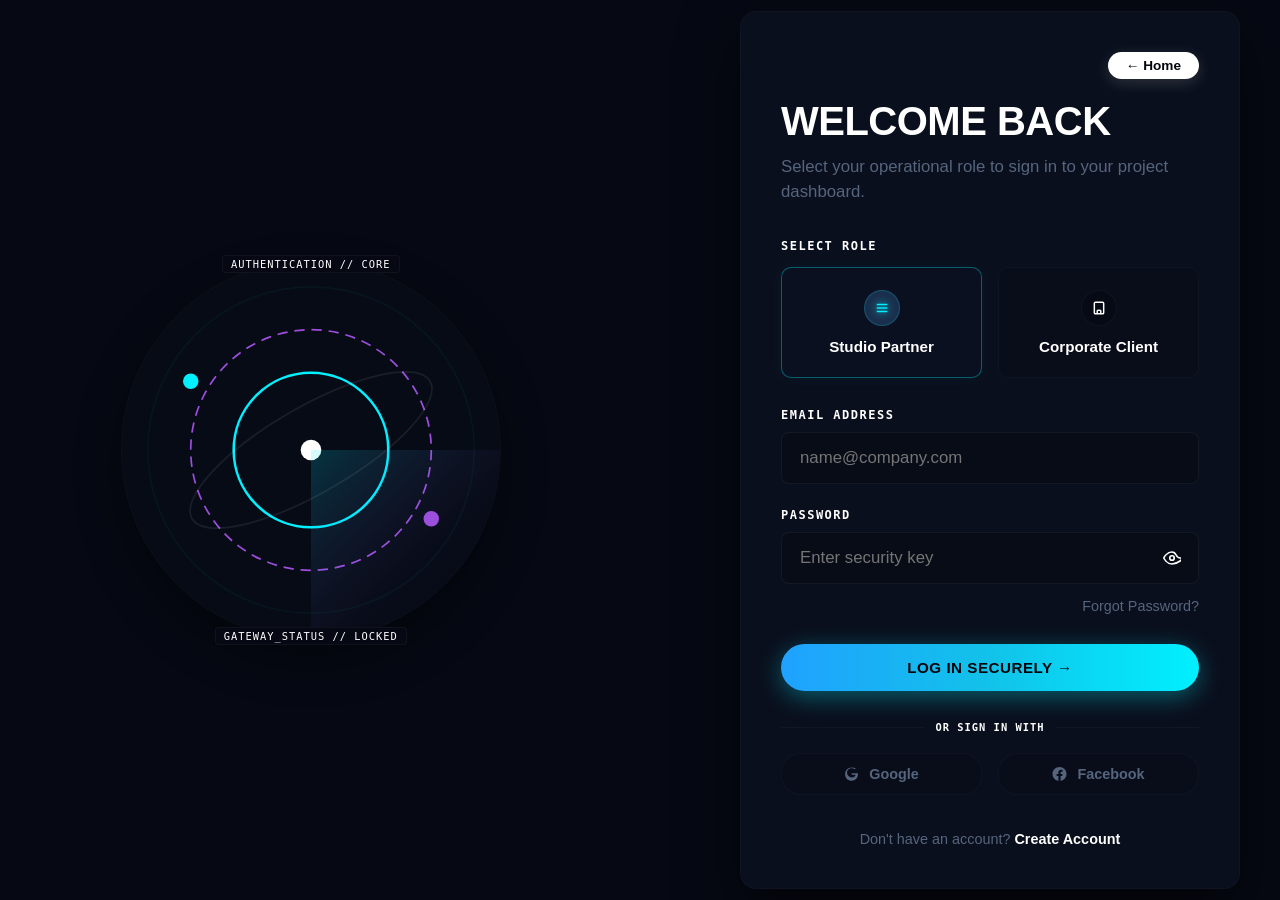
<file: login.html>
<!DOCTYPE html>
<html lang="en">
<head>
    <meta charset="UTF-8">
    <meta name="viewport" content="width=device-width, initial-scale=1.0, maximum-scale=1.0, user-scalable=no">
    <title>Authentication Gateway // Stackly Systems</title>
    <link rel="stylesheet" href="style.css">
</head>
<body class="fullscreen-portal-body">

    <section class="login-portal-section">
        <div class="portal-grid-backdrop"></div>

        <div class="portal-split-container">
            
            <!-- Left Side Vector Column -->
            <div class="portal-left-visual">
                <div class="vector-hud-scope">
                    <svg class="hud-matrix-svg" viewBox="0 0 220 220" xmlns="http://w3.org">
                        <defs>
                            <linearGradient id="beamGlow" x1="0%" y1="0%" x2="100%" y2="100%">
                                <stop offset="0%" stop-color="rgba(0, 240, 255, 0.18)" stop-opacity="1"/>
                                <stop offset="60%" stop-color="rgba(157, 78, 221, 0.03)" stop-opacity="0.4"/>
                                <stop offset="100%" stop-color="transparent" stop-opacity="0"/>
                            </linearGradient>
                        </defs>
                        <circle cx="110" cy="110" r="95" fill="none" stroke="rgba(0, 240, 255, 0.04)" stroke-width="1" />
                        <circle cx="110" cy="110" r="70" fill="none" stroke="#9d4edd" stroke-width="1" stroke-dasharray="6, 4" class="radar-inner-ring" />
                        <circle cx="110" cy="110" r="45" fill="none" stroke="#00f0ff" stroke-width="1.5" />
                        <circle cx="110" cy="110" r="6" fill="#ffffff" />
                        
                        <g class="satellite-orbit-group">
                            <ellipse cx="110" cy="110" rx="80" ry="25" fill="none" stroke="rgba(255, 255, 255, 0.08)" stroke-width="1" transform="rotate(-30 110 110)" />
                            <circle cx="40" cy="70" r="4.5" fill="#00f0ff" class="radar-ping-dot" />
                            <circle cx="180" cy="150" r="4.5" fill="#9d4edd" class="radar-ping-dot" />
                        </g>
                        <path d="M110,110 L220,110 A110,110 0 0,1 110,220 Z" fill="url(#beamGlow)" class="radar-sweep-beam-path"/>
                    </svg>
                    <div class="hud-telemetry-chip chip-top">AUTHENTICATION // CORE</div>
                    <div class="hud-telemetry-chip chip-bottom">GATEWAY_STATUS // LOCKED</div>
                </div>
            </div>

            <!-- Right Side Login Card -->
            <div class="portal-right-card-panel">
                <div class="secure-auth-card">
                    
                    <div class="card-top-nav-row">
                        <a href="index.html" class="home-nav-pill">← Home</a>
                    </div>

                    <h1 class="portal-main-title">WELCOME BACK</h1>
                    <p class="portal-subtitle">Select your operational role to sign in to your project dashboard.</p>

                    <form id="secureLoginForm" novalidate>
                        
                        <span class="field-console-label">SELECT ROLE</span>
                        <div class="role-selector-row">
                            <div class="role-select-box active-role" id="roleBtnPartner" data-role="partner">
                                <div class="role-icon-circle bg-cyan">
                                    <svg viewBox="0 0 24 24" class="role-svg"><line x1="3" y1="12" x2="21" y2="12"></line><line x1="3" y1="6" x2="21" y2="6"></line><line x1="3" y1="18" x2="21" y2="18"></line></svg>
                                </div>
                                <span class="role-title">Studio Partner</span>
                            </div>

                            <div class="role-select-box" id="roleBtnClient" data-role="client">
                                <div class="role-icon-circle bg-dim">
                                    <svg viewBox="0 0 24 24" class="role-svg"><rect x="4" y="2" width="16" height="20" rx="2" ry="2"></rect><line x1="9" y1="22" x2="9" y2="16"></line><line x1="15" y1="22" x2="15" y2="16"></line><line x1="9" y1="16" x2="15" y2="16"></line></svg>
                                </div>
                                <span class="role-title">Corporate Client</span>
                            </div>
                        </div>

                        <div class="console-input-group">
                            <label for="inputEmail">EMAIL ADDRESS</label>
                            <input type="email" id="inputEmail" class="portal-console-input" placeholder="name@company.com" autocomplete="off">
                        </div>

                        <div class="console-input-group">
                            <label for="inputPassword">PASSWORD</label>
                            <div class="password-field-wrapper">
                                <input type="password" id="inputPassword" class="portal-console-input" placeholder="Enter security key" autocomplete="off">
                                <button type="button" class="password-toggle-peek" id="passwordVisToggle" aria-label="Toggle visibility">
                                    <svg viewBox="0 0 24 24" class="peek-svg"><path d="M1 12s4-8 11-8 4 8 11 8-4 8-11 8-11-8-11-8z"></path><circle cx="12" cy="12" r="3"></circle></svg>
                                </button>
                            </div>
                        </div>

                        <div class="forgot-link-row">
                            <a href="404.html" class="forgot-password-anchor">Forgot Password?</a>
                        </div>

                        <button type="submit" class="secure-login-submit-btn">
                            <span>LOG IN SECURELY →</span>
                        </button>

                        <div class="social-divider-row">
                            <span class="divider-line-label">OR SIGN IN WITH</span>
                        </div>

                        <div class="social-auth-grid">
                            <a href="404.html" class="social-federated-btn">
                                <svg viewBox="0 0 24 24" class="white-vector-icon"><path d="M12.24 10.285V13.4h6.887c-.275 1.565-1.88 4.604-6.887 4.604-4.33 0-7.866-3.577-7.866-8s3.536-8 7.866-8c2.46 0 3.94 1.025 4.882 1.93l2.454-2.357C17.846 2.45 15.223 1 12.24 1 6.033 1 1 6.033 1 12.24s5.033 11.24 11.24 11.24c6.478 0 10.793-4.537 10.793-10.988 0-.746-.08-1.32-.176-1.892H12.24z"/></svg>
                                <span>Google</span>
                            </a>
                            <a href="404.html" class="social-federated-btn">
                                <svg viewBox="0 0 24 24" class="white-vector-icon"><path d="M24 12.073c0-6.627-5.373-12-12-12s-12 5.373-12 12c0 5.99 4.388 10.954 10.125 11.854v-8.385H7.078v-3.47h3.047V9.43c0-3.007 1.792-4.669 4.533-4.669 1.312 0 2.686.235 2.686.235v2.953H15.83c-1.491 0-1.956.925-1.956 1.874v2.25h3.328l-.532 3.47h-2.796v8.385C19.612 23.027 24 18.062 24 12.073z"/></svg>
                                <span>Facebook</span>
                            </a>
                        </div>

                        <div class="portal-form-footer">
                            <span>Don't have an account? <a href="signup.html" class="signup-redirect-anchor">Create Account</a></span>
                        </div>

                    </form>

                </div>
            </div>

        </div>
    </section>

  <style>
    /* ==========================================
   RESET MARGINS & FORCE 100% CANVAS BOUNDS
========================================== */
html, body {
    margin: 0 !important;
    padding: 0 !important;
    width: 100% !important;
    height: 100% !important;
    background-color: #060913;
    overflow-x: hidden;
    font-family: -apple-system, BlinkMacSystemFont, "Segoe UI", Roboto, Helvetica, Arial, sans-serif;
    color: #ffffff;
}

.fullscreen-portal-body {
    display: flex;
    flex-direction: column;
    min-height: 100vh;
    width: 100vw;
    box-sizing: border-box;
}

:root {
    --bg-deep: #060913;
    --bg-surface: #0a0f1d;
    --neon-cyan: #00f0ff;
    --neon-purple: #9d4edd;
    --text-bright: #ffffff;
    --text-dim: #55657e;
    --accent-error: #ff3366;
}

/* ==========================================
   PROPORTIONAL FULL VIEWPORT SPLIT PANEL
========================================== */
.login-portal-section {
    position: relative;
    width: 100%;
    min-height: 100vh;
    display: flex;
    align-items: center;
    justify-content: center;
    box-sizing: border-box;
    padding: 0;
}

.portal-grid-backdrop {
    position: absolute;
    top: 0; left: 0; width: 100%; height: 100%;
    background-image: radial-gradient(rgba(255, 255, 255, 0.005) 1px, transparent 1px);
    background-size: 32px 32px;
    pointer-events: none; z-index: 1;
}

.portal-split-container {
    position: relative;
    width: 100%;
    max-width: 1340px;
    margin: 0 auto;
    padding: 0 40px;
    display: grid;
    grid-template-columns: 0.95fr 1.05fr;
    gap: 60px;
    align-items: center;
    z-index: 2;
}

/* ==========================================
   LEFT ZONE - CONTINUOUS MONITORING SONAR
========================================== */
.portal-left-visual {
    width: 100%; display: flex; justify-content: center; align-items: center;
}

.vector-hud-scope {
    position: relative; width: 100%; max-width: 380px;
    aspect-ratio: 1 / 1; background: rgba(13, 21, 39, 0.2);
    border: 1px solid rgba(255, 255, 255, 0.02); border-radius: 50%;
    display: flex; justify-content: center; align-items: center;
    box-shadow: 0 20px 45px rgba(0, 0, 0, 0.4);
}

.hud-matrix-svg { width: 100%; height: auto; display: block; }
.radar-sweep-beam-path { transform-origin: 110px 110px; animation: loopSweep 4s linear infinite; }
.radar-inner-ring { transform-origin: 110px 110px; animation: loopSweep 16s linear infinite reverse; }
.radar-ping-dot { animation: pulseDot 1.5s infinite ease-in-out; transform-origin: center; }

.hud-telemetry-chip {
    position: absolute; font-family: monospace; font-size: 0.65rem; color: white;
    letter-spacing: 1px; background-color: var(--bg-deep); padding: 2px 8px;
    border: 1px solid rgba(255, 255, 255, 0.04); border-radius: 4px;
}
.chip-top { top: -6px; } .chip-bottom { bottom: -6px; }

/* ==========================================
   RIGHT ZONE - SECURE AUTH CONSOLE CARD
========================================== */
.portal-right-card-panel {
    width: 100%; display: flex; justify-content: flex-end;
}

.secure-auth-card {
    width: 100%; max-width: 500px;
    background-color: var(--bg-surface);
    border: 1px solid rgba(255, 255, 255, 0.02);
    border-radius: 16px; padding: 40px;
    box-shadow: 0 25px 60px rgba(0, 0, 0, 0.55);
    box-sizing: border-box;
}

.card-top-nav-row {
    width: 100%; display: flex; justify-content: flex-end; margin-bottom: 20px;
}

.home-nav-pill {
    padding: 6px 18px; border-radius: 20px; font-size: 0.85rem; font-weight: 700;
    text-decoration: none; color: #03060c; background-color: var(--text-bright);
    box-shadow: 0 4px 15px rgba(255, 255, 255, 0.15);
    transition: transform 0.2s, box-shadow 0.2s;
}
.home-nav-pill:hover { transform: translateY(-1px); box-shadow: 0 6px 20px rgba(255, 255, 255, 0.25); }

.portal-main-title {
    font-size: 2.5rem; font-weight: 900; color: var(--text-bright);
    letter-spacing: -0.5px; margin: 0 0 10px 0; text-align: left;
}

.portal-subtitle {
    font-size: 1.05rem; color: #55657e; line-height: 1.5; text-align: left; margin: 0 0 35px 0;
}

.field-console-label {
    display: block; font-family: monospace; font-size: 0.75rem; font-weight: 700;
    color:white; letter-spacing: 1.5px; text-align: left; margin-bottom: 14px;
}

.role-selector-row {
    display: grid; grid-template-columns: 1fr 1fr; gap: 16px; width: 100%; margin-bottom: 30px;
}

.role-select-box {
    background-color: rgba(6, 9, 19, 0.2);
    border: 1px solid rgba(255, 255, 255, 0.03);
    border-radius: 10px; padding: 22px 14px;
    display: flex; flex-direction: column; align-items: center; gap: 12px;
    cursor: pointer; box-sizing: border-box;
    transition: border-color 0.3s, background-color 0.3s, box-shadow 0.3s;
}

.role-icon-circle { width: 36px; height: 36px; border-radius: 50%; display: flex; justify-content: center; align-items: center; }
.role-icon-circle.bg-cyan { background-color: #1a2f4c; border: 1px solid rgba(0, 240, 255, 0.2); }
.role-icon-circle.bg-dim { background-color: rgba(6, 9, 19, 0.6); border: 1px solid rgba(255, 255, 255, 0.04); }

.role-svg { width: 14px; height: 14px; fill: none; stroke: white; stroke-width: 2.5; }
.role-select-box.active-role .role-svg { stroke: var(--neon-cyan); filter: drop-shadow(0 0 4px var(--neon-cyan)); }

.role-title { font-size: 0.95rem; font-weight: 700; color: white; transition: color 0.3s; }
.role-select-box.active-role .role-title { color: var(--text-bright); }

.role-select-box.active-role {
    border-color: rgba(0, 240, 255, 0.35);
    background-color: rgba(13, 21, 39, 0.35);
    box-shadow: 0 0 15px rgba(0, 240, 255, 0.05);
}

.console-input-group {
    display: flex; flex-direction: column; align-items: flex-start; width: 100%; margin-bottom: 24px;
}
.console-input-group label {
    font-family: monospace; font-size: 0.75rem; font-weight: 700; color: white; letter-spacing: 1.5px; margin-bottom: 10px;
}

.portal-console-input {
    width: 100%; padding: 15px 18px;
    background-color: rgba(6, 9, 19, 0.45);
    border: 1px solid rgba(255, 255, 255, 0.05); border-radius: 8px;
    color: var(--text-bright); font-size: 1.05rem; box-sizing: border-box;
    transition: border-color 0.25s, box-shadow 0.25s;
}
.portal-console-input:focus { outline: none; border-color: rgba(0, 240, 255, 0.4); box-shadow: 0 0 8px rgba(0, 240, 255, 0.15); }

/* ==========================================
   PASSWORD POSITION EYE FIXED WRAPPER
========================================== */
.password-field-wrapper { 
    width: 100%; 
    position: relative; 
    display: block;
}
.password-field-wrapper .portal-console-input { 
    padding-right: 54px !important; 
}

.password-toggle-peek {
    position: absolute; 
    right: 16px; 
    top: 50%; 
    transform: translateY(-50%);
    background: none !important; 
    border: none !important; 
    cursor: pointer; 
    padding: 4px !important; 
    margin: 0 !important;
    display: inline-flex; 
    align-items: center;
    z-index: 5;
}
.peek-svg { width: 18px; height: 18px; fill: none; stroke: white; stroke-width: 2.2; transition: stroke 0.2s; pointer-events: none; }
.password-toggle-peek:hover .peek-svg { stroke: var(--text-bright); filter: drop-shadow(0 0 4px var(--neon-cyan)); }
.password-toggle-peek.revealing-peek .peek-svg { stroke: var(--neon-cyan); filter: drop-shadow(0 0 6px var(--neon-cyan)); }

/* ===== LOGIN PAGE - PASSWORD EYE ICON AT INPUT END ===== */

.password-field-wrapper {
    position: relative;
    width: 100%;
}

.password-field-wrapper #inputPassword {
    width: 100%;
    padding-right: 55px;
    box-sizing: border-box;
}

.password-toggle-peek {
    position: absolute;
    top: 50%;
    right: 12px;
    transform: translateY(-50%);

    width: 30px;
    height: 30px;

    padding: 0;
    margin: 0;

    display: flex;
    align-items: center;
    justify-content: center;

    border: none;
    background: transparent;
    cursor: pointer;
    z-index: 10;
}

.peek-svg {
    width: 18px;
    height: 18px;
    fill: none;
    stroke: white;
    stroke-width: 2.2;
    transition: stroke 0.2s, filter 0.2s;
    pointer-events: none;
}

.password-toggle-peek:hover .peek-svg {
    stroke: var(--text-bright);
    filter: drop-shadow(0 0 4px var(--neon-cyan));
}

.password-toggle-peek.revealing-peek .peek-svg {
    stroke: var(--neon-cyan);
    filter: drop-shadow(0 0 6px var(--neon-cyan));
}
.forgot-link-row { width: 100%; display: flex; justify-content: flex-end; margin-top: -10px; margin-bottom: 30px; }
.forgot-password-anchor { font-size: 0.9rem; color: #55657e; text-decoration: none; transition: color 0.2s; }
.forgot-password-anchor:hover { color: var(--text-bright); }

.secure-login-submit-btn {
    width: 100%; padding: 15px; border-radius: 25px; border: none;
    background: linear-gradient(90deg, #1fa2ff, #12c2e9, #00f0ff);
    color: #03060c; font-size: 0.95rem; font-weight: 800; letter-spacing: 0.5px;
    cursor: pointer; box-shadow: 0 6px 25px rgba(0, 240, 255, 0.35);
    transition: transform 0.2s, box-shadow 0.3s;
}
.secure-login-submit-btn:hover { transform: translateY(-1px); box-shadow: 0 10px 30px rgba(0, 240, 255, 0.5); }

.social-divider-row {
    width: 100%; display: flex; justify-content: center; align-items: center; position: relative; margin: 30px 0 20px 0;
}
.social-divider-row::before { content: ''; position: absolute; left: 0; width: 100%; height: 1px; background-color: rgba(255, 255, 255, 0.03); z-index: 1; }
.divider-line-label { font-family: monospace; font-size: 0.65rem; font-weight: 700; color:white ; background-color: var(--bg-surface); padding: 0 12px; z-index: 2; letter-spacing: 1px; }

.social-auth-grid { display: grid; grid-template-columns: 1fr 1fr; gap: 16px; width: 100%; margin-bottom: 35px; }

.social-federated-btn {
    background-color: rgba(6, 9, 19, 0.2); border: 1px solid rgba(255, 255, 255, 0.03);
    border-radius: 20px; padding: 12px; display: flex; justify-content: center; align-items: center; gap: 10px;
    text-decoration: none; box-sizing: border-box; transition: background-color 0.25s, border-color 0.25s;
}
.social-federated-btn span { font-size: 0.9rem; font-weight: 700; color: #55657e; transition: color 0.25s; }

.white-vector-icon { width: 15px; height: 14px; flex-shrink: 0; fill: #55657e; transition: fill 0.25s ease; }

.social-federated-btn:hover { background-color: rgba(13, 21, 39, 0.5); border-color: rgba(255, 255, 255, 0.06); }
.social-federated-btn:hover span { color: var(--text-bright); }
.social-federated-btn:hover .white-vector-icon { fill: var(--text-bright); }

.portal-form-footer { width: 100%; text-align: center; }
.portal-form-footer span { font-size: 0.9rem; color: #55657e; }
.signup-redirect-anchor { font-weight: 700; color: var(--text-bright); text-decoration: none; }

.signup-redirect-anchor:hover { text-decoration: underline; color: var(--neon-cyan); }.input-alert-flash { animation: perimeterErrorFlash 0.3s ease infinite alternate; }@keyframes loopSweep { 0% { transform: rotate(0deg); } 100% { transform: rotate(360deg); } }@keyframes pulseDot { 0%, 100% { transform: scale(1); opacity: 0.5; } 50% { transform: scale(1.3); opacity: 1; } }@keyframes perimeterErrorFlash { 0% { box-shadow: 0 0 4px rgba(255, 51, 102, 0.2); border-color: rgba(255, 51, 102, 0.4); } 100% { box-shadow: 0 0 10px rgba(255, 51, 102, 0.6); border-color: var(--accent-error); } }/* ==========================================FLUID RESPONSIVE VIEWPORT CONSTRAINTS========================================== */@media (max-width: 992px) {.portal-split-container { grid-template-columns: 1fr; gap: 40px; padding: 0 24px; }.portal-left-visual { display: none; }.portal-right-card-panel { justify-content: center; }.secure-auth-card { max-width: 100%; }}@media (max-width: 480px) {.portal-split-container { padding: 0 16px; }.secure-auth-card { padding: 30px 16px; }.portal-main-title { font-size: 1.85rem; }.role-selector-row, .social-auth-grid { grid-template-columns: 1fr; gap: 12px; }.role-select-box { padding: 16px; flex-direction: row; justify-content: flex-start; gap: 16px; }.secure-login-submit-btn { border-radius: 8px; }}
  
  </style>


<script>
document.addEventListener("DOMContentLoaded", () => {

    /* =========================================================
       CORE LOGIN ELEMENTS
    ========================================================= */

    const loginForm =
        document.getElementById("secureLoginForm");

    const emailInput =
        document.getElementById("inputEmail");

    const passwordInput =
        document.getElementById("inputPassword");

    const passwordVisToggle =
        document.getElementById("passwordVisToggle");

    const roleBtnPartner =
        document.getElementById("roleBtnPartner");

    const roleBtnClient =
        document.getElementById("roleBtnClient");


    /* =========================================================
       DEFAULT ROLE
    ========================================================= */

    let activeSelectedRole = "partner";


    /* =========================================================
       ROLE SELECTION
    ========================================================= */

    function toggleActiveRoleProfile(
        activeBox,
        quietBox,
        rolePayloadStr
    ) {

        activeSelectedRole = rolePayloadStr;

        if (activeBox) {
            activeBox.classList.add("active-role");
        }

        if (quietBox) {
            quietBox.classList.remove("active-role");
        }
    }


    if (roleBtnPartner && roleBtnClient) {

        roleBtnPartner.addEventListener("click", () => {

            toggleActiveRoleProfile(
                roleBtnPartner,
                roleBtnClient,
                "partner"
            );

        });


        roleBtnClient.addEventListener("click", () => {

            toggleActiveRoleProfile(
                roleBtnClient,
                roleBtnPartner,
                "client"
            );

        });

    }


    /* =========================================================
       PASSWORD VISIBILITY TOGGLE
    ========================================================= */

    if (passwordVisToggle && passwordInput) {

        passwordVisToggle.addEventListener(
            "click",
            (event) => {

                event.preventDefault();

                const currentFieldType =
                    passwordInput.getAttribute("type");


                if (currentFieldType === "password") {

                    passwordInput.setAttribute(
                        "type",
                        "text"
                    );

                    passwordVisToggle.classList.add(
                        "revealing-peek"
                    );

                } else {

                    passwordInput.setAttribute(
                        "type",
                        "password"
                    );

                    passwordVisToggle.classList.remove(
                        "revealing-peek"
                    );

                }

            }
        );

    }


    /* =========================================================
       LOGIN FORM SUBMIT
    ========================================================= */

    if (loginForm) {

        loginForm.addEventListener(
            "submit",
            (event) => {

                event.preventDefault();


                /* ---------------------------------------------
                   GET USER INPUT
                --------------------------------------------- */

                const emailValue =
                    emailInput
                        ? emailInput.value.trim()
                        : "";

                const passwordValue =
                    passwordInput
                        ? passwordInput.value.trim()
                        : "";


                let inputsAreValidFlag = true;


                /* ---------------------------------------------
                   EMAIL VALIDATION
                --------------------------------------------- */

                if (!emailValue) {

                    inputsAreValidFlag = false;

                    if (emailInput) {

                        emailInput.style.borderColor =
                            "var(--accent-error)";

                        emailInput.classList.add(
                            "input-alert-flash"
                        );

                    }

                }


                /* ---------------------------------------------
                   PASSWORD VALIDATION
                --------------------------------------------- */

                if (!passwordValue) {

                    inputsAreValidFlag = false;

                    if (passwordInput) {

                        passwordInput.style.borderColor =
                            "var(--accent-error)";

                        passwordInput.classList.add(
                            "input-alert-flash"
                        );

                    }

                }


                /* ---------------------------------------------
                   STOP IF VALIDATION FAILS
                --------------------------------------------- */

                if (!inputsAreValidFlag) {

                    alert(
                        "ACCESS DENIED: Please fill the required fields before submitting authentication payloads."
                    );

                    return;
                }


                /* =================================================
                   ⭐ SAVE LOGIN EMAIL
                   
                   Example:
                   test@gmail.com
                   
                   Stored as:
                   activeUserMailToken = "test@gmail.com"
                   ================================================= */

                localStorage.setItem(
                    "activeUserMailToken",
                    emailValue
                );


                /* =================================================
                   ⭐ RESET OLD DASHBOARD PANEL
                   
                   This means a new login starts from the dashboard
                   home instead of the previous user's panel.
                   ================================================= */

                localStorage.removeItem(
                    "stackly_active_panel"
                );


                /* =================================================
                   ROLE BASED REDIRECTION
                ================================================= */

                if (activeSelectedRole === "partner") {

                    window.location.href =
                        "partner-dashboard.html";

                }

                else if (activeSelectedRole === "client") {

                    window.location.href =
                        "client-dashboard.html";

                }

            }
        );


        /* =========================================================
           REMOVE EMAIL ERROR STYLE ON INPUT
        ========================================================= */

        if (emailInput) {

            emailInput.addEventListener(
                "input",
                () => {

                    emailInput.style.borderColor =
                        "rgba(255, 255, 255, 0.05)";

                    emailInput.classList.remove(
                        "input-alert-flash"
                    );

                }
            );

        }


        /* =========================================================
           REMOVE PASSWORD ERROR STYLE ON INPUT
        ========================================================= */

        if (passwordInput) {

            passwordInput.addEventListener(
                "input",
                () => {

                    passwordInput.style.borderColor =
                        "rgba(255, 255, 255, 0.05)";

                    passwordInput.classList.remove(
                        "input-alert-flash"
                    );

                }
            );

        }

    }

});
</script>


</body>
</html>
</file>
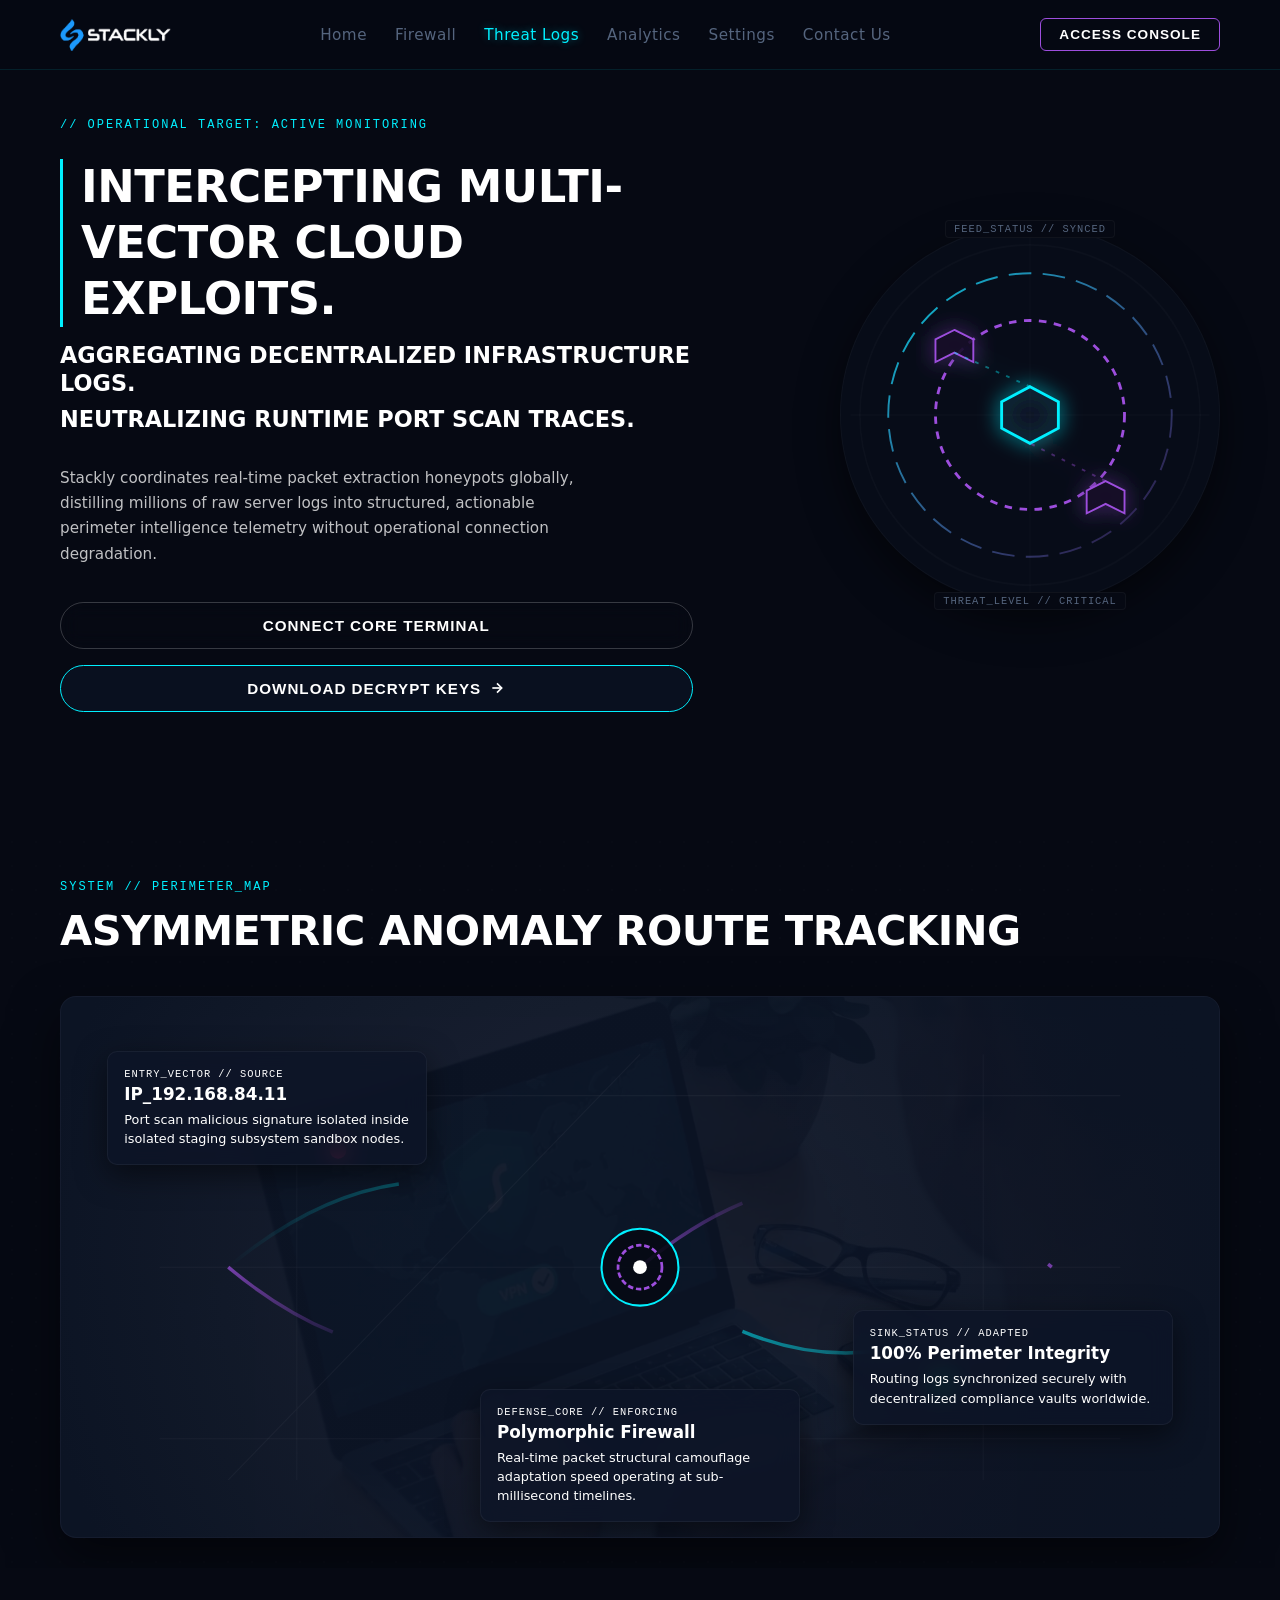
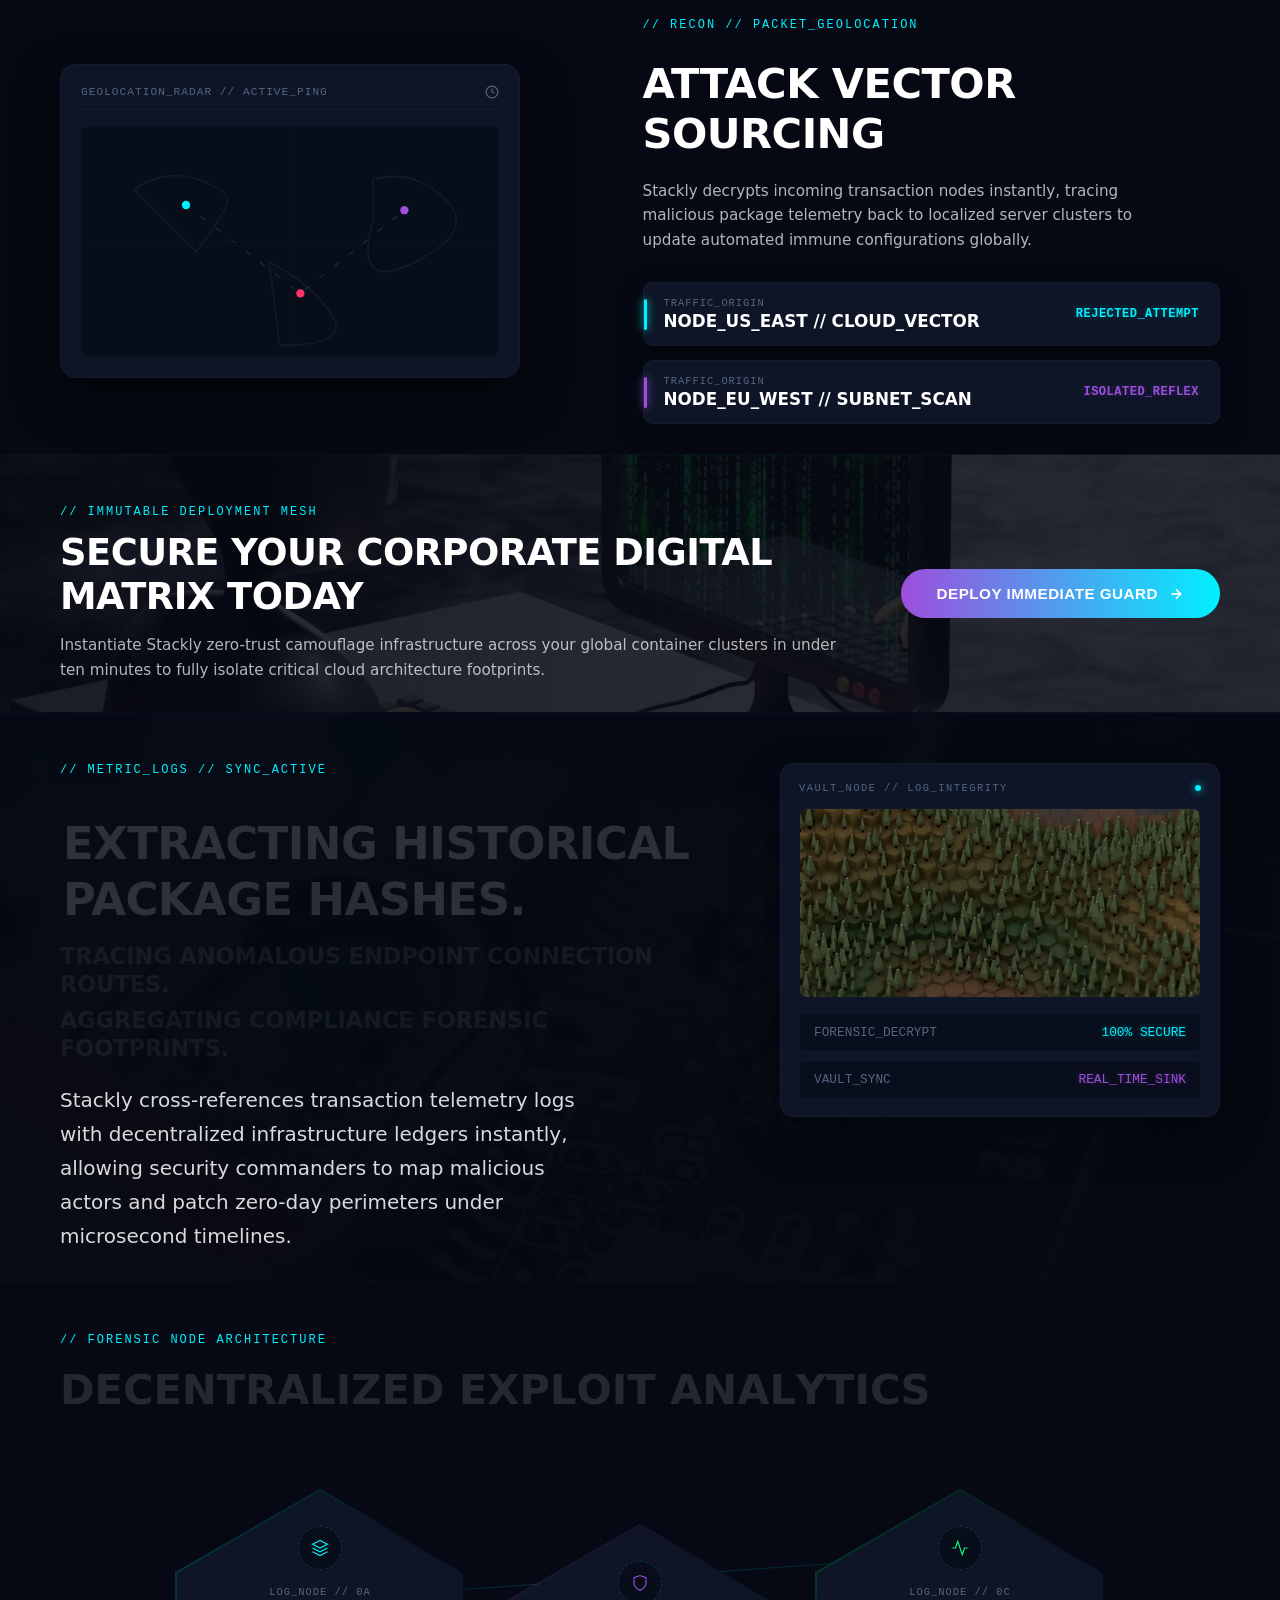
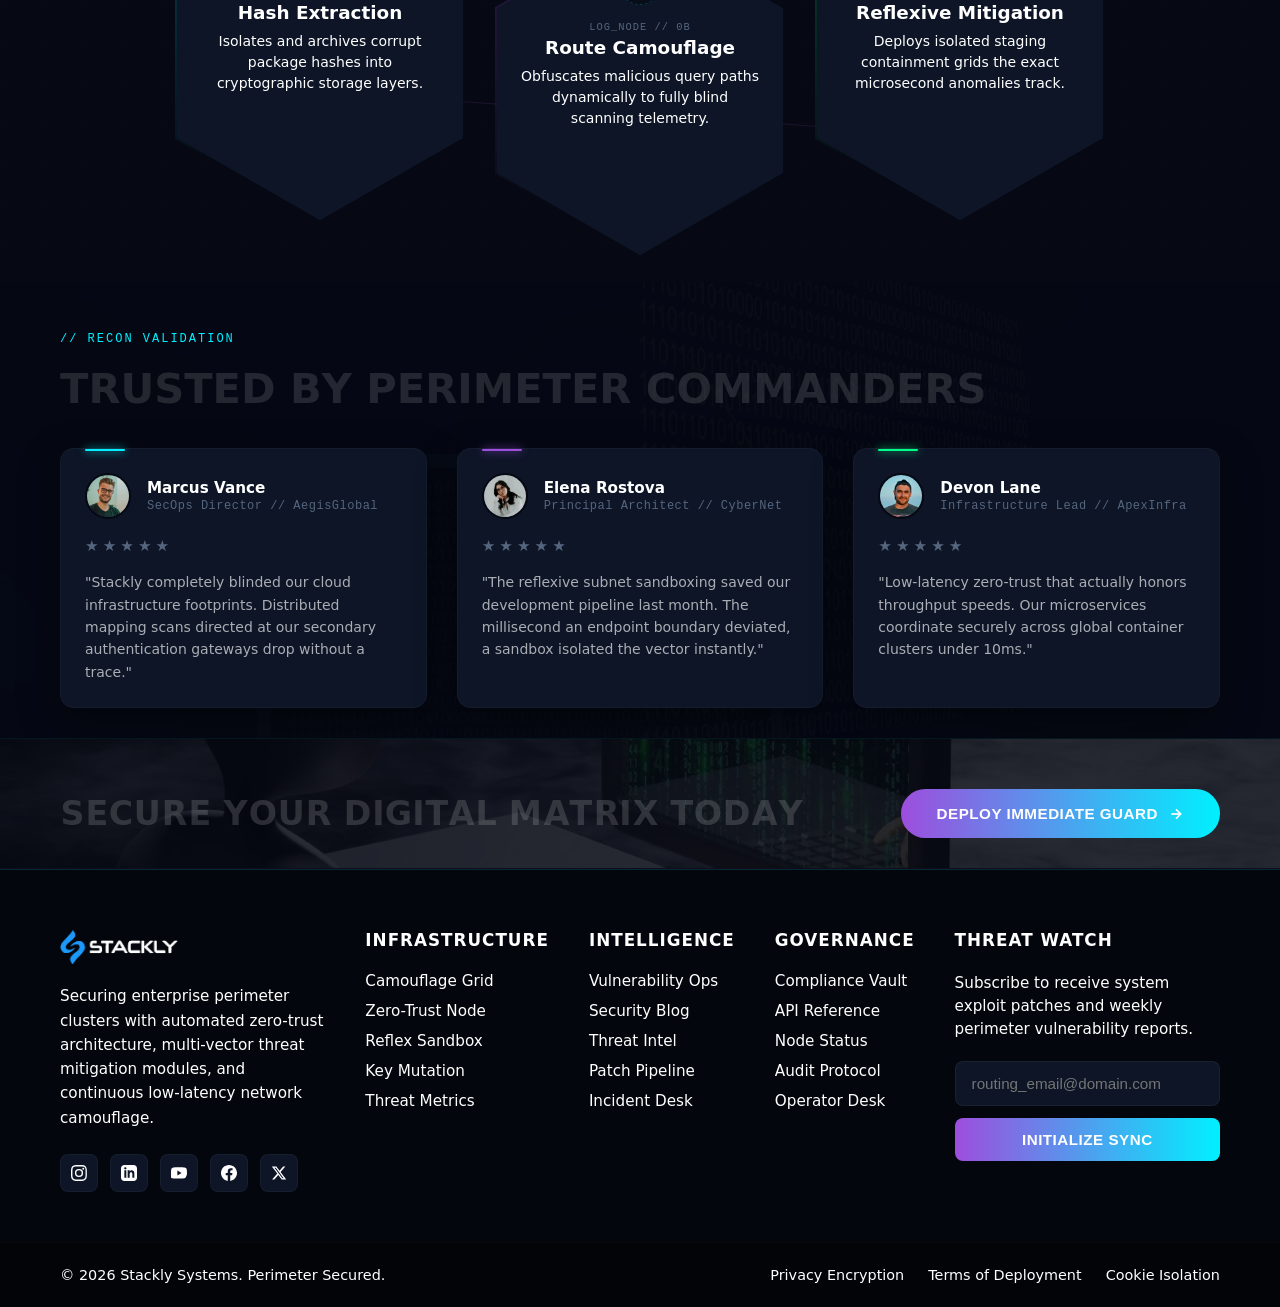
<file: logs.html>
<!DOCTYPE html>
<html lang="en">
<head>
    <meta charset="UTF-8">
    <meta http-equiv="X-Frame-Options" content="DENY">
    <meta name="viewport" content="width=device-width, initial-scale=1.0">
    <title>Stackly - Cyber Protection</title>
    <!-- Link External Stylesheet -->
    <link rel="stylesheet" href="style.css">
</head>
<body>

    <!-- CREATIVE PRELOADER LAYER -->
    <div id="preloader">
        <div class="cyber-anim-container">
            <!-- Outer spinning dashed track -->
            <div class="orbital-ring"></div>
            <!-- Inner reverse spinning track -->
            <div class="orbital-ring-inner"></div>
            <!-- Vector Shield Icon -->
            <svg class="svg-shield-icon" viewBox="0 0 24 24" xmlns="http://w3.org">
                <path d="M12 22s8-4 8-10V5l-8-3-8 3v7c0 6 8 10 8 10z" stroke-linecap="round" stroke-linejoin="round"/>
            </svg>
        </div>
        <!-- Branded Preloader Heading -->
        <div class="loader-title">Stackly</div>
        <div class="loader-status">Initializing Firewall</div>
        <div class="progress-timeline">
            <div class="progress-fill"></div>
        </div>
    </div>

    <!-- MAIN UI PAGE (Hidden initially) -->
    

    <!-- Link External JavaScript Logic -->
    <script> document.addEventListener("DOMContentLoaded", () => {
    const preloader = document.getElementById("preloader");
    const appContent = document.getElementById("appContent");
    const actionBtn = document.getElementById("actionBtn");

    // Clear and handle the 2-second loading time handover
    setTimeout(() => {
        if (preloader) {
            preloader.classList.add("loaded");
        }
        if (appContent) {
            appContent.classList.add("visible");
        }
    }, 2000); 

    if (actionBtn) {
        actionBtn.addEventListener("click", () => {
            alert("Stackly Security Protocols updated successfully!");
        });
    }
});
</script>

<header class="main-header">
    <div class="header-container">
        <!-- Brand Logo Container (Tied to JS Window Reload Engine) -->
        <div class="logo-wrapper" id="brandLogoBtn" title="Refresh Dashboard">
            <img src="./assests/automotive logo.webp" alt="Stackly Logo" class="brand-img">
        </div>

        <!-- Centralized App Menu Navigation Links (Now with Contact Us) -->
    <nav class="nav-menu" id="navigationDrawer">
            <a href="index.html" class="nav-link ">Home</a>
            <a href="firewall.html" class="nav-link ">Firewall</a>
            <a href="logs.html" class="nav-link active">Threat Logs</a>
            <a href="analytics.html" class="nav-link">Analytics</a>
            <a href="settings.html" class="nav-link">Settings</a>
            <a href="contact.html" class="nav-link">Contact Us</a>
        </nav>

        <!-- Authorization Action Controls Corner -->
        <div class="auth-wrapper">
            <button class="auth-btn">Access Console</button>
        </div>

        <!-- Adaptive Mobile Hamburger Icon Trigger -->
        <button class="hamburger-menu" id="hamburgerToggle" aria-label="Toggle Navigation">
            <span class="bar"></span>
            <span class="bar"></span>
            <span class="bar"></span>
        </button>
    </div>
</header>

<!-- Overlay background asset used to execute backdrop blur behind the open mobile nav menu -->
<div class="blur-backdrop" id="screenOverlay"></div>

<script>
    document.addEventListener("DOMContentLoaded", () => {
    const brandLogoBtn = document.getElementById("brandLogoBtn");
    const hamburgerToggle = document.getElementById("hamburgerToggle");
    const screenOverlay = document.getElementById("screenOverlay");
    const navLinks = document.querySelectorAll(".nav-link");

    // 1. Core Page Refresh Bind tied to Brand Image element clicks
    if (brandLogoBtn) {
        brandLogoBtn.addEventListener("click", () => {
            window.location.reload();
        });
    }

    // 2. Responsive Mobile Navigation Menu & Blurring Layer Toggle Control
    function toggleMobileMenu() {
        document.body.classList.toggle("menu-open");
    }

    if (hamburgerToggle) {
        hamburgerToggle.addEventListener("click", toggleMobileMenu);
    }

    // Collapse drawer panel if a user clicks outside the menu boundaries onto the blurred viewport backdrop
    if (screenOverlay) {
        screenOverlay.addEventListener("click", toggleMobileMenu);
    }

    // Auto-collapse mobile navigation dropdown drawer seamlessly when items are selected
    navLinks.forEach(link => {
        link.addEventListener("click", () => {
            document.body.classList.remove("menu-open");
            
            // Clean active track classes variables 
            navLinks.forEach(item => item.classList.remove("active"));
            link.classList.add("active");
        });
    });
});

</script>

<section class="logs-hero-section" id="home">
    <!-- Atmospheric subtle technical grid backdrop layer -->
   

    <div class="logs-hero-container">
        
        <!-- Left Side Column: Sticky Sentence-by-Sentence Content Tracking -->
        <div class="logs-hero-content">
            <div class="cyber-badge">// OPERATIONAL TARGET: ACTIVE MONITORING</div>
            
            <!-- Complete sentences illuminate one-by-one upon window scroll intersection -->
            <h1 class="sentence-stream-title" id="scrollLogsHeroTitle">
                <span class="stream-line first-major-line">Intercepting multi-vector cloud exploits.</span>
                <span class="stream-line sub-minor-line">Aggregating decentralized infrastructure logs.</span>
                <span class="stream-line sub-minor-line">Neutralizing runtime port scan traces.</span>
            </h1>
            
            <p class="logs-hero-desc">
                Stackly coordinates real-time packet extraction honeypots globally, distilling millions of raw server logs into structured, actionable perimeter intelligence telemetry without operational connection degradation.
            </p>

            <!-- Floating CTA Controls Row -->
            <div class="floating-btn-wrap">
                <div class="cta-group">
                
<button class="cta-btn primary-cta" type="button" onclick="window.location.href='404.html';">
    Connect Core Terminal
</button>

<button class="cta-btn secondary-cta" type="button" onclick="window.location.href='404.html';">
    <span>Download Decrypt Keys</span>
    <svg class="btn-arrow" viewBox="0 0 24 24" fill="none" stroke="currentColor" stroke-width="2.5">
        <line x1="5" y1="12" x2="19" y2="12"></line>
        <polyline points="12 5 19 12 12 19"></polyline>
    </svg>
</button>


                </div>
            </div>
        </div>

        <!-- Right Side Column: Complex Interlocking Vector SVG Data Matrix -->
        <div class="logs-hero-visual">
            <div class="vector-hud-scope">
                <svg class="hud-matrix-svg" viewBox="0 0 200 200" xmlns="http://w3.org">
                    <defs>
                        <linearGradient id="matrixGlow" x1="0%" y1="0%" x2="100%" y2="100%">
                            <stop offset="0%" stop-color="#00f0ff" stop-opacity="0.85"/>
                            <stop offset="100%" stop-color="#9d4edd" stop-opacity="0.2"/>
                        </linearGradient>
                        <filter id="glowBlur">
                            <feGaussianBlur stdDeviation="5" result="coloredBlur"/>
                            <feMerge>
                                <feMergeNode in="coloredBlur"/>
                                <feMergeNode in="SourceGraphic"/>
                            </feMerge>
                        </filter>
                    </defs>

                    <!-- Concentric Target Telemetry Rings -->
                    <circle cx="100" cy="100" r="90" fill="none" stroke="rgba(255,255,255,0.02)" stroke-width="1"/>
                    <circle cx="100" cy="100" r="75" fill="none" stroke="url(#matrixGlow)" stroke-width="1" stroke-dasharray="12, 6" class="radar-outer-ring" />
                    <circle cx="100" cy="100" r="50" fill="none" stroke="#9d4edd" stroke-width="1.5" stroke-dasharray="4, 4" class="radar-inner-ring" />
                    
                    <!-- Isometric Interconnecting Pathway Node Data Cubes -->
                    <g class="matrix-data-cubes" filter="url(#glowBlur)">
                        <!-- Central Core -->
                        <polygon points="100,85 115,93 115,107 100,115 85,107 85,93" fill="rgba(13,21,39,0.9)" stroke="#00f0ff" stroke-width="1.5" class="cube-polygon"/>
                        <!-- Node Top Left -->
                        <polygon points="60,55 70,60 70,72 60,67 50,72 50,60" fill="rgba(6,9,19,0.8)" stroke="#9d4edd" stroke-width="1" class="cube-polygon"/>
                        <!-- Node Bottom Right -->
                        <polygon points="140,135 150,140 150,152 140,147 130,152 130,140" fill="rgba(6,9,19,0.8)" stroke="#9d4edd" stroke-width="1" class="cube-polygon"/>
                        
                        <!-- Connection Vector Streams Lines -->
                        <line x1="60" y1="67" x2="100" y2="85" stroke="rgba(0, 240, 255, 0.4)" stroke-width="1" stroke-dasharray="2, 4" class="stream-line-trace"/>
                        <line x1="140" y1="135" x2="100" y2="115" stroke="rgba(157, 78, 221, 0.4)" stroke-width="1" stroke-dasharray="2, 4" class="stream-line-trace"/>
                    </g>
                    
                    <!-- Crosshair Reticle Axis lines -->
                    <line x1="100" y1="5" x2="100" y2="195" stroke="rgba(255, 255, 255, 0.03)" stroke-width="0.5" />
                    <line x1="5" y1="100" x2="195" y2="100" stroke="rgba(255, 255, 255, 0.03)" stroke-width="0.5" />
                </svg>

                <div class="hud-telemetry-chip chip-top">FEED_STATUS // SYNCED</div>
                <div class="hud-telemetry-chip chip-bottom">THREAT_LEVEL // CRITICAL</div>
            </div>
        </div>

    </div>
</section>

<style>

    /* =========================================================
   RESPONSIVE ADD-ON — LOGS HERO SECTION
   Add this AFTER your existing responsive CSS
========================================================= */

/* ---------- TABLET / SMALL LAPTOP ---------- */
@media (max-width: 1100px) {

    .logs-hero-section {
        padding: 90px 0;
    }

    .logs-hero-container {
        max-width: 100%;
        padding-left: 30px;
        padding-right: 30px;
        gap: 40px;
        box-sizing: border-box;
    }

    .logs-hero-container > * {
        min-width: 0;
    }

    .first-major-line {
        font-size: 2.5rem;
    }

    .sub-minor-line {
        font-size: 1.3rem;
    }

    .logs-hero-desc {
        max-width: 100%;
    }

    .vector-hud-scope {
        max-width: 340px;
    }

    .hud-telemetry-chip {
        max-width: 85%;
        white-space: nowrap;
    }
}


/* ---------- TABLET ---------- */
@media (max-width: 992px) {

    .logs-hero-section {
        min-height: auto;
        padding: 90px 0 80px;
    }

    .logs-hero-container {
        grid-template-columns: 1fr;
        gap: 55px;
        padding-left: 24px;
        padding-right: 24px;
    }

    .logs-hero-content {
        width: 100%;
        align-items: center;
        text-align: center;
    }

    .cyber-badge {
        font-size: 0.72rem;
        text-align: center;
    }

    .sentence-stream-title {
        width: 100%;
        align-items: center;
        margin-top: 14px;
        margin-bottom: 22px;
    }

    .first-major-line {
        font-size: 2.25rem;
        line-height: 1.2;
        border-left: none;
        border-bottom: 2px solid transparent;
        padding-left: 0;
        padding-bottom: 6px;
    }

    .first-major-line.line-revealed {
        padding-left: 0;
        border-left-color: transparent;
        border-bottom-color: var(--neon-cyan);
    }

    .sub-minor-line {
        font-size: 1.25rem;
        line-height: 1.35;
    }

    .logs-hero-desc {
        width: 100%;
        max-width: 700px;
        font-size: 0.92rem;
        line-height: 1.65;
        margin-bottom: 30px;
    }

    .floating-btn-wrap {
        width: 100%;
    }

    .cta-group {
        justify-content: center;
        width: 100%;
    }

    .logs-hero-visual {
        width: 100%;
        justify-content: center;
    }

    .vector-hud-scope {
        width: min(70vw, 330px);
        max-width: 330px;
    }
}


/* ---------- MOBILE LANDSCAPE / LARGE MOBILE ---------- */
@media (max-width: 768px) {

    .logs-hero-section {
        padding: 75px 0 65px;
    }

    .logs-hero-container {
        padding-left: 20px;
        padding-right: 20px;
        gap: 45px;
    }

    .cyber-badge {
        font-size: 0.68rem;
        letter-spacing: 1.5px;
        line-height: 1.5;
    }

    .sentence-stream-title {
        margin-top: 12px;
        margin-bottom: 20px;
    }

    .first-major-line {
        font-size: 2rem;
        line-height: 1.2;
        letter-spacing: -0.3px;
    }

    .sub-minor-line {
        font-size: 1.1rem;
        line-height: 1.4;
        margin-bottom: 7px;
    }

    .logs-hero-desc {
        font-size: 0.88rem;
        line-height: 1.7;
        margin-bottom: 28px;
    }

    .cta-group {
        gap: 12px;
    }

    .cta-btn {
        padding: 13px 22px;
        font-size: 0.88rem;
    }

    .vector-hud-scope {
        width: min(72vw, 300px);
        max-width: 300px;
    }

    .hud-telemetry-chip {
        font-size: 0.58rem;
        letter-spacing: 0.8px;
        padding: 2px 6px;
    }

    .chip-top {
        top: -5px;
    }

    .chip-bottom {
        bottom: -5px;
    }
}


/* ---------- MOBILE ---------- */
@media (max-width: 600px) {

    .logs-hero-section {
        padding: 65px 0 55px;
    }

    .logs-hero-container {
        padding-left: 16px;
        padding-right: 16px;
        gap: 38px;
    }

    .logs-hero-content {
        width: 100%;
    }

    .cyber-badge {
        font-size: 0.62rem;
        letter-spacing: 1.2px;
        max-width: 100%;
    }

    .sentence-stream-title {
        width: 100%;
        margin-top: 12px;
        margin-bottom: 18px;
    }

    .stream-line {
        max-width: 100%;
        overflow-wrap: break-word;
        word-break: normal;
    }

    .first-major-line {
        width: 100%;
        font-size: 1.75rem;
        line-height: 1.25;
    }

    .sub-minor-line {
        width: 100%;
        font-size: 1rem;
        line-height: 1.45;
    }

    .logs-hero-desc {
        width: 100%;
        font-size: 0.84rem;
        line-height: 1.65;
        margin-bottom: 25px;
    }

    .cta-group {
        flex-direction: column;
        align-items: stretch;
        width: 100%;
    }

    .cta-btn {
        width: 100%;
        min-height: 48px;
        padding: 13px 18px;
        font-size: 0.84rem;
    }

    .vector-hud-scope {
        width: min(78vw, 280px);
        max-width: 280px;
    }

    .hud-telemetry-chip {
        font-size: 0.53rem;
        letter-spacing: 0.6px;
        padding: 2px 5px;
    }
}


/* ---------- SMALL MOBILE ---------- */
@media (max-width: 480px) {

    .logs-hero-section {
        padding: 55px 0 50px;
    }

    .logs-hero-container {
        padding-left: 14px;
        padding-right: 14px;
        gap: 34px;
    }

    .cyber-badge {
        font-size: 0.58rem;
        letter-spacing: 1px;
    }

    .sentence-stream-title {
        margin-top: 10px;
        margin-bottom: 16px;
    }

    .first-major-line {
        font-size: 1.55rem;
        line-height: 1.28;
    }

    .sub-minor-line {
        font-size: 0.9rem;
        line-height: 1.45;
    }

    .logs-hero-desc {
        font-size: 0.8rem;
        line-height: 1.65;
        margin-bottom: 22px;
    }

    .cta-group {
        gap: 10px;
    }

    .cta-btn {
        min-height: 46px;
        padding: 12px 15px;
        font-size: 0.78rem;
        white-space: normal;
        text-align: center;
    }

    .btn-arrow {
        width: 14px;
        height: 14px;
        flex-shrink: 0;
    }

    .vector-hud-scope {
        width: min(80vw, 250px);
        max-width: 250px;
    }

    .hud-telemetry-chip {
        font-size: 0.48rem;
        letter-spacing: 0.4px;
        padding: 2px 4px;
    }
}


/* ---------- VERY SMALL PHONES ---------- */
@media (max-width: 360px) {

    .logs-hero-section {
        padding: 48px 0 45px;
    }

    .logs-hero-container {
        padding-left: 12px;
        padding-right: 12px;
        gap: 30px;
    }

    .cyber-badge {
        font-size: 0.52rem;
        letter-spacing: 0.8px;
    }

    .first-major-line {
        font-size: 1.35rem;
        line-height: 1.3;
    }

    .sub-minor-line {
        font-size: 0.82rem;
        line-height: 1.45;
    }

    .logs-hero-desc {
        font-size: 0.76rem;
        line-height: 1.6;
    }

    .cta-btn {
        min-height: 44px;
        font-size: 0.73rem;
        padding: 11px 12px;
    }

    .vector-hud-scope {
        width: 220px;
        max-width: 220px;
    }

    .hud-telemetry-chip {
        font-size: 0.42rem;
    }
}


/* =========================================================
   OVERFLOW / WIDTH SAFETY
========================================================= */

.logs-hero-section,
.logs-hero-container,
.logs-hero-content,
.logs-hero-visual,
.sentence-stream-title,
.cta-group {
    max-width: 100%;
    box-sizing: border-box;
}

.logs-hero-container > *,
.logs-hero-content > *,
.logs-hero-visual > * {
    min-width: 0;
}

.logs-hero-desc,
.stream-line {
    overflow-wrap: anywhere;
}


/* =========================================================
   MOBILE HOVER SAFETY
========================================================= */

@media (hover: none) {

    .primary-cta:hover {
        background-color: transparent;
        color: var(--text-bright) !important;
        border-color: rgba(255, 255, 255, 0.2);
        box-shadow: none;
        transform: none;
    }

    .secondary-cta:hover {
        background: rgba(13, 21, 39, 0.6);
        border-color: var(--neon-cyan);
        box-shadow: none;
        transform: none;
    }

    .vector-hud-scope:hover {
        border-color: rgba(255, 255, 255, 0.03);
        box-shadow: 0 15px 40px rgba(0, 0, 0, 0.5);
    }

    .vector-hud-scope:hover .cube-polygon {
        stroke: inherit;
    }

    .vector-hud-scope:hover .stream-line-trace {
        stroke: inherit;
    }
}


/* =========================================================
   REDUCED MOTION ACCESSIBILITY
========================================================= */

@media (prefers-reduced-motion: reduce) {

    .stream-line,
    .first-major-line,
    .cta-btn,
    .vector-hud-scope,
    .btn-arrow {
        transition: none !important;
    }

    .floating-btn-wrap,
    .radar-outer-ring,
    .radar-inner-ring,
    .matrix-data-cubes {
        animation: none !important;
    }
}


    :root {
    --bg-deep: #060913;
    --bg-surface: #0d1527;
    --neon-cyan: #00f0ff;
    --neon-purple: #9d4edd;
    --text-bright: #ffffff;
    --text-dim: #55657e;
    --accent-success: #00ff88;
    --header-height: 70px;
}

/* ==========================================
   THREAT LOGS HERO CONTAINER ARRANGEMENT
========================================== */
.logs-hero-section {
    position: relative;
    width: 100%;
    min-height: calc(100vh - var(--header-height));
    display: flex;
    align-items: center;
    background-color: var(--bg-deep);
    overflow: hidden;
    box-sizing: border-box;
    padding: 110px 0;
}

.logs-hero-bg-mesh {
    position: absolute;
    top: 0; left: 0; width: 100%; height: 100%;
    object-fit: cover; opacity: 0.015; pointer-events: none; z-index: 1;
}

.logs-hero-container {
    position: relative;
    max-width: 1240px;
    width: 100%;
    margin: 0 auto;
    padding: 0 40px;
    display: grid;
    grid-template-columns: 1.15fr 0.85fr;
    gap: 60px;
    align-items: center;
    z-index: 2;
}

/* ==========================================
   LEFT PANEL - HIGH FIRST-SENTENCE HIERARCHY
========================================== */
.logs-hero-content {
    display: flex;
    flex-direction: column;
    align-items: flex-start;
}

.cyber-badge {
    font-family: monospace;
    color: var(--neon-cyan);
    font-size: 0.75rem;
    letter-spacing: 2px;
}

.sentence-stream-title {
    display: flex;
    flex-direction: column;
    margin-top: 15px;
    margin-bottom: 25px;
    line-height: 1.25;
    text-transform: uppercase;
    color: var(--text-bright); /* Forced white typography */
}

.stream-line {
    opacity: 0.15;
    transform: translateY(12px);
    transition: opacity 0.6s cubic-bezier(0.2, 0.8, 0.2, 1), transform 0.6s cubic-bezier(0.2, 0.8, 0.2, 1);
}

.stream-line.line-revealed {
    opacity: 1;
    transform: translateY(0);
}

/* First Sentence Title: Premium Bold Scale Accent */
.first-major-line {
    font-size: 2.8rem;
    font-weight: 800;
    letter-spacing: -0.5px;
    margin-bottom: 14px;
    border-left: 3px solid transparent;
    transition: padding-left 0.4s ease, border-color 0.4s ease;
}
.first-major-line.line-revealed {
    border-left-color: var(--neon-cyan);
    padding-left: 18px;
}

/* Lower Sub-Sentences Scale Rules */
.sub-minor-line {
    font-size: 1.4rem;
    font-weight: 600;
    color: rgba(255, 255, 255, 0.4);
    margin-bottom: 8px;
}
.sub-minor-line.line-revealed { color: var(--text-bright); }

/* Reduced Paragraph Scales */
.logs-hero-desc {
    font-size: 0.95rem; /* Reduced description scale for maximum hierarchy contrast */
    color: rgba(255, 255, 255, 0.75);
    line-height: 1.65;
    margin-bottom: 35px;
    max-width: 540px;
    transition: color 0.3s ease;
}

/* ==========================================
   FLOATING ACTION BUTTON CONTROLS ROWS
========================================== */
.floating-btn-wrap {
    animation: actionRowFloat 4.5s ease-in-out infinite; /* Continuous vertical float engine loop */
    width: 100%;
}

.cta-group {
    display: flex;
    flex-wrap: wrap;
    align-items: center;
    gap: 16px;
    width: 100%;
}

.cta-btn {
    padding: 14px 28px;
    border-radius: 30px;
    font-size: 0.95rem;
    font-weight: 700;
    cursor: pointer;
    display: inline-flex;
    align-items: center;
    justify-content: center;
    gap: 8px;
    color: var(--text-bright); /* Forced white typography buttons */
    box-sizing: border-box;
    white-space: nowrap;
    transition: transform 0.25s cubic-bezier(0.2, 0.8, 0.2, 1), box-shadow 0.3s ease;
}

.primary-cta {
    background: transparent;
    border: 1px solid rgba(255, 255, 255, 0.2);
    backdrop-filter: blur(10px);
}
.primary-cta:hover {
    background-color: var(--text-bright);
    color: var(--bg-deep) !important;
    border-color: var(--text-bright);
    box-shadow: 0 10px 25px rgba(255, 255, 255, 0.25);
    transform: translateY(-2px);
}

.secondary-cta {
    background: rgba(13, 21, 39, 0.6);
    border: 1px solid var(--neon-cyan);
}
.secondary-cta:hover {
    background: linear-gradient(90deg, var(--neon-purple), var(--neon-cyan));
    border-color: transparent;
    box-shadow: 0 10px 30px rgba(0, 240, 255, 0.35);
    transform: translateY(-2px);
}

.btn-arrow { width: 16px; height: 16px; fill: none; stroke: currentColor; stroke-width: 2.5; transition: transform 0.3s ease; }
.secondary-cta:hover .btn-arrow { transform: translateX(4px); }

/* ==========================================
   RIGHT PANEL - RESPONSIVE HUD SCOPE VECTOR
========================================== */
.logs-hero-visual {
    display: flex;
    justify-content: flex-end;
    align-items: center;
}

.vector-hud-scope {
    position: relative;
    width: 100%;
    max-width: 380px;
    aspect-ratio: 1 / 1;
    background: rgba(13, 21, 39, 0.3);
    border: 1px solid rgba(255, 255, 255, 0.03);
    border-radius: 50%;
    display: flex;
    justify-content: center;
    align-items: center;
    box-shadow: 0 15px 40px rgba(0, 0, 0, 0.5);
    transition: border-color 0.4s ease, box-shadow 0.4s ease;
}

.hud-matrix-svg { width: 100%; height: auto; display: block; }

/* Continuous vector movement animation properties loop */
.radar-outer-ring { transform-origin: 100px 100px; animation: continuousRotate 30s linear infinite; }
.radar-inner-ring { transform-origin: 100px 100px; animation: continuousReverseRotate 15s linear infinite; }
.matrix-data-cubes { animation: floatingScopeDrift 6s ease-in-out infinite; transform-origin: 100px 100px; }
.cube-polygon { transition: stroke 0.3s ease, fill 0.3s ease; }
.stream-line-trace { transition: stroke 0.3s ease; }

/* Interactive Content Hover Glow mappings */
.logs-hero-section:hover .logs-hero-desc { color: var(--text-bright); }
.vector-hud-scope:hover { border-color: rgba(0, 240, 255, 0.2); box-shadow: 0 0 35px rgba(0, 240, 255, 0.1); }
.vector-hud-scope:hover .cube-polygon { stroke: var(--accent-success); }
.vector-hud-scope:hover .stream-line-trace { stroke: rgba(0, 255, 136, 0.4); }

/* HUD Labels position layout anchors */
.hud-telemetry-chip {
    position: absolute; font-family: monospace; font-size: 0.65rem; color: var(--text-dim);
    letter-spacing: 1px; background-color: var(--bg-deep); padding: 2px 8px;
    border: 1px solid rgba(255, 255, 255, 0.04); border-radius: 4px;
}
.chip-top { top: -6px; }
.chip-bottom { bottom: -6px; }

/* ==========================================
   CORE RUNTIME SYSTEM TIMELINE KEYFRAMES
========================================== */
@keyframes continuousRotate { 0% { transform: rotate(0deg); } 100% { transform: rotate(360deg); } }
@keyframes continuousReverseRotate { 0% { transform: rotate(360deg); } 100% { transform: rotate(0deg); } }
@keyframes actionRowFloat { 0%, 100% { transform: translateY(0px); } 50% { transform: translateY(-5px); } }
@keyframes floatingScopeDrift { 0%, 100% { transform: translateY(0px) scale(0.98); } 50% { transform: translateY(-8px) scale(1.02); } }

/* ==========================================
   FLUID RESPONSIVE MATRIX OVERRIDES
========================================== */
@media (max-width: 992px) {
    .logs-hero-container {
        grid-template-columns: 1fr; /* Switch to clean vertical stacks to bypass asset overlap text hiding bugs */
        padding: 0 24px;
        gap: 50px;
    }
    .logs-hero-content { align-items: center; text-align: center; }
    .sentence-stream-title { align-items: center; }
    .first-major-line { font-size: 2.2rem; border-left: none; border-bottom: 2px solid transparent; }
    .first-major-line.line-revealed { padding-left: 0; padding-bottom: 6px; border-bottom-color: var(--neon-cyan); }
    .sub-minor-line { font-size: 1.25rem; }
    .logs-hero-desc { max-width: 100%; font-size: 0.9rem; }
    .cta-group { justify-content: center; }
    .logs-hero-visual { justify-content: center; width: 100%; }
    .vector-hud-scope { max-width: 320px; }
}

@media (max-width: 480px) {
    .logs-hero-container { padding: 0 16px; }
    .first-major-line { font-size: 1.75rem; }
    .cta-group { flex-direction: column; }
    .cta-btn { width: 100%; }
}

</style>

<script>
    document.addEventListener("DOMContentLoaded", () => {
    
    // SCROLL REVEAL: Sentence-by-Sentence Telemetry Line Matrix Activation Engine
    const logsHeroTitle = document.getElementById("scrollLogsHeroTitle");
    
    if (logsHeroTitle) {
        const structuralLines = logsHeroTitle.querySelectorAll(".stream-line");

        function processHeroSentencesReveal() {
            structuralLines.forEach(lineNode => {
                const boundingBox = lineNode.getBoundingClientRect();
                const displayWindowHeight = window.innerHeight;
                
                // Elements illuminate individual sentences when passing the bottom 86% viewport threshold line
                const activationLineThreshold = displayWindowHeight * 0.86;

                if (boundingBox.top < activationLineThreshold) {
                    lineNode.classList.add("line-revealed");
                } else {
                    lineNode.classList.remove("line-revealed");
                }
            });
        }
        
        window.addEventListener("scroll", processHeroSentencesReveal);
        window.addEventListener("resize", processHeroSentencesReveal);
        
        // Execute an instant baseline pass immediately upon DOM asset render
        processHeroSentencesReveal();
    }
});

</script>

<section class="trajectory-section" id="threat-nodes">
    <div class="trajectory-grid-overlay"></div>

    <div class="trajectory-container">
        
        <!-- Center-Aligned Header Block -->
        <div class="trajectory-header">
            <div class="cyber-badge">SYSTEM // PERIMETER_MAP</div>
            <h2 class="trajectory-title">Asymmetric anomaly route tracking</h2>
        </div>

        <!-- CREATIVE GRAPHIC CARD CONTAINER -->
        <div class="trajectory-canvas-card">
            
            <!-- Real HTML background image tag embedded safely inside box edges -->
            <img src="./assests/sandbox.webp" alt="Datacenter Mainframe Grid Layer" class="card-embedded-bg-img">
            
            <!-- Dark atmospheric glassmorphic blend veil to safeguard typography legibility -->
            <div class="card-ambient-overlay"></div>

            <!-- Complete Adaptive Vector SVG Topological Map Paths -->
            <svg class="topological-vector-svg" viewBox="0 0 800 350" xmlns="http://w3.org">
                <defs>
                    <linearGradient id="laserGlowCyan" x1="0%" y1="0%" x2="100%" y2="0%">
                        <stop offset="0%" stop-color="rgba(0, 240, 255, 0)"/>
                        <stop offset="50%" stop-color="rgba(0, 240, 255, 0.7)"/>
                        <stop offset="100%" stop-color="rgba(0, 240, 255, 0)"/>
                    </linearGradient>
                    <linearGradient id="laserGlowPurple" x1="0%" y1="0%" x2="0%" y2="100%">
                        <stop offset="0%" stop-color="rgba(157, 78, 221, 0)"/>
                        <stop offset="50%" stop-color="rgba(157, 78, 221, 0.7)"/>
                        <stop offset="100%" stop-color="rgba(157, 78, 221, 0)"/>
                    </linearGradient>
                </defs>

                <!-- Perimeter Grid Mesh Vector Lines -->
                <path d="M50 50 L750 50 M50 175 L750 175 M50 300 L750 300" stroke="rgba(255,255,255,0.04)" stroke-width="0.75"/>
                <path d="M150 20 L150 330 M400 20 L100 330 M650 20 L650 330" stroke="rgba(255,255,255,0.04)" stroke-width="0.75"/>

                <!-- Active Intercept Signal Waves Lines -->
                <path d="M100 175 Q 250 50, 400 175 T 700 175" fill="none" stroke="url(#laserGlowCyan)" stroke-width="2.5" class="wave-path-animate-1" />
                <path d="M100 175 Q 250 300, 400 175 T 700 175" fill="none" stroke="url(#laserGlowPurple)" stroke-width="2.5" class="wave-path-animate-2" />

                <!-- Central Firewall Barrier Node Point -->
                <g class="interactive-node" transform="translate(400, 175)">
                    <circle cx="0" cy="0" r="28" fill="rgba(6, 9, 19, 0.9)" stroke="#00f0ff" stroke-width="1.5" class="node-ring-glow"/>
                    <circle cx="0" cy="0" r="16" fill="none" stroke="#9d4edd" stroke-width="2" stroke-dasharray="4, 2" class="node-inner-spin"/>
                    <circle cx="0" cy="0" r="5" fill="#ffffff" />
                </g>

                <!-- Peripheral Threat Inbound Beacons -->
                <g class="interactive-node" transform="translate(180, 90)">
                    <circle cx="0" cy="0" r="6" fill="#ff3366" class="ping-beacon-red" />
                </g>
                <g class="interactive-node" transform="translate(620, 260)">
                    <circle cx="0" cy="0" r="6" fill="#00ff88" class="ping-beacon-green" />
                </g>
            </svg>

            <!-- Floating Data Detail Chips -->
            <div class="canvas-floating-chip chip-left">
                <span class="chip-meta">ENTRY_VECTOR // SOURCE</span>
                <h4>IP_192.168.84.11</h4>
                <p>Port scan malicious signature isolated inside isolated staging subsystem sandbox nodes.</p>
            </div>

            <div class="canvas-floating-chip chip-center">
                <span class="chip-meta">DEFENSE_CORE // ENFORCING</span>
                <h4>Polymorphic Firewall</h4>
                <p>Real-time packet structural camouflage adaptation speed operating at sub-millisecond timelines.</p>
            </div>

            <div class="canvas-floating-chip chip-right">
                <span class="chip-meta">SINK_STATUS // ADAPTED</span>
                <h4>100% Perimeter Integrity</h4>
                <p>Routing logs synchronized securely with decentralized compliance vaults worldwide.</p>
            </div>

        </div>

    </div>
</section>

<style>
    :root {
    --bg-deep: #060913;
    --bg-surface: #0d1527;
    --neon-cyan: #00f0ff;
    --neon-purple: #9d4edd;
    --text-bright: #ffffff;
    --text-dim: #55657e;
    --accent-error: #ff3366;
    --accent-success: #00ff88;
}

/* ==========================================
   RESTRICTED PADDING MOUNT ARRANGEMENT
========================================== */
.trajectory-section {
    position: relative;
    width: 100%;
    display: block;
    padding-top: 50px;        /* Strict 50px top padding layout requirement */
    padding-bottom: 30px;     /* Strict 30px bottom padding layout requirement */
    background-color: var(--bg-deep);
    overflow: hidden;
    box-sizing: border-box;
}

.trajectory-grid-overlay {
    position: absolute;
    top: 0; left: 0; width: 100%; height: 100%;
    background-image: radial-gradient(rgba(255, 255, 255, 0.008) 1px, transparent 1px);
    background-size: 24px 24px;
    pointer-events: none;
    z-index: 1;
}

.trajectory-container {
    position: relative;
    max-width: 1240px;
    width: 100%;
    margin: 0 auto;
    padding: 0 40px;
    z-index: 2;
}

.trajectory-header { width: 100%; margin-bottom: 40px; text-align: left; }
.cyber-badge { font-family: monospace; color: var(--neon-cyan); font-size: 0.75rem; letter-spacing: 2px; }

.trajectory-title {
    font-size: 2.6rem; font-weight: 800; line-height: 1.2; text-transform: uppercase;
    letter-spacing: -0.5px; color: var(--text-bright); margin-top: 10px;
}

/* ==========================================
   EMBEDDED IMAGE RECON SHIELD COMPONENT
========================================== */
.trajectory-canvas-card {
    position: relative;
    width: 100%;
    background-color: var(--bg-surface);
    border: 1px solid rgba(255, 255, 255, 0.03);
    border-radius: 16px;
    padding: 30px;
    box-shadow: 0 20px 50px rgba(0, 0, 0, 0.5);
    display: flex;
    flex-direction: column;
    align-items: center;
    overflow: hidden; /* Safely clips background elements inside card frame borders */
    transition: border-color 0.4s ease, box-shadow 0.4s ease;
    box-sizing: border-box;
}

/* Base image embedding layer rules */
.card-embedded-bg-img {
    position: absolute;
    top: 0;
    left: 0;
    width: 100%;
    height: 100%;
    object-fit: cover;
    pointer-events: none;
    z-index: 1;
    opacity: 0.08; /* Blended subtle pattern alpha context */
    filter: saturate(0.8) contrast(1.1) brightness(0.6);
    transition: transform 0.6s cubic-bezier(0.2, 0.8, 0.2, 1), opacity 0.4s ease;
}

/* Ambient glass layer overlay */
.card-ambient-overlay {
    position: absolute;
    top: 0; left: 0; width: 100%; height: 100%;
    background: radial-gradient(circle at center, transparent 30%, #0c1424 95%);
    pointer-events: none;
    z-index: 2;
}

.topological-vector-svg {
    width: 100%;
    height: auto;
    display: block;
    position: relative;
    z-index: 3; /* Pushes active laser paths cleanly above layout background images */
}

/* Hardware-tuned animation loops handles */
.wave-path-animate-1 { stroke-dasharray: 140, 280; animation: signalStreaming 8s linear infinite; }
.wave-path-animate-2 { stroke-dasharray: 90, 240; animation: signalStreaming 12s linear infinite reverse; }
.node-inner-spin { transform-origin: 0 0; animation: innerNodeSpin 6s linear infinite; }
.node-ring-glow { animation: centralNodePulse 3s ease-in-out infinite alternate; }
.ping-beacon-red { animation: threatPulse var(--accent-error) 2s infinite ease-out; transform-origin: center; }
.ping-beacon-green { animation: threatPulse var(--accent-success) 2.5s infinite ease-out; transform-origin: center; }

/* ==========================================
   FLOATING OVERLAY LOGS INTERFACES CHIPS
========================================== */
.canvas-floating-chip {
    background: rgba(13, 21, 39, 0.8);
    border: 1px solid rgba(255, 255, 255, 0.05);
    backdrop-filter: blur(12px);
    -webkit-backdrop-filter: blur(12px);
    border-radius: 10px;
    padding: 16px;
    box-sizing: border-box;
    max-width: 320px;
    position: absolute;
    box-shadow: 0 10px 30px rgba(0, 0, 0, 0.5);
    transition: transform 0.3s ease, border-color 0.3s ease, box-shadow 0.3s ease;
    cursor: default;
    z-index: 4; /* Floats safely on top of all canvas layers */
}

.chip-left { top: 10%; left: 4%; }
.chip-center { bottom: 15px; left: 50%; transform: translateX(-50%); }
.chip-right { top: 58%; right: 4%; }

.chip-meta { font-family: monospace; font-size: 0.65rem; color: white; letter-spacing: 1px; display: block; margin-bottom: 4px; }
.canvas-floating-chip h4 { font-size: 1.05rem; font-weight: 700; color: var(--text-bright); margin-bottom: 6px; transition: color 0.3s ease; }
.canvas-floating-chip p { font-size: 0.8rem; color: white; line-height: 1.5; transition: color 0.3s ease; }

/* ==========================================
   DYNAMIC INTERACTIVE HOVER GLOWS
========================================== */
.trajectory-canvas-card:hover {
    border-color: rgba(0, 240, 255, 0.2);
    box-shadow: 0 25px 60px rgba(0, 240, 255, 0.05);
}
.trajectory-canvas-card:hover .card-embedded-bg-img {
    transform: scale(1.03); /* Tiny background parallax drift on mouse hover triggers */
    opacity: 0.12;
}

.canvas-floating-chip:hover {
    border-color: rgba(0, 240, 255, 0.3);
    box-shadow: 0 15px 35px rgba(0, 240, 255, 0.12);
}
.chip-left:hover { transform: translateY(-3px); }
.chip-center:hover { transform: translate(-50%, -3px); }
.chip-right:hover { transform: translateY(-3px); border-color: rgba(157, 78, 221, 0.3); box-shadow: 0 15px 35px rgba(157, 78, 221, 0.12); }

.canvas-floating-chip:hover h4 { color: var(--neon-cyan); }
.chip-right:hover h4 { color: var(--neon-purple); }
.canvas-floating-chip:hover p { color: var(--text-bright); }

@keyframes signalStreaming { 0% { stroke-dashoffset: 600; } 100% { stroke-dashoffset: 0; } }
@keyframes innerNodeSpin { 0% { transform: rotate(0deg); } 100% { transform: rotate(360deg); } }
@keyframes centralNodePulse { 0% { stroke: var(--neon-cyan); } 100% { stroke: var(--neon-purple); } }
@keyframes threatPulse { 0% { r: 3; opacity: 1; } 100% { r: 14; opacity: 0; } }

/* ==========================================
   FLUID RESPONSIVE MATRIX OVERRIDES
========================================== */
@media (max-width: 992px) {
    .trajectory-title { font-size: 2.2rem; }
    .trajectory-container { padding: 0 24px; }
    
    /* Collapses spatial overlays to standard rows on mobile viewports to prevent data compression truncation */
    .trajectory-canvas-card { padding: 16px; background-color: transparent; border: none; box-shadow: none; }
    .topological-vector-svg, .card-embedded-bg-img, .card-ambient-overlay { display: none; } 
    
    .canvas-floating-chip { position: relative; width: 100%; max-width: 100%; top: auto !important; left: auto !important; right: auto !important; bottom: auto !important; margin-bottom: 16px; background-color: var(--bg-surface); transform: none !important; }
}

@media (max-width: 480px) {
    .trajectory-title { font-size: 1.7rem; }
    .trajectory-container { padding: 0 16px; }
}

</style>

<section class="origin-matrix-section" id="traffic-origin">
    <div class="origin-container">
        
        <!-- Left Side: Interactive World Node Vector Map Mapping Panel -->
        <div class="origin-visual-panel">
            <div class="map-vector-card">
                <div class="panel-header-tag">
                    <span class="tag-title">GEOLOCATION_RADAR // ACTIVE_PING</span>
                    <svg viewBox="0 0 24 24" class="header-vector-icon"><circle cx="12" cy="12" r="10"></circle><polyline points="12 6 12 12 16 14"></polyline></svg>
                </div>

                <div class="svg-map-wrapper">
                    <!-- Clean Vector SVG World Topology Path Matrix Map Layout -->
                    <svg class="world-radar-svg" viewBox="0 0 400 220" xmlns="http://w3.org">
                        <!-- Simplified Grid Isolation Crosshairs Lines -->
                        <line x1="0" y1="110" x2="400" y2="110" stroke="rgba(255,255,255,0.03)" stroke-width="0.75" stroke-dasharray="4, 4"/>
                        <line x1="200" y1="0" x2="200" y2="220" stroke="rgba(255,255,255,0.03)" stroke-width="0.75" stroke-dasharray="4, 4"/>
                        
                        <!-- abstract vector world continental boundaries mapping shapes layout -->
                        <path d="M50,60 Q80,40 110,50 T140,70 T110,120 Z M280,50 Q320,40 350,70 T320,130 T280,90 Z M180,130 Q220,150 240,180 T190,210 Z" fill="none" stroke="rgba(255, 255, 255, 0.05)" stroke-width="1.5"/>
                        
                        <!-- Pulsing Active Geolocation Threat Origin Beacons Overlaid -->
                        <circle cx="100" cy="75" r="4" fill="#00f0ff" class="map-pulse-dot" />
                        <circle cx="310" cy="80" r="4" fill="#9d4edd" class="map-pulse-dot" />
                        <circle cx="210" cy="160" r="4" fill="#ff3366" class="map-pulse-dot" />
                        
                        <!-- Laser Sync Tracking Beam vector paths linking nodes together -->
                        <path d="M100,75 L210,160 L310,80" fill="none" stroke="rgba(0, 240, 255, 0.2)" stroke-dasharray="3, 6" class="map-beam-trace"/>
                    </svg>
                    <!-- Visual scanner sweep overlay line overlay -->
                    <div class="map-radar-sweep"></div>
                </div>
            </div>
        </div>

        <!-- Right Side: Content Block & One-by-One Diagnostic Cards -->
        <div class="origin-content-panel">
            <div class="cyber-badge">// RECON // PACKET_GEOLOCATION</div>
            <h2 class="origin-main-title">Attack vector sourcing</h2>
            <p class="origin-subtitle">
                Stackly decrypts incoming transaction nodes instantly, tracing malicious package telemetry back to localized server clusters to update automated immune configurations globally.
            </p>

            <!-- Diagnostic Origin Stack Modules -->
            <div class="origin-diagnostic-stack">
                
                <!-- Card 01 -->
                <div class="origin-card-node">
                    <div class="card-glow-edge cyan-glow"></div>
                    <div class="card-inner-meta">
                        <span class="c-label">TRAFFIC_ORIGIN</span>
                        <h4>NODE_US_EAST // CLOUD_VECTOR</h4>
                    </div>
                    <span class="card-status-value txt-cyan">REJECTED_ATTEMPT</span>
                </div>

                <!-- Card 02 -->
                <div class="origin-card-node">
                    <div class="card-glow-edge purple-glow"></div>
                    <div class="card-inner-meta">
                        <span class="c-label">TRAFFIC_ORIGIN</span>
                        <h4>NODE_EU_WEST // SUBNET_SCAN</h4>
                    </div>
                    <span class="card-status-value txt-purple">ISOLATED_REFLEX</span>
                </div>

            </div>
        </div>

    </div>
</section>

<style>
    :root {
    --bg-deep: #060913;
    --bg-surface: #0d1527;
    --neon-cyan: #00f0ff;
    --neon-purple: #9d4edd;
    --text-bright: #ffffff;
    --text-dim: #55657e;
    --accent-error: #ff3366;
}

/* ==========================================
   VERTICAL LAYOUT FLOW & PADDING CONTROLS
========================================== */
.origin-matrix-section {
    position: relative;
    width: 100%;
    display: block;
    padding-top: 50px;        /* Restricts section to requested 50px top padding limit */
    padding-bottom: 30px;     /* Restricts section to requested 30px bottom padding footprint */
    background-color: var(--bg-deep);
    overflow: hidden;
    box-sizing: border-box;
}

.origin-container {
    position: relative;
    max-width: 1240px;
    width: 100%;
    margin: 0 auto;
    padding: 0 40px;
    display: grid;
    /* Clean asymmetric visual-left and copy-right balancing format split */
    grid-template-columns: 0.95fr 1.05fr;
    gap: 60px;
    align-items: center;
}

/* ==========================================
   LEFT ZONE - WORLD RADAR COORDINATE WINDOW
========================================== */
.origin-visual-panel {
    width: 100%;
    display: flex;
    justify-content: flex-start;
}

.map-vector-card {
    width: 100%;
    max-width: 460px;
    background-color: var(--bg-surface);
    border: 1px solid rgba(255, 255, 255, 0.03);
    border-radius: 16px;
    padding: 20px;
    box-shadow: 0 20px 45px rgba(0, 0, 0, 0.5);
    box-sizing: border-box;
    transition: border-color 0.4s ease, box-shadow 0.4s ease;
}

.panel-header-tag {
    display: flex; justify-content: space-between; align-items: center;
    margin-bottom: 16px; border-bottom: 1px solid rgba(255, 255, 255, 0.03); padding-bottom: 10px;
}
.tag-title { font-family: monospace; font-size: 0.7rem; color: var(--text-dim); letter-spacing: 1px; }
.header-vector-icon { width: 14px; height: 14px; fill: none; stroke: var(--text-dim); stroke-width: 2; }

.svg-map-wrapper {
    position: relative; width: 100%; background-color: rgba(6, 9, 19, 0.6);
    border-radius: 8px; overflow: hidden; border: 1px solid rgba(255, 255, 255, 0.01);
}

.world-radar-svg { width: 100%; height: auto; display: block; }

/* Continuous vector keyframe animation engine triggers */
.map-pulse-dot { animation: pulseRadarPing 1.8s infinite ease-out; transform-origin: center; }
.map-beam-trace { stroke-dasharray: 6, 12; animation: beamStreaming 10s linear infinite; }

.map-radar-sweep {
    position: absolute; top: 0; left: 0; width: 100%; height: 100%;
    background: linear-gradient(to bottom, rgba(0,240,255,0) 95%, rgba(0,240,255,0.08) 100%);
    background-size: 100% 8px; pointer-events: none;
}

/* ==========================================
   RIGHT ZONE - CONTENT AND METRIC CARDS
========================================== */
.origin-content-panel {
    display: flex;
    flex-direction: column;
    align-items: flex-start;
}

.cyber-badge {
    font-family: monospace; color: var(--neon-cyan); font-size: 0.75rem; letter-spacing: 2px;
}

.origin-main-title {
    font-size: 2.6rem; font-weight: 800; line-height: 1.2; text-transform: uppercase;
    letter-spacing: -0.5px; color: var(--text-bright); margin-top: 15px; margin-bottom: 20px;
}

.origin-subtitle {
    font-size: 0.95rem; color: rgba(255, 255, 255, 0.7); line-height: 1.6;
    margin-bottom: 30px; max-width: 520px; text-align: left;
}

.origin-diagnostic-stack {
    display: flex;
    flex-direction: column;
    gap: 14px;
    width: 100%;
}

.origin-card-node {
    background-color: var(--bg-surface);
    border: 1px solid rgba(255, 255, 255, 0.03);
    border-radius: 10px;
    padding: 14px 20px;
    display: flex;
    justify-content: space-between;
    align-items: center;
    position: relative;
    box-shadow: 0 10px 30px rgba(0, 0, 0, 0.3);
    box-sizing: border-box;
    transition: border-color 0.3s ease, box-shadow 0.3s ease, transform 0.3s ease;
    cursor: default;
}

/* Sidebar neon accent trim bands */
.card-glow-edge { position: absolute; left: 0; top: 25%; height: 50%; width: 3px; border-radius: 2px; }
.cyan-glow { background-color: var(--neon-cyan); box-shadow: 0 0 8px var(--neon-cyan); }
.purple-glow { background-color: var(--neon-purple); box-shadow: 0 0 8px var(--neon-purple); }

.card-inner-meta { display: flex; flex-direction: column; text-align: left; }
.c-label { font-family: monospace; font-size: 0.65rem; color: var(--text-dim); letter-spacing: 1px; margin-bottom: 2px; }
.card-inner-meta h4 { font-size: 1.05rem; font-weight: 700; color: var(--text-bright); margin: 0; transition: color 0.3s; }

.card-status-value { font-family: monospace; font-size: 0.75rem; font-weight: 700; letter-spacing: 0.5px; }
.txt-cyan { color: var(--neon-cyan); text-shadow: 0 0 6px rgba(0,240,255,0.3); }
.txt-purple { color: var(--neon-purple); text-shadow: 0 0 6px rgba(157,78,221,0.3); }

/* ==========================================
   DYNAMIC INTERACTIVE HOVER GLOWS
========================================== */
.map-vector-card:hover {
    border-color: rgba(0, 240, 255, 0.2);
    box-shadow: 0 20px 50px rgba(0, 240, 255, 0.06);
}

.origin-card-node:hover {
    border-color: rgba(255, 255, 255, 0.06);
    background-color: rgba(13, 21, 39, 0.7);
    transform: translateX(4px);
}
.origin-card-node:hover h4 { color: var(--neon-cyan); }
.origin-card-node:nth-child(2):hover h4 { color: var(--neon-purple); }

/* ==========================================
   CORE PLATFORM KEYFRAME ENGINES
========================================== */
@keyframes pulseRadarPing { 0%, 100% { transform: scale(1); opacity: 0.5; } 50% { transform: scale(1.4); opacity: 1; filter: drop-shadow(0 0 4px cubic-gradient); } }
@keyframes beamStreaming { 0% { stroke-dashoffset: 200; } 100% { stroke-dashoffset: 0; } }

/* ==========================================
   FLUID RESPONSIVE MATRIX OVERRIDES
========================================== */
@media (max-width: 992px) {
    .origin-container {
        grid-template-columns: 1fr; /* Drop asymmetric layers cleanly down to stacked block columns */
        padding: 0 24px;
        gap: 45px;
    }
    .origin-visual-panel { justify-content: center; width: 100%; }
    .map-vector-card { max-width: 100%; }
    .origin-content-panel { align-items: center; text-align: center; }
    .origin-subtitle { max-width: 100%; }
}

@media (max-width: 540px) {
    .origin-container { padding: 0 16px; }
    .origin-main-title { font-size: 1.85rem; }
    .origin-card-node { flex-direction: column; gap: 10px; align-items: flex-start; padding: 16px; }
    .card-status-value { align-self: flex-end; }
    .card-glow-edge { left: 25%; top: 0; width: 50%; height: 3px; } /* Swaps trim anchor coordinates to top edge paths on mobile */
}

</style>
<section class="dual-line-cta-section">
    <!-- Atmospheric base layout background image tag -->
    <img src="./assests/quantum.webp" alt="Cyber Grid Core Backdrop" class="cta-banner-bg">

    <div class="cta-banner-container">
        
        <!-- Left Side: Balanced 2-Line Text Content Column -->
        <div class="cta-content-column">
            <div class="cyber-badge">// IMMUTABLE DEPLOYMENT MESH</div>
            <h2 class="cta-main-title">Secure your corporate digital matrix today</h2>
            <p class="cta-sub-paragraph">
                Instantiate Stackly zero-trust camouflage infrastructure across your global container clusters in under ten minutes to fully isolate critical cloud architecture footprints.
            </p>
        </div>

        <!-- Right Side: Floating Central Action Button Column -->
        <div class="cta-action-column">
            <div class="floating-btn-wrap">
                <button class="banner-action-btn" type="button" onclick="window.location.href='404.html';">
    <span>Deploy Immediate Guard</span>
    <svg class="btn-arrow" viewBox="0 0 24 24" fill="none" stroke="currentColor" stroke-width="2.5">
        <line x1="5" y1="12" x2="19" y2="12"></line>
        <polyline points="12 5 19 12 12 19"></polyline>
    </svg>
</button>
            </div>
        </div>

    </div>
</section>

<style>
    :root {
    --bg-deep: #060913;
    --neon-cyan: #00f0ff;
    --neon-purple: #9d4edd;
    --text-bright: #ffffff;
    --text-dim: #55657e;
}

/* ==========================================
   CTA BANNER GENERAL LAYOUT SETTINGS
========================================== */
.dual-line-cta-section {
    position: relative;
    width: 100%;
    display: block;
    padding-top: 50px;       /* Strict 50px top padding layout limit */
    padding-bottom: 30px;    /* Strict 30px bottom padding layout footprint */
    background-color: var(--bg-deep);
    overflow: hidden;
    box-sizing: border-box;
    border-top: 1px solid rgba(0, 240, 255, 0.05);
    border-bottom: 1px solid rgba(157, 78, 221, 0.05);
}

.cta-banner-bg {
    position: absolute;
    top: 0; left: 0; width: 100%; height: 100%;
    object-fit: cover; opacity: 0.04; pointer-events: none; z-index: 1;
}

.cta-banner-container {
    position: relative;
    max-width: 1240px;
    width: 100%;
    margin: 0 auto;
    padding: 0 40px;
    display: grid;
    /* Splices container into an asymmetric left content and right button grid */
    grid-template-columns: 1.25fr 0.75fr;
    gap: 50px;
    align-items: center;
    z-index: 3;
}

/* ==========================================
   LEFT ZONE - TWO LINE TYPOGRAPHY HIERARCHY
========================================== */
.cta-content-column {
    display: flex;
    flex-direction: column;
    align-items: flex-start;
    text-align: left;
}

.cyber-badge {
    font-family: monospace;
    color: var(--neon-cyan);
    font-size: 0.75rem;
    letter-spacing: 2px;
    margin-bottom: 12px;
}

/* First Content Line: Bold Accent Title */
.cta-main-title {
    font-size: 2.3rem;
    font-weight: 800;
    line-height: 1.2;
    text-transform: uppercase;
    letter-spacing: -0.5px;
    color: var(--text-bright);
    margin-bottom: 14px;
    transition: color 0.3s ease, text-shadow 0.3s ease;
}

/* Second Content Line: Detailed Description Copy */
.cta-sub-paragraph {
    font-size: 0.95rem;
    color: rgba(255, 255, 255, 0.7);
    line-height: 1.6;
    margin: 0;
    transition: color 0.3s ease;
}

/* ==========================================
   RIGHT ZONE - FLOATING BUTTON ACTION
========================================== */
.cta-action-column {
    display: flex;
    justify-content: flex-end;
    align-items: center;
}

.floating-btn-wrap {
    animation: ctaButtonFloat 4.5s ease-in-out infinite; /* Automated vertical floating loop */
    flex-shrink: 0;
}

.banner-action-btn {
    padding: 16px 36px;
    border-radius: 35px;
    font-size: 0.95rem;
    font-weight: 700;
    letter-spacing: 0.5px;
    color: var(--text-bright);
    background: linear-gradient(90deg, var(--neon-purple), var(--neon-cyan));
    border: none;
    cursor: pointer;
    box-sizing: border-box;
    white-space: nowrap;
    display: inline-flex;
    align-items: center;
    gap: 12px;
    transition: transform 0.25s cubic-bezier(0.2, 0.8, 0.2, 1), box-shadow 0.3s ease;
}

/* ==========================================
   INTERACTIVE NEON HOVER GLOW COUPLINGS
========================================== */
.dual-line-cta-section:hover .cta-main-title {
    color: var(--neon-cyan);
    text-shadow: 0 0 15px rgba(0, 240, 255, 0.5);
}

.dual-line-cta-section:hover .cta-sub-paragraph {
    color: var(--text-bright);
}

.banner-action-btn:hover {
    box-shadow: 0 12px 35px rgba(0, 240, 255, 0.45);
    transform: scale(1.03);
}

.banner-action-btn:active {
    transform: scale(0.98);
}

.btn-arrow {
    width: 16px; height: 16px; fill: none; stroke: currentColor; stroke-width: 2.5;
    transition: transform 0.3s ease;
}
.banner-action-btn:hover .btn-arrow {
    transform: translateX(5px);
}

/* Floating animation keyframes */
@keyframes ctaButtonFloat {
    0%, 100% { transform: translateY(0px); }
    50% { transform: translateY(-6px); }
}

/* ==========================================
   FLUID RESPONSIVE DESIGN BOUNDARIES
========================================== */
@media (max-width: 992px) {
    .cta-banner-container {
        grid-template-columns: 1fr; /* Flips side grid elements cleanly to vertical list columns */
        text-align: center;
        gap: 35px;
        padding: 0 24px;
    }
    .cta-content-column {
        align-items: center;
        text-align: center;
    }
    .cta-main-title { font-size: 2rem; text-align: center; }
    .cta-action-column { justify-content: center; width: 100%; }
}

@media (max-width: 480px) {
    .cta-banner-container { padding: 0 16px; }
    .cta-main-title { font-size: 1.7rem; }
    .banner-action-btn { width: 100%; justify-content: center; padding: 14px; }
}

</style>

<section class="detection-stream-section" id="node-matrix">
    <img src="./assests/polymorphic keys.webp" alt="Tech Net Mesh Grid" class="stream-bg-image">

    <div class="stream-container">
        
        <!-- Left Column: Sticky Typography & Magnified Paragraph -->
        <div class="stream-text-panel">
            <div class="cyber-badge">// METRIC_LOGS // SYNC_ACTIVE</div>
            
            <!-- Complete sentences illuminate one-by-one upon window scroll intersection -->
            <h2 class="sentence-stream-title" id="scrollLogsSentenceTitle">
                <span class="stream-line first-major-line">Extracting historical package hashes.</span>
                <span class="stream-line sub-minor-line">Tracing anomalous endpoint connection routes.</span>
                <span class="stream-line sub-minor-line">Aggregating compliance forensic footprints.</span>
            </h2>
            
            <!-- Highly magnified typography content copy block -->
            <p class="stream-large-desc">
                Stackly cross-references transaction telemetry logs with decentralized infrastructure ledgers instantly, allowing security commanders to map malicious actors and patch zero-day perimeters under microsecond timelines.
            </p>
        </div>

        <!-- Right Column: Graphical Diagnostic Node Console Card -->
        <div class="stream-visual-panel">
            <div class="terminal-diag-card">
                <div class="terminal-card-header">
                    <span class="terminal-meta">VAULT_NODE // LOG_INTEGRITY</span>
                    <div class="terminal-status-light cyan-beacon"></div>
                </div>

                <div class="terminal-card-image">
                    <!-- Inline graphic image overlay standing out cleanly -->
                    <img src="./assests/topography map.webp" alt="Active Cyber Security Interface Network" class="terminal-img">
                    <div class="scan-laser-beam"></div>
                </div>

                <div class="terminal-card-body">
                    <div class="telemetry-row">
                        <span class="row-label">FORENSIC_DECRYPT</span>
                        <span class="row-value val-cyan">100% SECURE</span>
                    </div>
                    <div class="telemetry-row">
                        <span class="row-label">VAULT_SYNC</span>
                        <span class="row-value val-purple">REAL_TIME_SINK</span>
                    </div>
                </div>
            </div>
        </div>

    </div>
</section>

<style>
    :root {
    --bg-deep: #060913;
    --bg-surface: #0d1527;
    --neon-cyan: #00f0ff;
    --neon-purple: #9d4edd;
    --text-bright: #ffffff;
    --text-dim: #55657e;
    --accent-success: #00ff88;
}

/* ==========================================
   RESTRICTED PADDING MOUNT ARRANGEMENT
========================================== */
.detection-stream-section {
    position: relative;
    width: 100%;
    display: block;
    padding-top: 50px;        /* Strict 50px top padding layout requirement */
    padding-bottom: 30px;     /* Strict 30px bottom padding layout requirement */
    background-color: var(--bg-deep);
    overflow: hidden;
    box-sizing: border-box;
}

.stream-bg-image {
    position: absolute;
    top: 0; left: 0; width: 100%; height: 100%;
    object-fit: cover; opacity: 0.015; pointer-events: none; z-index: 1;
}

.stream-container {
    position: relative;
    max-width: 1240px;
    width: 100%;
    margin: 0 auto;
    padding: 0 40px;
    display: grid;
    grid-template-columns: 1.15fr 0.85fr;
    gap: 60px;
    align-items: start;
    z-index: 2;
}

/* ==========================================
   LEFT SIDE - TYPOGRAPHY & LARGE DESCRIPTION
========================================== */
.stream-text-panel {
    display: flex;
    flex-direction: column;
    align-items: flex-start;
    position: sticky;
    top: 120px;
}

.cyber-badge {
    font-family: monospace;
    color: var(--neon-cyan);
    font-size: 0.75rem;
    letter-spacing: 2px;
}

.sentence-stream-title {
    display: flex;
    flex-direction: column;
    margin-top: 15px;
    margin-bottom: 25px;
    line-height: 1.25;
    text-transform: uppercase;
    color: var(--text-bright);
}

.stream-line {
    opacity: 0.15;
    transform: translateY(12px);
    transition: opacity 0.6s cubic-bezier(0.2, 0.8, 0.2, 1), transform 0.6s cubic-bezier(0.2, 0.8, 0.2, 1);
}

.stream-line.line-revealed {
    opacity: 1;
    transform: translateY(0);
}

/* First Sentence Title: Premium Bold Accent Scale */
.first-major-line {
    font-size: 2.8rem;
    font-weight: 800;
    letter-spacing: -0.5px;
    margin-bottom: 14px;
    border-left: 3px solid transparent;
    transition: padding-left 0.4s ease, border-color 0.4s ease;
}
.first-major-line.line-revealed {
    border-left-color: var(--neon-cyan);
    padding-left: 18px;
}

/* Lower Sub-Sentences Scale Rules */
.sub-minor-line {
    font-size: 1.4rem;
    font-weight: 600;
    color: rgba(255, 255, 255, 0.4);
    margin-bottom: 8px;
}
.sub-minor-line.line-revealed { color: var(--text-bright); }

/* MAGNIFIED DESCRIPTION PARAGRAPH CORES */
.stream-large-desc {
    font-size: 1.25rem; /* Increased size significantly for high emphasis */
    color: rgba(255, 255, 255, 0.85); /* Premium light readability index */
    line-height: 1.7;
    max-width: 540px;
    transition: color 0.3s ease;
}

/* ==========================================
   RIGHT SIDE - IMAGE HUD CONSOLE CARD
========================================== */
.stream-visual-panel {
    width: 100%;
    display: flex;
    justify-content: flex-end;
}

.terminal-diag-card {
    width: 100%;
    max-width: 440px;
    background-color: var(--bg-surface);
    border: 1px solid rgba(255, 255, 255, 0.03);
    border-radius: 14px;
    padding: 18px;
    box-shadow: 0 20px 45px rgba(0, 0, 0, 0.4);
    box-sizing: border-box;
    transition: border-color 0.4s ease, box-shadow 0.4s ease;
}

.terminal-card-header {
    display: flex;
    justify-content: space-between;
    align-items: center;
    margin-bottom: 14px;
}

.terminal-meta { font-family: monospace; font-size: 0.65rem; color: var(--text-dim); letter-spacing: 1.5px; }
.terminal-status-light { width: 6px; height: 6px; border-radius: 50%; }
.cyan-beacon { background-color: var(--neon-cyan); box-shadow: 0 0 8px var(--neon-cyan); }

.terminal-card-image {
    position: relative;
    width: 100%;
    height: 190px;
    border-radius: 8px;
    overflow: hidden;
    border: 1px solid rgba(255, 255, 255, 0.01);
}

.terminal-img {
    width: 100%;
    height: 100%;
    object-fit: cover;
    filter: saturate(0.6) brightness(0.65) contrast(1.15);
    transition: transform 0.6s cubic-bezier(0.2, 0.8, 0.2, 1), filter 0.5s ease;
}

/* Scanning radar sweep bar line overlay */
.scan-laser-beam {
    position: absolute; top: 0; left: 0; width: 100%; height: 100%;
    background: linear-gradient(to bottom, rgba(0,240,255,0) 95%, rgba(0,240,255,0.12) 100%);
    background-size: 100% 8px;
    pointer-events: none;
}

.terminal-card-body {
    margin-top: 16px;
    display: flex;
    flex-direction: column;
    gap: 10px;
}

.telemetry-row {
    display: flex;
    justify-content: space-between;
    background: rgba(6, 9, 19, 0.5);
    padding: 10px 14px;
    border-radius: 6px;
    font-family: monospace;
    font-size: 0.8rem;
    border: 1px solid rgba(255, 255, 255, 0.01);
    transition: background 0.3s ease, border-color 0.3s ease;
}

.row-label { color: var(--text-dim); }
.val-cyan { color: var(--neon-cyan); text-shadow: 0 0 6px rgba(0,240,255,0.4); }
.val-purple { color: var(--neon-purple); text-shadow: 0 0 6px rgba(157,78,221,0.4); }

/* ==========================================
   INTERACTIVE NEON HOVER GLOWS
========================================== */
.detection-stream-section:hover .stream-large-desc {
    color: var(--text-bright);
}

.terminal-diag-card:hover {
    border-color: rgba(0, 240, 255, 0.25);
    box-shadow: 0 20px 50px rgba(0, 240, 255, 0.08);
}

.terminal-diag-card:hover .terminal-img {
    transform: scale(1.04);
    filter: saturate(0.85) brightness(0.75) contrast(1.2);
}

.terminal-diag-card:hover .telemetry-row {
    background: rgba(13, 21, 39, 0.7);
    border-color: rgba(255, 255, 255, 0.03);
}

/* ==========================================
   FLUID RESPONSIVE METRICS
========================================== */
@media (max-width: 992px) {
    .stream-container {
        grid-template-columns: 1fr; /* Fallback to uniform column layouts to prevent overlapping text */
        padding: 0 24px;
        gap: 45px;
    }
    .stream-text-panel { position: relative; top: 0; align-items: center; text-align: center; }
    .sentence-stream-title { align-items: center; }
    .first-major-line { font-size: 2.2rem; border-left: none; border-bottom: 2px solid transparent; }
    .first-major-line.line-revealed { padding-left: 0; padding-bottom: 6px; border-bottom-color: var(--neon-cyan); }
    .sub-minor-line { font-size: 1.25rem; }
    .stream-large-desc { max-width: 100%; font-size: 1.15rem; }
    .stream-visual-panel { justify-content: center; width: 100%; }
    .terminal-diag-card { max-width: 100%; }
}

@media (max-width: 480px) {
    .stream-container { padding: 0 16px; }
    .first-major-line { font-size: 1.75rem; }
    .terminal-diag-card { padding: 16px; }
}

</style>

<script>
    document.addEventListener("DOMContentLoaded", () => {
    
    // SCROLL REVEAL: Sentence-by-Sentence Threshold Intersection Engine
    const targetSentenceTitle = document.getElementById("scrollLogsSentenceTitle");
    
    function processMatrixScrollAnimations() {
        if (!targetSentenceTitle) return;

        const sentences = targetSentenceTitle.querySelectorAll(".stream-line");
        sentences.forEach(sentenceNode => {
            const rect = sentenceNode.getBoundingClientRect();
            const windowHeight = window.innerHeight;
            
            // Sentences illuminate once their layout borders cross higher than 85% of display height
            const targetActivationLine = windowHeight * 0.85;

            if (rect.top < targetActivationLine) {
                sentenceNode.classList.add("line-revealed");
            } else {
                sentenceNode.classList.remove("line-revealed");
            }
        });
    }
    
    window.addEventListener("scroll", processMatrixScrollAnimations);
    window.addEventListener("resize", processMatrixScrollAnimations);
    
    // Run passivation pass instantly on load to mount any visible starting rows
    processMatrixScrollAnimations(); 
});

</script>

<section class="hex-matrix-section" id="threat-matrix">
    <!-- Ambient micro-circuit wireframe texture behind grid -->
    <div class="matrix-grid-backdrop"></div>

    <div class="matrix-container">
        
        <!-- Header Zone (Reveals Letter-by-Letter on Scroll) -->
        <div class="matrix-section-header">
            <div class="cyber-badge">// FORENSIC NODE ARCHITECTURE</div>
            <h2 class="scroll-letter-header" id="scrollHexMatrixTitle">
                Decentralized exploit analytics
            </h2>
        </div>

        <!-- CASCADING HEX GRID SYSTEM (Cards unlock one-by-one sequentially) -->
        <div class="hex-mesh-wrapper" id="hexMeshContainer">
            
            <!-- Connection Laser Sync Path Lines -->
            <div class="circuit-link-path path-left"></div>
            <div class="circuit-link-path path-right"></div>

            <!-- Hex Card 1 -->
            <div class="hex-mesh-node animate-cascade">
                <div class="hex-outer-border">
                    <div class="hex-inner-content">
                        <!-- Technical layout icon vector overlay -->
                        <div class="hex-icon-box">
                            <svg viewBox="0 0 24 24" class="hex-svg-icon"><polygon points="12 2 2 7 12 12 22 7 12 2"></polygon><polyline points="2 17 12 22 22 17"></polyline><polyline points="2 12 12 17 22 12"></polyline></svg>
                        </div>
                        <div class="hex-body-text">
                            <span class="hex-meta-code">LOG_NODE // 0A</span>
                            <h3>Hash Extraction</h3>
                            <p>Isolates and archives corrupt package hashes into cryptographic storage layers.</p>
                        </div>
                    </div>
                </div>
            </div>

            <!-- Hex Card 2 (Asymmetric shift element) -->
            <div class="hex-mesh-node animate-cascade hex-shifted-node">
                <div class="hex-outer-border border-purple">
                    <div class="hex-inner-content">
                        <div class="hex-icon-box">
                            <svg viewBox="0 0 24 24" class="hex-svg-icon icon-purple"><path d="M12 22s8-4 8-10V5l-8-3-8 3v7c0 6 8 10 8 10z"></path></svg>
                        </div>
                        <div class="hex-body-text">
                            <span class="hex-meta-code">LOG_NODE // 0B</span>
                            <h3>Route Camouflage</h3>
                            <p>Obfuscates malicious query paths dynamically to fully blind scanning telemetry.</p>
                        </div>
                    </div>
                </div>
            </div>

            <!-- Hex Card 3 -->
            <div class="hex-mesh-node animate-cascade">
                <div class="hex-outer-border border-green">
                    <div class="hex-inner-content">
                        <div class="hex-icon-box">
                            <svg viewBox="0 0 24 24" class="hex-svg-icon icon-green"><polyline points="22 12 18 12 15 21 9 3 6 12 2 12"></polyline></svg>
                        </div>
                        <div class="hex-body-text">
                            <span class="hex-meta-code">LOG_NODE // 0C</span>
                            <h3>Reflexive Mitigation</h3>
                            <p>Deploys isolated staging containment grids the exact microsecond anomalies track.</p>
                        </div>
                    </div>
                </div>
            </div>

        </div>

    </div>
</section>

<style>
    :root {
    --bg-deep: #060913;
    --bg-surface: #0d1527;
    --neon-cyan: #00f0ff;
    --neon-purple: #9d4edd;
    --text-bright: #ffffff;
    --text-dim: #55657e;
    --accent-success: #00ff88;
}

/* ==========================================
   RESTRICTED PADDING FRAME SETTINGS
========================================== */
.hex-matrix-section {
    position: relative;
    width: 100%;
    display: block;
    padding-top: 50px;        /* Strict 50px top padding limit constraint */
    padding-bottom: 30px;     /* Strict 30px bottom padding layout constraint */
    background-color: var(--bg-deep);
    overflow: hidden;
    box-sizing: border-box;
}

.matrix-grid-backdrop {
    position: absolute;
    top: 0; left: 0; width: 100%; height: 100%;
    background-image: linear-gradient(rgba(255, 255, 255, 0.003) 1px, transparent 1px),
                      linear-gradient(90deg, rgba(255, 255, 255, 0.003) 1px, transparent 1px);
    background-size: 40px 40px;
    pointer-events: none; z-index: 1;
}

.matrix-container {
    position: relative;
    max-width: 1240px;
    width: 100%;
    margin: 0 auto;
    padding: 0 40px;
    z-index: 2;
}

.matrix-section-header { width: 100%; margin-bottom: 50px; text-align: left; }
.cyber-badge { font-family: monospace; color: var(--neon-cyan); font-size: 0.75rem; letter-spacing: 2px; }

/* ==========================================
   SCROLL REVEAL HEADING (LETTER-BY-LETTER)
========================================== */
.scroll-letter-header {
    font-size: 2.6rem; font-weight: 800; line-height: 1.2;
    text-transform: uppercase; color: var(--text-bright); margin-top: 10px;
}

.scroll-letter-header .char-node {
    display: inline-block; opacity: 0.12; transform: translateY(6px);
    transition: opacity 0.15s ease, transform 0.15s ease, text-shadow 0.15s;
}

.scroll-letter-header .char-node.illuminated {
    opacity: 1; transform: translateY(0); color: var(--text-bright);
    text-shadow: 0 0 12px rgba(0, 240, 255, 0.45);
}

/* ==========================================
   HONEYCOMB MATRIX GRID FORMATTING
========================================== */
.hex-mesh-wrapper {
    position: relative;
    display: flex;
    justify-content: center;
    align-items: center;
    flex-wrap: wrap;
    gap: 30px;
    width: 100%;
    padding: 30px 0;
}

/* Intercept Pathway Circuit Trace Vectors */
.circuit-link-path {
    position: absolute; height: 1px; 
    background: linear-gradient(90deg, transparent, rgba(0, 240, 255, 0.2), transparent);
    opacity: 0; width: 75%; pointer-events: none; z-index: 1;
    transition: opacity 0.6s ease;
}
.path-left { top: 30%; left: 12%; transform: rotate(-4deg); }
.path-right { bottom: 35%; right: 12%; transform: rotate(4deg); background: linear-gradient(90deg, transparent, rgba(157, 78, 221, 0.2), transparent); }

.hex-mesh-wrapper.grid-primed .circuit-link-path { opacity: 1; }

/* ==========================================
   ONE-BY-ONE UNLOCKING CARDS CASCADE
========================================== */
.hex-mesh-node {
    position: relative;
    width: 290px;
    aspect-ratio: 1 / 1.15; /* Fluid aspect settings shield text from truncation cutoff bugs */
    z-index: 3;
    box-sizing: border-box;
    
    /* Inactive scroll reveal default coordinates */
    opacity: 0;
    transform: scale(0.85) rotate(-8deg);
    transition: opacity 0.8s cubic-bezier(0.175, 0.885, 0.32, 1.25), 
                transform 0.8s cubic-bezier(0.175, 0.885, 0.32, 1.25);
}

/* Triggered line-by-line sequentially using JS timer loops */
.hex-mesh-node.node-synced {
    opacity: 1;
    transform: scale(1) rotate(0deg);
}

/* Asymmetric vertical offset shifts center element card inside hive */
.hex-shifted-node { transform: translateY(35px) scale(0.85) rotate(-8deg); }
.hex-shifted-node.node-synced { transform: translateY(35px) scale(1) rotate(0deg); }

/* Six-Sided Mathematical Shape Clip Paths */
.hex-outer-border {
    width: 100%; height: 100%;
    background: linear-gradient(135deg, rgba(0, 240, 255, 0.25), transparent 50%);
    clip-path: polygon(50% 0%, 100% 25%, 100% 75%, 50% 100%, 0% 75%, 0% 25%);
    -webkit-clip-path: polygon(50% 0%, 100% 25%, 100% 75%, 50% 100%, 0% 75%, 0% 25%);
    padding: 2px;
    box-sizing: border-box;
    transition: background 0.4s ease;
}
.border-purple { background: linear-gradient(135deg, rgba(157, 78, 221, 0.25), transparent 50%); }
.border-green { background: linear-gradient(135deg, rgba(0, 255, 136, 0.25), transparent 50%); }

.hex-inner-content {
    width: 100%; height: 100%;
    background-color: var(--bg-surface);
    clip-path: polygon(50% 0%, 100% 25%, 100% 75%, 50% 100%, 0% 75%, 0% 25%);
    -webkit-clip-path: polygon(50% 0%, 100% 25%, 100% 75%, 50% 100%, 0% 75%, 0% 25%);
    padding: 35px 24px 24px 24px;
    box-sizing: border-box;
    display: flex;
    flex-direction: column;
    align-items: center;
    position: relative;
}

/* Vector SVG Icon Shell Parameters */
.hex-icon-box {
    width: 44px; height: 44px; border-radius: 50%;
    background-color: rgba(6, 9, 19, 0.6);
    border: 1px dashed rgba(0, 240, 255, 0.2);
    display: flex; justify-content: center; align-items: center;
    margin-bottom: 16px;
    transition: all 0.4s ease;
}

.hex-svg-icon { width: 18px; height: 18px; fill: none; stroke: var(--neon-cyan); stroke-width: 1.5; }
.icon-purple { stroke: var(--neon-purple); }
.icon-green { stroke: var(--accent-success); }

.hex-body-text { display: flex; flex-direction: column; text-align: center; align-items: center; }
.hex-meta-code { font-family: monospace; font-size: 0.65rem; color: var(--text-dim); letter-spacing: 1px; margin-bottom: 4px; transition: color 0.3s; }

.hex-body-text h3 {
    font-size: 1.15rem; font-weight: 700; color: var(--text-bright);
    margin-bottom: 8px; transition: color 0.3s, text-shadow 0.3s;
}

.hex-body-text p { font-size: 14px; color: white; line-height: 1.5; margin: 0; }

/* ==========================================
   DYNAMIC INTERACTIVE HOVER GLOWS
========================================== */
.hex-mesh-node:hover .hex-outer-border { background: linear-gradient(135deg, var(--neon-cyan), transparent); }
.hex-mesh-node:nth-child(3):hover .hex-outer-border { background: linear-gradient(135deg, var(--neon-purple), transparent); }

.hex-mesh-node:hover .hex-icon-box {
    background-color: var(--neon-cyan); border-color: transparent;
    transform: translateY(-2px); box-shadow: 0 0 12px var(--neon-cyan);
}
.hex-mesh-node:hover .hex-svg-icon { stroke: #060913; }
.hex-mesh-node:hover .hex-meta-code { color: var(--neon-cyan); }
.hex-mesh-node:hover h3 { color: var(--neon-cyan); text-shadow: 0 0 10px rgba(0, 240, 255, 0.4); }
.hex-mesh-node:hover p { color: var(--text-bright); }

/* Variant color configurations on secondary shifted block units */
.hex-mesh-node:nth-child(2):hover .hex-outer-border { background: linear-gradient(135deg, var(--neon-purple), transparent); }
.hex-mesh-node:nth-child(2):hover .hex-icon-box { background-color: var(--neon-purple); box-shadow: 0 0 12px var(--neon-purple); border-color: transparent; }
.hex-mesh-node:nth-child(2):hover .hex-meta-code { color: var(--neon-purple); }
.hex-mesh-node:nth-child(2):hover h3 { color: var(--neon-purple); text-shadow: 0 0 10px rgba(157, 78, 221, 0.4); }

/* ==========================================
   FLUID RESPONSIVE VIEWPORTS
========================================== */
@media (max-width: 1040px) {
    .hex-mesh-wrapper { gap: 20px; padding-bottom: 40px; }
    .hex-shifted-node { transform: translateY(0) scale(0.85) rotate(-8deg); }
    /* Disables grid translate shifts on tablet screens to support linear grid flow wrapping */
    .hex-shifted-node.node-synced { transform: translateY(0) scale(1) rotate(0deg); }
    .circuit-link-path { display: none; }
}

@media (max-width: 768px) {
    .scroll-letter-header { font-size: 2.2rem; }
    .matrix-container { padding: 0 24px; }
}

@media (max-width: 480px) {
    .scroll-letter-header { font-size: 1.7rem; }
    .matrix-container { padding: 0 16px; }
    .hex-mesh-node { width: 270px; }
    .hex-inner-content { padding: 30px 16px 20px 16px; }
}

</style>

<script>

    document.addEventListener("DOMContentLoaded", () => {
    
    // 1. SCROLL REVEAL: Letter-by-Letter Title Calculator
    const hexMatrixTitle = document.getElementById("scrollHexMatrixTitle");
    if (hexMatrixTitle) {
        const textPayload = hexMatrixTitle.textContent.trim();
        hexMatrixTitle.textContent = "";

        const splitCharsArray = textPayload.split("").map(char => {
            const span = document.createElement("span");
            span.className = "char-node";
            span.innerHTML = char === " " ? "&nbsp;" : char;
            hexMatrixTitle.appendChild(span);
            return span;
        });

        function handleMatrixTitleScrollReveal() {
            const rect = hexMatrixTitle.getBoundingClientRect();
            const winHeight = window.innerHeight;
            
            const startReveal = winHeight * 0.92;
            const endReveal = winHeight * 0.4;
            
            let ratio = (startReveal - rect.top) / (startReveal - endReveal);
            ratio = Math.max(0, Math.min(1, ratio));

            const maxIndex = Math.floor(ratio * splitCharsArray.length);
            splitCharsArray.forEach((span, idx) => {
                if (idx < maxIndex) span.classList.add("illuminated");
                else span.classList.remove("illuminated");
            });
        }
        window.addEventListener("scroll", handleMatrixTitleScrollReveal);
        handleMatrixTitleScrollReveal();
    }

    // 2. SCROLL TRIGGER: One-by-One Hexagonal Node Unlocking Sequence
    const hexMeshContainer = document.getElementById("hexMeshContainer");
    const cascadingHexNodes = document.querySelectorAll(".animate-cascade");

    function handleHoneycombMeshReveal() {
        if (!hexMeshContainer) return;

        const containerTop = hexMeshContainer.getBoundingClientRect().top;
        const activationBarrier = window.innerHeight * 0.85;

        // Activate background connecting laser pathways when container enters bounds
        if (containerTop < activationBarrier) {
            hexMeshContainer.classList.add("grid-primed");

            // Unlock and load each hexagon structural module node one-by-one sequentially
            cascadingHexNodes.forEach((node, progressiveIdx) => {
                if (!node.classList.contains("node-synced")) {
                    setTimeout(() => {
                        node.classList.add("node-synced");
                    }, progressiveIdx * 160); // 160ms delay separation creates step-by-step locking sequence
                }
            });
        }
    }
    window.addEventListener("scroll", handleHoneycombMeshReveal);
    handleHoneycombMeshReveal();
});

</script>

<section class="testimonial-section" id="reviews">
    <!-- Atmospheric background image overlay -->
    <img src="./assests/subnet.webp" alt="Cyber Grid Backdrop" class="testimonial-bg-overlay">

    <div class="testimonial-container">
        
        <div class="testimonial-header">
            <div class="cyber-badge">// RECON VALIDATION</div>
            <h2 class="scroll-letter-header" id="scrollReviewTitle">Trusted by perimeter commanders</h2>
        </div>

        <!-- 3-Column Adaptive Feedback Grid Cascade -->
        <div class="testimonial-grid">
            
            <!-- Card 1 -->
            <div class="review-card animate-scroll-card">
                <div class="card-laser-glow cyan-glow"></div>
                <div class="review-user-block">
                    <div class="user-avatar-frame">
                        <img src="./assests/aris.webp" alt="Operator Marcus" class="user-avatar-img">
                    </div>
                    <div class="user-meta-data">
                        <h4>Marcus Vance</h4>
                        <span>SecOps Director // AegisGlobal</span>
                    </div>
                </div>
                
                <!-- Glowing Vector Star Ratings Grid -->
                <div class="star-rating-row">
                    <span>★</span><span>★</span><span>★</span><span>★</span><span>★</span>
                </div>
                
                <p class="review-quote-text">
                    "Stackly completely blinded our cloud infrastructure footprints. Distributed mapping scans directed at our secondary authentication gateways drop without a trace."
                </p>
            </div>

            <!-- Card 2 -->
            <div class="review-card animate-scroll-card">
                <div class="card-laser-glow purple-glow"></div>
                <div class="review-user-block">
                    <div class="user-avatar-frame">
                        <img src="./assests/rose.webp" alt="Operator Elena" class="user-avatar-img">
                    </div>
                    <div class="user-meta-data">
                        <h4>Elena Rostova</h4>
                        <span>Principal Architect // CyberNet</span>
                    </div>
                </div>
                
                <div class="star-rating-row">
                    <span>★</span><span>★</span><span>★</span><span>★</span><span>★</span>
                </div>
                
                <p class="review-quote-text">
                    "The reflexive subnet sandboxing saved our development pipeline last month. The millisecond an endpoint boundary deviated, a sandbox isolated the vector instantly."
                </p>
            </div>

            <!-- Card 3 -->
            <div class="review-card animate-scroll-card">
                <div class="card-laser-glow green-glow"></div>
                <div class="review-user-block">
                    <div class="user-avatar-frame">
                        <img src="./assests/devon mill.webp" alt="Operator Dev" class="user-avatar-img">
                    </div>
                    <div class="user-meta-data">
                        <h4>Devon Lane</h4>
                        <span>Infrastructure Lead // ApexInfra</span>
                    </div>
                </div>
                
                <div class="star-rating-row">
                    <span>★</span><span>★</span><span>★</span><span>★</span><span>★</span>
                </div>
                
                <p class="review-quote-text">
                    "Low-latency zero-trust that actually honors throughput speeds. Our microservices coordinate securely across global container clusters under 10ms."
                </p>
            </div>

        </div>

    </div>
</section>

<style>
    :root {
    --bg-deep: #060913;
    --bg-surface: #0d1527;
    --neon-cyan: #00f0ff;
    --neon-purple: #9d4edd;
    --text-bright: #ffffff;
    --text-dim: #55657e;
    --accent-success: #00ff88;
}

/* ==========================================
   TESTIMONIAL SECTION CORE AND RESTRICTIONS
========================================== */
.testimonial-section {
    position: relative;
    width: 100%;
    display: block;
    padding-top: 50px;        /* Strict 50px top padding limit constraint */
    padding-bottom: 30px;     /* Strict 30px bottom padding layout constraint */
    background-color: var(--bg-deep);
    overflow: hidden;
    box-sizing: border-box;
}

.testimonial-bg-overlay {
    position: absolute;
    top: 0; left: 0; width: 100%; height: 100%;
    object-fit: cover; opacity: 0.02; pointer-events: none; z-index: 1;
}

.testimonial-container {
    position: relative;
    max-width: 1240px;
    width: 100%;
    margin: 0 auto;
    padding: 0 40px;
    z-index: 2;
}

.testimonial-header {
    width: 100%; margin-bottom: 40px; text-align: left;
}

/* ==========================================
   SCROLL REVEAL TITLE (LETTER-BY-LETTER)
========================================== */
.scroll-letter-header {
    font-size: 2.6rem; font-weight: 800; line-height: 1.2;
    text-transform: uppercase; color: var(--text-bright); margin-top: 10px;
}
.scroll-letter-header .char-node {
    display: inline-block; opacity: 0.12; transform: translateY(6px);
    transition: opacity 0.15s ease, transform 0.15s ease, text-shadow 0.15s;
}
.scroll-letter-header .char-node.illuminated {
    opacity: 1; transform: translateY(0); color: var(--text-bright);
    text-shadow: 0 0 12px rgba(0, 240, 255, 0.45);
}

/* ==========================================
   3-COLUMN ADAPTIVE CASCADE MESH GRID
========================================== */
.testimonial-grid {
    display: grid;
    grid-template-columns: repeat(3, 1fr);
    gap: 30px;
    width: 100%;
}

.review-card {
    background-color: var(--bg-surface);
    border: 1px solid rgba(255, 255, 255, 0.03);
    border-radius: 14px;
    padding: 24px;
    box-sizing: border-box;
    position: relative;
    display: flex;
    flex-direction: column;
    box-shadow: 0 15px 40px rgba(0, 0, 0, 0.4);
    
    /* Incremental sequential cascade initial params */
    opacity: 0;
    transform: translateY(30px);
    transition: opacity 0.7s cubic-bezier(0.2, 0.8, 0.2, 1), 
                transform 0.7s cubic-bezier(0.2, 0.8, 0.2, 1), 
                border-color 0.3s, box-shadow 0.3s;
}

/* Appended one-by-one sequentially via JS scroll index loops */
.review-card.card-revealed {
    opacity: 1;
    transform: translateY(0);
}

/* Ambient laser linear lighting bands atop cards */
.card-laser-glow {
    position: absolute; left: 24px; top: 0; width: 40px; height: 2px; border-radius: 2px;
    transition: width 0.4s ease, box-shadow 0.4s ease;
}
.cyan-glow { background-color: var(--neon-cyan); box-shadow: 0 0 8px var(--neon-cyan); }
.purple-glow { background-color: var(--neon-purple); box-shadow: 0 0 8px var(--neon-purple); }
.green-glow { background-color: var(--accent-success); box-shadow: 0 0 8px var(--accent-success); }

.review-user-block {
    display: flex; align-items: center; gap: 16px; margin-bottom: 18px;
}

.user-avatar-frame {
    width: 46px; height: 46px; border-radius: 50%; overflow: hidden; flex-shrink: 0;
    border: 2px solid var(--bg-deep);
}

.user-avatar-img {
    width: 100%; height: 100%; object-fit: cover;
    filter: brightness(0.9) contrast(1.05);
}

.user-meta-data { display: flex; flex-direction: column; text-align: left; }
.user-meta-data h4 { font-size: 0.95rem; font-weight: 700; color: var(--text-bright); margin-bottom: 2px; }
.user-meta-data span { font-family: monospace; font-size: 12px; color: var(--text-dim); letter-spacing: 0.5px; }

/* Neon Cyber Star Ratings */
.star-rating-row {
    display: flex; gap: 4px; color: var(--text-dim); font-size: 0.95rem; margin-bottom: 16px;
    cursor: default; transition: color 0.3s ease;
}
.star-rating-row span {
    transition: transform 0.2s ease, color 0.2s ease;
}

.review-quote-text {
    font-size: 14px; color: rgba(255, 255, 255, 0.65); line-height: 1.6; text-align: left;
}

/* ==========================================
   INTERACTIVE NEON HOVER GLOWS
========================================== */
.review-card:hover {
    border-color: rgba(0, 240, 255, 0.2);
    box-shadow: 0 20px 50px rgba(0, 240, 255, 0.05);
}
.review-card:hover .card-laser-glow { width: calc(100% - 48px); }
.review-card:hover .star-rating-row { color: var(--neon-cyan); text-shadow: 0 0 8px rgba(0, 240, 255, 0.6); }
.review-card:hover .star-rating-row span { transform: scale(1.12); }
.review-card:hover .review-quote-text { color: var(--text-bright); }

/* Alternating themed hover states mapped onto secondary row indices */
.review-card:nth-child(2):hover { border-color: rgba(157, 78, 221, 0.2); box-shadow: 0 20px 50px rgba(157, 78, 221, 0.05); }
.review-card:nth-child(2):hover .star-rating-row { color: var(--neon-purple); text-shadow: 0 0 8px rgba(157, 78, 221, 0.6); }

.review-card:nth-child(3):hover { border-color: rgba(0, 255, 136, 0.2); box-shadow: 0 20px 50px rgba(0, 255, 136, 0.05); }
.review-card:nth-child(3):hover .star-rating-row { color: var(--accent-success); text-shadow: 0 0 8px rgba(0, 255, 136, 0.6); }

/* ==========================================
   FLUID RESPONSIVE METRICS
========================================== */
@media (max-width: 992px) {
    .testimonial-grid {
        grid-template-columns: repeat(2, 1fr); /* Collapse down smoothly to dual column layout layouts */
        gap: 24px;
    }
    .scroll-letter-header { font-size: 2.3rem; }
    .testimonial-container { padding: 0 24px; }
}

@media (max-width: 640px) {
    .testimonial-grid {
        grid-template-columns: 1fr; /* Pure linear stack format for smartphone screen padding comfort */
    }
    .scroll-letter-header { font-size: 1.85rem; }
    .testimonial-container { padding: 0 16px; }
}

</style>

<script>
    document.addEventListener("DOMContentLoaded", () => {
    
    // 1. SCROLL REVEAL: Letter-by-Letter Title Calculator
    const reviewTitle = document.getElementById("scrollReviewTitle");
    if (reviewTitle) {
        const textPayload = reviewTitle.textContent.trim();
        reviewTitle.textContent = "";

        const splitSpansList = textPayload.split("").map(character => {
            const span = document.createElement("span");
            span.className = "char-node";
            span.innerHTML = character === " " ? "&nbsp;" : character;
            reviewTitle.appendChild(span);
            return span;
        });

        function handleReviewTitleReveal() {
            const rect = reviewTitle.getBoundingClientRect();
            const viewHeight = window.innerHeight;
            
            const startRevealPos = viewHeight * 0.92;
            const endRevealPos = viewHeight * 0.4;
            
            let revealFraction = (startRevealPos - rect.top) / (startRevealPos - endRevealPos);
            revealFraction = Math.max(0, Math.min(1, revealFraction));

            const maxIndexToLight = Math.floor(revealFraction * splitSpansList.length);
            splitSpansList.forEach((spanNode, index) => {
                if (index < maxIndexToLight) spanNode.classList.add("illuminated");
                else spanNode.classList.remove("illuminated");
            });
        }
        window.addEventListener("scroll", handleReviewTitleReveal);
        handleReviewTitleReveal();
    }

    // 2. SCROLL REVEAL: One-by-One Delayed Card Grid Cascades
    const activeReviewCards = document.querySelectorAll(".review-card");

    function handleReviewCardsCascadeReveal() {
        activeReviewCards.forEach((card, progressiveIdx) => {
            const cardTop = card.getBoundingClientRect().top;
            const screenActivationBarrier = window.innerHeight * 0.88;

            if (cardTop < screenActivationBarrier) {
                if (!card.classList.contains("card-revealed")) {
                    // Timeout delay multiplication guarantees clean step-by-step entrances
                    setTimeout(() => {
                        card.classList.add("card-revealed");
                    }, progressiveIdx * 130); // 130ms delay interval forces beautiful chain reactions
                }
            }
        });
    }
    window.addEventListener("scroll", handleReviewCardsCascadeReveal);
    handleReviewCardsCascadeReveal();
});

</script>

<section class="single-line-cta-section">
    <!-- Atmospheric base layout background image tag -->
    <img src="./assests/quantum.webp" alt="Cyber Glow Backdrop" class="cta-banner-bg">

    <div class="cta-banner-container">
        
        <!-- Left Side: Content Title Only -->
        <div class="cta-left-content">
            <h2 class="scroll-letter-title" id="scrollCtaBannerTitle">
                Secure your digital matrix today
            </h2>
        </div>

        <!-- Right Side: Floating Action Button Only -->
        <div class="cta-right-action">
            <div class="floating-btn-wrap">
              <button class="banner-action-btn" type="button" onclick="window.location.href='404.html';">
    <span>Deploy Immediate Guard</span>
    <svg class="btn-arrow" viewBox="0 0 24 24" fill="none" stroke="currentColor" stroke-width="2.5">
        <line x1="5" y1="12" x2="19" y2="12"></line>
        <polyline points="12 5 19 12 12 19"></polyline>
    </svg>
</button>
            </div>
        </div>

    </div>
</section>

<style>
    :root {
    --bg-deep: #060913;
    --neon-cyan: #00f0ff;
    --neon-purple: #9d4edd;
    --text-bright: #ffffff;
}

/* ==========================================
   CTA BANNER GENERAL LAYOUT SETTINGS
========================================== */
.single-line-cta-section {
    position: relative;
    width: 100%;
    display: block;
    padding-top: 50px;       /* Strict 50px top padding layout limit */
    padding-bottom: 30px;    /* Strict 30px bottom padding layout footprint */
    background-color: var(--bg-deep);
    overflow: hidden;
    box-sizing: border-box;
    border-top: 1px solid rgba(0, 240, 255, 0.05);
    border-bottom: 1px solid rgba(157, 78, 221, 0.05);
}

.cta-banner-bg {
    position: absolute;
    top: 0; left: 0; width: 100%; height: 100%;
    object-fit: cover; opacity: 0.14; pointer-events: none; z-index: 1;
}

.cta-banner-container {
    position: relative;
    max-width: 1240px;
    width: 100%;
    margin: 0 auto;
    padding: 0 40px;
    display: flex;
    justify-content: space-between; /* Perfect horizontal corner-to-corner balance */
    align-items: center;
    gap: 40px;
    z-index: 3;
}

/* ==========================================
   LEFT ZONE - TITLE STYLING
========================================== */
.cta-left-content {
    display: flex;
    max-width: 65%;
    flex: 1;
}

.scroll-letter-title {
    font-size: 35px;
    font-weight: 800;
    line-height: 1.2;
    text-transform: uppercase;
    letter-spacing: -0.5px;
    color: var(--text-bright);
    margin: 0;
    text-align: left;
    word-break: keep-all; 
    overflow-wrap: break-word;
    width: 100%;
}

/* Character split node baselines before scrolling viewport intersection */
.scroll-letter-title .char-unit {
    display: inline-block;
    opacity: 0.15;
    transform: scale(0.95);
    transition: opacity 0.2s cubic-bezier(0.2, 0.8, 0.2, 1), transform 0.2s cubic-bezier(0.2, 0.8, 0.2, 1), text-shadow 0.2s ease;
}

.scroll-letter-title .char-unit.glow-active {
    opacity: 1;
    transform: scale(1);
    color: var(--text-bright);
    text-shadow: 0 0 15px rgba(0, 240, 255, 0.45);
}

/* ==========================================
   RIGHT ZONE - FLOATING BUTTON ACTION
========================================== */
.cta-right-action {
    display: flex;
    justify-content: flex-end;
    align-items: center;
    flex-shrink: 0;
}

.floating-btn-wrap {
    animation: ctaButtonFloat 4.5s ease-in-out infinite; /* Automated smooth float loop */
}

.banner-action-btn {
    padding: 16px 36px;
    border-radius: 35px;
    font-size: 0.95rem;
    font-weight: 700;
    letter-spacing: 0.5px;
    color: var(--text-bright);
    background: linear-gradient(90deg, var(--neon-purple), var(--neon-cyan));
    border: none;
    cursor: pointer;
    box-sizing: border-box;
    white-space: nowrap;
    display: flex;
    align-items: center;
    gap: 10px;
    transition: transform 0.25s cubic-bezier(0.2, 0.8, 0.2, 1), box-shadow 0.3s ease;
}

/* Hover glow illumination effects */
.banner-action-btn:hover {
    box-shadow: 0 12px 35px rgba(0, 240, 255, 0.45);
    transform: scale(1.02);
}

.banner-action-btn:active {
    transform: scale(0.98);
}

.btn-arrow {
    width: 16px; height: 16px;
    transition: transform 0.3s ease;
}
.banner-action-btn:hover .btn-arrow {
    transform: translateX(4px);
}

/* Floating animation timelines */
@keyframes ctaButtonFloat {
    0%, 100% { transform: translateY(0px); }
    50% { transform: translateY(-6px); }
}

/* ==========================================
   FLUID RESPONSIVE DESIGN BOUNDARIES
========================================== */
@media (max-width: 992px) {
    .cta-banner-container {
        flex-direction: column; /* Flips track layout cleanly to columns on tablet/mobile screens */
        text-align: center;
        gap: 30px;
        padding: 0 24px;
    }
    
    .cta-left-content {
        max-width: 100%;
    }
    
    .scroll-letter-title { font-size: 2.2rem; text-align: center; }
    .cta-right-action { justify-content: center; width: 100%; }
}

@media (max-width: 480px) {
    .cta-banner-container { padding: 0 16px; }
    .scroll-letter-title { font-size: 1.75rem; }
    .banner-action-btn { width: 100%; justify-content: center; padding: 14px; }
}

</style>

<script>
    document.addEventListener("DOMContentLoaded", () => {
    
    // SCROLL REVEAL: Minimal Single-Line Title Animation Engine
    const ctaTitleNode = document.getElementById("scrollCtaBannerTitle");

    if (ctaTitleNode) {
        const structuralTextStr = ctaTitleNode.textContent.trim();
        ctaTitleNode.textContent = ""; // Clear placeholder text context

        // Split text cleanly into individual character wrapper span nodes
        const charSpanElements = structuralTextStr.split("").map(character => {
            const spanNode = document.createElement("span");
            spanNode.className = "char-unit";
            // Ensure blank spacing values are rendered as non-breaking entities
            spanNode.innerHTML = character === " " ? "&nbsp;" : character;
            ctaTitleNode.appendChild(spanNode);
            return spanNode;
        });

        function handleBannerTitleScrollReveal() {
            const nodeRect = ctaTitleNode.getBoundingClientRect();
            const browserViewportHeight = window.innerHeight;
            
            // Text illuminates progressively once section passes bottom 95% threshold
            const startScrollRevealLine = browserViewportHeight * 0.95;
            const endScrollRevealLine = (browserViewportHeight * 0.4) + 100; // Built-in padding buffer
            
            let scrollRevealProgress = (startScrollRevealLine - nodeRect.top) / (startScrollRevealLine - endScrollRevealLine);
            scrollRevealProgress = Math.max(0, Math.min(1, scrollRevealProgress));

            const totalActiveCharsIndex = Math.floor(scrollRevealProgress * charSpanElements.length);

            charSpanElements.forEach((spanNode, index) => {
                if (index < totalActiveCharsIndex) {
                    spanNode.classList.add("glow-active");
                } else {
                    spanNode.classList.remove("glow-active");
                }
            });
        }

        // Attach lightweight resize and scroll window listener loops
        window.addEventListener("scroll", handleBannerTitleScrollReveal);
        window.addEventListener("resize", handleBannerTitleScrollReveal);
        
        // Execute an instant baseline run frame immediately on DOM initialization
        handleBannerTitleScrollReveal(); 
    }
});

</script>

<footer class="cyber-footer">
    <div class="footer-top-grid">
        
        <!-- Column 1: Cybersecurity Brand Info & 5 Vector Social Nodes -->
        <div class="footer-brand-column">
            <!-- Brand logo triggers scroll back to top of the webpage window -->
            <div class="footer-logo-wrapper" id="footerLogoBtn" title="Back to Top">
                <img src="./assests/automotive logo.webp" alt="Stackly Logo" class="footer-brand-img">
            </div>
            <p class="brand-bio-text">
                Securing enterprise perimeter clusters with automated zero-trust architecture, multi-vector threat mitigation modules, and continuous low-latency network camouflage.
            </p>
            
            <!-- 5 Ordered Social Icons linked to 404 targets -->
            <div class="social-icon-row">
                <!-- 1. Instagram -->
                <a href="404.html" class="social-btn" aria-label="Instagram">
                    <svg viewBox="0 0 24 24" class="social-svg"><path d="M12 2.163c3.204 0 3.584.012 4.85.07 3.252.148 4.771 1.691 4.919 4.849.058 1.265.069 1.645.069 4.849 0 3.205-.012 3.584-.069 4.849-.149 3.125-1.664 4.671-4.919 4.819-1.265.058-1.644.07-4.85.07-3.204 0-3.584-.012-4.849-.07-3.26-.149-4.771-1.699-4.919-4.82-.058-1.265-.069-1.64-.069-4.849 0-3.204.013-3.583.069-4.849.149-3.125 1.664-4.671 4.919-4.819 1.265-.057 1.644-.069 4.849-.069zM12 0C8.741 0 8.333.014 7.053.072 2.695.272.273 2.79.073 7.151.014 8.433 0 8.84 0 12c0 3.159.014 3.567.072 4.847.199 4.359 2.62 6.782 6.98 6.981 1.28.058 1.688.072 4.848.072 3.159 0 3.567-.014 4.847-.072 4.354-.2 6.782-2.618 6.979-6.98.059-1.28.073-1.689.073-4.848 0-3.159-.014-3.567-.073-4.847-.199-4.359-2.62-6.782-6.979-6.98C15.667.014 15.259 0 12 0zm0 5.838a6.162 6.162 0 1 0 0 12.324 6.162 6.162 0 0 0 0-12.324zM12 16a4 4 0 1 1 0-8 4 4 0 0 1 0 8zm6.406-11.845a1.44 1.44 0 1 0 0 2.881 1.44 1.44 0 0 0 0-2.881z"/></svg>
                </a>
                <!-- 2. LinkedIn -->
                <a href="404.html" class="social-btn" aria-label="LinkedIn">
                    <svg viewBox="0 0 24 24" class="social-svg"><path d="M19 0h-14c-2.761 0-5 2.239-5 5v14c0 2.761 2.239 5 5 5h14c2.762 0 5-2.239 5-5v-14c0-2.761-2.238-5-5-5zm-11 19h-3v-11h3v11zm-1.5-12.268c-.966 0-1.75-.79-1.75-1.764s.784-1.764 1.75-1.764 1.75.79 1.75 1.764-.783 1.764-1.75 1.764zm13.5 12.268h-3v-5.604c0-3.368-4-3.113-4 0v5.604h-3v-11h3v1.765c1.396-2.586 7-2.777 7 2.476v6.759z"/></svg>
                </a>
                <!-- 3. YouTube -->
                <a href="404.html" class="social-btn" aria-label="YouTube">
                    <svg viewBox="0 0 24 24" class="social-svg"><path d="M23.498 6.186a3.016 3.016 0 0 0-2.122-2.136C19.505 3.545 12 3.545 12 3.545s-7.505 0-9.377.505A3.017 3.016 0 0 0 .502 6.186C0 8.07 0 12 0 12s0 3.86-.502 5.74a3.016 3.016 0 0 0 2.122 2.136c1.871.505 9.376.505 9.376.505s7.505 0 9.377-.505a3.015 3.016 0 0 0 2.122-2.136C24 15.86 24 12 24 12s0-3.86-.502-5.74zM9.545 15.568V8.432L15.818 12l-6.273 3.568z"/></svg>
                </a>
                <!-- 4. Facebook -->
                <a href="404.html" class="social-btn" aria-label="Facebook">
                    <svg viewBox="0 0 24 24" class="social-svg"><path d="M24 12.073c0-6.627-5.373-12-12-12s-12 5.373-12 12c0 5.99 4.388 10.954 10.125 11.854v-8.385H7.078v-3.47h3.047V9.43c0-3.007 1.792-4.669 4.533-4.669 1.312 0 2.686.235 2.686.235v2.953H15.83c-1.491 0-1.956.925-1.956 1.874v2.25h3.328l-.532 3.47h-2.796v8.385C19.612 23.027 24 18.062 24 12.073z"/></svg>
                </a>
                <!-- 5. Twitter / X -->
                <a href="404.html" class="social-btn" aria-label="Twitter X">
                    <svg viewBox="0 0 24 24" class="social-svg"><path d="M18.244 2.25h3.308l-7.227 8.26 8.502 11.24H16.17l-5.214-6.817L4.99 21.75H1.68l7.73-8.835L1.254 2.25H8.08l4.713 6.231zm-1.161 17.52h1.833L7.084 4.126H5.117z"/></svg>
                </a>
            </div>
        </div>

        <!-- Links Directory Column 2: Customized Network Links -->
        <div class="footer-links-column">
            <h3>Infrastructure</h3>
            <a href="404.html">Camouflage Grid</a>
            <a href="404.html">Zero-Trust Node</a>
            <a href="404.html">Reflex Sandbox</a>
            <a href="404.html">Key Mutation</a>
            <a href="404.html">Threat Metrics</a>
        </div>

        <!-- Links Directory Column 3 -->
        <div class="footer-links-column">
            <h3>Intelligence</h3>
            <a href="404.html">Vulnerability Ops</a>
            <a href="404.html">Security Blog</a>
            <a href="404.html">Threat Intel</a>
            <a href="404.html">Patch Pipeline</a>
            <a href="404.html">Incident Desk</a>
        </div>

        <!-- Links Directory Column 4 -->
        <div class="footer-links-column">
            <h3>Governance</h3>
            <a href="404.html">Compliance Vault</a>
            <a href="404.html">API Reference</a>
            <a href="404.html">Node Status</a>
            <a href="404.html">Audit Protocol</a>
            <a href="404.html">Operator Desk</a>
        </div>

        <!-- Column 5: Subscription Console Area -->
        <div class="footer-news-column">
            <h3>Threat Watch</h3>
            <p class="news-subtitle">Subscribe to receive system exploit patches and weekly perimeter vulnerability reports.</p>
            
            <form id="footerNewsForm" novalidate>
                <div class="news-input-wrapper">
                    <input type="email" id="newsEmailInput" placeholder="routing_email@domain.com" autocomplete="off">
                </div>
                <button type="submit" class="news-submit-btn">Initialize Sync</button>
            </form>
        </div>

    </div>

    <!-- Bottom Legals Bar Container -->
    <div class="footer-bottom-bar">
        <div class="bottom-bar-container">
            <span class="copyright-text">&copy; 2026 Stackly Systems. Perimeter Secured.</span>
            
            <div class="legal-links-row">
                <a href="404.html">Privacy Encryption</a>
                <a href="404.html">Terms of Deployment</a>
                <a href="404.html">Cookie Isolation</a>
            </div>
        </div>
    </div>
</footer>

<!-- Fixed Floating Back-to-Top Scroller -->
<button class="fixed-top-scroller" id="floatingTopBtn" title="Back to Top" aria-label="Scroll to top">
    <svg viewBox="0 0 24 24" fill="none" stroke="currentColor" stroke-width="2.5"><line x1="12" y1="19" x2="12" y2="5"></line><polyline points="5 12 12 5 19 12"></polyline></svg>
</button>

<style>
    :root {
    --bg-deep: #060913;
    --bg-surface: #0d1527;
    --neon-cyan: #00f0ff;
    --neon-purple: #9d4edd;
    --text-bright: #ffffff;
    --text-dim: #55657e;
    --accent-error: #ff3366;
}

/* ==========================================
   GLOBAL FOOTER CUSTOMIZED CYBER PALETTE
========================================== */
.cyber-footer {
    width: 100%;
    display: block;
    background-color: #03060c; /* Deep black space layout baseline */
    border-top: 1px solid rgba(0, 240, 255, 0.15); /* Neon cyan crisp top seam border */
    padding-top: 60px;
    position: relative;
    box-sizing: border-box;
}

.footer-top-grid {
    max-width: 1240px;
    margin: 0 auto;
    padding: 0 40px 50px 40px;
    display: grid;
    grid-template-columns: 1.35fr repeat(3, 0.7fr) 1.35fr;
    gap: 40px;
}

.footer-brand-column {
    display: flex;
    flex-direction: column;
    align-items: flex-start;
}

.footer-logo-wrapper {
    cursor: pointer;
    transition: transform 0.2s ease;
    margin-bottom: 20px;
}
.footer-logo-wrapper:hover { transform: scale(1.02); }
.footer-brand-img { height: 34px; width: auto; display: block; }

.brand-bio-text {
    font-size: 0.95rem; /* High readability contrast scale */
    color: white;
    line-height: 1.6;
    margin-bottom: 24px;
    text-align: left;
}

.social-icon-row {
    display: flex;
    gap: 12px;
}

.social-btn {
    width: 38px;
    height: 38px;
    border-radius: 8px;
    background-color: var(--bg-surface);
    border: 1px solid rgba(255, 255, 255, 0.04);
    display: flex;
    justify-content: center;
    align-items: center;
    transition: all 0.3s cubic-bezier(0.2, 0.8, 0.2, 1);
}

.social-svg {
    width: 16px;
    height: 16px;
    fill: var(--text-bright); /* Forced solid white icon nodes */
}

/* Cyber network glow filters activated on mouse focus */
.social-btn:hover {
    border-color: var(--neon-cyan);
    background-color: rgba(0, 240, 255, 0.05);
    transform: translateY(-3px);
    box-shadow: 0 0 12px rgba(0, 240, 255, 0.3);
}
.social-btn:hover .social-svg { fill: var(--neon-cyan); }

/* Alternating themed accents to split icon block visuals */
.social-btn:nth-child(even):hover {
    border-color: var(--neon-purple);
    background-color: rgba(157, 78, 221, 0.05);
    box-shadow: 0 0 12px rgba(157, 78, 221, 0.3);
}
.social-btn:nth-child(even):hover .social-svg { fill: var(--neon-purple); }

/* Directory Link Links Grid Column layout sets */
.footer-links-column {
    display: flex;
    flex-direction: column;
    align-items: flex-start;
    text-align: left;
}

.footer-links-column h3, 
.footer-news-column h3 {
    font-size: 1.05rem; /* Increased font scale heading */
    font-weight: 700;
    color: var(--text-bright); /* Forced white title */
    text-transform: uppercase;
    letter-spacing: 1px;
    margin-bottom: 22px;
}

.footer-links-column a {
    font-size: 0.95rem; /* Increased font scale choices */
    color: white;
    text-decoration: none;
    margin-bottom: 12px;
    transition: color 0.2s ease, text-shadow 0.2s ease;
}
.footer-links-column a:hover {
    color: var(--neon-cyan);
    text-shadow: 0 0 8px rgba(0, 240, 255, 0.4);
}

.footer-news-column {
    display: flex;
    flex-direction: column;
    align-items: flex-start;
    text-align: left;
}

.news-subtitle {
    font-size: 0.95rem;
    color: white;
    line-height: 1.5;
    margin-bottom: 20px;
}

#footerNewsForm {
    width: 100%;
    display: flex;
    flex-direction: column;
    gap: 12px;
}

.news-input-wrapper { width: 100%; }

#newsEmailInput {
    width: 100%;
    padding: 13px 16px;
    background-color: var(--bg-surface);
    border: 1px solid rgba(255, 255, 255, 0.05);
    border-radius: 8px;
    color: var(--text-bright); /* Forced white input text */
    font-size: 0.95rem;
    box-sizing: border-box;
    transition: border-color 0.25s ease;
}
#newsEmailInput:focus {
    outline: none;
    border-color: var(--neon-cyan);
    box-shadow: 0 0 8px rgba(0, 240, 255, 0.15);
}

/* Transmit Sync Button Layout Rules */
.news-submit-btn {
    width: 100%;
    padding: 13px;
    background: linear-gradient(90deg, var(--neon-purple), var(--neon-cyan));
    color: var(--text-bright); /* Forced bright readable choice */
    border: none;
    border-radius: 8px;
    font-size: 0.95rem;
    font-weight: 700;
    text-transform: uppercase;
    letter-spacing: 0.5px;
    cursor: pointer;
    transition: transform 0.2s ease, box-shadow 0.3s ease;
}
.news-submit-btn:hover {
    box-shadow: 0 6px 20px rgba(0, 240, 255, 0.35);
    transform: translateY(-1px);
}

/* ==========================================
   BOTTOM DETAILS LEGALS SECTION
========================================== */
.footer-bottom-bar {
    width: 100%;
    border-top: 1px solid rgba(255, 255, 255, 0.02);
    background-color: #020408;
    padding: 24px 0;
}

.bottom-bar-container {
    max-width: 1240px;
    margin: 0 auto;
    padding: 0 40px;
    display: flex;
    justify-content: space-between;
    align-items: center;
}

.copyright-text {
    font-size: 0.9rem;
    color: white;
}

.legal-links-row {
    display: flex;
    gap: 24px;
}

.legal-links-row a {
    font-size: 0.9rem;
    color: white;
    text-decoration: none;
    transition: color 0.2s ease;
}
.legal-links-row a:hover { color: var(--text-bright); }

/* ==========================================
   FLOATING UPWARD ACTION BACK TO TOP SCROLLER
========================================== */
.fixed-top-scroller {
    position: fixed;
    bottom: 24px;
    right: 24px;
    width: 46px;
    height: 46px;
    border-radius: 50%;
    background-color: var(--bg-surface);
    border: 1px solid var(--neon-cyan); /* Styled custom cyan ring border */
    color: var(--neon-cyan);
    display: flex;
    justify-content: center;
    align-items: center;
    cursor: pointer;
    box-shadow: 0 4px 15px rgba(0, 240, 255, 0.2);
    z-index: 990;
    opacity: 0;
    transform: translateY(15px);
    pointer-events: none;
    transition: opacity 0.3s, transform 0.3s, background-color 0.3s, color 0.3s;
}

.fixed-top-scroller.scroller-visible {
    opacity: 1;
    transform: translateY(0);
    pointer-events: auto;
}

.fixed-top-scroller svg { width: 18px; height: 18px; }
.fixed-top-scroller:hover { background-color: var(--neon-cyan); color: #03060c; transform: translateY(-3px); }

/* ==========================================
   MANDATORY RESPONSIVE DESIGN VIEWPORTS
========================================== */
@media (max-width: 1024px) {
    .footer-top-grid {
        grid-template-columns: 1fr 1fr; /* Rearrange grid column layouts down into dual sets to bypass text overlaps */
        gap: 40px;
    }
    .footer-news-column {
        grid-column: span 2;
        max-width: 440px;
    }
}

@media (max-width: 768px) {
    .bottom-bar-container {
        flex-direction: column;
        gap: 16px;
        text-align: center;
    }
    .legal-links-row { justify-content: center; flex-wrap: wrap; gap: 16px; }
}

@media (max-width: 540px) {
    .footer-top-grid {
        grid-template-columns: 1fr; /* Infallible single column stacks for total mobile protection padding scaling bounds */
    }
    .footer-news-column { grid-column: span 1; max-width: 100%; }
    .footer-top-grid, .bottom-bar-container { padding-left: 24px; padding-right: 24px; }
}

</style>

<script>
    document.addEventListener("DOMContentLoaded", () => {
    
    const footerLogoBtn = document.getElementById("footerLogoBtn");
    const floatingTopBtn = document.getElementById("floatingTopBtn");
    const newsForm = document.getElementById("footerNewsForm");
    const newsEmailInput = document.getElementById("newsEmailInput");

    // 1. Unified Back-to-Top Window Reset Smooth Engine Call
    function triggerWindowTopReset() {
        window.scrollTo({
            top: 0,
            behavior: "smooth" 
        });
    }

    if (footerLogoBtn) footerLogoBtn.addEventListener("click", triggerWindowTopReset);
    if (floatingTopBtn) floatingTopBtn.addEventListener("click", triggerWindowTopReset);

    // 2. Observer monitoring viewport scrolling height to show/fade the floating button ring safely
    window.addEventListener("scroll", () => {
        if (window.scrollY > 300) {
            floatingTopBtn.classList.add("scroller-visible");
        } else {
            floatingTopBtn.classList.remove("scroller-visible");
        }
    });

    // 3. Zero-Trust Newsletter Empty Check & 404 Route Interception
    if (newsForm) {
        newsForm.addEventListener("submit", (event) => {
            event.preventDefault(); 

            const emailPayload = newsEmailInput.value.trim();

            // Validate that the field is not empty before transmitting
            if (!emailPayload) {
                newsEmailInput.style.borderColor = "var(--accent-error)";
                alert("Please fill the email field before subscribing.");
                return;
            }

            // Route successfully verified submission channels straight into your 404 terminal page
            window.location.href = "404.html";
        });

        // Instantly wipe out error border flashes upon subsequent input change triggers
        if (newsEmailInput) {
            newsEmailInput.addEventListener("input", () => {
                newsEmailInput.style.borderColor = "rgba(255, 255, 255, 0.05)";
            });
        }
    }
});

</script>

</body>
</file>
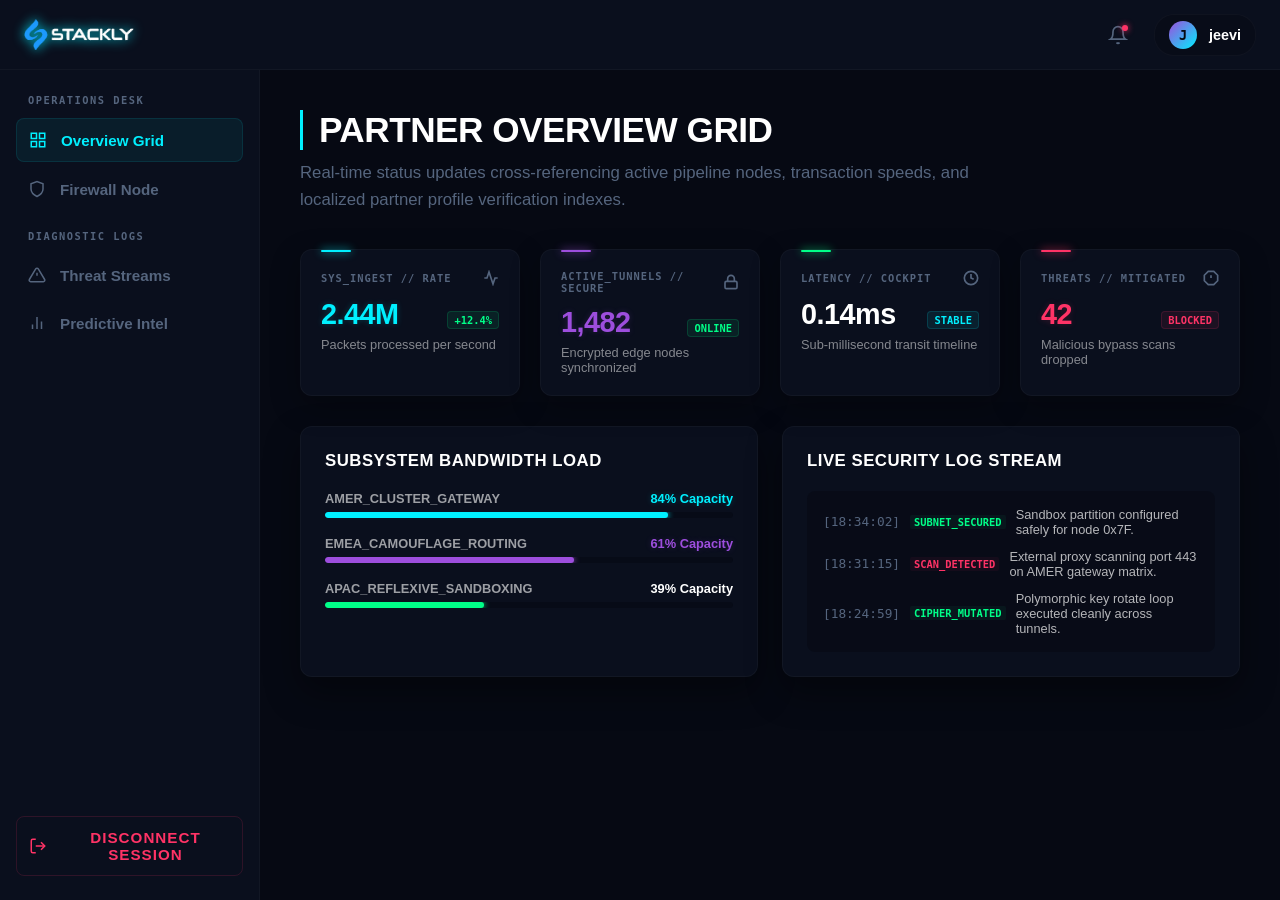
<file: partner-dashboard.html>
<!DOCTYPE html>
<html lang="en">
<head>
    <meta charset="UTF-8">
    <meta name="viewport" content="width=device-width, initial-scale=1.0, maximum-scale=1.0, user-scalable=no">
    <title>Partner Command Cockpit // Stackly Enterprise Systems</title>
    <link rel="stylesheet" href="style.css">
</head>
<body class="fullscreen-portal-body">

    <div class="dashboard-root-wrapper">
        
        <!-- ==========================================
           GLOBAL INTEGRATED NAVIGATION HEADER
        ========================================== -->
        <header class="global-dash-header">
            <div class="header-left-brand-block">
                <!-- Hamburger Trigger Button Node -->
                <button class="sidebar-toggle-hamburger" id="hamburgerMenuBtn" aria-label="Toggle Menu Panel">
                    <svg viewBox="0 0 24 24" class="hamburger-svg"><line x1="3" y1="12" x2="21" y2="12"></line><line x1="3" y1="6" x2="21" y2="6"></line><line x1="3" y1="18" x2="21" y2="18"></line></svg>
                </button>
                
                <!-- Refresh Function Link wrapper -->
                <a onclick="window.location.reload();" class="brand-refresh-link" title="Refresh Dashboard Console Terminal">
                    <img src="./assests/automotive logo.webp" alt="Stackly Network Grid Core Node Logo" class="brand-logo-img">
                   
                </a>
            </div>

            <div class="header-right-action-block">
                <!-- Notifications Alert Target Icon -->
                <button class="notifications-bell-btn" aria-label="Operational Notifications Intel Desk">
                    <svg viewBox="0 0 24 24" class="bell-svg"><path d="M18 8A6 6 0 0 0 6 8c0 7-3 9-3 9h18s-3-2-3-9"></path><path d="M13.73 21a2 2 0 0 1-3.46 0"></path></svg>
                    <span class="bell-active-indicator-dot"></span>
                </button>

                <!-- Session Profiler Identification Badge -->
                <div class="user-profile-badge">
                    <div class="profile-icon-circle" id="profileVisualAvatar">P</div>
                    <span class="parsed-username-display" id="profileUserStringHandle">Loading...</span>
                </div>
            </div>
        </header>

        <!-- ==========================================
           COLLAPSIBLE SIDEBAR MENU TRACKS DRAWER
        ========================================== -->
        <aside class="global-dash-sidebar" id="dashboardSidebarDrawer">
            <nav class="sidebar-navigation-menu-stack">
                
                <div class="menu-category-tag">Operations Desk</div>
                <a class="menu-navigation-route-link active-route-node" data-target-panel="panel-metrics">
                    <svg viewBox="0 0 24 24" class="menu-vector-icon-shell"><rect x="3" y="3" width="7" height="7"></rect><rect x="14" y="3" width="7" height="7"></rect><rect x="14" y="14" width="7" height="7"></rect><rect x="3" y="14" width="7" height="7"></rect></svg>
                    <span class="menu-route-title">Overview Grid</span>
                </a>
                <a class="menu-navigation-route-link" data-target-panel="panel-firewall">
                    <svg viewBox="0 0 24 24" class="menu-vector-icon-shell"><path d="M12 22s8-4 8-10V5l-8-3-8 3v7c0 6 8 10 8 10z"></path></svg>
                    <span class="menu-route-title">Firewall Node</span>
                </a>

                <div class="menu-category-tag">Diagnostic Logs</div>
                <a class="menu-navigation-route-link" data-target-panel="panel-threats">
                    <svg viewBox="0 0 24 24" class="menu-vector-icon-shell"><path d="M10.29 3.86L1.82 18a2 2 0 0 0 1.71 3h16.94a2 2 0 0 0 1.71-3L13.71 3.86a2 2 0 0 0-3.42 0z"></path><line x1="12" y1="9" x2="12" y2="13"></line><line x1="12" y1="17" x2="12.01" y2="17"></line></svg>
                    <span class="menu-route-title">Threat Streams</span>
                </a>
                <a class="menu-navigation-route-link" data-target-panel="panel-analytics">
                    <svg viewBox="0 0 24 24" class="menu-vector-icon-shell"><line x1="18" y1="20" x2="18" y2="10"></line><line x1="12" y1="20" x2="12" y2="4"></line><line x1="6" y1="20" x2="6" y2="14"></line></svg>
                    <span class="menu-route-title">Predictive Intel</span>
                </a>

            </nav>

            <button class="sidebar-logout-button-node" id="consoleSessionLogoutBtn">
                <svg viewBox="0 0 24 24" class="menu-vector-icon-shell"><path d="M9 21H5a2 2 0 0 1-2-2V5a2 2 0 0 1 2-2h4"></path><polyline points="16 17 21 12 16 7"></polyline><line x1="21" y1="12" x2="9" y2="12"></line></svg>
                <span class="menu-route-title">Disconnect Session</span>
            </button>
        </aside>

        <!-- GLASSMORPHIC BACKDROP COMPONENT -->
        <div class="viewport-blur-backdrop" id="viewportBlurBackdrop"></div>

        <!-- ==========================================
           MAIN CENTER DISPLAY VIEWPORT CONSOLE
        ========================================== -->
        <main class="dashboard-main-viewport-view">
            
          <!-- ELABORATE MODULE: ENHANCED OPERATIONAL OVERVIEW DESK -->
<div class="console-display-section-view active-view-panel" id="panel-metrics">
    <div class="panel-section-header">
        <h1 class="section-headline-header">Partner Overview Grid</h1>
        <p class="section-intel-subphrase">Real-time status updates cross-referencing active pipeline nodes, transaction speeds, and localized partner profile verification indexes.</p>
    </div>

    <!-- Tier 1: 4-Column Tactical Counter Grid Network -->
    <div class="tactical-kpi-grid">
        
        <!-- KPI Box 01 -->
        <div class="kpi-metric-card">
            <div class="kpi-laser-trim cyan-trim"></div>
            <div class="kpi-card-header">
                <span class="kpi-code-tag">SYS_INGEST // RATE</span>
                <div class="kpi-icon-shell">
                    <svg viewBox="0 0 24 24" class="kpi-svg"><polyline points="22 12 18 12 15 21 9 3 6 12 2 12"></polyline></svg>
                </div>
            </div>
            <div class="kpi-value-row">
                <h2 class="kpi-big-num txt-cyan">2.44M</h2>
                <span class="kpi-trend-pill positive-trend">+12.4%</span>
            </div>
            <p class="kpi-footer-meta">Packets processed per second</p>
        </div>

        <!-- KPI Box 02 -->
        <div class="kpi-metric-card">
            <div class="kpi-laser-trim purple-trim"></div>
            <div class="kpi-card-header">
                <span class="kpi-code-tag">ACTIVE_TUNNELS // SECURE</span>
                <div class="kpi-icon-shell">
                    <svg viewBox="0 0 24 24" class="kpi-svg"><rect x="3" y="11" width="18" height="11" rx="2" ry="2"></rect><path d="M7 11V7a5 5 0 0 1 10 0v4"></path></svg>
                </div>
            </div>
            <div class="kpi-value-row">
                <h2 class="kpi-big-num txt-purple">1,482</h2>
                <span class="kpi-trend-pill positive-trend">ONLINE</span>
            </div>
            <p class="kpi-footer-meta">Encrypted edge nodes synchronized</p>
        </div>

        <!-- KPI Box 03 -->
        <div class="kpi-metric-card">
            <div class="kpi-laser-trim green-trim"></div>
            <div class="kpi-card-header">
                <span class="kpi-code-tag">LATENCY // COCKPIT</span>
                <div class="kpi-icon-shell">
                    <svg viewBox="0 0 24 24" class="kpi-svg"><circle cx="12" cy="12" r="10"></circle><polyline points="12 6 12 12 16 14"></polyline></svg>
                </div>
            </div>
            <div class="kpi-value-row">
                <h2 class="kpi-big-num txt-green">0.14ms</h2>
                <span class="kpi-trend-pill neutral-trend">STABLE</span>
            </div>
            <p class="kpi-footer-meta">Sub-millisecond transit timeline</p>
        </div>

        <!-- KPI Box 04 -->
        <div class="kpi-metric-card">
            <div class="kpi-laser-trim error-trim"></div>
            <div class="kpi-card-header">
                <span class="kpi-code-tag">THREATS // MITIGATED</span>
                <div class="kpi-icon-shell">
                    <svg viewBox="0 0 24 24" class="kpi-svg"><polygon points="7.86 2 16.14 2 22 7.86 22 16.14 16.14 22 7.86 22 2 16.14 2 7.86 7.86 2"></polygon><line x1="12" y1="8" x2="12" y2="12"></line><line x1="12" y1="16" x2="12.01" y2="16"></line></svg>
                </div>
            </div>
            <div class="kpi-value-row">
                <h2 class="kpi-big-num txt-error">42</h2>
                <span class="kpi-trend-pill negative-trend">BLOCKED</span>
            </div>
            <p class="kpi-footer-meta">Malicious bypass scans dropped</p>
        </div>

    </div>

    <!-- Tier 2: Split Telemetry Monitor & Threat Streaming Ledger Layout -->
    <div class="telemetry-split-monitor">
        
        <!-- Left Sub-Block: Core Network Flow Progress Monitors -->
        <div class="monitor-card-console">
            <h3 class="monitor-block-title">Subsystem Bandwidth Load</h3>
            <div class="monitor-progress-stack">
                
                <div class="progress-bar-item">
                    <div class="progress-meta-row">
                        <span class="p-node-name">AMER_CLUSTER_GATEWAY</span>
                        <span class="p-node-val txt-cyan">84% Capacity</span>
                    </div>
                    <div class="progress-track-base">
                        <div class="progress-fill-line bg-cyan" style="width: 84%"></div>
                    </div>
                </div>

                <div class="progress-bar-item">
                    <div class="progress-meta-row">
                        <span class="p-node-name">EMEA_CAMOUFLAGE_ROUTING</span>
                        <span class="p-node-val txt-purple">61% Capacity</span>
                    </div>
                    <div class="progress-track-base">
                        <div class="progress-fill-line bg-purple" style="width: 61%"></div>
                    </div>
                </div>

                <div class="progress-bar-item">
                    <div class="progress-meta-row">
                        <span class="p-node-name">APAC_REFLEXIVE_SANDBOXING</span>
                        <span class="p-node-val txt-green">39% Capacity</span>
                    </div>
                    <div class="progress-track-base">
                        <div class="progress-fill-line bg-green" style="width: 39%"></div>
                    </div>
                </div>

            </div>
        </div>

        <!-- Right Sub-Block: Forensic Security Log Tracking Terminal -->
        <div class="monitor-card-console">
            <h3 class="monitor-block-title">Live Security Log Stream</h3>
            <div class="live-threat-feed-terminal">
                <div class="feed-log-entry">
                    <span class="log-time">[18:34:02]</span>
                    <span class="log-status stat-success">SUBNET_SECURED</span>
                    <p class="log-text">Sandbox partition configured safely for node 0x7F.</p>
                </div>
                <div class="feed-log-entry">
                    <span class="log-time">[18:31:15]</span>
                    <span class="log-status stat-warn">SCAN_DETECTED</span>
                    <p class="log-text">External proxy scanning port 443 on AMER gateway matrix.</p>
                </div>
                <div class="feed-log-entry">
                    <span class="log-time">[18:24:59]</span>
                    <span class="log-status stat-success">CIPHER_MUTATED</span>
                    <p class="log-text">Polymorphic key rotate loop executed cleanly across tunnels.</p>
                </div>
            </div>
        </div>

    </div>
</div>

<style>
    :root {
    --bg-surface: #0a0f1d;
    --bg-card: #0d1527;
    --neon-cyan: #00f0ff;
    --neon-purple: #9d4edd;
    --text-bright: #ffffff;
    --text-dim: #55657e;
    --accent-error: #ff3366;
    --accent-success: #00ff88;
}

/* ==========================================
   4-COLUMN TACTICAL KPI OVERVIEW GRID
========================================== */
.tactical-kpi-grid {
    display: grid;
    /* Grid splitting architecture scales directly to fill layout voids */
    grid-template-columns: repeat(4, 1fr);
    gap: 20px;
    width: 100%;
    margin-bottom: 30px;
    box-sizing: border-box;
}

.kpi-metric-card {
    background-color: var(--bg-surface);
    border: 1px solid rgba(255, 255, 255, 0.03);
    border-radius: 12px;
    padding: 20px;
    box-sizing: border-box;
    position: relative;
    box-shadow: 0 10px 30px rgba(0, 0, 0, 0.3);
    transition: transform 0.25s ease, border-color 0.25s ease;
}

/* Top bounding neon glow line accents */
.kpi-laser-trim {
    position: absolute; left: 20px; top: 0; width: 30px; height: 2px; border-radius: 2px;
}
.cyan-trim { background-color: var(--neon-cyan); box-shadow: 0 0 8px var(--neon-cyan); }
.purple-trim { background-color: var(--neon-purple); box-shadow: 0 0 8px var(--neon-purple); }
.green-trim { background-color: var(--accent-success); box-shadow: 0 0 8px var(--accent-success); }
.error-trim { background-color: var(--accent-error); box-shadow: 0 0 8px var(--accent-error); }

.kpi-card-header {
    display: flex; justify-content: space-between; align-items: center; margin-bottom: 14px;
}
.kpi-code-tag { font-family: monospace; font-size: 0.65rem; color: var(--text-dim); letter-spacing: 1px; font-weight: 700; }
.kpi-icon-shell { color: var(--text-dim); display: flex; align-items: center; }
.kpi-svg { width: 16px; height: 16px; fill: none; stroke: currentColor; stroke-width: 2.5; }

.kpi-value-row {
    display: flex; justify-content: space-between; align-items: flex-end; margin-bottom: 8px;
}
.kpi-big-num { font-size: 1.8rem; font-weight: 800; margin: 0; line-height: 1; letter-spacing: -0.5px; }

.kpi-trend-pill {
    font-family: monospace; font-size: 0.65rem; font-weight: 700; padding: 2px 6px; border-radius: 4px;
}
.positive-trend { background-color: rgba(0, 255, 136, 0.08); color: var(--accent-success); border: 1px solid rgba(0, 255, 136, 0.15); }
.neutral-trend { background-color: rgba(0, 240, 255, 0.08); color: var(--neon-cyan); border: 1px solid rgba(0, 240, 255, 0.15); }
.negative-trend { background-color: rgba(255, 51, 102, 0.08); color: var(--accent-error); border: 1px solid rgba(255, 51, 102, 0.15); }

.kpi-footer-meta { font-size: 0.8rem; color: rgba(255, 255, 255, 0.5); margin: 0; text-align: left; }

/* Interactive hovering halos */
.kpi-metric-card:hover {
    transform: translateY(-2px);
    border-color: rgba(255, 255, 255, 0.06);
}

/* ==========================================
   TIER 2: ASYMMETRIC METRICS SPLIT FRAME
========================================== */
.telemetry-split-monitor {
    display: grid;
    grid-template-columns: 1fr 1fr;
    gap: 24px;
    width: 100%;
    box-sizing: border-box;
}

.monitor-card-console {
    background-color: var(--bg-surface);
    border: 1px solid rgba(255, 255, 255, 0.03);
    border-radius: 12px;
    padding: 24px;
    box-shadow: 0 15px 35px rgba(0, 0, 0, 0.4);
    box-sizing: border-box;
}

.monitor-block-title {
    font-size: 1.05rem; font-weight: 800; text-transform: uppercase; color: var(--text-bright);
    margin: 0 0 20px 0; text-align: left; letter-spacing: 0.5px;
}

/* Subsystem Progress monitor line sets */
.monitor-progress-stack { display: flex; flex-direction: column; gap: 18px; }
.progress-bar-item { display: flex; flex-direction: column; width: 100%; }
.progress-meta-row { display: flex; justify-content: space-between; font-size: 0.8rem; font-weight: 700; margin-bottom: 6px; }
.p-node-name { color: rgba(255, 255, 255, 0.6); }

.progress-track-base {
    width: 100%; height: 6px; background-color: rgba(6, 9, 19, 0.6); border-radius: 3px; overflow: hidden;
}
.progress-fill-line { height: 100%; border-radius: 3px; }
.bg-cyan { background-color: var(--neon-cyan); box-shadow: 0 0 6px var(--neon-cyan); }
.bg-purple { background-color: var(--neon-purple); box-shadow: 0 0 6px var(--neon-purple); }
.bg-green { background-color: var(--accent-success); box-shadow: 0 0 6px var(--accent-success); }

/* Forensic Activity feed logs rows console setup mapping */
.live-threat-feed-terminal {
    width: 100%; background-color: rgba(6, 9, 19, 0.5); border-radius: 8px;
    padding: 16px; box-sizing: border-box; display: flex; flex-direction: column; gap: 12px;
    min-height: 154px;
}
.feed-log-entry { display: flex; align-items: center; gap: 10px; font-size: 0.8rem; text-align: left; }
.log-time { font-family: monospace; color: var(--text-dim); }
.log-status { font-family: monospace; font-size: 0.65rem; font-weight: 700; padding: 1px 4px; border-radius: 2px; }
.stat-success { color: var(--accent-success); background-color: rgba(0, 255, 136, 0.05); }
.stat-warn { color: var(--accent-error); background-color: rgba(255, 51, 102, 0.05); }
.feed-log-entry p { margin: 0; color: rgba(255, 255, 255, 0.7); }

/* ==========================================
   FLUID BREAKPOINTS OVERRIDES LOGIC MAPS
========================================== */
@media (max-width: 1200px) {
    .tactical-kpi-grid {
        grid-template-columns: repeat(2, 1fr); /* Collapses smoothly into clean dual rows sets layout bounds */
    }
}

@media (max-width: 768px) {
    .telemetry-split-monitor {
        grid-template-columns: 1fr; /* Switch to full text linear block stacks on small monitors views */
    }
}

@media (max-width: 520px) {
    .tactical-kpi-grid {
        grid-template-columns: 1fr; /* absolute single column listing format for tiny touch display rows */
    }
    .kpi-big-num { font-size: 1.6rem; }
    .monitor-card-console { padding: 16px; }
}

</style>

           <!-- ELABORATE MODULE: ENHANCED POLYMORPHIC FIREWALL DESK -->
<div class="console-display-section-view" id="panel-firewall">
    <div class="panel-section-header">
        <h1 class="section-headline-header">Polymorphic Firewall Control</h1>
        <p class="section-intel-subphrase">Manage active packet filtering configurations, evaluate perimeter bypass alerts, and configure entry point camouflages.</p>
    </div>

    <!-- Dual-Zone Asymmetric Dashboard Split Split-Screen Layer -->
    <div class="firewall-workspace-split">
        
        <!-- Left Zone: Firewall Status Console Matrix Controls -->
        <div class="firewall-control-panel-card">
            <h3 class="firewall-block-title">Core Mutation Shield Status</h3>
            
            <div class="firewall-status-banner-row">
                <div class="shield-radar-status">
                    <span class="pulse-beacon-ring beacon-active"></span>
                    <span class="status-headline txt-green">ACTIVE INTRUSION MESH</span>
                </div>
                <div class="mutation-timer-pill">
                    <span class="timer-label">NEXT_MUTATION //</span>
                    <span class="timer-clock txt-cyan" id="firewallMutationTimer">45s</span>
                </div>
            </div>

            <!-- Operational Metric Grid Fields -->
            <div class="firewall-metrics-mini-grid">
                <div class="mini-metric-cell">
                    <span class="m-cell-label">CIPHER_STRENGTH</span>
                    <h4 class="m-cell-value">AES_XTS_512</h4>
                </div>
                <div class="mini-metric-cell">
                    <span class="m-cell-label">PACKETS_MUTATED</span>
                    <h4 class="m-cell-value txt-purple">14.8M / HR</h4>
                </div>
                <div class="mini-metric-cell">
                    <span class="m-cell-label">FALSE_ALERTS</span>
                    <h4 class="m-cell-value">0.002%</h4>
                </div>
                <div class="mini-metric-cell">
                    <span class="m-cell-label">MESH_SYNC</span>
                    <h4 class="m-cell-value txt-cyan">100%</h4>
                </div>
            </div>

            <!-- Integrated Visual Micro-Graph Vector Viewbox -->
            <div class="firewall-vector-chart-box">
                <svg viewBox="0 0 300 80" class="firewall-wave-svg" xmlns="http://w3.org">
                    <path d="M0,40 Q30,10 60,60 T120,20 T180,70 T240,30 T300,40" fill="none" stroke="#00f0ff" stroke-width="2" class="anim-wave-line-1"/>
                    <path d="M0,40 Q40,70 80,30 T160,60 T240,10 T300,40" fill="none" stroke="#9d4edd" stroke-width="1.5" stroke-dasharray="4,4" class="anim-wave-line-2"/>
                    <line x1="0" y1="40" x2="300" y2="40" stroke="rgba(255,255,255,0.03)" stroke-width="1"/>
                </svg>
                <div class="chart-footer-label">REAL-TIME FIELD FILTER DISTORTION RATIO</div>
            </div>
        </div>

        <!-- Right Zone: Traffic Rule Ledger Settings & Toggles -->
        <div class="firewall-rules-panel-card">
            <h3 class="firewall-block-title">Packet Filtering Architecture</h3>
            
            <div class="firewall-interactive-rules-list">
                
                <!-- Rule Row 01 -->
                <div class="firewall-rule-row-item">
                    <div class="rule-meta-left">
                        <span class="rule-code-tag">RULE_0x9A // SECURITY</span>
                        <h4>Zero-Trust Strict Ingestion</h4>
                        <p class="rule-description">Enforces sub-millisecond footprint isolation parameters across unknown subnet entry headers.</p>
                    </div>
                    <label class="cyber-switch-container">
                        <input type="checkbox" checked class="cyber-toggle-checkbox-trigger">
                        <span class="cyber-switch-slider"></span>
                    </label>
                </div>

                <!-- Rule Row 02 -->
                <div class="firewall-rule-row-item">
                    <div class="rule-meta-left">
                        <span class="rule-code-tag">RULE_0x2B // PRIVACY</span>
                        <h4>Camouflage Endpoint Re-Routing</h4>
                        <p class="rule-description">Mutates destination endpoint hash variables continuously to hide core cluster staging arrays.</p>
                    </div>
                    <label class="cyber-switch-container">
                        <input type="checkbox" checked class="cyber-toggle-checkbox-trigger">
                        <span class="cyber-switch-slider"></span>
                    </label>
                </div>

                <!-- Rule Row 03 -->
                <div class="firewall-rule-row-item">
                    <div class="rule-meta-left">
                        <span class="rule-code-tag">RULE_0x6E // FORENSIC</span>
                        <h4>Reflexive Sandbox Deployment</h4>
                        <p class="rule-description">Instantly isolates suspicious transaction server parameters into secure container staging zones.</p>
                    </div>
                    <label class="cyber-switch-container">
                        <input type="checkbox" class="cyber-toggle-checkbox-trigger">
                        <span class="cyber-switch-slider"></span>
                    </label>
                </div>

            </div>
        </div>

    </div>
</div>

<style>
    :root {
    --bg-surface: #0a0f1d;
    --bg-card: #0d1527;
    --neon-cyan: #00f0ff;
    --neon-purple: #9d4edd;
    --text-bright: #ffffff;
    --text-dim: #55657e;
    --accent-error: #ff3366;
    --accent-success: #00ff88;
}

/* ==========================================
   ASYMMETRIC CORE WORKSPACE LAYOUT SPLIT
========================================== */
.firewall-workspace-split {
    display: grid;
    /* Split allocation balancing handles desktop proportions perfectly */
    grid-template-columns: 0.95fr 1.05fr;
    gap: 24px;
    width: 100%;
    box-sizing: border-box;
}

.firewall-control-panel-card,
.firewall-rules-panel-card {
    background-color: var(--bg-surface);
    border: 1px solid rgba(255, 255, 255, 0.03);
    border-radius: 12px;
    padding: 24px;
    box-shadow: 0 15px 35px rgba(0, 0, 0, 0.4);
    box-sizing: border-box;
}

.firewall-block-title {
    font-size: 1.05rem; font-weight: 800; text-transform: uppercase; color: var(--text-bright);
    margin: 0 0 24px 0; text-align: left; letter-spacing: 0.5px;
}

/* ==========================================
   LEFT ZONE - FIREWALL MATRIX TERMINAL
========================================== */
.firewall-status-banner-row {
    display: flex; justify-content: space-between; align-items: center;
    background-color: rgba(6, 9, 19, 0.5); padding: 12px 16px; border-radius: 8px;
    margin-bottom: 24px; box-sizing: border-box; width: 100%;
}

.shield-radar-status { display: flex; align-items: center; gap: 10px; }
.pulse-beacon-ring { width: 8px; height: 8px; border-radius: 50%; display: block; }
.pulse-beacon-ring.beacon-active { background-color: var(--accent-success); box-shadow: 0 0 8px var(--accent-success); animation: beaconPulse 1.6s infinite alternate; }

.status-headline { font-family: monospace; font-size: 0.85rem; font-weight: 700; letter-spacing: 0.5px; }
.mutation-timer-pill { font-family: monospace; font-size: 0.8rem; font-weight: 700; color: var(--text-dim); }

.firewall-metrics-mini-grid {
    display: grid; grid-template-columns: repeat(2, 1fr); gap: 14px; margin-bottom: 24px; width: 100%;
}
.mini-metric-cell {
    background-color: rgba(13, 21, 39, 0.3); border: 1px solid rgba(255,255,255,0.01);
    border-radius: 6px; padding: 12px; display: flex; flex-direction: column; align-items: flex-start; text-align: left;
}
.m-cell-label { font-family: monospace; font-size: 0.65rem; color: var(--text-dim); letter-spacing: 0.5px; margin-bottom: 4px; }
.m-cell-value { font-size: 1.05rem; font-weight: 700; color: var(--text-bright); margin: 0; }

.firewall-vector-chart-box {
    width: 100%; background-color: rgba(6, 9, 19, 0.5); border-radius: 8px; padding: 16px; box-sizing: border-box;
}
.firewall-wave-svg { width: 100%; height: auto; display: block; overflow: hidden; }
.chart-footer-label { font-family: monospace; font-size: 0.6rem; color: var(--text-dim); letter-spacing: 1px; margin-top: 10px; }

/* Continuous vector oscillation line sweeps animations */
.anim-wave-line-1 { animation: waveDrift 4s linear infinite; }
.anim-wave-line-2 { animation: waveDrift 8s linear infinite reverse; }

/* ==========================================
   RIGHT ZONE - INTERACTIVE TOGGLES RULES LEDGER
========================================== */
.firewall-interactive-rules-list { display: flex; flex-direction: column; gap: 14px; width: 100%; }

.firewall-rule-row-item {
    background-color: rgba(13, 21, 39, 0.3); border: 1px solid rgba(255, 255, 255, 0.01);
    border-radius: 8px; padding: 16px; display: flex; justify-content: space-between;
    align-items: center; gap: 20px; box-sizing: border-box; width: 100%;
}
.rule-meta-left { display: flex; flex-direction: column; align-items: flex-start; text-align: left; }
.rule-code-tag { font-family: monospace; font-size: 0.65rem; color: var(--text-dim); letter-spacing: 0.5px; font-weight: 700; margin-bottom: 4px; }
.rule-meta-left h4 { font-size: 1.05rem; font-weight: 700; color: var(--text-bright); margin: 0 0 4px 0; }
.rule-description { font-size: 0.8rem; color: rgba(255, 255, 255, 0.5); margin: 0; line-height: 1.4; max-width: 360px; }

/* Premium Cyan Cybersecurity Toggle Switches Engines */
.cyber-switch-container {
    position: relative; display: inline-block; width: 42px; height: 22px; flex-shrink: 0; cursor: pointer;
}
.cyber-toggle-checkbox-trigger { opacity: 0; width: 0; height: 0; }
.cyber-switch-slider {
    position: absolute; top: 0; left: 0; right: 0; bottom: 0;
    background-color: rgba(6, 9, 19, 0.8); border: 1px solid rgba(255,255,255,0.05);
    border-radius: 34px; transition: 0.3s cubic-bezier(0.2, 0.8, 0.2, 1);
}
.cyber-switch-slider:before {
    content: ""; position: absolute; height: 14px; width: 14px; left: 3px; bottom: 3px;
    background-color: var(--text-dim); border-radius: 50%; transition: 0.3s cubic-bezier(0.2, 0.8, 0.2, 1);
}
.cyber-toggle-checkbox-trigger:checked + .cyber-switch-slider { background-color: rgba(0, 240, 255, 0.1); border-color: var(--neon-cyan); }
.cyber-toggle-checkbox-trigger:checked + .cyber-switch-slider:before { transform: translateX(20px); background-color: var(--neon-cyan); box-shadow: 0 0 6px var(--neon-cyan); }

/* ==========================================
   ANALOG SYSTEM CORE KEYFRAME TIMELINES
========================================== */
@keyframes beaconPulse { 0% { opacity: 0.4; transform: scale(0.95); } 100% { opacity: 1; transform: scale(1.1); } }
@keyframes waveDrift { 0% { transform: translateX(0); } 100% { transform: translateX(10px); } }

/* ==========================================
   FLUID RESPONSIVE DESIGN BOUNDARIES
========================================== */
@media (max-width: 1200px) {
    .firewall-workspace-split {
        grid-template-columns: 1fr; /* Rearrange column maps cleanly into a linear stack to protect padding layout bounds */
        gap: 20px;
    }
}

@media (max-width: 520px) {
    .firewall-control-panel-card, .firewall-rules-panel-card { padding: 16px; }
    .firewall-status-banner-row { flex-direction: column; gap: 8px; align-items: flex-start; }
    .firewall-rule-row-item { flex-direction: column; align-items: flex-start; gap: 16px; }
    .cyber-switch-container { align-self: flex-end; } /* Repositions slider toggles on mobile rows list */
}

</style>
<!-- ELABORATE MODULE: ENHANCED ACTIVE THREATS SURVEILLANCE CONSOLE -->
<div class="console-display-section-view" id="panel-threats">
    <div class="panel-section-header">
        <h1 class="section-headline-header">Active Threat Intercepts</h1>
        <p class="section-intel-subphrase">Review deep packet signature anomalies, trace malicious payload footprints, and view automated staging sandboxes.</p>
    </div>

    <!-- Dual-Zone Core Surveillance Monitor Splitting Frame -->
    <div class="threats-workspace-split">
        
        <!-- Left Sub-Zone: Geolocation Severity Map Summary Graphic -->
        <div class="threats-analytics-panel-card">
            <h3 class="threats-block-title">Vector Density Distribution</h3>
            
            <div class="threats-chart-holder">
                <svg viewBox="0 0 200 200" class="radial-density-svg" xmlns="http://w3.org">
                    <!-- Concentric Grid Target Wireframes -->
                    <circle cx="100" cy="100" r="85" fill="none" stroke="rgba(255, 255, 255, 0.02)" stroke-width="1"/>
                    <circle cx="100" cy="100" r="60" fill="none" stroke="rgba(255, 255, 255, 0.02)" stroke-width="1"/>
                    <circle cx="100" cy="100" r="35" fill="none" stroke="rgba(255, 255, 255, 0.02)" stroke-width="1"/>
                    
                    <!-- Segment A: Critical Exploits (Electric Error Red Arc Vector) -->
                    <circle cx="100" cy="100" r="60" fill="none" stroke="#ff3366" stroke-width="8" stroke-dasharray="113, 376" stroke-dashoffset="0" class="anim-ring-segment"/>
                    <!-- Segment B: Warnings (Electric Purple Arc Vector) -->
                    <circle cx="100" cy="100" r="60" fill="none" stroke="#9d4edd" stroke-width="8" stroke-dasharray="150, 376" stroke-dashoffset="-113" class="anim-ring-segment"/>
                    <!-- Segment C: Monitored Ingestion (Neon Cyan Arc Vector) -->
                    <circle cx="100" cy="100" r="60" fill="none" stroke="#00f0ff" stroke-width="8" stroke-dasharray="113, 376" stroke-dashoffset="-263" class="anim-ring-segment"/>
                    
                    <circle cx="100" cy="100" r="10" fill="#060913" stroke="rgba(255, 255, 255, 0.05)" stroke-width="1"/>
                </svg>
            </div>

            <!-- Severity Indicators Categories Summary Legends -->
            <div class="severity-legend-stack">
                <div class="legend-row-item">
                    <div class="legend-meta-left"><span class="legend-bullet bg-error"></span><span>CRITICAL_EXPLOITS</span></div>
                    <span class="legend-value font-mono">30%</span>
                </div>
                <div class="legend-row-item">
                    <div class="legend-meta-left"><span class="legend-bullet bg-purple"></span><span>ANOMALOUS_TRAFFIC</span></div>
                    <span class="legend-value font-mono">40%</span>
                </div>
                <div class="legend-row-item">
                    <div class="legend-meta-left"><span class="legend-bullet bg-cyan"></span><span>ROUTINE_AUDITS</span></div>
                    <span class="legend-value font-mono">30%</span>
                </div>
            </div>
        </div>

        <!-- Right Sub-Zone: Staggered Incident Ingestion Ledger Table -->
        <div class="threats-ledger-panel-card">
            <h3 class="threats-block-title">Incident Queue Ledger</h3>
            
            <div class="cyber-incident-table-wrapper">
                <table class="cyber-incident-table">
                    <thead>
                        <tr>
                            <th>TIMESTAMP</th>
                            <th>SOURCE_IP</th>
                            <th>VECTOR_CLASSIFICATION</th>
                            <th>SEVERITY</th>
                            <th>ACTION</th>
                        </tr>
                    </thead>
                    <tbody>
                        <!-- Record Row 01 -->
                        <tr class="incident-record-row">
                            <td class="font-mono text-dim">18:42:11</td>
                            <td class="font-mono font-bold">192.168.42.105</td>
                            <td>Zero-Trust Header Bypass</td>
                            <td><span class="severity-badge-pill badge-error">CRITICAL</span></td>
                            <td><a href="404.html" class="table-action-link-btn text-error">SANDBOX</a></td>
                        </tr>
                        <!-- Record Row 02 -->
                        <tr class="incident-record-row">
                            <td class="font-mono text-dim">18:39:54</td>
                            <td class="font-mono font-bold">45.221.12.89</td>
                            <td>Polymorphic Port Scan</td>
                            <td><span class="severity-badge-pill badge-purple">WARNING</span></td>
                            <td><a href="404.html" class="table-action-link-btn text-purple">MONITOR</a></td>
                        </tr>
                        <!-- Record Row 03 -->
                        <tr class="incident-record-row">
                            <td class="font-mono text-dim">18:31:02</td>
                            <td class="font-mono font-bold">102.16.84.22</td>
                            <td>Microservice Drift Anomaly</td>
                            <td><span class="severity-badge-pill badge-cyan">INFO</span></td>
                            <td><a href="404.html" class="table-action-link-btn text-cyan">IGNORE</a></td>
                        </tr>
                    </tbody>
                </table>
            </div>
        </div>

    </div>
</div>
<style>
    :root {
    --bg-surface: #0a0f1d;
    --bg-card: #0d1527;
    --neon-cyan: #00f0ff;
    --neon-purple: #9d4edd;
    --text-bright: #ffffff;
    --text-dim: #55657e;
    --accent-error: #ff3366;
}

/* ==========================================
   SURVEILLANCE WORKSPACE INTERFACE SPLIT
========================================== */
.threats-workspace-split {
    display: grid;
    /* Grid system layout format balances asymmetric graphics and ledgers */
    grid-template-columns: 0.85fr 1.15fr;
    gap: 24px;
    width: 100%;
    box-sizing: border-box;
}

.threats-analytics-panel-card,
.threats-ledger-panel-card {
    background-color: var(--bg-surface);
    border: 1px solid rgba(255, 255, 255, 0.03);
    border-radius: 12px;
    padding: 24px;
    box-shadow: 0 15px 35px rgba(0, 0, 0, 0.4);
    box-sizing: border-box;
}

.threats-block-title {
    font-size: 1.05rem; font-weight: 800; text-transform: uppercase; color: var(--text-bright);
    margin: 0 0 24px 0; text-align: left; letter-spacing: 0.5px;
}

/* ==========================================
   LEFT ZONE - RADIAL DENSITY SVG GRAPHICS
========================================== */
.threats-chart-holder {
    width: 100%; display: flex; justify-content: center; align-items: center;
    margin-bottom: 24px; min-height: 160px;
}
.radial-density-svg { width: 100%; max-width: 160px; height: auto; display: block; overflow: hidden; }

/* Staggered vector path rotational animations */
.anim-ring-segment {
    transform-origin: 100px 100px;
    transform: rotate(-90deg);
    transition: stroke-dashoffset 0.4s ease;
}

.severity-legend-stack { display: flex; flex-direction: column; gap: 12px; width: 100%; }
.legend-row-item { display: flex; justify-content: space-between; align-items: center; font-size: 0.8rem; }
.legend-meta-left { display: flex; align-items: center; gap: 8px; font-family: monospace; color: rgba(255,255,255,0.6); }

.legend-bullet { width: 6px; height: 6px; border-radius: 50%; display: block; }
.bg-error { background-color: var(--accent-error); box-shadow: 0 0 6px var(--accent-error); }
.bg-purple { background-color: var(--neon-purple); box-shadow: 0 0 6px var(--neon-purple); }
.bg-cyan { background-color: var(--neon-cyan); box-shadow: 0 0 6px var(--neon-cyan); }
.font-mono { font-family: monospace; font-weight: 700; color: var(--text-bright); }

/* ==========================================
   RIGHT ZONE - INCIDENT QUEUE TABLE LEDGER
========================================== */
.cyber-incident-table-wrapper {
    width: 100%; overflow-x: auto; border-radius: 8px;
    background-color: rgba(6, 9, 19, 0.4); border: 1px solid rgba(255, 255, 255, 0.01);
}

.cyber-incident-table {
    width: 100%; border-collapse: collapse; border-spacing: 0; text-align: left;
}

.cyber-incident-table th {
    background-color: rgba(13, 21, 39, 0.5); font-family: monospace; font-size: 0.7rem;
    font-weight: 700; color: var(--text-dim); padding: 14px 16px; letter-spacing: 0.5px;
    border-bottom: 1px solid rgba(255, 255, 255, 0.03);
}

.cyber-incident-table td {
    padding: 14px 16px; font-size: 0.85rem; color: rgba(255, 255, 255, 0.8);
    border-bottom: 1px solid rgba(255, 255, 255, 0.02); white-space: nowrap;
}

.incident-record-row { transition: background-color 0.2s ease; }
.incident-record-row:hover { background-color: rgba(255, 255, 255, 0.01); }
.incident-record-row:last-child td { border-bottom: none; }

.font-bold { font-weight: 700; color: var(--text-bright); }
.text-dim { color: var(--text-dim); }

/* Security Severity Status Badges */
.severity-badge-pill {
    font-family: monospace; font-size: 0.65rem; font-weight: 700; padding: 2px 6px; border-radius: 4px;
}
.badge-error { background-color: rgba(255, 51, 102, 0.08); color: var(--accent-error); border: 1px solid rgba(255, 51, 102, 0.15); }
.badge-purple { background-color: rgba(157, 78, 221, 0.08); color: var(--neon-purple); border: 1px solid rgba(157, 78, 221, 0.15); }
.badge-cyan { background-color: rgba(0, 240, 255, 0.08); color: var(--neon-cyan); border: 1px solid rgba(0, 240, 255, 0.15); }

/* Table Action Buttons Link Overlays (404 Runs) */
.table-action-link-btn {
    font-family: monospace; font-size: 0.75rem; font-weight: 700; text-decoration: none;
    letter-spacing: 0.5px; padding: 4px 10px; border-radius: 4px; border: 1px solid currentColor;
    background-color: transparent; display: inline-block; transition: background-color 0.2s, color 0.2s, box-shadow 0.2s;
}
.table-action-link-btn.text-error:hover { background-color: var(--accent-error); color: #060913; box-shadow: 0 0 10px rgba(255, 51, 102, 0.3); }
.table-action-link-btn.text-purple:hover { background-color: var(--neon-purple); color: var(--text-bright); box-shadow: 0 0 10px rgba(157, 78, 221, 0.3); }
.table-action-link-btn.text-cyan:hover { background-color: var(--neon-cyan); color: #060913; box-shadow: 0 0 10px rgba(0, 240, 255, 0.3); }

/* ==========================================
   FLUID RESPONSIVE DESIGN BREAKPOINTS
========================================== */
@media (max-width: 1200px) {
    .threats-workspace-split {
        grid-template-columns: 1fr; /* Instantly flat stacks grid columns on mobile screen splits */
        gap: 20px;
    }
}

@media (max-width: 520px) {
    .threats-analytics-panel-card, .threats-ledger-panel-card { padding: 16px; }
    .cyber-incident-table th, .cyber-incident-table td { padding: 12px; }
}

</style>

       <!-- ELABORATE MODULE: ENHANCED PREDICTIVE TREND INTELLIGENCE CONSOLE -->
<div class="console-display-section-view" id="panel-analytics">
    <div class="panel-section-header">
        <h1 class="section-headline-header">Predictive Trend Intelligence</h1>
        <p class="section-intel-subphrase">Machine-learning forecast matrices mapping out future throughput bottlenecks, infrastructure drifts, and zero-day exposure models.</p>
    </div>

    <!-- Predictive Workspace Asymmetric 2-Column Split-Screen Grid -->
    <div class="analytics-workspace-split">
        
        <!-- Left Zone: Machine Learning Forecast Graph Matrix Box -->
        <div class="analytics-graph-panel-card">
            <h3 class="analytics-block-title">Zero-Day Exposure Modeling</h3>
            
            <div class="analytics-vector-chart-viewport">
                <!-- Advanced Multi-Spline SVG Vector Forecasting Trendlines -->
                <svg viewBox="0 0 400 160" class="predictive-trend-svg" xmlns="http://w3.org">
                    <!-- Background Grid Baseline Reference Bars -->
                    <line x1="20" y1="140" x2="380" y2="140" stroke="rgba(255,255,255,0.02)" stroke-width="1"/>
                    <line x1="20" y1="90" x2="380" y2="90" stroke="rgba(255,255,255,0.01)" stroke-width="0.5" stroke-dasharray="4, 4"/>
                    <line x1="20" y1="40" x2="380" y2="40" stroke="rgba(255,255,255,0.01)" stroke-width="0.5" stroke-dasharray="4, 4"/>
                    
                    <!-- Spline A: Projected Threat Scaling Vector (Electric Error Red Line) -->
                    <path d="M20,130 Q100,110 180,60 T340,30 T380,15" fill="none" stroke="#ff3366" stroke-width="2.5" class="chart-trend-spline"/>
                    <!-- Spline B: System Mitigated Target Buffer Baseline (Neon Cyan Line) -->
                    <path d="M20,130 Q80,125 160,110 T280,85 T380,70" fill="none" stroke="#00f0ff" stroke-width="1.5" stroke-dasharray="3, 3" class="chart-trend-spline"/>
                    
                    <!-- Glowing Intersection Forecast Intercept Target Pin -->
                    <circle cx="180" cy="60" r="4.5" fill="#9d4edd" class="forecast-intercept-beacon"/>
                    <circle cx="340" cy="30" r="4" fill="#ff3366" class="forecast-intercept-beacon"/>
                </svg>
            </div>
            
            <!-- Graphic Meta Timeline Indicator Tags -->
            <div class="chart-timeline-axis-row">
                <span class="axis-node-tag">T_CURRENT</span>
                <span class="axis-node-tag">+24HRS</span>
                <span class="axis-node-tag">+48HRS</span>
                <span class="axis-node-tag">+72HRS // PROJECTED</span>
            </div>
        </div>

        <!-- Right Zone: Attack Surface Threat Risk Registry Ledger -->
        <div class="analytics-risk-panel-card">
            <h3 class="analytics-block-title">Attack Surface Risk Registry</h3>
            
            <div class="analytics-risk-blocks-stack">
                
                <!-- Risk Block 01 -->
                <div class="risk-matrix-item-row">
                    <div class="risk-meta-left-block">
                        <span class="risk-index-tag txt-error">[HIGH_CRITICAL]</span>
                        <h4>API Gateway Infrastructure Drift</h4>
                        <p class="risk-details-text">Anomalous routing configuration profiles matching distributed zero-day spray parameters.</p>
                    </div>
                    <div class="risk-probability-rating">
                        <span class="prob-label">PROBABILITY</span>
                        <h5 class="prob-percentage txt-error">88%</h5>
                    </div>
                </div>

                <!-- Risk Block 02 -->
                <div class="risk-matrix-item-row">
                    <div class="risk-meta-left-block">
                        <span class="risk-index-tag txt-purple">[MED_WARNING]</span>
                        <h4>Subnet Camouflage Packet Leak</h4>
                        <p class="risk-details-text">Minor configuration entropy reported across edge transaction logging tunnels.</p>
                    </div>
                    <div class="risk-probability-rating">
                        <span class="prob-label">PROBABILITY</span>
                        <h5 class="prob-percentage txt-purple">42%</h5>
                    </div>
                </div>

                <!-- Risk Block 03 -->
                <div class="risk-matrix-item-row">
                    <div class="risk-meta-left-block">
                        <span class="risk-index-tag txt-cyan">[LOW_MONITOR]</span>
                        <h4>Ephemeral Sandbox Ingestion Load</h4>
                        <p class="risk-details-text">Container cluster memory bounds tracking slightly upward due to sandbox triggers.</p>
                    </div>
                    <div class="risk-probability-rating">
                        <span class="prob-label">PROBABILITY</span>
                        <h5 class="prob-percentage txt-cyan">19%</h5>
                    </div>
                </div>

            </div>
        </div>

    </div>
</div>
<style>
    :root {
    --bg-surface: #0a0f1d;
    --bg-card: #0d1527;
    --neon-cyan: #00f0ff;
    --neon-purple: #9d4edd;
    --text-bright: #ffffff;
    --text-dim: #55657e;
    --accent-error: #ff3366;
}

/* ==========================================
   ANALYTICS INTERFACE BALANCING GRID
========================================== */
.analytics-workspace-split {
    display: grid;
    /* Clean asymmetric grid properties align forecast timelines with registries columns */
    grid-template-columns: 1.05fr 0.95fr;
    gap: 24px;
    width: 100%;
    box-sizing: border-box;
}

.analytics-graph-panel-card,
.analytics-risk-panel-card {
    background-color: var(--bg-surface);
    border: 1px solid rgba(255, 255, 255, 0.03);
    border-radius: 12px;
    padding: 24px;
    box-shadow: 0 15px 35px rgba(0, 0, 0, 0.4);
    box-sizing: border-box;
}

.analytics-block-title {
    font-size: 1.05rem; font-weight: 800; text-transform: uppercase; color: var(--text-bright);
    margin: 0 0 24px 0; text-align: left; letter-spacing: 0.5px;
}

/* ==========================================
   LEFT ZONE - MODELING FORECAST GRAPH ENGINE
========================================== */
.analytics-vector-chart-viewport {
    width: 100%; background-color: rgba(6, 9, 19, 0.5); border-radius: 8px;
    padding: 16px; box-sizing: border-box; display: flex; justify-content: center; align-items: center;
}
.predictive-trend-svg { width: 100%; height: auto; display: block; overflow: hidden; }

/* Continuous radar tracking beacon pulses styles handles */
.forecast-intercept-beacon {
    animation: analyticsBeaconGlow 1.6s infinite ease-in-out alternate;
    transform-origin: center;
}
.forecast-intercept-beacon:nth-child(even) { animation-delay: 0.8s; }

.chart-timeline-axis-row {
    display: flex; justify-content: space-between; width: 100%; padding: 0 10px;
    margin-top: 14px; box-sizing: border-box;
}
.axis-node-tag { font-family: monospace; font-size: 0.65rem; color: var(--text-dim); font-weight: 700; letter-spacing: 0.5px; }

/* ==========================================
   RIGHT ZONE - ATTACK SURFACE RISK REGISTRY
========================================== */
.analytics-risk-blocks-stack { display: flex; flex-direction: column; gap: 14px; width: 100%; }

.risk-matrix-item-row {
    background-color: rgba(13, 21, 39, 0.3); border: 1px solid rgba(255, 255, 255, 0.01);
    border-radius: 8px; padding: 16px; display: flex; justify-content: space-between;
    align-items: center; gap: 24px; box-sizing: border-box; width: 100%;
    transition: border-color 0.25s ease, background-color 0.25s ease;
}

.risk-meta-left-block { display: flex; flex-direction: column; align-items: flex-start; text-align: left; }
.risk-index-tag { font-family: monospace; font-size: 0.65rem; font-weight: 700; letter-spacing: 0.5px; margin-bottom: 4px; }
.risk-meta-left-block h4 { font-size: 1.05rem; font-weight: 700; color: var(--text-bright); margin: 0 0 4px 0; }
.risk-details-text { font-size: 0.8rem; color: rgba(255, 255, 255, 0.5); margin: 0; line-height: 1.4; max-width: 320px; }

.risk-probability-rating { display: flex; flex-direction: column; align-items: flex-end; flex-shrink: 0; }
.prob-label { font-family: monospace; font-size: 0.6rem; color: var(--text-dim); font-weight: 700; letter-spacing: 0.5px; margin-bottom: 2px; }
.prob-percentage { font-size: 1.4rem; font-weight: 900; margin: 0; line-height: 1; }

/* Custom programmatic text color mappings */
.txt-error { color: var(--accent-error); text-shadow: 0 0 6px rgba(255,51,102,0.2); }
.txt-purple { color: var(--neon-purple); text-shadow: 0 0 6px rgba(157,78,221,0.2); }
.txt-cyan { color: var(--neon-cyan); text-shadow: 0 0 6px rgba(0,240,255,0.2); }

/* Interactive row highlighting halos loops */
.risk-matrix-item-row:hover {
    border-color: rgba(255, 255, 255, 0.04);
    background-color: rgba(13, 21, 39, 0.55);
}

/* ==========================================
   ANALOG RUNTIME CORE SYSTEM ENGINES KEYFRAMES
========================================== */
@keyframes analyticsBeaconGlow { 0% { r: 3; opacity: 0.4; } 100% { r: 6; opacity: 1; filter: drop-shadow(0 0 4px currentColor); } }

/* ==========================================
   FLUID RESPONSIVE DESIGN BOUNDARIES
========================================== */
@media (max-width: 1200px) {
    .analytics-workspace-split {
        grid-template-columns: 1fr; /* Switch to a clean flat layout stack on tablet screen metrics */
        gap: 20px;
    }
}

@media (max-width: 520px) {
    .analytics-graph-panel-card, .analytics-risk-panel-card { padding: 16px; }
    .risk-matrix-item-row { flex-direction: column; align-items: flex-start; gap: 16px; }
    .risk-probability-rating { align-self: flex-end; } /* Re-anchors metrics positions to the bottom edge on smartphones */
}

</style>

        </main>

    </div>

  <style>
    /* ==========================================================================
   1. RESET ENGINE & SYSTEM CANVAS CONFIGURATIONS
   ========================================================================== */
html, body {
    margin: 0 !important;
    padding: 0 !important;
    width: 100% !important;
    height: 100% !important;
    background-color: #060913;
    overflow: hidden;
    font-family: -apple-system, BlinkMacSystemFont, "Segoe UI", Roboto, Helvetica, Arial, sans-serif;
    color: #ffffff;
}

:root {
    --bg-deep: #060913;
    --bg-surface: #0a0f1d;
    --bg-card: #11192e;
    --neon-cyan: #00f0ff;
    --neon-purple: #9d4edd;
    --text-bright: #ffffff;
    --text-dim: #55657e;
    --accent-error: #ff3366;
    --accent-success: #00ff88;
    --sidebar-width: 260px;
    --header-height: 70px;
}

.dashboard-root-wrapper {
    display: flex;
    width: 100vw;
    height: 100vh;
    overflow: hidden;
    position: relative;
}

/* ==========================================================================
   2. DYNAMIC NAVIGATION BAR TOP HEADER 
   ========================================================================== */
.global-dash-header {
    position: absolute;
    top: 0; left: 0; width: 100%;
    height: var(--header-height);
    background-color: var(--bg-surface);
    border-bottom: 1px solid rgba(255, 255, 255, 0.03);
    display: flex; justify-content: space-between; align-items: center;
    padding: 0 24px; box-sizing: border-box;
    z-index: 10;
}

.header-left-brand-block {
    display: flex; align-items: center; gap: 14px;
}

.sidebar-toggle-hamburger {
    display: none; background: none; border: none; cursor: pointer; padding: 4px;
}
.hamburger-svg { width: 24px; height: 24px; fill: none; stroke: var(--text-bright); stroke-width: 2; }

.brand-refresh-link {
    display: flex; align-items: center; gap: 10px; text-decoration: none; cursor: pointer;
    transition: transform 0.2s ease;
}
.brand-refresh-link:active { transform: scale(0.98); }

.brand-logo-img {
    width: 110px; height: 70px; object-fit: contain;
    filter: drop-shadow(0 0 6px var(--neon-cyan));
}

.brand-text-label {
    font-size: 1.2rem; font-weight: 900; letter-spacing: -0.5px;
    text-transform: uppercase; color: var(--text-bright);
}
.brand-text-label span { color: var(--neon-cyan); }

.header-right-action-block {
    display: flex; align-items: center; gap: 20px;
}

.notifications-bell-btn {
    background: none; border: none; cursor: pointer; position: relative; padding: 6px;
    display: flex; justify-content: center; align-items: center;
}
.bell-svg { width: 20px; height: 20px; fill: none; stroke: var(--text-dim); stroke-width: 2; transition: stroke 0.2s; }
.notifications-bell-btn:hover .bell-svg { stroke: var(--neon-cyan); filter: drop-shadow(0 0 4px var(--neon-cyan)); }
.bell-active-indicator-dot { position: absolute; top: 6px; right: 6px; width: 6px; height: 6px; background-color: var(--accent-error); border-radius: 50%; box-shadow: 0 0 6px var(--accent-error); }

.user-profile-badge {
    display: flex; align-items: center; gap: 12px;
    background-color: rgba(6, 9, 19, 0.4);
    border: 1px solid rgba(255, 255, 255, 0.03);
    padding: 6px 14px; border-radius: 20px;
}

.profile-icon-circle {
    width: 28px; height: 28px; border-radius: 50%;
    background: linear-gradient(135deg, var(--neon-purple), var(--neon-cyan));
    display: flex; justify-content: center; align-items: center;
    font-family: monospace; font-weight: 900; font-size: 0.85rem; color: #060913;
}

.parsed-username-display {
    font-size: 0.9rem; font-weight: 700; color: var(--text-bright);
}

/* ==========================================================================
   3. COLLAPSIBLE OPERATIONS MENU SIDEBAR DRAWER
   ========================================================================== */
.global-dash-sidebar {
    position: absolute;
    top: var(--header-height); left: 0;
    width: var(--sidebar-width);
    height: calc(100vh - var(--header-height));
    background-color: var(--bg-surface);
    border-right: 1px solid rgba(255, 255, 255, 0.03);
    display: flex; flex-direction: column; justify-content: space-between;
    padding: 24px 16px; box-sizing: border-box;
    z-index: 9; transition: transform 0.3s cubic-bezier(0.2, 0.8, 0.2, 1);
}

.sidebar-navigation-menu-stack {
    display: flex; flex-direction: column; gap: 6px; width: 100%;
}

.menu-category-tag {
    font-family: monospace; font-size: 0.65rem; font-weight: 700;
    color: var(--text-dim); letter-spacing: 1.5px; text-transform: uppercase;
    padding-left: 12px; margin-bottom: 6px; margin-top: 14px;
}
.sidebar-navigation-menu-stack .menu-category-tag:first-child { margin-top: 0; }

.menu-navigation-route-link {
    display: flex; align-items: center; gap: 14px;
    padding: 12px; border-radius: 8px; text-decoration: none;
    color: var(--text-dim); cursor: pointer; box-sizing: border-box;
    transition: background-color 0.25s, color 0.25s;
}

.menu-vector-icon-shell {
    width: 18px; height: 18px; fill: none; stroke: currentColor; stroke-width: 2; flex-shrink: 0;
}

.menu-route-title { font-size: 0.95rem; font-weight: 600; }

.menu-navigation-route-link:hover {
    background-color: rgba(255, 255, 255, 0.015);
    color: var(--text-bright);
}

.menu-navigation-route-link.active-route-node {
    background-color: rgba(0, 240, 255, 0.06);
    color: var(--neon-cyan);
    border: 1px solid rgba(0, 240, 255, 0.1);
}

.sidebar-logout-button-node {
    display: flex; align-items: center; gap: 14px; width: 100%;
    padding: 12px; border-radius: 8px; background: none;
    border: 1px solid rgba(255, 51, 102, 0.15); color: var(--accent-error);
    cursor: pointer; box-sizing: border-box; font-family: inherit;
    transition: background-color 0.25s, box-shadow 0.25s;
}
.sidebar-logout-button-node:hover {
    background-color: rgba(255, 51, 102, 0.08);
    box-shadow: 0 0 15px rgba(255, 51, 102, 0.1);
}

/* ==========================================================================
   4. MOBILE GLASSMORPHIC FROST BLUR BACKDROP OVERLAY
   ========================================================================== */
.viewport-blur-backdrop {
    position: absolute;
    top: var(--header-height);
    left: 0;
    width: 100vw;
    height: calc(100vh - var(--header-height));
    background-color: rgba(6, 9, 19, 0.4);
    
    /* High-fidelity hardware blur triggers */
    backdrop-filter: blur(0px);
    -webkit-backdrop-filter: blur(0px);
    
    opacity: 0;
    pointer-events: none;
    z-index: 8; /* Sandwiched right under sidebar nav (z-index 9) */
    
    transition: opacity 0.3s ease, 
                backdrop-filter 0.3s ease, 
                -webkit-backdrop-filter 0.3s ease;
}

.viewport-blur-backdrop.backdrop-active {
    opacity: 1;
    pointer-events: auto;
    backdrop-filter: blur(8px);
    -webkit-backdrop-filter: blur(8px);
}

/* ==========================================================================
   5. CENTER WORKSPACE CONSOLE DISPLAY VIEWPORT
   ========================================================================== */
.dashboard-main-viewport-view {
    margin-left: var(--sidebar-width);
    margin-top: var(--header-height);
    width: calc(100vw - var(--sidebar-width));
    height: calc(100vh - var(--header-height));
    overflow-y: auto; box-sizing: border-box;
    padding: 40px; background-color: var(--bg-deep);
    position: relative;
}

.console-display-section-view {
    display: none; width: 100%; height: auto;
    animation: consoleViewFade 0.4s cubic-bezier(0.2, 0.8, 0.2, 1) forwards;
}

.console-display-section-view.active-view-panel {
    display: block;
}

.section-headline-header {
    font-size: 2.2rem; font-weight: 900; text-transform: uppercase;
    letter-spacing: -0.5px; color: var(--text-bright); margin: 0 0 10px 0;
    border-left: 3px solid var(--neon-cyan); padding-left: 16px;
}

.section-intel-subphrase {
    font-size: 1.05rem; color: var(--text-dim); line-height: 1.6; margin: 0 0 35px 0; max-width: 680px;
}

.workspace-placeholder-blueprint-card {
    width: 100%; min-height: 380px;
    background-color: var(--bg-surface);
    border: 1px dashed rgba(255, 255, 255, 0.04);
    border-radius: 12px; display: flex; flex-direction: column;
    justify-content: center; align-items: center; padding: 40px; box-sizing: border-box;
}
.blueprint-wireframe-svg { width: 48px; height: 48px; stroke: rgba(255, 255, 255, 0.03); stroke-dasharray: 4, 4; margin-bottom: 16px; }
.blueprint-card-label { font-family: monospace; font-size: 0.8rem; color: rgba(255, 255, 255, 0.2); letter-spacing: 1px; }

@keyframes consoleViewFade { 0% { opacity: 0; transform: translateY(8px); } 100% { opacity: 1; transform: translateY(0); } }

/* ==========================================================================
   6. RESPONSIVE MEDIA QUERIES BREAKPOINTS
   ========================================================================== */
@media (max-width: 992px) {
    .sidebar-toggle-hamburger { display: inline-flex; }
    .viewport-blur-backdrop { display: block; }
    
    .global-dash-sidebar {
        transform: translate3d(-100%, 0, 0);
        box-shadow: 25px 0 50px rgba(0,0,0,0.8);
    }
    .global-dash-sidebar.sidebar-drawer-open {
        transform: translate3d(0, 0, 0);
    }

    .dashboard-main-viewport-view {
        margin-left: 0; width: 100vw; padding: 24px;
    }
}

@media (min-width: 993px) {
    .viewport-blur-backdrop { display: none !important; opacity: 0 !important; pointer-events: none !important; }
}

@media (max-width: 480px) {
    .global-dash-header { padding: 0 16px; }
    .brand-text-label { display: none; }
    .section-headline-header { font-size: 1.7rem; }
    .dashboard-main-viewport-view { padding: 20px 16px; }
}

  </style>

  <script>
    document.addEventListener("DOMContentLoaded", () => {
    
    // --- 1. DYNAMIC USER EMAIL PARSER ---
    const usernameDisplayNode = document.getElementById("profileUserStringHandle");
    const visualAvatarNode = document.getElementById("profileVisualAvatar");

    // Extract email state securely from storage or load system fallback default
    let simulatedActiveUserSession = localStorage.getItem("activeUserMailToken") || "jeevi@gmail.com";
    
    if (simulatedActiveUserSession) {
        // Isolate prefix username chunk up until character '@' intersect boundary rules
        const cleanPrefixHandle = simulatedActiveUserSession.split("@")[0];
        
        // Mount textual and avatar strings values onto DOM headers targets
        usernameDisplayNode.textContent = cleanPrefixHandle;
        visualAvatarNode.textContent = cleanPrefixHandle.charAt(0).toUpperCase();
    } else {
        usernameDisplayNode.textContent = "Partner_Node";
        visualAvatarNode.textContent = "P";
    }

    // --- 2. SIDEBAR DRAWER AND FROST BACKDROP TRACKERS ---
    const globalSidebarDrawer = document.getElementById("dashboardSidebarDrawer");
    const hamburgerMenuBtn = document.getElementById("hamburgerMenuBtn");
    const viewportBlurBackdrop = document.getElementById("viewportBlurBackdrop");
    
    const navigationRoutesArray = document.querySelectorAll(".menu-navigation-route-link");
    const consoleDisplayPanelsArray = document.querySelectorAll(".console-display-section-view");

    function closeMobileSidebarDrawer() {
        if (globalSidebarDrawer && viewportBlurBackdrop) {
            globalSidebarDrawer.classList.remove("sidebar-drawer-open");
            viewportBlurBackdrop.classList.remove("backdrop-active");
        }
    }

    function openMobileSidebarDrawer() {
        if (globalSidebarDrawer && viewportBlurBackdrop) {
            globalSidebarDrawer.classList.add("sidebar-drawer-open");
            viewportBlurBackdrop.classList.add("backdrop-active");
        }
    }

    if (hamburgerMenuBtn) {
        hamburgerMenuBtn.addEventListener("click", (event) => {
            event.stopPropagation(); // Shield layout bubble triggers
            const isOpen = globalSidebarDrawer.classList.contains("sidebar-drawer-open");
            if (isOpen) closeMobileSidebarDrawer(); else openMobileSidebarDrawer();
        });
    }

    if (viewportBlurBackdrop) {
        viewportBlurBackdrop.addEventListener("click", () => {
            closeMobileSidebarDrawer();
        });
    }

    // --- 3. ZERO-DELAY REGISTRY TAB SWAPPING TRACKS ---
    navigationRoutesArray.forEach(routeNode => {
        routeNode.addEventListener("click", () => {
            const requestedPanelId = routeNode.getAttribute("data-target-panel");
            if (!requestedPanelId) return;

            // Flash active styles across link elements nodes
            navigationRoutesArray.forEach(link => link.classList.remove("active-route-node"));
            routeNode.classList.add("active-route-node");

            // Toggle center content panels parameters inside viewport console
            consoleDisplayPanelsArray.forEach(panel => {
                if (panel.id === requestedPanelId) {
                    panel.classList.add("active-view-panel");
                } else {
                    panel.classList.remove("active-view-panel");
                }
            });

            // Collapse dashboard sidebar panel drawer if wide layout breakpoints contract
            if (window.innerWidth <= 992) {
                closeMobileSidebarDrawer();
            }
        });
    });

    // --- 4. SECURE DISCONNECT DISPATCH PERIMETER ROUTE ---
    const consoleSessionLogoutBtn = document.getElementById("consoleSessionLogoutBtn");
    if (consoleSessionLogoutBtn) {
        consoleSessionLogoutBtn.addEventListener("click", () => {
            // Clean active runtime memory variables allocations
            localStorage.removeItem("activeUserMailToken");
            window.location.href = "login.html";
        });
    }
});

  </script>
</body>
</html>
</file>
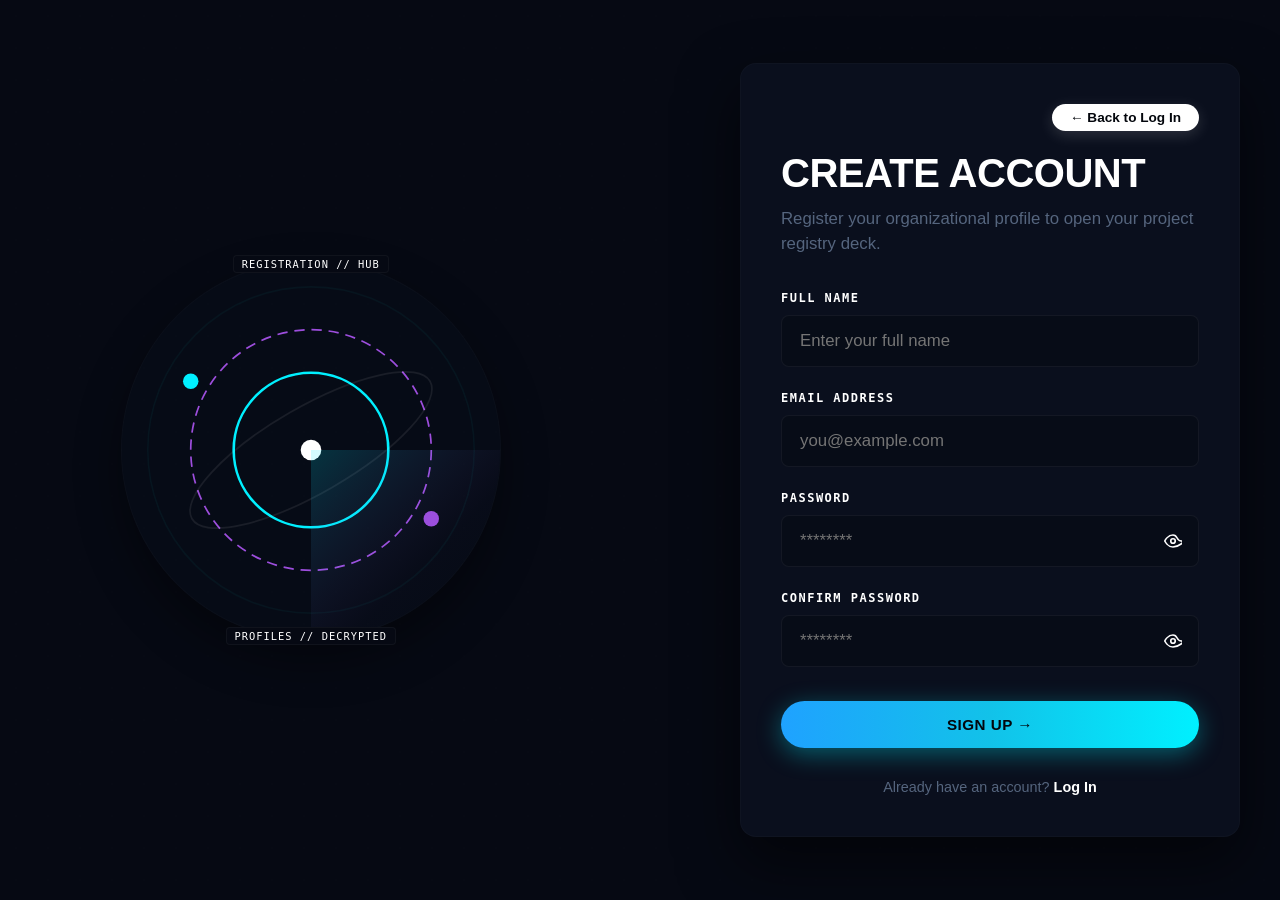
<file: signup.html>
<!DOCTYPE html>
<html lang="en">
<head>
    <meta charset="UTF-8">
    <meta name="viewport" content="width=device-width, initial-scale=1.0, maximum-scale=1.0, user-scalable=no">
    <title>Registration Gateway // Stackly Systems</title>
    <link rel="stylesheet" href="style.css">
</head>
<body class="fullscreen-portal-body">

    <section class="login-portal-section">
        <!-- Technical backdrop micro-grid lines -->
        <div class="portal-grid-backdrop"></div>

        <div class="portal-split-container">
            
            <!-- ==========================================
               LEFT COLUMN - SATELLITE RADAR HUD SCOPE
            ========================================== -->
            <div class="portal-left-visual">
                <div class="vector-hud-scope">
                    <svg class="hud-matrix-svg" viewBox="0 0 220 220" xmlns="http://w3.org">
                        <defs>
                            <linearGradient id="beamGlow" x1="0%" y1="0%" x2="100%" y2="100%">
                                <stop offset="0%" stop-color="rgba(0, 240, 255, 0.18)" stop-opacity="1"/>
                                <stop offset="60%" stop-color="rgba(157, 78, 221, 0.03)" stop-opacity="0.4"/>
                                <stop offset="100%" stop-color="transparent" stop-opacity="0"/>
                            </linearGradient>
                        </defs>
                        <circle cx="110" cy="110" r="95" fill="none" stroke="rgba(0, 240, 255, 0.04)" stroke-width="1" />
                        <circle cx="110" cy="110" r="70" fill="none" stroke="#9d4edd" stroke-width="1" stroke-dasharray="6, 4" class="radar-inner-ring" />
                        <circle cx="110" cy="110" r="45" fill="none" stroke="#00f0ff" stroke-width="1.5" />
                        <circle cx="110" cy="110" r="6" fill="#ffffff" />
                        
                        <g class="satellite-orbit-group">
                            <ellipse cx="110" cy="110" rx="80" ry="25" fill="none" stroke="rgba(255, 255, 255, 0.08)" stroke-width="1" transform="rotate(-30 110 110)" />
                            <circle cx="40" cy="70" r="4.5" fill="#00f0ff" class="radar-ping-dot" />
                            <circle cx="180" cy="150" r="4.5" fill="#9d4edd" class="radar-ping-dot" />
                        </g>
                        <path d="M110,110 L220,110 A110,110 0 0,1 110,220 Z" fill="url(#beamGlow)" class="radar-sweep-beam-path"/>
                    </svg>
                    <div class="hud-telemetry-chip chip-top">REGISTRATION // HUB</div>
                    <div class="hud-telemetry-chip chip-bottom">PROFILES // DECRYPTED</div>
                </div>
            </div>

            <!-- ==========================================
               RIGHT COLUMN - SECURE SIGNUP CARD
            ========================================== -->
            <div class="portal-right-card-panel">
                <div class="secure-auth-card">
                    
                    <!-- Back to Log In Link -->
                    <div class="card-top-nav-row">
                        <a href="login.html" class="home-nav-pill">← Back to Log In</a>
                    </div>

                    <h1 class="portal-main-title">CREATE ACCOUNT</h1>
                    <p class="portal-subtitle">Register your organizational profile to open your project registry deck.</p>

                    <form id="secureSignupForm" novalidate>
                        
                        <!-- Input: Operator Full Name -->
                        <div class="console-input-group">
                            <label for="inputFullName">FULL NAME</label>
                            <input type="text" id="inputFullName" class="portal-console-input" placeholder="Enter your full name" autocomplete="off">
                        </div>

                        <!-- Input: Secure Email Address -->
                        <div class="console-input-group">
                            <label for="inputEmail">EMAIL ADDRESS</label>
                            <input type="email" id="inputEmail" class="portal-console-input" placeholder="you@example.com" autocomplete="off">
                        </div>

                        <!-- Input: Original Password Token -->
                        <div class="console-input-group">
                            <label for="inputPassword">PASSWORD</label>
                            <div class="password-field-wrapper">
                                <input type="password" id="inputPassword" class="portal-console-input" placeholder="********" autocomplete="off">
                                <button type="button" class="password-toggle-peek" id="passwordVisToggle" aria-label="Toggle visibility">
                                    <svg viewBox="0 0 24 24" class="peek-svg"><path d="M1 12s4-8 11-8 4 8 11 8-4 8-11 8-11-8-11-8z"></path><circle cx="12" cy="12" r="3"></circle></svg>
                                </button>
                            </div>
                        </div>

                        <!-- Input: Password Confirmation Match Field -->
                        <div class="console-input-group">
                            <label for="inputConfirmPassword">CONFIRM PASSWORD</label>
                            <div class="password-field-wrapper">
                                <input type="password" id="inputConfirmPassword" class="portal-console-input" placeholder="********" autocomplete="off">
                                <button type="button" class="password-toggle-peek" id="confirmPasswordVisToggle" aria-label="Toggle visibility">
                                    <svg viewBox="0 0 24 24" class="peek-svg"><path d="M1 12s4-8 11-8 4 8 11 8-4 8-11 8-11-8-11-8z"></path><circle cx="12" cy="12" r="3"></circle></svg>
                                </button>
                            </div>
                        </div>

                        <!-- Access Account Initialization Action Button -->
                        <button type="submit" class="secure-login-submit-btn">
                            <span>SIGN UP →</span>
                        </button>

                        <!-- Already have an account row -->
                        <div class="portal-form-footer" style="margin-top: 30px;">
                            <span>Already have an account? <a href="login.html" class="signup-redirect-anchor">Log In</a></span>
                        </div>

                    </form>

                </div>
            </div>

        </div>
    </section>

<style>
    /* ==========================================
   RESET MARGINS & FORCE 100% CANVAS BOUNDS
========================================== */
html, body {
    margin: 0 !important;
    padding: 0 !important;
    width: 100% !important;
    height: 100% !important;
    background-color: #060913;
    overflow-x: hidden;
    font-family: -apple-system, BlinkMacSystemFont, "Segoe UI", Roboto, Helvetica, Arial, sans-serif;
    color: #ffffff;
}

.fullscreen-portal-body {
    display: flex;
    flex-direction: column;
    min-height: 100vh;
    width: 100vw;
    box-sizing: border-box;
}

:root {
    --bg-deep: #060913;
    --bg-surface: #0a0f1d;
    --neon-cyan: #00f0ff;
    --neon-purple: #9d4edd;
    --text-bright: #ffffff;
    --text-dim: #55657e;
    --accent-error: #ff3366;
}

/* ==========================================
   PROPORTIONAL FULL VIEWPORT SPLIT PANEL
========================================== */
.login-portal-section {
    position: relative;
    width: 100%;
    min-height: 100vh;
    display: flex;
    align-items: center;
    justify-content: center;
    box-sizing: border-box;
    padding: 0;
}

.portal-grid-backdrop {
    position: absolute;
    top: 0; left: 0; width: 100%; height: 100%;
    background-image: radial-gradient(rgba(255, 255, 255, 0.005) 1px, transparent 1px);
    background-size: 32px 32px;
    pointer-events: none; z-index: 1;
}

.portal-split-container {
    position: relative;
    width: 100%;
    max-width: 1340px;
    margin: 0 auto;
    padding: 0 40px;
    display: grid;
    grid-template-columns: 0.95fr 1.05fr;
    gap: 60px;
    align-items: center;
    z-index: 2;
}

/* ==========================================
   LEFT ZONE - CONTINUOUS MONITORING SONAR
========================================== */
.portal-left-visual {
    width: 100%; display: flex; justify-content: center; align-items: center;
}

.vector-hud-scope {
    position: relative; width: 100%; max-width: 380px;
    aspect-ratio: 1 / 1; background: rgba(13, 21, 39, 0.2);
    border: 1px solid rgba(255, 255, 255, 0.02); border-radius: 50%;
    display: flex; justify-content: center; align-items: center;
    box-shadow: 0 20px 45px rgba(0, 0, 0, 0.4);
}

.hud-matrix-svg { width: 100%; height: auto; display: block; }
.radar-sweep-beam-path { transform-origin: 110px 110px; animation: loopSweep 4s linear infinite; }
.radar-inner-ring { transform-origin: 110px 110px; animation: loopSweep 16s linear infinite reverse; }
.radar-ping-dot { animation: pulseDot 1.5s infinite ease-in-out; transform-origin: center; }

.hud-telemetry-chip {
    position: absolute; font-family: monospace; font-size: 0.65rem; color: white;
    letter-spacing: 1px; background-color: var(--bg-deep); padding: 2px 8px;
    border: 1px solid rgba(255, 255, 255, 0.04); border-radius: 4px;
}
.chip-top { top: -6px; } .chip-bottom { bottom: -6px; }

/* ==========================================
   RIGHT ZONE - SECURE REPLICATED AUTH CARD
========================================== */
.portal-right-card-panel {
    width: 100%; display: flex; justify-content: flex-end;
}

.secure-auth-card {
    width: 100%; max-width: 500px;
    background-color: var(--bg-surface);
    border: 1px solid rgba(255, 255, 255, 0.02);
    border-radius: 16px; padding: 40px;
    box-shadow: 0 25px 60px rgba(0, 0, 0, 0.55);
    box-sizing: border-box;
}

.card-top-nav-row {
    width: 100%; display: flex; justify-content: flex-end; margin-bottom: 20px;
}

.home-nav-pill {
    padding: 6px 18px; border-radius: 20px; font-size: 0.85rem; font-weight: 700;
    text-decoration: none; color: #03060c; background-color: var(--text-bright);
    box-shadow: 0 4px 15px rgba(255, 255, 255, 0.15);
    transition: transform 0.2s, box-shadow 0.2s;
}
.home-nav-pill:hover { transform: translateY(-1px); box-shadow: 0 6px 20px rgba(255, 255, 255, 0.25); }

.portal-main-title {
    font-size: 2.5rem; font-weight: 900; color: var(--text-bright);
    letter-spacing: -0.5px; margin: 0 0 10px 0; text-transform: uppercase; text-align: left;
}

.portal-subtitle {
    font-size: 1.05rem; color: #55657e; line-height: 1.5; text-align: left; margin: 0 0 35px 0;
}

.console-input-group {
    display: flex; flex-direction: column; align-items: flex-start; width: 100%; margin-bottom: 24px;
}
.console-input-group label {
    font-family: monospace; font-size: 0.75rem; font-weight: 700; color: white; letter-spacing: 1.5px; margin-bottom: 10px;
}

.portal-console-input {
    width: 100%; padding: 15px 18px;
    background-color: rgba(6, 9, 19, 0.45);
    border: 1px solid rgba(255, 255, 255, 0.05); border-radius: 8px;
    color: var(--text-bright); font-size: 1.05rem; box-sizing: border-box;
    transition: border-color 0.25s, box-shadow 0.25s;
}
.portal-console-input:focus { outline: none; border-color: rgba(0, 240, 255, 0.4); box-shadow: 0 0 8px rgba(0, 240, 255, 0.15); }

/* ==========================================
   PASSWORD POSITION EYE FIXED WRAPPER
========================================== */
.password-field-wrapper { 
    width: 100%; 
    position: relative; 
    display: block;
    box-sizing: border-box;
}

/* Reserves space on the right edge so long security keys never text-bleed into the icon */
.password-field-wrapper .portal-console-input { 
    padding-right: 54px !important; 
}

.password-toggle-peek {
    position: absolute; 
    /* Hard locks the eye button container inside the inner right perimeter bounds */
    right: 16px; 
    top: 50%; 
    transform: translateY(-50%);
    background: none !important; 
    border: none !important; 
    cursor: pointer; 
    padding: 4px !important; 
    margin: 0 !important;
    display: inline-flex; 
    align-items: center;
    justify-content: center;
    z-index: 5;
}
.peek-svg { width: 18px; height: 18px; fill: none; stroke: white; stroke-width: 2.2; transition: stroke 0.2s; pointer-events: none; }
.password-toggle-peek:hover .peek-svg { stroke: var(--text-bright); filter: drop-shadow(0 0 4px var(--neon-cyan)); }
.password-toggle-peek.revealing-peek .peek-svg { stroke: var(--neon-cyan); filter: drop-shadow(0 0 6px var(--neon-cyan)); }

/* ===== PASSWORD EYE ICON ALIGNMENT FIX ===== */

.password-field-wrapper {
    position: relative;
    width: 100%;
}

.password-field-wrapper #inputPassword {
    width: 100%;
    padding-right: 52px;
    box-sizing: border-box;
}

.password-toggle-peek {
    position: absolute;
    top: 50%;
    right: 10px;
    transform: translateY(-50%);

    width: 32px;
    height: 32px;

    display: flex;
    align-items: center;
    justify-content: center;

    padding: 0;
    margin: 0;

    border: 0;
    outline: none;
    background: transparent;

    cursor: pointer;
    z-index: 10;
}

.peek-svg {
    width: 18px;
    height: 18px;
    fill: none;
    stroke: white;
    stroke-width: 2.2;
    transition: stroke 0.2s, filter 0.2s;
    pointer-events: none;
}

.password-toggle-peek:hover .peek-svg {
    stroke: var(--text-bright);
    filter: drop-shadow(0 0 4px var(--neon-cyan));
}

.password-toggle-peek.revealing-peek .peek-svg {
    stroke: var(--neon-cyan);
    filter: drop-shadow(0 0 6px var(--neon-cyan));
}
.secure-login-submit-btn {
    width: 100%; padding: 15px; border-radius: 25px; border: none;
    background: linear-gradient(90deg, #1fa2ff, #12c2e9, #00f0ff);
    color: #03060c; font-size: 0.95rem; font-weight: 800; letter-spacing: 0.5px;
    cursor: pointer; box-shadow: 0 6px 25px rgba(0, 240, 255, 0.35);
    transition: transform 0.2s, box-shadow 0.3s;
    margin-top: 10px;
}
.secure-login-submit-btn:hover { transform: translateY(-1px); box-shadow: 0 10px 30px rgba(0, 240, 255, 0.5); }

.portal-form-footer { width: 100%; text-align: center; }
.portal-form-footer span { font-size: 0.9rem; color: #55657e; }
.signup-redirect-anchor { font-weight: 700; color: var(--text-bright); text-decoration: none; }
.signup-redirect-anchor:hover { text-decoration: underline; color: var(--neon-cyan); }

.input-alert-flash { animation: perimeterErrorFlash 0.3s ease infinite alternate; }

@keyframes loopSweep { 0% { transform: rotate(0deg); } 100% { transform: rotate(360deg); } }
@keyframes pulseDot { 0%, 100% { transform: scale(1); opacity: 0.5; } 50% { transform: scale(1.3); opacity: 1; } }
@keyframes perimeterErrorFlash { 0% { box-shadow: 0 0 4px rgba(255, 51, 102, 0.2); border-color: rgba(255, 51, 102, 0.4); } 100% { box-shadow: 0 0 10px rgba(255, 51, 102, 0.6); border-color: var(--accent-error); } }

/* ==========================================
   FLUID RESPONSIVE VIEWPORT CONSTRAINTS
========================================== */
@media (max-width: 992px) {
    .portal-split-container { grid-template-columns: 1fr; gap: 40px; padding: 0 24px; }
    .portal-left-visual { display: none; } 
    .portal-right-card-panel { justify-content: center; }
    .secure-auth-card { max-width: 100%; }
}

@media (max-width: 480px) {
    .portal-split-container { padding: 0 16px; }
    .secure-auth-card { padding: 30px 16px; }
    .portal-main-title { font-size: 1.85rem; }
    .secure-login-submit-btn { border-radius: 8px; }
}

</style>

<script>
    document.addEventListener("DOMContentLoaded", () => {
    
    const signupForm = document.getElementById("secureSignupForm");
    const nameInput = document.getElementById("inputFullName");
    const emailInput = document.getElementById("inputEmail");
    const passwordInput = document.getElementById("inputPassword");
    const confirmPasswordInput = document.getElementById("inputConfirmPassword");
    
    const passwordVisToggle = document.getElementById("passwordVisToggle");
    const confirmPasswordVisToggle = document.getElementById("confirmPasswordVisToggle");

    // 1. DUAL TOGGLE BINDING: Swaps type variables and maps the active glow class
    function setupVisibilityToggler(toggleNode, fieldNode) {
        if (toggleNode && fieldNode) {
            toggleNode.addEventListener("click", (event) => {
                event.preventDefault(); // Prevents layout form bubbling triggers
                
                const isMaskedType = fieldNode.getAttribute("type") === "password";
                fieldNode.setAttribute("type", isMaskedType ? "text" : "password");
                
                if (isMaskedType) {
                    toggleNode.classList.add("revealing-peek");
                } else {
                    toggleNode.classList.remove("revealing-peek");
                }
            });
        }
    }

    // Instantiate toggles across fields independently to maintain focus targets
    setupVisibilityToggler(passwordVisToggle, passwordInput);
    setupVisibilityToggler(confirmPasswordVisToggle, confirmPasswordInput);

    // 2. DATA TRANSMISSION INPUT VALIDATORS
    if (signupForm) {
        signupForm.addEventListener("submit", (event) => {
            event.preventDefault();

            const inputCollection = [nameInput, emailInput, passwordInput, confirmPasswordInput];
            let allFieldsPopulated = true;

            // Empty field verification scan
            inputCollection.forEach(node => {
                if (!node.value.trim()) {
                    allFieldsPopulated = false;
                    node.style.borderColor = "var(--accent-error)";
                    node.classList.add("input-alert-flash");
                }
            });

            if (!allFieldsPopulated) {
                alert("ACCESS DENIED: Please fill the required fields before submitting sign up logs.");
                return;
            }

            // Cryptographic confirmation match validator checks
            if (passwordInput.value !== confirmPasswordInput.value) {
                confirmPasswordInput.style.borderColor = "var(--accent-error)";
                confirmPasswordInput.classList.add("input-alert-flash");
                alert("CRITICAL VALIDATION ERROR: Password confirmation string does not match the original token key.");
                return;
            }

            alert("SUCCESS: Successfully signed up. Welcome to the console node.");
            window.location.href = "login.html";
        });

        // Strip alert notification frames instantly upon subsequent key input adaptations
        [nameInput, emailInput, passwordInput, confirmPasswordInput].forEach(node => {
            if (node) {
                node.addEventListener("input", () => {
                    node.style.borderColor = "rgba(255, 255, 255, 0.05)";
                    node.classList.remove("input-alert-flash");
                });
            }
        });
    }
});

</script>
</body>
</html>
</file>
<file: style.css>
:root {
    /* Unique Cyberpunk Quantum Palette */
    --bg-deep: #060913;
    --bg-surface: #0d1527;
    --neon-cyan: #00f0ff;
    --neon-purple: #9d4edd;
    --text-bright: #ffffff;
    --text-dim: #64748b;
    --accent-success: #00ff88;
}

* {
    box-sizing: border-box;
    margin: 0;
    padding: 0;
}

body {
    font-family: 'Segoe UI', system-ui, sans-serif;
    background-color: var(--bg-deep);
    color: var(--text-bright);
    min-height: 100vh;
    overflow: hidden;
    display: flex;
    justify-content: center;
    align-items: center;
}

/* ==========================================
   1. CREATIVE PRELOADER STYLES 
========================================== */
#preloader {
    position: fixed;
    top: 0;
    left: 0;
    width: 100%;
    height: 100%;
    background-color: var(--bg-deep);
    display: flex;
    flex-direction: column;
    justify-content: center;
    align-items: center;
    z-index: 9999;
    transition: opacity 0.5s ease, transform 0.6s cubic-bezier(0.77, 0, 0.175, 1);
    padding: 20px;
}

.cyber-anim-container {
    position: relative;
    width: 160px;
    height: 160px;
    display: flex;
    justify-content: center;
    align-items: center;
    margin-bottom: 30px;
}

.orbital-ring {
    position: absolute;
    width: 100%;
    height: 100%;
    border: 2px dashed rgba(0, 240, 255, 0.3);
    border-radius: 50%;
    animation: rotateClockwise 8s linear infinite;
}

.orbital-ring-inner {
    position: absolute;
    width: 80%;
    height: 80%;
    border: 2px solid transparent;
    border-top-color: var(--neon-purple);
    border-bottom-color: var(--neon-purple);
    border-radius: 50%;
    animation: rotateCounterClockwise 3s linear infinite;
}

.svg-shield-icon {
    width: 55px;
    height: 55px;
    fill: none;
    stroke: var(--neon-cyan);
    stroke-width: 2;
    filter: drop-shadow(0 0 12px var(--neon-cyan));
    animation: shieldPulse 1.5s ease-in-out infinite alternate;
    z-index: 2;
}

.loader-title {
    font-size: 1.6rem;
    font-weight: 800;
    letter-spacing: 5px;
    text-transform: uppercase;
    color: var(--text-bright);
    margin-bottom: 8px;
    text-align: center;
    background: linear-gradient(45deg, var(--neon-cyan), var(--neon-purple));
    -webkit-background-clip: text;
    -webkit-text-fill-color: transparent;
}

.loader-status {
    font-size: 0.85rem;
    color: var(--text-dim);
    letter-spacing: 2px;
    text-transform: uppercase;
    font-family: monospace;
    display: flex;
    align-items: center;
    gap: 5px;
}

.loader-status::after {
    content: '...';
    animation: blinkingDots 1.5s steps(4, end) infinite;
    width: 12px;
    text-align: left;
}

.progress-timeline {
    width: 180px;
    height: 3px;
    background: rgba(255, 255, 255, 0.05);
    border-radius: 10px;
    margin-top: 20px;
    overflow: hidden;
    position: relative;
}

.progress-fill {
    height: 100%;
    width: 0%;
    background: linear-gradient(90deg, var(--neon-cyan), var(--neon-purple));
    box-shadow: 0 0 8px var(--neon-cyan);
    animation: loadBar 2s cubic-bezier(0.1, 0.85, 0.25, 1) forwards;
}

#preloader.loaded {
    opacity: 0;
    transform: scale(1.08);
    pointer-events: none;
}

/* ==========================================
   2. MAIN APPLICATION CARD & CONTENT
========================================== */
#appContent {
    opacity: 0;
    transform: translateY(20px);
    transition: opacity 0.6s ease 0.2s, transform 0.6s ease 0.2s;
    width: 100%;
    max-width: 480px;
    padding: 20px;
    z-index: 1;
}

#appContent.visible {
    opacity: 1;
    transform: translateY(0);
}

.secure-card {
    background-color: var(--bg-surface);
    padding: 30px;
    border-radius: 16px;
    border: 1px solid rgba(157, 78, 221, 0.2);
    box-shadow: 0 16px 40px rgba(0, 0, 0, 0.5);
    position: relative;
    overflow: hidden;
}

.secure-card::before {
    content: '';
    position: absolute;
    top: -50px;
    right: -50px;
    width: 120px;
    height: 120px;
    background: radial-gradient(circle, rgba(0,240,255,0.15) 0%, transparent 70%);
    pointer-events: none;
}

.card-header {
    display: flex;
    align-items: center;
    gap: 15px;
    margin-bottom: 25px;
    border-bottom: 1px solid rgba(255, 255, 255, 0.08);
    padding-bottom: 15px;
}

.card-header svg {
    width: 32px;
    height: 32px;
    stroke: var(--neon-purple);
    fill: none;
    stroke-width: 2;
}

.card-header h2 {
    font-size: 1.25rem;
    font-weight: 700;
    letter-spacing: 0.5px;
}

/* Dynamic container layout replacing the old text form fields */
.protection-status-box {
    background-color: var(--bg-deep);
    padding: 20px;
    border-radius: 8px;
    border: 1px solid rgba(255, 255, 255, 0.05);
    margin-bottom: 25px;
}

.status-indicator {
    display: flex;
    align-items: center;
    gap: 10px;
    margin-bottom: 10px;
}

.pulse-dot {
    width: 8px;
    height: 8px;
    background-color: var(--accent-success);
    border-radius: 50%;
    box-shadow: 0 0 10px var(--accent-success);
    animation: beaconPulse 1.5s infinite ease-in-out;
}

.status-indicator p {
    font-size: 0.95rem;
}

.status-desc {
    font-size: 0.85rem;
    color: var(--text-dim);
    line-height: 1.5;
}

button {
    width: 100%;
    padding: 14px;
    background: linear-gradient(90deg, var(--neon-purple), var(--neon-cyan));
    color: var(--text-bright);
    border: none;
    border-radius: 8px;
    font-size: 0.95rem;
    font-weight: 700;
    letter-spacing: 1px;
    text-transform: uppercase;
    cursor: pointer;
    transition: transform 0.2s ease, box-shadow 0.3s ease;
}

button:hover {
    box-shadow: 0 0 20px rgba(0, 240, 255, 0.4);
    transform: translateY(-1px);
}

button:active {
    transform: translateY(1px);
}

/* ==========================================
   3. KEYFRAME ANIMATIONS 
========================================== */
@keyframes rotateClockwise {
    0% { transform: rotate(0deg); }
    100% { transform: rotate(360deg); }
}

@keyframes rotateCounterClockwise {
    0% { transform: rotate(360deg); }
    100% { transform: rotate(0deg); }
}

@keyframes shieldPulse {
    0% { transform: scale(0.95); opacity: 0.8; }
    100% { transform: scale(1.05); opacity: 1; }
}

@keyframes blinkingDots {
    0%, 20% { content: '.'; }
    40% { content: '..'; }
    60%, 100% { content: '...'; }
}

@keyframes loadBar {
    0% { width: 0%; }
    100% { width: 100%; }
}

@keyframes beaconPulse {
    0%, 100% { transform: scale(1); opacity: 0.6; }
    50% { transform: scale(1.3); opacity: 1; }
}

/* ==========================================
   4. RESPONSIVE DESIGN (MEDIA QUERIES)
========================================== */
@media (max-width: 480px) {
    body {
        padding: 15px;
    }
    .secure-card {
        padding: 22px 18px;
    }
    .cyber-anim-container {
        width: 130px;
        height: 130px;
    }
    .svg-shield-icon {
        width: 45px;
        height: 45px;
    }
    .loader-title {
        font-size: 1.4rem;
        letter-spacing: 3px;
    }
    .card-header h2 {
        font-size: 1.1rem;
    }
}

@media (max-height: 500px) and (orientation: landscape) {
    body {
        align-items: flex-start;
        overflow-y: auto;
        padding: 20px;
    }
    #preloader {
        flex-direction: row;
        gap: 40px;
    }
    .cyber-anim-container {
        margin-bottom: 0;
    }
}

:root {
    --bg-surface: #0d1527;
    --neon-cyan: #00f0ff;
    --neon-purple: #9d4edd;
    --text-bright: #ffffff;
    --text-dim: #64748b;
    --header-height: 70px;
}

/* ==========================================
   FIXED CORE HEADER STYLING
========================================== */
.main-header {
    position: fixed;
    top: 0;
    left: 0;
    width: 100%;
    height: var(--header-height);
    background-color: rgba(6, 9, 19, 0.85);
    backdrop-filter: blur(12px);
    -webkit-backdrop-filter: blur(12px);
    border-bottom: 1px solid rgba(0, 240, 255, 0.1);
    z-index: 1000;
}

.header-container {
    max-width: 1240px;
    height: 100%;
    margin: 0 auto;
    padding: 0 40px;
    display: flex;
    justify-content: space-between;
    align-items: center;
}

.logo-wrapper {
    cursor: pointer;
    display: flex;
    align-items: center;
    transition: transform 0.2s ease;
}

.logo-wrapper:hover {
    transform: scale(1.02);
}

.brand-img {
    height: 32px;
    width: auto;
    display: block;
}

/* Central Alignment Navigation Flex-Row */
.nav-menu {
    display: flex;
    align-items: center;
    gap: 28px; /* Slightly tightened to elegantly support 6 links */
}

.nav-link {
    color: var(--text-dim);
    text-decoration: none;
    font-size: 0.95rem;
    font-weight: 500;
    letter-spacing: 0.5px;
    transition: color 0.3s ease;
}

.nav-link:hover, .nav-link.active {
    color: var(--neon-cyan);
    text-shadow: 0 0 8px rgba(0, 240, 255, 0.4);
}

/* Right Corner Authorization Rules */
.auth-wrapper {
    display: flex;
    align-items: center;
}

.auth-btn {
    padding: 8px 18px;
    background: transparent;
    border: 1px solid var(--neon-purple);
    color: var(--text-bright);
    border-radius: 6px;
    font-size: 0.85rem;
    font-weight: 600;
    cursor: pointer;
    transition: all 0.3s ease;
}

.auth-btn:hover {
    background-color: var(--neon-purple);
    box-shadow: 0 0 12px rgba(157, 78, 221, 0.4);
}

/* Hamburger Vector Box Icon Styling Elements */
.hamburger-menu {
    display: none;
    flex-direction: column;
    justify-content: space-between;
    width: 22px;
    height: 16px;
    background: transparent;
    border: none;
    cursor: pointer;
    z-index: 1010;
}

.hamburger-menu .bar {
    width: 100%;
    height: 2px;
    background-color: var(--text-bright);
    border-radius: 2px;
    transition: all 0.3s ease;
}

/* Full-Screen Blur Backdrop Layer */
.blur-backdrop {
    position: fixed;
    top: 0;
    left: 0;
    width: 100vw;
    height: 100vh;
    background-color: rgba(6, 9, 19, 0.4);
    backdrop-filter: blur(8px);
    -webkit-backdrop-filter: blur(8px);
    z-index: 998;
    opacity: 0;
    pointer-events: none;
    transition: opacity 0.4s ease;
}

/* ==========================================
   MOBILE INTERFACE DRAWER BREAKPOINTS
========================================== */
@media (max-width: 992px) {
    .hamburger-menu {
        display: flex;
    }

    /* Transform navigation row into a top drop-down menu layer */
    .nav-menu {
        position: fixed;
        top: var(--header-height);
        left: 0;
        width: 100%;
        background-color: var(--bg-surface);
        border-bottom: 1px solid rgba(0, 240, 255, 0.1);
        flex-direction: column;
        gap: 0;
        padding: 10px 0;
        transform: translateY(-110%);
        transition: transform 0.4s cubic-bezier(0.1, 0.85, 0.25, 1);
        z-index: 999;
    }

    .nav-link {
        width: 100%;
        text-align: center;
        padding: 16px 0;
        border-bottom: 1px solid rgba(255, 255, 255, 0.02);
    }

    .auth-wrapper {
        margin-right: 25px;
    }

    /* Trigger state toggles managed by JavaScript classes */
    body.menu-open .blur-backdrop {
        opacity: 1;
        pointer-events: auto;
    }

    body.menu-open .nav-menu {
        transform: translateY(0);
    }

    /* Animate Hamburger bars into an "X" shape */
    body.menu-open .hamburger-menu .bar:nth-child(1) {
        transform: translateY(7px) rotate(45deg);
        background-color: var(--neon-cyan);
    }
    body.menu-open .hamburger-menu .bar:nth-child(2) {
        opacity: 0;
    }
    body.menu-open .hamburger-menu .bar:nth-child(3) {
        transform: translateY(-7px) rotate(-45deg);
        background-color: var(--neon-cyan);
    }
}

@media (max-width: 480px) {
    .auth-wrapper {
        display: none; /* Hides auth shortcut button for extra padding safety on mobile screens */
    }
}

/* =========================================================
   FINAL FIX — HERO + NEXT SECTION VERTICAL FLOW
   Add this at the VERY BOTTOM of style.css
========================================================= */

html {
    width: 100%;
    min-height: 100%;
}

body {
    width: 100%;
    min-height: 100vh;

    /* IMPORTANT: remove old horizontal flex layout */
    display: block !important;

    margin: 0 !important;
    padding: 0 !important;

    overflow-x: hidden !important;
    overflow-y: auto !important;

    background-color: var(--bg-deep);
}

/* =========================================================
   HEADER
========================================================= */

.main-header {
    position: fixed !important;
    top: 0;
    left: 0;
    width: 100%;
    z-index: 1000;
}

/* =========================================================
   HERO SECTION
========================================================= */

.hero-section {
    position: relative !important;
    display: flex !important;

    width: 100%;
    min-height: calc(100vh - var(--header-height));

    margin: 0 !important;
    padding: 60px 0;

    box-sizing: border-box;

    clear: both;
    float: none;

    overflow: hidden;
    z-index: 1;
}

/* =========================================================
   HERO CONTAINER
========================================================= */

.hero-container {
    position: relative;
    width: 100%;
    max-width: 1240px;

    margin: 0 auto;
    box-sizing: border-box;
}

/* =========================================================
   BRAND CAROUSEL — MUST COME BELOW HERO
========================================================= */

.brand-carousel-section {
    position: relative !important;
    display: block !important;

    width: 100%;

    margin: 0 !important;
    padding-top: 0;
    padding-bottom: 20px;

    box-sizing: border-box;

    clear: both;
    float: none;

    overflow: hidden;

    z-index: 2;
}

/* =========================================================
   MARQUEE
========================================================= */

.marquee-viewport {
    position: relative;
    width: 100%;

    overflow: hidden;
    box-sizing: border-box;
}

.marquee-track {
    position: relative;
}

/* =========================================================
   TABLET
========================================================= */

@media (max-width: 992px) {

    .hero-section {
        min-height: auto !important;
        padding-top: 100px;
        padding-bottom: 60px;
    }

    .brand-carousel-section {
        min-height: auto;
    }
}

/* =========================================================
   MOBILE
========================================================= */

@media (max-width: 480px) {

    .hero-section {
        min-height: auto !important;
        padding-top: 90px;
        padding-bottom: 45px;
    }

    .brand-carousel-section {
        padding-bottom: 15px;
    }
}


.header-container {
    display: flex;
    align-items: center;
    justify-content: space-between;
}

.auth-wrapper {
    display: flex;
    align-items: center;
}

.hamburger-menu {
    display: none;
}


/* =========================================================
   TABLET + MOBILE
========================================================= */

@media (max-width: 992px) {

    .header-container {
        padding: 0 20px;
    }

    /* Hide desktop navigation initially */
    .nav-menu {
        position: fixed;
        top: var(--header-height);
        left: 0;
        width: 100%;
        max-height: calc(100vh - var(--header-height));

        display: flex;
        flex-direction: column;
        align-items: stretch;

        background: rgba(13, 21, 39, 0.98);
        backdrop-filter: blur(15px);
        -webkit-backdrop-filter: blur(15px);

        border-top: 1px solid rgba(0, 240, 255, 0.08);
        border-bottom: 1px solid rgba(0, 240, 255, 0.15);

        padding: 10px 20px 20px;
        gap: 0;

        transform: translateY(-120%);
        opacity: 0;
        visibility: hidden;

        transition:
            transform 0.4s ease,
            opacity 0.3s ease,
            visibility 0.3s ease;

        overflow-y: auto;
        z-index: 999;
    }


    /* Navigation OPEN */
    body.menu-open .nav-menu {
        transform: translateY(0);
        opacity: 1;
        visibility: visible;
    }


    /* Individual navigation links */
    .nav-menu .nav-link {
        width: 100%;
        padding: 15px 10px;

        text-align: left;

        color: var(--text-bright);

        border-bottom: 1px solid rgba(255, 255, 255, 0.06);
    }

    .nav-menu .nav-link:hover,
    .nav-menu .nav-link.active {
        color: var(--neon-cyan);
        background: rgba(0, 240, 255, 0.05);
    }


    /* =====================================================
       RIGHT SIDE CONTROLS
       Access Console + Hamburger
    ===================================================== */

    .auth-wrapper {
        display: flex !important;
        align-items: center;
        margin-left: auto;
        margin-right: 12px;
    }

    .auth-btn {
        display: block !important;

        width: auto;
        min-width: 125px;

        padding: 8px 14px;

        font-size: 0.75rem;
        white-space: nowrap;
    }


    /* Hamburger */
    .hamburger-menu {
        display: flex !important;

        flex-shrink: 0;

        width: 30px;
        height: 24px;

        padding: 3px;

        background: transparent !important;
        border: none !important;

        align-items: center;
        justify-content: space-between;

        cursor: pointer;

        z-index: 1010;
    }

    .hamburger-menu .bar {
        display: block;

        width: 100%;
        height: 3px;

        background-color: #ffffff !important;

        border-radius: 3px;

        box-shadow: 0 0 6px rgba(255, 255, 255, 0.5);

        transition: all 0.3s ease;
    }


    /* Hamburger X animation */
    body.menu-open .hamburger-menu .bar:nth-child(1) {
        transform: translateY(8px) rotate(45deg);
        background-color: var(--neon-cyan) !important;
    }

    body.menu-open .hamburger-menu .bar:nth-child(2) {
        opacity: 0;
    }

    body.menu-open .hamburger-menu .bar:nth-child(3) {
        transform: translateY(-8px) rotate(-45deg);
        background-color: var(--neon-cyan) !important;
    }


    /* Blur overlay */
    .blur-backdrop {
        z-index: 998;
    }

    body.menu-open .blur-backdrop {
        opacity: 1;
        pointer-events: auto;
    }


    /* Prevent page scrolling while menu is open */
    body.menu-open {
        overflow: hidden !important;
    }
}


/* =========================================================
   SMALL MOBILE
========================================================= */

@media (max-width: 480px) {

    .header-container {
        padding: 0 14px;
    }

    /* IMPORTANT:
       Do NOT hide auth-wrapper */
    .auth-wrapper {
        display: flex !important;
        margin-right: 8px;
    }

    .auth-btn {
        min-width: auto;
        padding: 7px 10px;

        font-size: 0.68rem;
        letter-spacing: 0.5px;
    }

    .hamburger-menu {
        width: 28px;
        height: 23px;
    }

    .hamburger-menu .bar {
        height: 3px;
    }

    .brand-img {
        height: 28px;
    }

    .nav-menu {
        padding-left: 15px;
        padding-right: 15px;
    }
}


/* =========================================================
   VERY SMALL PHONES
========================================================= */

@media (max-width: 360px) {

    .header-container {
        padding: 0 10px;
    }

    .brand-img {
        height: 25px;
    }

    .auth-wrapper {
        margin-right: 5px;
    }

    .auth-btn {
        padding: 6px 8px;
        font-size: 0.62rem;
    }

    .hamburger-menu {
        width: 25px;
    }
}
</file>
